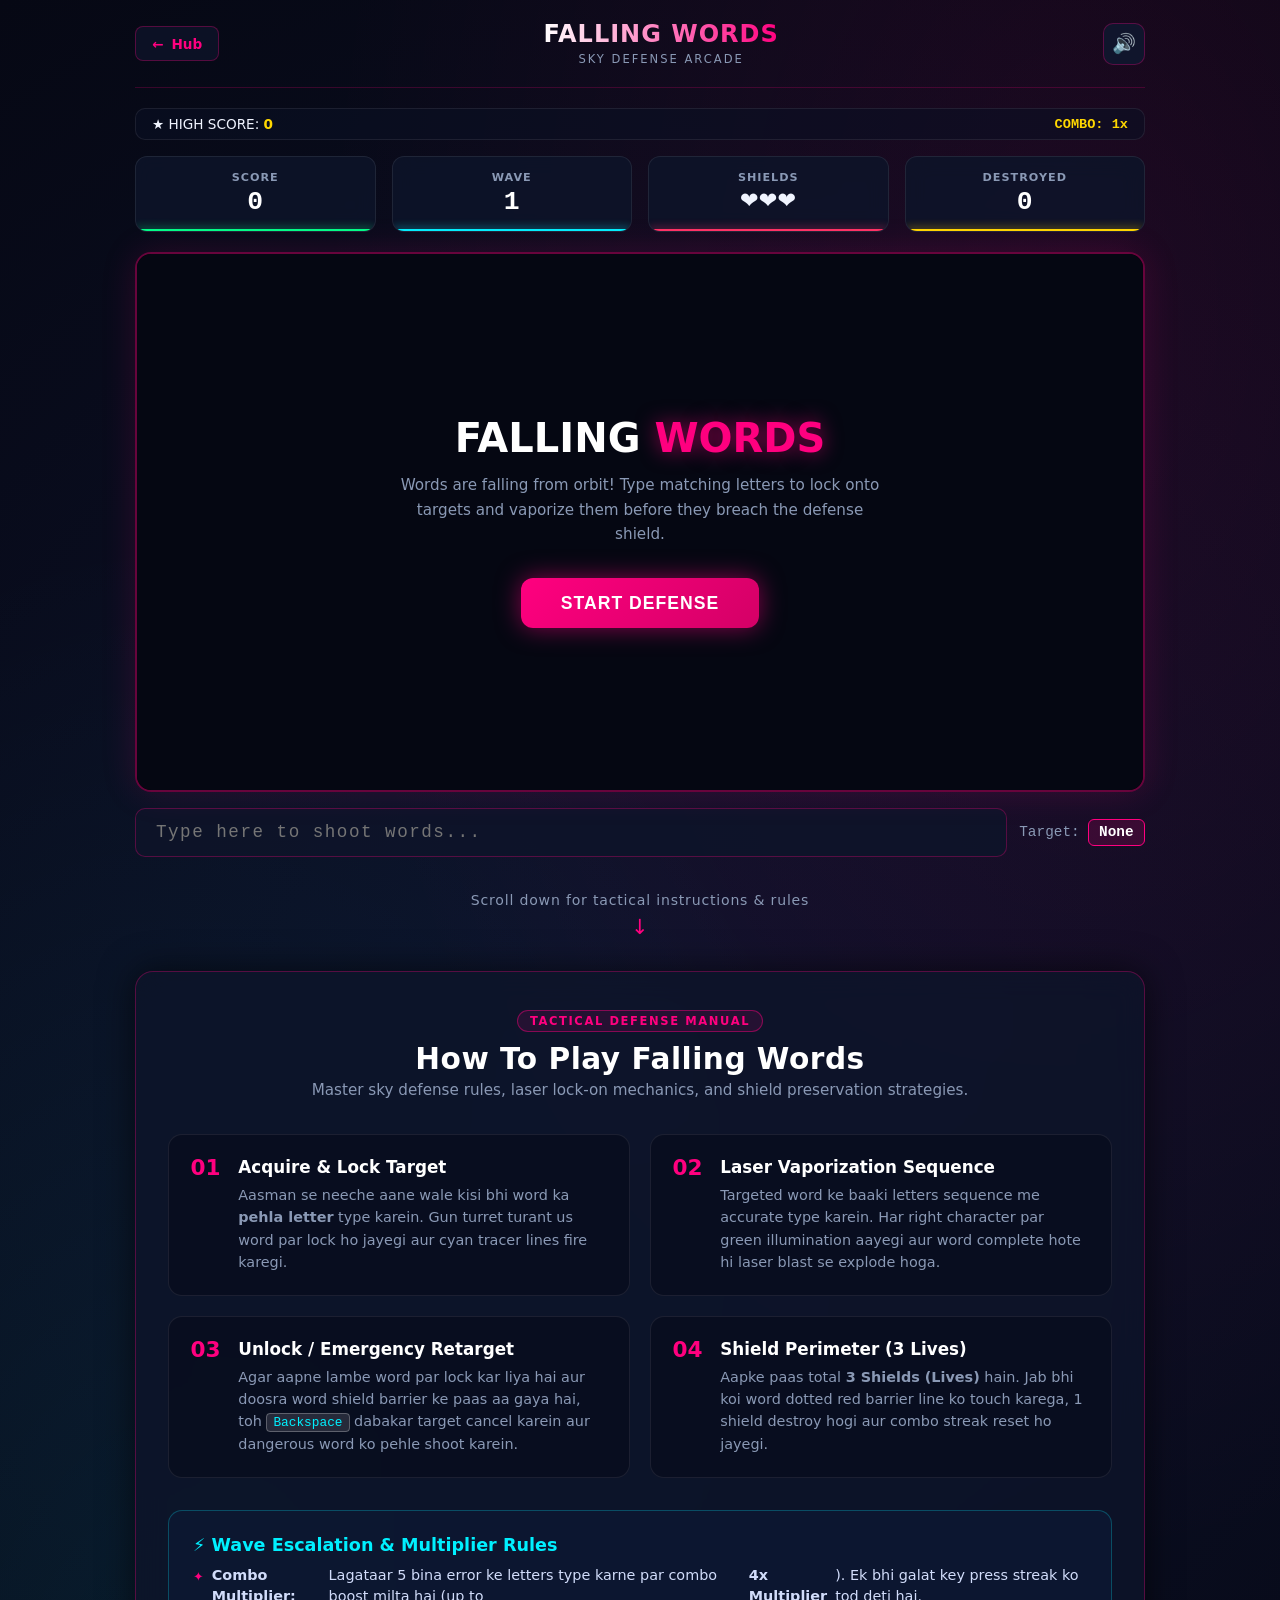
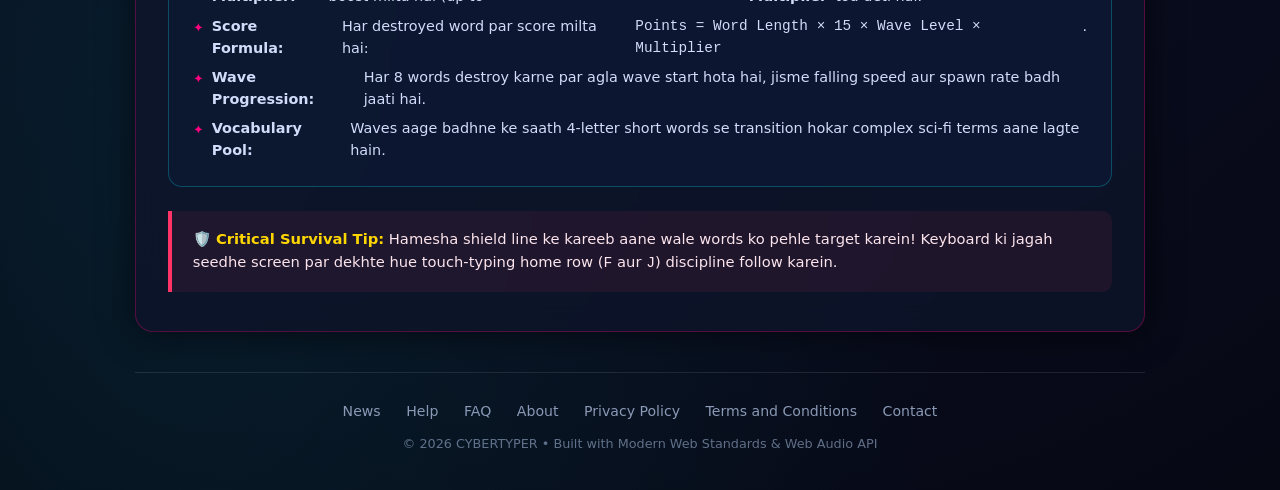
<file: games/falling-words.html>
<!DOCTYPE html>
<html lang="en">
<head>
  <meta charset="UTF-8">
  <meta name="viewport" content="width=device-width, initial-scale=1.0">
  <title>Falling Words // CYBERTYPER</title>
  <link rel="icon" type="image/svg+xml" href="data:image/svg+xml,<svg xmlns='http://www.w3.org/2000/svg' viewBox='0 0 100 100'><text y='.9em' font-size='90'>🌧️</text></svg>">
  <style>
    :root {
      --bg-deep: #060814;
      --bg-card: rgba(14, 20, 42, 0.85);
      --border-neon: rgba(255, 0, 127, 0.3);
      --cyan-glow: #00f0ff;
      --magenta-glow: #ff007f;
      --emerald-glow: #00ff88;
      --danger-glow: #ff3366;
      --gold-glow: #ffd700;
      --text-main: #f0f4ff;
      --text-muted: #8a99b5;
      --font-main: 'Segoe UI', system-ui, -apple-system, Roboto, Arial, sans-serif;
      --font-mono: 'Cascadia Code', 'Fira Code', Consolas, monospace;
    }

    * {
      box-sizing: border-box;
      margin: 0;
      padding: 0;
      -webkit-tap-highlight-color: transparent;
    }

    body {
      background-color: var(--bg-deep);
      background-image: 
        radial-gradient(ellipse at 85% 15%, rgba(255, 0, 127, 0.09) 0%, transparent 50%),
        radial-gradient(ellipse at 15% 85%, rgba(0, 240, 255, 0.08) 0%, transparent 50%),
        radial-gradient(circle at 50% 50%, #0d122b 0%, var(--bg-deep) 100%);
      color: var(--text-main);
      font-family: var(--font-main);
      min-height: 100vh;
      display: flex;
      flex-direction: column;
      overflow-x: hidden;
      user-select: none;
    }

    .container {
      width: 100%;
      max-width: 1050px;
      margin: 0 auto;
      padding: 1.25rem 1.25rem 2.5rem;
      display: flex;
      flex-direction: column;
      flex: 1;
    }

    /* Header */
    .game-header {
      display: flex;
      align-items: center;
      justify-content: space-between;
      padding-bottom: 1.25rem;
      border-bottom: 1px solid rgba(255, 0, 127, 0.2);
      margin-bottom: 1.25rem;
    }

    .back-btn {
      display: inline-flex;
      align-items: center;
      gap: 0.5rem;
      padding: 0.55rem 1rem;
      border-radius: 8px;
      background: rgba(14, 20, 42, 0.8);
      border: 1px solid var(--border-neon);
      color: var(--magenta-glow);
      text-decoration: none;
      font-weight: 600;
      font-size: 0.85rem;
      transition: all 0.2s ease;
    }

    .back-btn:hover {
      background: var(--magenta-glow);
      color: #fff;
      box-shadow: 0 0 15px rgba(255, 0, 127, 0.4);
    }

    .game-title-badge {
      text-align: center;
    }

    .game-title-badge h1 {
      font-size: 1.5rem;
      font-weight: 800;
      letter-spacing: 1px;
      background: linear-gradient(90deg, #fff, var(--magenta-glow));
      -webkit-background-clip: text;
      -webkit-text-fill-color: transparent;
    }

    .game-title-badge span {
      font-size: 0.72rem;
      color: var(--text-muted);
      letter-spacing: 2px;
      text-transform: uppercase;
    }

    .sound-toggle-btn {
      width: 42px;
      height: 42px;
      border-radius: 10px;
      background: rgba(16, 24, 48, 0.85);
      border: 1px solid var(--border-neon);
      color: var(--text-main);
      font-size: 1.2rem;
      cursor: pointer;
      display: flex;
      align-items: center;
      justify-content: center;
      transition: all 0.2s ease;
    }

    .sound-toggle-btn:hover {
      border-color: var(--magenta-glow);
      box-shadow: 0 0 15px rgba(255, 0, 127, 0.4);
    }

    .sound-toggle-btn.muted {
      border-color: rgba(255, 51, 102, 0.4);
      color: var(--danger-glow);
    }

    /* Top Strip: High Score & Multiplier */
    .top-info-bar {
      display: flex;
      justify-content: space-between;
      align-items: center;
      background: rgba(10, 16, 36, 0.6);
      border: 1px solid rgba(255, 255, 255, 0.08);
      border-radius: 10px;
      padding: 0.45rem 1rem;
      margin-bottom: 1rem;
      font-size: 0.85rem;
    }

    .combo-badge {
      color: var(--gold-glow);
      font-family: var(--font-mono);
      font-weight: 800;
    }

    /* HUD Bar */
    .hud-bar {
      display: grid;
      grid-template-columns: repeat(4, 1fr);
      gap: 1rem;
      margin-bottom: 1.25rem;
    }

    .stat-card {
      background: var(--bg-card);
      border: 1px solid rgba(255, 255, 255, 0.08);
      border-radius: 12px;
      padding: 0.85rem 1rem;
      text-align: center;
      position: relative;
      overflow: hidden;
      backdrop-filter: blur(10px);
    }

    .stat-card::after {
      content: '';
      position: absolute;
      bottom: 0;
      left: 0;
      right: 0;
      height: 2px;
      background: var(--card-color, var(--magenta-glow));
      box-shadow: 0 0 10px var(--card-color, var(--magenta-glow));
    }

    .stat-card.score { --card-color: var(--emerald-glow); }
    .stat-card.wave { --card-color: var(--cyan-glow); }
    .stat-card.lives { --card-color: var(--danger-glow); }
    .stat-card.streak { --card-color: var(--gold-glow); }

    .stat-label {
      font-size: 0.7rem;
      font-weight: 700;
      color: var(--text-muted);
      text-transform: uppercase;
      letter-spacing: 1px;
      margin-bottom: 0.2rem;
    }

    .stat-value {
      font-size: 1.65rem;
      font-weight: 800;
      font-family: var(--font-mono);
      color: #fff;
    }

    .hearts-container {
      display: inline-flex;
      gap: 0.35rem;
      font-size: 1.4rem;
    }

    /* Canvas Wrap */
    .canvas-wrap {
      position: relative;
      width: 100%;
      height: 540px;
      background: #04060f;
      border: 2px solid rgba(255, 0, 127, 0.4);
      border-radius: 16px;
      overflow: hidden;
      box-shadow: 0 0 35px rgba(255, 0, 127, 0.15), inset 0 0 40px rgba(0, 0, 0, 0.8);
      cursor: crosshair;
    }

    canvas {
      display: block;
      width: 100%;
      height: 100%;
    }

    /* Overlay Screens */
    .canvas-overlay {
      position: absolute;
      inset: 0;
      background: rgba(6, 8, 20, 0.88);
      backdrop-filter: blur(12px);
      display: flex;
      flex-direction: column;
      align-items: center;
      justify-content: center;
      z-index: 10;
      padding: 1.5rem;
      text-align: center;
      transition: opacity 0.25s ease;
    }

    .canvas-overlay.hidden {
      opacity: 0;
      pointer-events: none;
    }

    .overlay-title {
      font-size: 2.5rem;
      font-weight: 900;
      color: #fff;
      margin-bottom: 0.75rem;
    }

    .overlay-title span {
      color: var(--magenta-glow);
      text-shadow: 0 0 20px rgba(255, 0, 127, 0.6);
    }

    .overlay-instructions {
      max-width: 480px;
      font-size: 0.95rem;
      color: var(--text-muted);
      line-height: 1.6;
      margin-bottom: 2rem;
    }

    .btn-play {
      background: linear-gradient(135deg, var(--magenta-glow), #d40066);
      color: #ffffff;
      border: none;
      padding: 0.9rem 2.5rem;
      border-radius: 12px;
      font-size: 1.1rem;
      font-weight: 800;
      letter-spacing: 1px;
      cursor: pointer;
      box-shadow: 0 0 25px rgba(255, 0, 127, 0.5);
      transition: all 0.2s ease;
      text-transform: uppercase;
    }

    .btn-play:hover {
      transform: scale(1.05);
      box-shadow: 0 0 35px rgba(255, 0, 127, 0.8);
    }

    /* Mobile typing field */
    .mobile-input-bar {
      margin-top: 1rem;
      display: flex;
      gap: 0.75rem;
      align-items: center;
    }

    .mobile-typing-field {
      flex: 1;
      background: rgba(14, 20, 42, 0.9);
      border: 1px solid var(--border-neon);
      border-radius: 10px;
      padding: 0.85rem 1.25rem;
      font-family: var(--font-mono);
      font-size: 1.1rem;
      color: var(--cyan-glow);
      outline: none;
      letter-spacing: 1.5px;
    }

    .mobile-typing-field:focus {
      border-color: var(--cyan-glow);
      box-shadow: 0 0 15px rgba(0, 240, 255, 0.3);
    }

    .target-preview {
      font-family: var(--font-mono);
      font-size: 0.9rem;
      color: var(--text-muted);
      display: flex;
      align-items: center;
      gap: 0.5rem;
    }

    .target-word-badge {
      padding: 0.3rem 0.65rem;
      border-radius: 6px;
      background: rgba(255, 0, 127, 0.15);
      border: 1px solid var(--magenta-glow);
      color: #fff;
      font-weight: 700;
    }

    /* ==========================================================================
       SCROLL DOWN: DETAILED INSTRUCTION MANUAL & RULES SECTION
       ========================================================================== */
    .scroll-hint-bar {
      text-align: center;
      margin: 2.2rem 0 1rem;
      color: var(--text-muted);
      font-size: 0.88rem;
      letter-spacing: 0.8px;
      display: flex;
      flex-direction: column;
      align-items: center;
      gap: 0.4rem;
    }

    .scroll-hint-arrow {
      color: var(--magenta-glow);
      font-size: 1.3rem;
      animation: pulseDown 1.8s infinite ease-in-out;
    }

    @keyframes pulseDown {
      0%, 100% { transform: translateY(0); opacity: 0.5; }
      50% { transform: translateY(6px); opacity: 1; }
    }

    .how-to-play-section {
      margin-top: 1rem;
      margin-bottom: 2.5rem;
      background: var(--bg-card);
      border: 1px solid var(--border-neon);
      border-radius: 18px;
      padding: 2.4rem 2rem;
      box-shadow: 0 0 35px rgba(0, 0, 0, 0.6);
      backdrop-filter: blur(14px);
    }

    .htp-title-box {
      text-align: center;
      margin-bottom: 2.2rem;
    }

    .htp-tag {
      display: inline-block;
      font-size: 0.72rem;
      font-weight: 800;
      letter-spacing: 1.6px;
      text-transform: uppercase;
      color: var(--magenta-glow);
      border: 1px solid rgba(255, 0, 127, 0.45);
      background: rgba(255, 0, 127, 0.1);
      padding: 3px 12px;
      border-radius: 20px;
      margin-bottom: 0.6rem;
    }

    .htp-title-box h2 {
      font-size: 1.85rem;
      font-weight: 900;
      color: #fff;
      letter-spacing: 0.5px;
    }

    .htp-title-box p {
      color: var(--text-muted);
      font-size: 0.95rem;
      margin-top: 0.35rem;
    }

    .htp-grid-detailed {
      display: grid;
      grid-template-columns: repeat(2, 1fr);
      gap: 1.25rem;
      margin-bottom: 2rem;
    }

    .htp-card {
      background: rgba(8, 12, 30, 0.75);
      border: 1px solid rgba(255, 255, 255, 0.08);
      border-radius: 14px;
      padding: 1.35rem;
      display: flex;
      gap: 1.1rem;
      transition: all 0.2s ease;
    }

    .htp-card:hover {
      border-color: var(--magenta-glow);
      transform: translateY(-2px);
    }

    .htp-card-num {
      font-size: 1.35rem;
      font-weight: 900;
      color: var(--magenta-glow);
      line-height: 1;
    }

    .htp-card-body h3 {
      font-size: 1.05rem;
      color: #fff;
      margin-bottom: 0.45rem;
    }

    .htp-card-body p {
      font-size: 0.9rem;
      color: var(--text-muted);
      line-height: 1.55;
    }

    .htp-card-body kbd {
      background: rgba(255, 255, 255, 0.12);
      border: 1px solid rgba(255, 255, 255, 0.25);
      border-radius: 4px;
      padding: 1px 6px;
      font-size: 0.8rem;
      color: var(--cyan-glow);
    }

    .htp-detail-banner {
      background: rgba(14, 24, 52, 0.75);
      border: 1px solid rgba(0, 240, 255, 0.25);
      border-radius: 14px;
      padding: 1.5rem;
      margin-bottom: 1.5rem;
    }

    .htp-detail-banner h4 {
      color: var(--cyan-glow);
      font-size: 1.1rem;
      margin-bottom: 0.6rem;
      display: flex;
      align-items: center;
      gap: 0.5rem;
    }

    .htp-detail-banner ul {
      list-style: none;
      padding-left: 0;
      margin: 0;
      display: flex;
      flex-direction: column;
      gap: 0.5rem;
    }

    .htp-detail-banner li {
      font-size: 0.9rem;
      color: #d1dcfa;
      line-height: 1.5;
      display: flex;
      align-items: flex-start;
      gap: 0.5rem;
    }

    .htp-detail-banner li::before {
      content: '✦';
      color: var(--magenta-glow);
      font-size: 0.8rem;
      margin-top: 2px;
    }

    .htp-tip-banner {
      background: rgba(255, 51, 102, 0.08);
      border-left: 4px solid var(--danger-glow);
      padding: 1.1rem 1.3rem;
      border-radius: 0 10px 10px 0;
      font-size: 0.92rem;
      color: #fce4ec;
      line-height: 1.55;
    }

    .htp-tip-banner strong {
      color: var(--gold-glow);
    }

    /* Site Footer */
    .site-footer {
      border-top: 1px solid rgba(255, 255, 255, 0.1);
      padding-top: 1.75rem;
      text-align: center;
    }

    .footer-nav {
      list-style: none;
      display: flex;
      flex-wrap: wrap;
      justify-content: center;
      gap: 0.85rem 1.6rem;
      margin-bottom: 1rem;
      padding: 0;
    }

    .footer-nav a {
      color: var(--text-muted);
      text-decoration: none;
      font-size: 0.88rem;
      transition: color 0.2s;
    }

    .footer-nav a:hover {
      color: var(--magenta-glow);
    }

    .footer-copy {
      color: rgba(155, 176, 209, 0.6);
      font-size: 0.8rem;
    }

    @media (max-width: 650px) {
      .hud-bar { grid-template-columns: repeat(2, 1fr); }
      .canvas-wrap { height: 420px; }
      .overlay-title { font-size: 1.85rem; }
      .htp-grid-detailed { grid-template-columns: 1fr; }
    }
  </style>
</head>
<body>
  <div class="container">
    <header class="game-header">
      <a href="../index.html" class="back-btn"><span>←</span> Hub</a>
      <div class="game-title-badge">
        <h1>FALLING WORDS</h1>
        <span>Sky Defense Arcade</span>
      </div>
      <button id="soundToggle" class="sound-toggle-btn" aria-label="Toggle Sound">
        <span id="soundIcon">🔊</span>
      </button>
    </header>

    <div class="top-info-bar">
      <div>★ HIGH SCORE: <span id="hudHighScore" style="color:var(--gold-glow); font-weight:800;">0</span></div>
      <div class="combo-badge" id="hudCombo">COMBO: 1x</div>
    </div>

    <div class="hud-bar">
      <div class="stat-card score">
        <div class="stat-label">Score</div>
        <div class="stat-value" id="hudScore">0</div>
      </div>
      <div class="stat-card wave">
        <div class="stat-label">Wave</div>
        <div class="stat-value" id="hudLevel">1</div>
      </div>
      <div class="stat-card lives">
        <div class="stat-label">Shields</div>
        <div class="hearts-container" id="hudLives">❤️❤️❤️</div>
      </div>
      <div class="stat-card streak">
        <div class="stat-label">Destroyed</div>
        <div class="stat-value" id="hudDestroyed">0</div>
      </div>
    </div>

    <div class="canvas-wrap" id="canvasWrap">
      <canvas id="gameCanvas"></canvas>

      <div class="canvas-overlay" id="startOverlay">
        <h2 class="overlay-title" id="overlayHeading">FALLING <span>WORDS</span></h2>
        <p class="overlay-instructions" id="overlayText">
          Words are falling from orbit! Type matching letters to lock onto targets and vaporize them before they breach the defense shield.
        </p>
        <button class="btn-play" id="startBtn">START DEFENSE</button>
      </div>
    </div>

    <div class="mobile-input-bar">
      <input 
        type="text" 
        id="mobileKeyInput" 
        class="mobile-typing-field" 
        placeholder="Type here to shoot words..." 
        autocomplete="off" 
        autocapitalize="off" 
        spellcheck="false"
      >
      <div class="target-preview" id="targetPreview">
        <span>Target:</span>
        <span class="target-word-badge" id="targetBadge">None</span>
      </div>
    </div>

    <div class="scroll-hint-bar">
      <span>Scroll down for tactical instructions & rules</span>
      <div class="scroll-hint-arrow">↓</div>
    </div>

    <section class="how-to-play-section">
      <div class="htp-title-box">
        <span class="htp-tag">TACTICAL DEFENSE MANUAL</span>
        <h2>How To Play Falling Words</h2>
        <p>Master sky defense rules, laser lock-on mechanics, and shield preservation strategies.</p>
      </div>

      <div class="htp-grid-detailed">
        <div class="htp-card">
          <div class="htp-card-num">01</div>
          <div class="htp-card-body">
            <h3>Acquire & Lock Target</h3>
            <p>Aasman se neeche aane wale kisi bhi word ka <strong>pehla letter</strong> type karein. Gun turret turant us word par lock ho jayegi aur cyan tracer lines fire karegi.</p>
          </div>
        </div>

        <div class="htp-card">
          <div class="htp-card-num">02</div>
          <div class="htp-card-body">
            <h3>Laser Vaporization Sequence</h3>
            <p>Targeted word ke baaki letters sequence me accurate type karein. Har right character par green illumination aayegi aur word complete hote hi laser blast se explode hoga.</p>
          </div>
        </div>

        <div class="htp-card">
          <div class="htp-card-num">03</div>
          <div class="htp-card-body">
            <h3>Unlock / Emergency Retarget</h3>
            <p>Agar aapne lambe word par lock kar liya hai aur doosra word shield barrier ke paas aa gaya hai, toh <kbd>Backspace</kbd> dabakar target cancel karein aur dangerous word ko pehle shoot karein.</p>
          </div>
        </div>

        <div class="htp-card">
          <div class="htp-card-num">04</div>
          <div class="htp-card-body">
            <h3>Shield Perimeter (3 Lives)</h3>
            <p>Aapke paas total <strong>3 Shields (Lives)</strong> hain. Jab bhi koi word dotted red barrier line ko touch karega, 1 shield destroy hogi aur combo streak reset ho jayegi.</p>
          </div>
        </div>
      </div>

      <div class="htp-detail-banner">
        <h4>⚡ Wave Escalation & Multiplier Rules</h4>
        <ul>
          <li><strong>Combo Multiplier:</strong> Lagataar 5 bina error ke letters type karne par combo boost milta hai (up to <strong>4x Multiplier</strong>). Ek bhi galat key press streak ko tod deti hai.</li>
          <li><strong>Score Formula:</strong> Har destroyed word par score milta hai: <code>Points = Word Length × 15 × Wave Level × Multiplier</code>.</li>
          <li><strong>Wave Progression:</strong> Har 8 words destroy karne par agla wave start hota hai, jisme falling speed aur spawn rate badh jaati hai.</li>
          <li><strong>Vocabulary Pool:</strong> Waves aage badhne ke saath 4-letter short words se transition hokar complex sci-fi terms aane lagte hain.</li>
        </ul>
      </div>

      <div class="htp-tip-banner">
        <strong>🛡️ Critical Survival Tip:</strong> Hamesha shield line ke kareeb aane wale words ko pehle target karein! Keyboard ki jagah seedhe screen par dekhte hue touch-typing home row (<kbd>F</kbd> aur <kbd>J</kbd>) discipline follow karein.
      </div>
    </section>

    <footer class="site-footer">
      <ul class="footer-nav">
        <li><a href="../pages/content.html">News</a></li>
        <li><a href="../pages/help.html">Help</a></li>
        <li><a href="../pages/faq.html">FAQ</a></li>
        <li><a href="../pages/about.html">About</a></li>
        <li><a href="../pages/privacy.html">Privacy Policy</a></li>
        <li><a href="../pages/terms.html">Terms and Conditions</a></li>
        <li><a href="../pages/contact.html">Contact</a></li>
      </ul>
      <div class="footer-copy">© 2026 CYBERTYPER • Built with Modern Web Standards & Web Audio API</div>
    </footer>
  </div>

  <script>
    /* ==========================================================================
       1. WEB AUDIO API SYNTHESIS (LEAK FREE WITH TIMEOUT DISCONNECT)
       ========================================================================== */
    window.audioCtx = null;
    window.isMuted = localStorage.getItem('typing_site_sound_muted') === 'true';

    const soundToggle = document.getElementById('soundToggle');
    const soundIcon = document.getElementById('soundIcon');

    function updateSoundUI() {
      soundIcon.textContent = window.isMuted ? '🔇' : '🔊';
      soundToggle.classList.toggle('muted', window.isMuted);
    }
    updateSoundUI();

    function getAudioContext() {
      if (!window.audioCtx) {
        const AudioCtx = window.AudioContext || window.webkitAudioContext;
        if (AudioCtx) window.audioCtx = new AudioCtx();
      }
      if (window.audioCtx && window.audioCtx.state === 'suspended') {
        window.audioCtx.resume();
      }
      return window.audioCtx;
    }

    soundToggle.addEventListener('click', (e) => {
      e.stopPropagation();
      window.isMuted = !window.isMuted;
      localStorage.setItem('typing_site_sound_muted', window.isMuted);
      updateSoundUI();
      if (!window.isMuted) playLetterBlip();
    });

    function playTone(freq, duration, type = 'sine', volume = 0.05) {
      if (window.isMuted) return;
      try {
        const ctx = getAudioContext();
        if (!ctx) return;
        const osc = ctx.createOscillator();
        const gain = ctx.createGain();
        osc.type = type;
        osc.frequency.setValueAtTime(freq, ctx.currentTime);
        gain.gain.setValueAtTime(volume, ctx.currentTime);
        gain.gain.exponentialRampToValueAtTime(0.0001, ctx.currentTime + duration);
        osc.connect(gain);
        gain.connect(ctx.destination);
        osc.start();
        osc.stop(ctx.currentTime + duration);

        setTimeout(() => {
          try { osc.disconnect(); gain.disconnect(); } catch (_) {}
        }, (duration * 1000) + 40);
      } catch (e) {}
    }

    const playLetterBlip = () => playTone(650, 0.035, 'sine', 0.06);
    const playWrongKey = () => playTone(120, 0.06, 'sawtooth', 0.08);

    function playWordDestroyed() {
      if (window.isMuted) return;
      playTone(400, 0.08, 'sine', 0.1);
      setTimeout(() => playTone(800, 0.08, 'sine', 0.12), 40);
    }

    function playLifeLost() {
      if (window.isMuted) return;
      playTone(220, 0.25, 'sawtooth', 0.15);
    }

    function playLevelUp() {
      if (window.isMuted) return;
      [523.25, 659.25, 783.99].forEach((f, i) => {
        setTimeout(() => playTone(f, 0.12, 'sine', 0.1), i * 90);
      });
    }

    function playGameOver() {
      if (window.isMuted) return;
      [350, 280, 200].forEach((f, i) => {
        setTimeout(() => playTone(f, 0.18, 'sawtooth', 0.12), i * 140);
      });
    }

    /* ==========================================================================
       2. VOCABULARY POOLS
       ========================================================================== */
    const WORD_POOLS = {
      short: [
        "code", "star", "neon", "laser", "grid", "rain", "moon", "ship", "beam", "byte",
        "dark", "glow", "orbit", "solar", "pulse", "cyber", "wave", "data", "fire", "warp"
      ],
      medium: [
        "matrix", "vector", "galaxy", "rocket", "plasma", "shield", "proton", "sensor",
        "binary", "cosmic", "meteor", "nebula", "flight", "portal", "system", "engine"
      ],
      long: [
        "interstellar", "supernova", "algorithm", "hyperdrive", "telemetry", "propulsion",
        "gravitation", "astronomy", "atmosphere", "satellite", "nanotech", "cybernetic"
      ]
    };

    /* ==========================================================================
       3. ENGINE & CANVAS MECHANICS
       ========================================================================== */
    const canvas = document.getElementById('gameCanvas');
    const ctx = canvas.getContext('2d');
    const startOverlay = document.getElementById('startOverlay');
    const overlayHeading = document.getElementById('overlayHeading');
    const overlayText = document.getElementById('overlayText');
    const startBtn = document.getElementById('startBtn');
    const mobileKeyInput = document.getElementById('mobileKeyInput');
    const targetBadge = document.getElementById('targetBadge');

    const hudScore = document.getElementById('hudScore');
    const hudLevel = document.getElementById('hudLevel');
    const hudLives = document.getElementById('hudLives');
    const hudDestroyed = document.getElementById('hudDestroyed');
    const hudHighScore = document.getElementById('hudHighScore');
    const hudCombo = document.getElementById('hudCombo');

    let highScore = parseInt(localStorage.getItem('cyber_falling_high') || '0', 10);
    hudHighScore.textContent = highScore;

    let isPlaying = false;
    let score = 0;
    let level = 1;
    let lives = 3;
    let wordsDestroyed = 0;
    let comboStreak = 0;
    let words = [];
    let particles = [];
    let floatingTexts = [];
    let lasers = [];
    let lastSpawnTime = 0;
    let spawnInterval = 2300;
    let targetedWord = null;
    let animationFrameId = null;
    let dangerLineY = 0;
    let lastFrameTime = performance.now();

    function resizeCanvas() {
      const wrap = document.getElementById('canvasWrap');
      canvas.width = wrap.clientWidth;
      canvas.height = wrap.clientHeight;
      dangerLineY = canvas.height - 45;
    }
    window.addEventListener('resize', resizeCanvas);
    resizeCanvas();

    class Word {
      constructor(text, speed) {
        this.text = text;
        this.typed = 0;
        this.speed = speed;
        ctx.font = 'bold 18px "Segoe UI", sans-serif';
        this.width = ctx.measureText(text).width + 28;
        this.height = 34;
        this.x = Math.random() * (canvas.width - this.width - 40) + 20;
        this.y = -35;
        this.isTargeted = false;
        this.shake = 0;
      }

      update(delta) {
        this.y += this.speed * (delta / 16);
        if (this.shake > 0) this.shake -= 0.6;
      }

      draw() {
        ctx.save();
        const drawX = this.x + (this.shake > 0 ? (Math.random() - 0.5) * 6 : 0);
        const drawY = this.y;

        ctx.font = 'bold 18px "Segoe UI", sans-serif';
        const txtWidth = ctx.measureText(this.text).width;
        const pillWidth = txtWidth + 24;
        const pillHeight = 34;

        ctx.fillStyle = this.isTargeted ? 'rgba(30, 14, 46, 0.95)' : 'rgba(12, 16, 36, 0.9)';
        ctx.strokeStyle = this.isTargeted ? '#00f0ff' : 'rgba(255, 0, 127, 0.6)';
        ctx.lineWidth = this.isTargeted ? 2.5 : 1.2;
        ctx.shadowBlur = this.isTargeted ? 16 : 6;
        ctx.shadowColor = this.isTargeted ? '#00f0ff' : 'rgba(255, 0, 127, 0.5)';

        ctx.beginPath();
        if (ctx.roundRect) {
          ctx.roundRect(drawX, drawY, pillWidth, pillHeight, 8);
        } else {
          ctx.rect(drawX, drawY, pillWidth, pillHeight);
        }
        ctx.fill();
        ctx.stroke();

        let currentX = drawX + 12;
        const textY = drawY + 23;

        for (let i = 0; i < this.text.length; i++) {
          const char = this.text[i];
          const charW = ctx.measureText(char).width;

          if (i < this.typed) {
            ctx.fillStyle = '#00ff88';
            ctx.shadowColor = '#00ff88';
            ctx.shadowBlur = 8;
          } else if (this.isTargeted && i === this.typed) {
            ctx.fillStyle = '#00f0ff';
            ctx.shadowColor = '#00f0ff';
            ctx.shadowBlur = 10;
          } else {
            ctx.fillStyle = '#f0f4ff';
            ctx.shadowBlur = 0;
          }

          ctx.fillText(char, currentX, textY);
          currentX += charW;
        }

        ctx.restore();
      }
    }

    class LaserBeam {
      constructor(targetX, targetY) {
        this.startX = canvas.width / 2;
        this.startY = dangerLineY;
        this.targetX = targetX;
        this.targetY = targetY;
        this.alpha = 1;
      }
      update() {
        this.alpha -= 0.12;
      }
      draw() {
        ctx.save();
        ctx.globalAlpha = Math.max(0, this.alpha);
        ctx.strokeStyle = '#00f0ff';
        ctx.shadowColor = '#00f0ff';
        ctx.shadowBlur = 12;
        ctx.lineWidth = 3;
        ctx.beginPath();
        ctx.moveTo(this.startX, this.startY);
        ctx.lineTo(this.targetX, this.targetY);
        ctx.stroke();
        ctx.restore();
      }
    }

    class Particle {
      constructor(x, y, color) {
        this.x = x;
        this.y = y;
        this.vx = (Math.random() - 0.5) * 8;
        this.vy = (Math.random() - 0.5) * 8;
        this.radius = Math.random() * 3 + 1.5;
        this.color = color || '#00f0ff';
        this.alpha = 1;
        this.decay = Math.random() * 0.03 + 0.02;
      }
      update() {
        this.x += this.vx;
        this.y += this.vy;
        this.alpha -= this.decay;
      }
      draw() {
        ctx.save();
        ctx.globalAlpha = Math.max(0, this.alpha);
        ctx.fillStyle = this.color;
        ctx.shadowColor = this.color;
        ctx.shadowBlur = 8;
        ctx.beginPath();
        ctx.arc(this.x, this.y, this.radius, 0, Math.PI * 2);
        ctx.fill();
        ctx.restore();
      }
    }

    class FloatingText {
      constructor(text, x, y, color) {
        this.text = text;
        this.x = x;
        this.y = y;
        this.color = color || '#00ff88';
        this.alpha = 1;
        this.vy = -1.5;
      }
      update() {
        this.y += this.vy;
        this.alpha -= 0.025;
      }
      draw() {
        ctx.save();
        ctx.globalAlpha = Math.max(0, this.alpha);
        ctx.font = 'bold 16px "Segoe UI", sans-serif';
        ctx.fillStyle = this.color;
        ctx.shadowColor = this.color;
        ctx.shadowBlur = 8;
        ctx.fillText(this.text, this.x, this.y);
        ctx.restore();
      }
    }

    function createExplosion(x, y) {
      for (let i = 0; i < 25; i++) {
        const col = Math.random() > 0.5 ? '#ff007f' : '#00f0ff';
        particles.push(new Particle(x, y, col));
      }
    }

    function spawnWord() {
      let pool = WORD_POOLS.short;
      if (level === 2 || level === 3) pool = WORD_POOLS.medium;
      if (level >= 4) pool = Math.random() > 0.5 ? WORD_POOLS.long : WORD_POOLS.medium;

      const wordStr = pool[Math.floor(Math.random() * pool.length)];
      if (words.some(w => w.text === wordStr)) return;

      const baseSpeed = 0.55 + (level * 0.16);
      const speed = baseSpeed + (Math.random() * 0.25);
      words.push(new Word(wordStr, speed));
    }

    function handleInputKey(key) {
      if (!isPlaying || !key || key.length !== 1) return;
      const char = key.toLowerCase();

      if (targetedWord) {
        const nextChar = targetedWord.text[targetedWord.typed].toLowerCase();
        if (char === nextChar) {
          targetedWord.typed++;
          comboStreak++;
          playLetterBlip();

          lasers.push(new LaserBeam(targetedWord.x + (targetedWord.typed * 14), targetedWord.y + 16));
          particles.push(new Particle(targetedWord.x + (targetedWord.typed * 14), targetedWord.y + 16, '#00f0ff'));

          if (targetedWord.typed === targetedWord.text.length) {
            const multiplier = Math.min(4, Math.floor(comboStreak / 5) + 1);
            const pts = targetedWord.text.length * 15 * level * multiplier;
            score += pts;
            wordsDestroyed++;

            floatingTexts.push(new FloatingText(`+${pts}`, targetedWord.x + 20, targetedWord.y, '#00ff88'));
            createExplosion(targetedWord.x + 35, targetedWord.y + 16);
            playWordDestroyed();

            words = words.filter(w => w !== targetedWord);
            targetedWord = null;
            updateTargetUI();
            checkLevelProgression();
          }
        } else {
          targetedWord.shake = 8;
          comboStreak = 0;
          playWrongKey();
        }
      } else {
        const candidates = words.filter(w => w.text[0].toLowerCase() === char);
        if (candidates.length > 0) {
          candidates.sort((a, b) => b.y - a.y);
          targetedWord = candidates[0];
          targetedWord.isTargeted = true;
          targetedWord.typed = 1;
          comboStreak++;
          playLetterBlip();

          lasers.push(new LaserBeam(targetedWord.x + 14, targetedWord.y + 16));
          particles.push(new Particle(targetedWord.x + 14, targetedWord.y + 16, '#00f0ff'));
          updateTargetUI();

          if (targetedWord.text.length === 1) {
            score += 15 * level;
            wordsDestroyed++;
            playWordDestroyed();
            createExplosion(targetedWord.x + 20, targetedWord.y + 16);
            words = words.filter(w => w !== targetedWord);
            targetedWord = null;
            updateTargetUI();
            checkLevelProgression();
          }
        } else {
          comboStreak = 0;
          playWrongKey();
        }
      }
      updateHUD();
    }

    function checkLevelProgression() {
      const threshold = level * 8;
      if (wordsDestroyed >= threshold) {
        level++;
        spawnInterval = Math.max(850, 2400 - (level * 220));
        playLevelUp();
        floatingTexts.push(new FloatingText(`WAVE ${level}!`, canvas.width / 2 - 50, canvas.height / 2, '#ffd700'));
      }
    }

    function updateTargetUI() {
      if (targetedWord) {
        targetBadge.textContent = targetedWord.text.toUpperCase();
        targetBadge.style.color = '#00f0ff';
        targetBadge.style.borderColor = '#00f0ff';
      } else {
        targetBadge.textContent = 'None';
        targetBadge.style.color = '#8a99b5';
        targetBadge.style.borderColor = 'rgba(255, 0, 127, 0.4)';
      }
    }

    function updateHUD() {
      hudScore.textContent = score;
      hudLevel.textContent = level;
      hudDestroyed.textContent = wordsDestroyed;

      const mult = Math.min(4, Math.floor(comboStreak / 5) + 1);
      hudCombo.textContent = `COMBO: ${mult}x`;

      let hearts = '';
      for (let i = 0; i < 3; i++) hearts += i < lives ? '❤️' : '🖤';
      hudLives.textContent = hearts;

      if (score > highScore) {
        highScore = score;
        localStorage.setItem('cyber_falling_high', highScore);
        hudHighScore.textContent = highScore;
      }
    }

    function startGame() {
      score = 0;
      level = 1;
      lives = 3;
      wordsDestroyed = 0;
      comboStreak = 0;
      words = [];
      particles = [];
      floatingTexts = [];
      lasers = [];
      targetedWord = null;
      spawnInterval = 2300;
      lastSpawnTime = performance.now();
      isPlaying = true;

      updateHUD();
      updateTargetUI();
      startOverlay.classList.add('hidden');
      mobileKeyInput.value = '';
      mobileKeyInput.focus();

      if (animationFrameId) cancelAnimationFrame(animationFrameId);
      lastFrameTime = performance.now();
      gameLoop(performance.now());
    }

    function endGame() {
      isPlaying = false;
      playGameOver();

      overlayHeading.innerHTML = `DEFENSE <span>BREACHED</span>`;
      overlayText.innerHTML = `Shields collapsed!<br>Score: <strong>${score}</strong> | High Score: <strong>${highScore}</strong> | Destroyed: <strong>${wordsDestroyed}</strong>`;
      startBtn.textContent = 'DEFEND AGAIN';
      startOverlay.classList.remove('hidden');
    }

    function gameLoop(timestamp) {
      const delta = Math.min(50, timestamp - lastFrameTime);
      lastFrameTime = timestamp;

      ctx.clearRect(0, 0, canvas.width, canvas.height);

      // Defense Barrier Line
      ctx.save();
      ctx.strokeStyle = 'rgba(255, 51, 102, 0.6)';
      ctx.lineWidth = 2;
      ctx.setLineDash([8, 6]);
      ctx.beginPath();
      ctx.moveTo(0, dangerLineY);
      ctx.lineTo(canvas.width, dangerLineY);
      ctx.stroke();

      ctx.font = 'bold 11px "Segoe UI", sans-serif';
      ctx.fillStyle = '#ff3366';
      ctx.fillText('SHIELD BARRIER', 16, dangerLineY - 8);
      ctx.restore();

      if (isPlaying) {
        if (timestamp - lastSpawnTime > spawnInterval) {
          spawnWord();
          lastSpawnTime = timestamp;
        }

        for (let i = words.length - 1; i >= 0; i--) {
          const w = words[i];
          w.update(delta);
          w.draw();

          if (w.y + w.height >= dangerLineY) {
            lives--;
            comboStreak = 0;
            playLifeLost();
            floatingTexts.push(new FloatingText('SHIELD DAMAGED!', w.x, dangerLineY - 20, '#ff3366'));

            if (targetedWord === w) {
              targetedWord = null;
              updateTargetUI();
            }
            words.splice(i, 1);
            updateHUD();

            if (lives <= 0) {
              endGame();
              return;
            }
          }
        }
      }

      // Lasers
      for (let i = lasers.length - 1; i >= 0; i--) {
        const l = lasers[i];
        l.update();
        l.draw();
        if (l.alpha <= 0) lasers.splice(i, 1);
      }

      // Particles
      for (let i = particles.length - 1; i >= 0; i--) {
        const p = particles[i];
        p.update();
        p.draw();
        if (p.alpha <= 0) particles.splice(i, 1);
      }

      // Floating text
      for (let i = floatingTexts.length - 1; i >= 0; i--) {
        const ft = floatingTexts[i];
        ft.update();
        ft.draw();
        if (ft.alpha <= 0) floatingTexts.splice(i, 1);
      }

      if (isPlaying) {
        animationFrameId = requestAnimationFrame(gameLoop);
      }
    }

    // Keyboard listener
    window.addEventListener('keydown', (e) => {
      if (!isPlaying) return;
      if (e.key === 'Backspace' && targetedWord) {
        e.preventDefault();
        targetedWord.isTargeted = false;
        targetedWord.typed = 0;
        targetedWord = null;
        updateTargetUI();
        return;
      }
      if (e.key.length === 1 && !e.ctrlKey && !e.altKey && !e.metaKey) {
        handleInputKey(e.key);
      }
    });

    mobileKeyInput.addEventListener('input', () => {
      const val = mobileKeyInput.value;
      if (val.length > 0) {
        handleInputKey(val[val.length - 1]);
        mobileKeyInput.value = '';
      }
    });

    document.getElementById('canvasWrap').addEventListener('click', () => {
      if (isPlaying) mobileKeyInput.focus();
    });

    startBtn.addEventListener('click', startGame);

    // Tab switch pause protection
    document.addEventListener('visibilitychange', () => {
      if (document.hidden && isPlaying) {
        lastFrameTime = performance.now();
      }
    });
  </script>
</body>
</html>
</file>
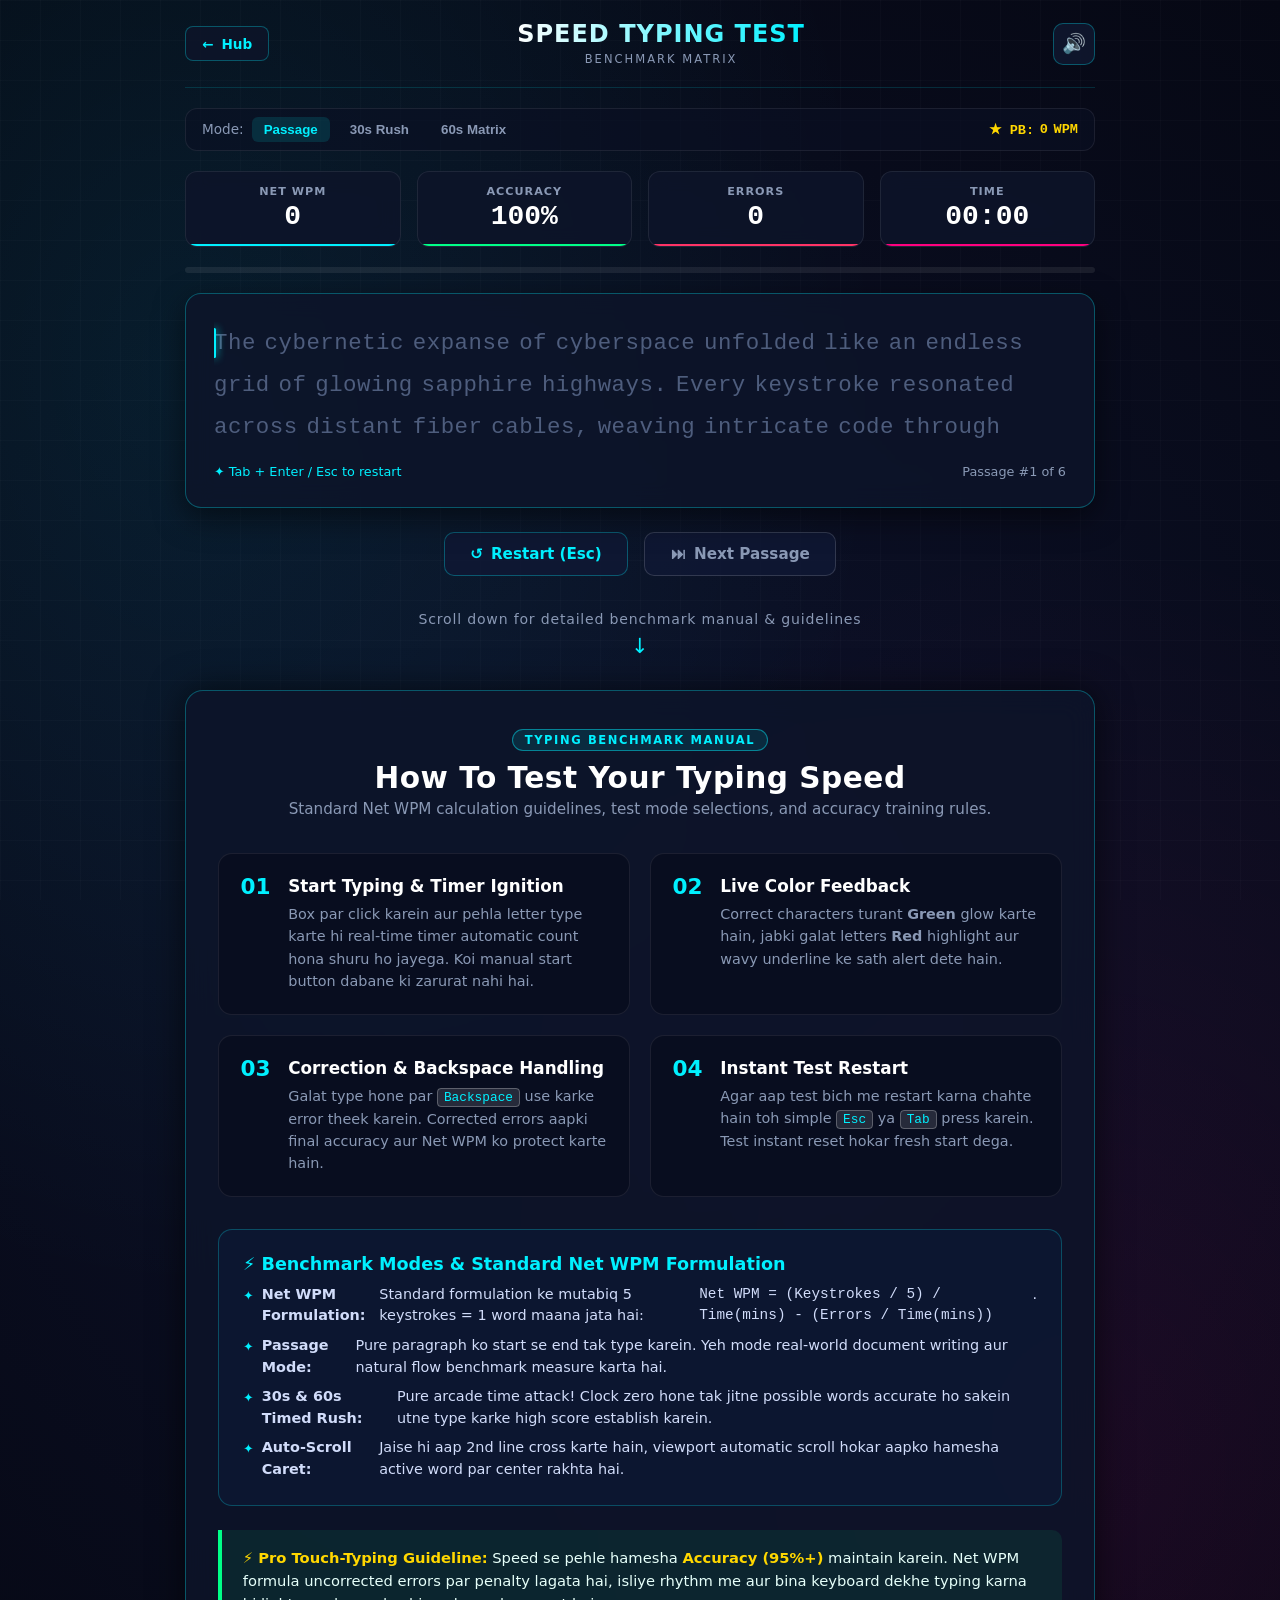
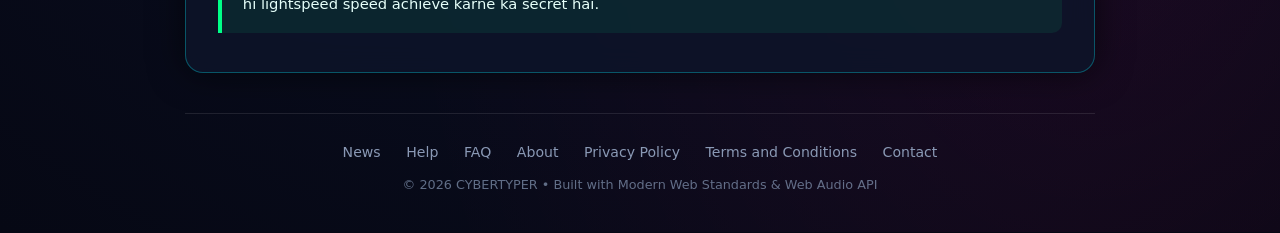
<file: games/speed-test.html>
<!DOCTYPE html>
<html lang="en">
<head>
  <meta charset="UTF-8">
  <meta name="viewport" content="width=device-width, initial-scale=1.0">
  <title>Speed Typing Test // CYBERTYPER</title>
  <link rel="icon" type="image/svg+xml" href="data:image/svg+xml,<svg xmlns='http://www.w3.org/2000/svg' viewBox='0 0 100 100'><text y='.9em' font-size='90'>⚡</text></svg>">
  <style>
    :root {
      --bg-deep: #060814;
      --bg-card: rgba(14, 20, 42, 0.85);
      --border-neon: rgba(0, 240, 255, 0.3);
      --cyan-glow: #00f0ff;
      --magenta-glow: #ff007f;
      --emerald-glow: #00ff88;
      --danger-glow: #ff3366;
      --gold-glow: #ffd700;
      --text-main: #f0f4ff;
      --text-muted: #8a99b5;
      --font-main: 'Segoe UI', system-ui, -apple-system, sans-serif;
      --font-mono: 'Cascadia Code', 'Fira Code', Consolas, monospace;
    }

    * {
      box-sizing: border-box;
      margin: 0;
      padding: 0;
      -webkit-tap-highlight-color: transparent;
    }

    body {
      background-color: var(--bg-deep);
      background-image: 
        radial-gradient(ellipse at 15% 20%, rgba(0, 240, 255, 0.08) 0%, transparent 45%),
        radial-gradient(ellipse at 85% 80%, rgba(255, 0, 127, 0.08) 0%, transparent 45%),
        radial-gradient(circle at 50% 50%, #0d122b 0%, var(--bg-deep) 100%);
      color: var(--text-main);
      font-family: var(--font-main);
      min-height: 100vh;
      display: flex;
      flex-direction: column;
      position: relative;
      overflow-x: hidden;
    }

    .bg-grid {
      position: fixed;
      inset: 0;
      background-size: 40px 40px;
      background-image: 
        linear-gradient(to right, rgba(255, 255, 255, 0.02) 1px, transparent 1px),
        linear-gradient(to bottom, rgba(255, 255, 255, 0.02) 1px, transparent 1px);
      pointer-events: none;
      z-index: 0;
    }

    .container {
      width: 100%;
      max-width: 950px;
      margin: 0 auto;
      padding: 1.25rem 1.25rem 2.5rem;
      position: relative;
      z-index: 1;
      display: flex;
      flex-direction: column;
      flex: 1;
    }

    /* Header */
    .game-header {
      display: flex;
      align-items: center;
      justify-content: space-between;
      padding-bottom: 1.25rem;
      border-bottom: 1px solid rgba(0, 240, 255, 0.15);
      margin-bottom: 1.25rem;
    }

    .back-btn {
      display: inline-flex;
      align-items: center;
      gap: 0.5rem;
      padding: 0.55rem 1rem;
      border-radius: 8px;
      background: rgba(14, 20, 42, 0.8);
      border: 1px solid var(--border-neon);
      color: var(--cyan-glow);
      text-decoration: none;
      font-weight: 600;
      font-size: 0.85rem;
      transition: all 0.2s ease;
    }

    .back-btn:hover {
      background: var(--cyan-glow);
      color: #050811;
      box-shadow: 0 0 15px rgba(0, 240, 255, 0.4);
    }

    .game-title-badge {
      text-align: center;
    }

    .game-title-badge h1 {
      font-size: 1.5rem;
      font-weight: 800;
      letter-spacing: 1px;
      background: linear-gradient(90deg, #fff, var(--cyan-glow));
      -webkit-background-clip: text;
      -webkit-text-fill-color: transparent;
    }

    .game-title-badge span {
      font-size: 0.72rem;
      color: var(--text-muted);
      letter-spacing: 2px;
      text-transform: uppercase;
    }

    .sound-toggle-btn {
      width: 42px;
      height: 42px;
      border-radius: 10px;
      background: rgba(16, 24, 48, 0.85);
      border: 1px solid var(--border-neon);
      color: var(--text-main);
      font-size: 1.2rem;
      cursor: pointer;
      display: flex;
      align-items: center;
      justify-content: center;
      transition: all 0.2s ease;
    }

    /* Mode Selectors Bar */
    .mode-bar {
      display: flex;
      justify-content: space-between;
      align-items: center;
      background: rgba(10, 16, 36, 0.6);
      border: 1px solid rgba(255, 255, 255, 0.08);
      border-radius: 12px;
      padding: 0.5rem 1rem;
      margin-bottom: 1.25rem;
      font-size: 0.85rem;
    }

    .mode-group {
      display: flex;
      gap: 0.5rem;
      align-items: center;
    }

    .mode-btn {
      background: transparent;
      border: none;
      color: var(--text-muted);
      padding: 0.3rem 0.75rem;
      border-radius: 6px;
      cursor: pointer;
      font-weight: 700;
      transition: all 0.2s;
    }

    .mode-btn.active, .mode-btn:hover {
      color: var(--cyan-glow);
      background: rgba(0, 240, 255, 0.12);
    }

    .pb-pill {
      color: var(--gold-glow);
      font-family: var(--font-mono);
      font-weight: 700;
      display: flex;
      align-items: center;
      gap: 0.35rem;
    }

    /* HUD Bar */
    .hud-bar {
      display: grid;
      grid-template-columns: repeat(4, 1fr);
      gap: 1rem;
      margin-bottom: 1.25rem;
    }

    .stat-card {
      background: var(--bg-card);
      border: 1px solid rgba(255, 255, 255, 0.08);
      border-radius: 12px;
      padding: 0.85rem;
      text-align: center;
      position: relative;
      overflow: hidden;
      backdrop-filter: blur(10px);
    }

    .stat-card::after {
      content: '';
      position: absolute;
      bottom: 0;
      left: 0;
      right: 0;
      height: 2px;
      background: var(--card-color, var(--cyan-glow));
    }

    .stat-card.wpm { --card-color: var(--cyan-glow); }
    .stat-card.acc { --card-color: var(--emerald-glow); }
    .stat-card.err { --card-color: var(--danger-glow); }
    .stat-card.time { --card-color: var(--magenta-glow); }

    .stat-label {
      font-size: 0.7rem;
      font-weight: 700;
      color: var(--text-muted);
      text-transform: uppercase;
      letter-spacing: 1px;
      margin-bottom: 0.2rem;
    }

    .stat-value {
      font-size: 1.75rem;
      font-weight: 800;
      font-family: var(--font-mono);
      color: #fff;
    }

    .progress-track {
      width: 100%;
      height: 6px;
      background: rgba(255, 255, 255, 0.08);
      border-radius: 4px;
      margin-bottom: 1.25rem;
      overflow: hidden;
    }

    .progress-fill {
      height: 100%;
      width: 0%;
      background: linear-gradient(90deg, var(--cyan-glow), var(--emerald-glow));
      transition: width 0.15s ease-out;
    }

    /* Fixed Viewport with Native Smooth Scroll */
    .typing-arena {
      background: var(--bg-card);
      border: 1px solid var(--border-neon);
      border-radius: 16px;
      padding: 1.75rem;
      position: relative;
      backdrop-filter: blur(12px);
      box-shadow: 0 10px 30px rgba(0, 0, 0, 0.5);
      cursor: text;
      margin-bottom: 1.5rem;
      overflow: hidden;
    }

    .typing-arena.focused {
      border-color: var(--cyan-glow);
      box-shadow: 0 0 25px rgba(0, 240, 255, 0.25);
    }

    .text-display-wrapper {
      position: relative;
      height: 126px; /* 3 lines fixed: 42px * 3 */
      overflow: hidden;
      scroll-behavior: smooth;
    }

    .text-display {
      position: relative;
      font-family: var(--font-mono);
      font-size: 1.4rem;
      line-height: 42px;
      letter-spacing: 0.5px;
      user-select: none;
      display: flex;
      flex-wrap: wrap;
      align-content: flex-start;
    }

    .word {
      display: inline-flex;
      margin-right: 0.55rem;
      position: relative;
      white-space: nowrap;
    }

    .char {
      display: inline-block;
      position: relative;
      color: #4e5d7d;
      transition: color 0.08s ease;
    }

    .char.correct { color: var(--emerald-glow); }
    .char.wrong {
      color: var(--danger-glow);
      background-color: rgba(255, 51, 102, 0.25);
      text-decoration: underline wavy var(--danger-glow);
    }

    /* Stable Caret Attached Directly to Active Character */
    .char.current::before {
      content: '';
      position: absolute;
      left: -1px;
      top: 15%;
      bottom: 15%;
      width: 2.5px;
      background: var(--cyan-glow);
      box-shadow: 0 0 8px var(--cyan-glow);
      animation: caretPulse 0.9s infinite alternate;
      border-radius: 2px;
    }

    .char.current-end::after {
      content: '';
      position: absolute;
      right: -2px;
      top: 15%;
      bottom: 15%;
      width: 2.5px;
      background: var(--cyan-glow);
      box-shadow: 0 0 8px var(--cyan-glow);
      animation: caretPulse 0.9s infinite alternate;
      border-radius: 2px;
    }

    @keyframes caretPulse {
      0% { opacity: 1; }
      100% { opacity: 0; }
    }

    .hidden-input {
      position: absolute;
      top: 0;
      left: 0;
      width: 100%;
      height: 100%;
      opacity: 0;
      cursor: text;
      z-index: 5;
    }

    .focus-tip {
      margin-top: 1rem;
      font-size: 0.8rem;
      color: var(--text-muted);
      display: flex;
      align-items: center;
      justify-content: space-between;
    }

    .focus-badge {
      display: inline-flex;
      align-items: center;
      gap: 0.35rem;
      color: var(--cyan-glow);
    }

    .action-controls {
      display: flex;
      align-items: center;
      justify-content: center;
      gap: 1rem;
    }

    .btn-action {
      background: rgba(16, 24, 52, 0.85);
      border: 1px solid var(--border-neon);
      color: var(--cyan-glow);
      padding: 0.75rem 1.6rem;
      border-radius: 10px;
      font-family: var(--font-main);
      font-size: 0.95rem;
      font-weight: 700;
      cursor: pointer;
      display: inline-flex;
      align-items: center;
      gap: 0.5rem;
      transition: all 0.2s ease;
    }

    .btn-action:hover {
      background: var(--cyan-glow);
      color: #060814;
      box-shadow: 0 0 20px rgba(0, 240, 255, 0.4);
      transform: translateY(-2px);
    }

    .btn-action.btn-secondary {
      border-color: rgba(255, 255, 255, 0.15);
      color: var(--text-muted);
    }

    /* Modal */
    .modal-backdrop {
      position: fixed;
      inset: 0;
      background: rgba(6, 8, 20, 0.88);
      backdrop-filter: blur(16px);
      z-index: 100;
      display: flex;
      align-items: center;
      justify-content: center;
      padding: 1rem;
      opacity: 0;
      pointer-events: none;
      transition: opacity 0.3s ease;
    }

    .modal-backdrop.show {
      opacity: 1;
      pointer-events: auto;
    }

    .results-card {
      background: rgba(16, 24, 52, 0.95);
      border: 1px solid var(--cyan-glow);
      border-radius: 20px;
      width: 100%;
      max-width: 520px;
      padding: 2.25rem;
      text-align: center;
      box-shadow: 0 0 40px rgba(0, 240, 255, 0.35);
      transform: scale(0.92);
      transition: transform 0.3s ease;
    }

    .modal-backdrop.show .results-card { transform: scale(1); }

    .results-badge {
      display: inline-block;
      padding: 0.35rem 0.9rem;
      border-radius: 20px;
      background: rgba(0, 255, 136, 0.15);
      border: 1px solid var(--emerald-glow);
      color: var(--emerald-glow);
      font-size: 0.75rem;
      font-weight: 700;
      letter-spacing: 1.5px;
      text-transform: uppercase;
      margin-bottom: 1rem;
    }

    .results-hero-wpm {
      font-size: 4rem;
      font-weight: 900;
      font-family: var(--font-mono);
      color: var(--cyan-glow);
      text-shadow: 0 0 25px rgba(0, 240, 255, 0.6);
      line-height: 1;
    }

    .results-hero-label {
      font-size: 0.9rem;
      color: var(--text-muted);
      text-transform: uppercase;
      letter-spacing: 2px;
      margin-bottom: 1.5rem;
    }

    .results-grid {
      display: grid;
      grid-template-columns: repeat(4, 1fr);
      gap: 0.75rem;
      margin-bottom: 2rem;
    }

    .result-item {
      background: rgba(0, 0, 0, 0.35);
      border: 1px solid rgba(255, 255, 255, 0.08);
      border-radius: 12px;
      padding: 0.75rem 0.5rem;
    }

    .result-item .item-val {
      font-size: 1.3rem;
      font-weight: 800;
      font-family: var(--font-mono);
      color: #fff;
    }

    .result-item .item-lbl {
      font-size: 0.65rem;
      color: var(--text-muted);
      text-transform: uppercase;
      margin-top: 0.25rem;
    }

    .modal-btns {
      display: flex;
      gap: 1rem;
      justify-content: center;
    }

    /* ==========================================================================
       SCROLL DOWN: DETAILED INSTRUCTION MANUAL & RULES SECTION
       ========================================================================== */
    .scroll-hint-bar {
      text-align: center;
      margin: 2.2rem 0 1rem;
      color: var(--text-muted);
      font-size: 0.88rem;
      letter-spacing: 0.8px;
      display: flex;
      flex-direction: column;
      align-items: center;
      gap: 0.4rem;
    }

    .scroll-hint-arrow {
      color: var(--cyan-glow);
      font-size: 1.3rem;
      animation: pulseDown 1.8s infinite ease-in-out;
    }

    @keyframes pulseDown {
      0%, 100% { transform: translateY(0); opacity: 0.5; }
      50% { transform: translateY(6px); opacity: 1; }
    }

    .how-to-play-section {
      margin-top: 1rem;
      margin-bottom: 2.5rem;
      background: var(--bg-card);
      border: 1px solid var(--border-neon);
      border-radius: 18px;
      padding: 2.4rem 2rem;
      box-shadow: 0 0 35px rgba(0, 0, 0, 0.6);
      backdrop-filter: blur(14px);
    }

    .htp-title-box {
      text-align: center;
      margin-bottom: 2.2rem;
    }

    .htp-tag {
      display: inline-block;
      font-size: 0.72rem;
      font-weight: 800;
      letter-spacing: 1.6px;
      text-transform: uppercase;
      color: var(--cyan-glow);
      border: 1px solid rgba(0, 240, 255, 0.45);
      background: rgba(0, 240, 255, 0.1);
      padding: 3px 12px;
      border-radius: 20px;
      margin-bottom: 0.6rem;
    }

    .htp-title-box h2 {
      font-size: 1.85rem;
      font-weight: 900;
      color: #fff;
      letter-spacing: 0.5px;
    }

    .htp-title-box p {
      color: var(--text-muted);
      font-size: 0.95rem;
      margin-top: 0.35rem;
    }

    .htp-grid-detailed {
      display: grid;
      grid-template-columns: repeat(2, 1fr);
      gap: 1.25rem;
      margin-bottom: 2rem;
    }

    .htp-card {
      background: rgba(8, 12, 30, 0.75);
      border: 1px solid rgba(255, 255, 255, 0.08);
      border-radius: 14px;
      padding: 1.35rem;
      display: flex;
      gap: 1.1rem;
      transition: all 0.2s ease;
    }

    .htp-card:hover {
      border-color: var(--cyan-glow);
      transform: translateY(-2px);
    }

    .htp-card-num {
      font-size: 1.35rem;
      font-weight: 900;
      color: var(--cyan-glow);
      line-height: 1;
    }

    .htp-card-body h3 {
      font-size: 1.05rem;
      color: #fff;
      margin-bottom: 0.45rem;
    }

    .htp-card-body p {
      font-size: 0.9rem;
      color: var(--text-muted);
      line-height: 1.55;
    }

    .htp-card-body kbd {
      background: rgba(255, 255, 255, 0.12);
      border: 1px solid rgba(255, 255, 255, 0.25);
      border-radius: 4px;
      padding: 1px 6px;
      font-size: 0.8rem;
      color: var(--cyan-glow);
    }

    .htp-detail-banner {
      background: rgba(14, 24, 52, 0.75);
      border: 1px solid rgba(0, 240, 255, 0.25);
      border-radius: 14px;
      padding: 1.5rem;
      margin-bottom: 1.5rem;
    }

    .htp-detail-banner h4 {
      color: var(--cyan-glow);
      font-size: 1.1rem;
      margin-bottom: 0.6rem;
      display: flex;
      align-items: center;
      gap: 0.5rem;
    }

    .htp-detail-banner ul {
      list-style: none;
      padding-left: 0;
      margin: 0;
      display: flex;
      flex-direction: column;
      gap: 0.5rem;
    }

    .htp-detail-banner li {
      font-size: 0.9rem;
      color: #d1dcfa;
      line-height: 1.5;
      display: flex;
      align-items: flex-start;
      gap: 0.5rem;
    }

    .htp-detail-banner li::before {
      content: '✦';
      color: var(--cyan-glow);
      font-size: 0.8rem;
      margin-top: 2px;
    }

    .htp-tip-banner {
      background: rgba(0, 255, 136, 0.08);
      border-left: 4px solid var(--emerald-glow);
      padding: 1.1rem 1.3rem;
      border-radius: 0 10px 10px 0;
      font-size: 0.92rem;
      color: #e6fffa;
      line-height: 1.55;
    }

    .htp-tip-banner strong {
      color: var(--gold-glow);
    }

    /* Site Footer */
    .site-footer {
      border-top: 1px solid rgba(255, 255, 255, 0.1);
      padding-top: 1.75rem;
      text-align: center;
    }

    .footer-nav {
      list-style: none;
      display: flex;
      flex-wrap: wrap;
      justify-content: center;
      gap: 0.85rem 1.6rem;
      margin-bottom: 1rem;
      padding: 0;
    }

    .footer-nav a {
      color: var(--text-muted);
      text-decoration: none;
      font-size: 0.88rem;
      transition: color 0.2s;
    }

    .footer-nav a:hover {
      color: var(--cyan-glow);
    }

    .footer-copy {
      color: rgba(155, 176, 209, 0.6);
      font-size: 0.8rem;
    }

    @media (max-width: 650px) {
      .hud-bar { grid-template-columns: repeat(2, 1fr); }
      .results-grid { grid-template-columns: repeat(2, 1fr); }
      .text-display { font-size: 1.15rem; }
      .mode-bar { flex-direction: column; gap: 0.5rem; align-items: flex-start; }
      .htp-grid-detailed { grid-template-columns: 1fr; }
    }
  </style>
</head>
<body>
  <div class="bg-grid"></div>

  <div class="container">
    <header class="game-header">
      <a href="../index.html" class="back-btn"><span>←</span> Hub</a>
      <div class="game-title-badge">
        <h1>SPEED TYPING TEST</h1>
        <span>Benchmark Matrix</span>
      </div>
      <button id="soundToggle" class="sound-toggle-btn" aria-label="Toggle Sound">
        <span id="soundIcon">🔊</span>
      </button>
    </header>

    <!-- Mode Selector & PB tracker -->
    <div class="mode-bar">
      <div class="mode-group">
        <span style="color:var(--text-muted);">Mode:</span>
        <button class="mode-btn active" data-mode="passage">Passage</button>
        <button class="mode-btn" data-mode="30">30s Rush</button>
        <button class="mode-btn" data-mode="60">60s Matrix</button>
      </div>
      <div class="pb-pill">
        <span>★ PB:</span>
        <span id="personalBest">0</span> WPM
      </div>
    </div>

    <!-- HUD -->
    <div class="hud-bar">
      <div class="stat-card wpm">
        <div class="stat-label">Net WPM</div>
        <div class="stat-value" id="hudWpm">0</div>
      </div>
      <div class="stat-card acc">
        <div class="stat-label">Accuracy</div>
        <div class="stat-value" id="hudAcc">100%</div>
      </div>
      <div class="stat-card err">
        <div class="stat-label">Errors</div>
        <div class="stat-value" id="hudErr">0</div>
      </div>
      <div class="stat-card time">
        <div class="stat-label">Time</div>
        <div class="stat-value" id="hudTime">00:00</div>
      </div>
    </div>

    <div class="progress-track">
      <div class="progress-fill" id="progressFill"></div>
    </div>

    <!-- Main Arena -->
    <div class="typing-arena" id="typingArena">
      <input type="text" id="mobileInput" class="hidden-input" autocomplete="off" autocapitalize="off" spellcheck="false">

      <div class="text-display-wrapper" id="displayWrapper">
        <div class="text-display" id="textDisplay"></div>
      </div>

      <div class="focus-tip">
        <span class="focus-badge">✦ Tab + Enter / Esc to restart</span>
        <span id="passageNum">Passage #1</span>
      </div>
    </div>

    <div class="action-controls">
      <button id="restartBtn" class="btn-action"><span>↺</span> Restart (Esc)</button>
      <button id="nextPassageBtn" class="btn-action btn-secondary"><span>⏭</span> Next Passage</button>
    </div>

    <!-- Scroll Down Indicator -->
    <div class="scroll-hint-bar">
      <span>Scroll down for detailed benchmark manual & guidelines</span>
      <div class="scroll-hint-arrow">↓</div>
    </div>

    <!-- ==========================================================================
         DETAILED INSTRUCTIONS & BENCHMARK MANUAL (SCROLL DOWN AREA)
         ========================================================================== -->
    <section class="how-to-play-section">
      <div class="htp-title-box">
        <span class="htp-tag">TYPING BENCHMARK MANUAL</span>
        <h2>How To Test Your Typing Speed</h2>
        <p>Standard Net WPM calculation guidelines, test mode selections, and accuracy training rules.</p>
      </div>

      <!-- Core 4 Steps Grid -->
      <div class="htp-grid-detailed">
        <div class="htp-card">
          <div class="htp-card-num">01</div>
          <div class="htp-card-body">
            <h3>Start Typing & Timer Ignition</h3>
            <p>Box par click karein aur pehla letter type karte hi real-time timer automatic count hona shuru ho jayega. Koi manual start button dabane ki zarurat nahi hai.</p>
          </div>
        </div>

        <div class="htp-card">
          <div class="htp-card-num">02</div>
          <div class="htp-card-body">
            <h3>Live Color Feedback</h3>
            <p>Correct characters turant <strong>Green</strong> glow karte hain, jabki galat letters <strong>Red</strong> highlight aur wavy underline ke sath alert dete hain.</p>
          </div>
        </div>

        <div class="htp-card">
          <div class="htp-card-num">03</div>
          <div class="htp-card-body">
            <h3>Correction & Backspace Handling</h3>
            <p>Galat type hone par <kbd>Backspace</kbd> use karke error theek karein. Corrected errors aapki final accuracy aur Net WPM ko protect karte hain.</p>
          </div>
        </div>

        <div class="htp-card">
          <div class="htp-card-num">04</div>
          <div class="htp-card-body">
            <h3>Instant Test Restart</h3>
            <p>Agar aap test bich me restart karna chahte hain toh simple <kbd>Esc</kbd> ya <kbd>Tab</kbd> press karein. Test instant reset hokar fresh start dega.</p>
          </div>
        </div>
      </div>

      <!-- Benchmark Modes & Net WPM Formulation -->
      <div class="htp-detail-banner">
        <h4>⚡ Benchmark Modes & Standard Net WPM Formulation</h4>
        <ul>
          <li><strong>Net WPM Formulation:</strong> Standard formulation ke mutabiq 5 keystrokes = 1 word maana jata hai: <code>Net WPM = (Keystrokes / 5) / Time(mins) - (Errors / Time(mins))</code>.</li>
          <li><strong>Passage Mode:</strong> Pure paragraph ko start se end tak type karein. Yeh mode real-world document writing aur natural flow benchmark measure karta hai.</li>
          <li><strong>30s & 60s Timed Rush:</strong> Pure arcade time attack! Clock zero hone tak jitne possible words accurate ho sakein utne type karke high score establish karein.</li>
          <li><strong>Auto-Scroll Caret:</strong> Jaise hi aap 2nd line cross karte hain, viewport automatic scroll hokar aapko hamesha active word par center rakhta hai.</li>
        </ul>
      </div>

      <!-- Pro Tips Banner -->
      <div class="htp-tip-banner">
        <strong>⚡ Pro Touch-Typing Guideline:</strong> Speed se pehle hamesha <strong>Accuracy (95%+)</strong> maintain karein. Net WPM formula uncorrected errors par penalty lagata hai, isliye rhythm me aur bina keyboard dekhe typing karna hi lightspeed speed achieve karne ka secret hai.
      </div>
    </section>

    <!-- Footer Area (Mandatory Compliance Links) -->
    <footer class="site-footer">
      <ul class="footer-nav">
        <li><a href="../pages/content.html">News</a></li>
        <li><a href="../pages/help.html">Help</a></li>
        <li><a href="../pages/faq.html">FAQ</a></li>
        <li><a href="../pages/about.html">About</a></li>
        <li><a href="../pages/privacy.html">Privacy Policy</a></li>
        <li><a href="../pages/terms.html">Terms and Conditions</a></li>
        <li><a href="../pages/contact.html">Contact</a></li>
      </ul>
      <div class="footer-copy">© 2026 CYBERTYPER • Built with Modern Web Standards & Web Audio API</div>
    </footer>
  </div>

  <!-- Modal -->
  <div class="modal-backdrop" id="resultsModal">
    <div class="results-card">
      <div class="results-badge" id="modalBadge">✦ Test Complete ✦</div>
      <div class="results-hero-wpm" id="resWpm">0</div>
      <div class="results-hero-label">Net Words Per Minute</div>

      <div class="results-grid">
        <div class="result-item">
          <div class="item-val" id="resRaw" style="color: var(--cyan-glow);">0</div>
          <div class="item-lbl">Raw WPM</div>
        </div>
        <div class="result-item">
          <div class="item-val" id="resAcc" style="color: var(--emerald-glow);">0%</div>
          <div class="item-lbl">Accuracy</div>
        </div>
        <div class="result-item">
          <div class="item-val" id="resErr" style="color: var(--danger-glow);">0</div>
          <div class="item-lbl">Errors</div>
        </div>
        <div class="result-item">
          <div class="item-val" id="resTime" style="color: var(--magenta-glow);">0s</div>
          <div class="item-lbl">Duration</div>
        </div>
      </div>

      <div class="modal-btns">
        <button id="modalAgainBtn" class="btn-action"><span>↺</span> Try Again</button>
        <button id="modalNextBtn" class="btn-action btn-secondary"><span>⏭</span> Next Passage</button>
      </div>
    </div>
  </div>

  <script>
    /* 1. AUDIO SYNTHESIS ENGINE (CLEAN DISCONNECT) */
    window.audioCtx = null;
    window.isMuted = localStorage.getItem('typing_site_sound_muted') === 'true';

    const soundToggle = document.getElementById('soundToggle');
    const soundIcon = document.getElementById('soundIcon');

    function updateSoundUI() {
      soundIcon.textContent = window.isMuted ? '🔇' : '🔊';
      soundToggle.classList.toggle('muted', window.isMuted);
    }
    updateSoundUI();

    function getAudioContext() {
      if (!window.audioCtx) {
        const AudioCtx = window.AudioContext || window.webkitAudioContext;
        if (AudioCtx) window.audioCtx = new AudioCtx();
      }
      if (window.audioCtx && window.audioCtx.state === 'suspended') window.audioCtx.resume();
      return window.audioCtx;
    }

    ['click', 'keydown', 'touchstart'].forEach(evt => {
      window.addEventListener(evt, () => {
        if (window.audioCtx && window.audioCtx.state === 'suspended') window.audioCtx.resume();
      }, { once: false });
    });

    soundToggle.addEventListener('click', (e) => {
      e.stopPropagation();
      window.isMuted = !window.isMuted;
      localStorage.setItem('typing_site_sound_muted', window.isMuted);
      updateSoundUI();
    });

    function playTone(freq, duration, type = 'sine', volume = 0.05) {
      if (window.isMuted) return;
      try {
        const ctx = getAudioContext();
        if (!ctx) return;
        const osc = ctx.createOscillator();
        const gain = ctx.createGain();
        osc.type = type;
        osc.frequency.setValueAtTime(freq, ctx.currentTime);
        gain.gain.setValueAtTime(volume, ctx.currentTime);
        gain.gain.exponentialRampToValueAtTime(0.0001, ctx.currentTime + duration);
        osc.connect(gain);
        gain.connect(ctx.destination);
        osc.start();
        osc.stop(ctx.currentTime + duration);
        setTimeout(() => {
          try { osc.disconnect(); gain.disconnect(); } catch (_) {}
        }, (duration * 1000) + 50);
      } catch (e) {}
    }

    const playCorrectSound = () => playTone(820, 0.02, 'sine', 0.04);
    const playWrongSound = () => playTone(140, 0.07, 'square', 0.06);
    const playBackspaceSound = () => playTone(360, 0.03, 'triangle', 0.03);

    function playCompleteChime() {
      if (window.isMuted) return;
      [523.25, 659.25, 783.99].forEach((freq, i) => {
        setTimeout(() => playTone(freq, 0.18, 'sine', 0.1), i * 140);
      });
    }

    /* 2. PASSAGES */
    const PASSAGES = [
      "The cybernetic expanse of cyberspace unfolded like an endless grid of glowing sapphire highways. Every keystroke resonated across distant fiber cables, weaving intricate code through dark electronic nebulae.",
      "In the silent vacuum of deep orbit, automated communication satellites ping each other with laser precision. Data packets traverse billions of kilometers across solar systems, unlocking the frontiers of human civilization.",
      "Programming is not merely writing commands for a machine; it is the deliberate art of sculpting thought into executable reality. Clean logic and elegant algorithms transform complex puzzles into seamless user experiences.",
      "The mechanical keyboard clicked with sharp rhythmic cadence. Beneath the tactile switches, gold-plated contacts translated finger pressure into binary sequences faster than the blink of a human eye.",
      "Artificial intelligence models process colossal datasets in parallel matrix multiplications. Neural layers learn subtle semantic nuances, synthesizing language, music, and art from raw mathematical weights.",
      "Quantum computers manipulate subatomic qubits capable of existing in superposition. When harnessed properly, their entangled states solve algorithmic challenges that would paralyze classical supercomputers for centuries."
    ];

    /* 3. CORE LOGIC */
    let testMode = 'passage';
    let currentPassageIndex = 0;
    let targetText = "";
    let currentIndex = 0;
    let charList = [];
    let errorCount = 0;
    let uncorrectedErrors = 0;
    let totalTypedKeystrokes = 0;
    let isTestActive = false;
    let isTestFinished = false;
    let startTime = null;
    let timerInterval = null;
    let countdownRemaining = 30;

    const displayWrapper = document.getElementById('displayWrapper');
    const textDisplay = document.getElementById('textDisplay');
    const mobileInput = document.getElementById('mobileInput');
    const typingArena = document.getElementById('typingArena');
    const passageNumEl = document.getElementById('passageNum');
    const hudWpm = document.getElementById('hudWpm');
    const hudAcc = document.getElementById('hudAcc');
    const hudErr = document.getElementById('hudErr');
    const hudTime = document.getElementById('hudTime');
    const progressFill = document.getElementById('progressFill');
    const personalBestEl = document.getElementById('personalBest');

    const resultsModal = document.getElementById('resultsModal');
    const resWpm = document.getElementById('resWpm');
    const resRaw = document.getElementById('resRaw');
    const resAcc = document.getElementById('resAcc');
    const resErr = document.getElementById('resErr');
    const resTime = document.getElementById('resTime');
    const modalBadge = document.getElementById('modalBadge');

    let personalBest = parseInt(localStorage.getItem('cyber_typer_pb') || '0', 10);
    personalBestEl.textContent = personalBest;

    function loadPassage(index) {
      currentPassageIndex = (index + PASSAGES.length) % PASSAGES.length;
      targetText = PASSAGES[currentPassageIndex];
      passageNumEl.textContent = `Passage #${currentPassageIndex + 1} of ${PASSAGES.length}`;
      resetTestState();
    }

    function resetTestState() {
      clearInterval(timerInterval);
      timerInterval = null;
      isTestActive = false;
      isTestFinished = false;
      startTime = null;
      currentIndex = 0;
      errorCount = 0;
      uncorrectedErrors = 0;
      totalTypedKeystrokes = 0;

      if (testMode === '30') countdownRemaining = 30;
      if (testMode === '60') countdownRemaining = 60;

      hudWpm.textContent = '0';
      hudAcc.textContent = '100%';
      hudErr.textContent = '0';
      hudTime.textContent = (testMode === 'passage') ? '00:00' : `${countdownRemaining}s`;
      progressFill.style.width = '0%';
      resultsModal.classList.remove('show');

      renderPassage();
      mobileInput.value = '';
      mobileInput.focus();
    }

    function renderPassage() {
      textDisplay.innerHTML = '';
      displayWrapper.scrollTop = 0;
      charList = [];

      const words = targetText.split(' ');
      words.forEach((w, wIdx) => {
        const wordDiv = document.createElement('div');
        wordDiv.className = 'word';

        for (let i = 0; i < w.length; i++) {
          const span = document.createElement('span');
          span.className = 'char';
          span.textContent = w[i];
          wordDiv.appendChild(span);
          charList.push(span);
        }

        if (wIdx < words.length - 1) {
          const spaceSpan = document.createElement('span');
          spaceSpan.className = 'char';
          spaceSpan.textContent = ' ';
          wordDiv.appendChild(spaceSpan);
          charList.push(spaceSpan);
        }

        textDisplay.appendChild(wordDiv);
      });

      updateActiveCaret();
    }

    function updateActiveCaret() {
      charList.forEach(c => c.classList.remove('current', 'current-end'));

      if (currentIndex < charList.length) {
        const currentSpan = charList[currentIndex];
        currentSpan.classList.add('current');

        const currentWord = currentSpan.closest('.word');
        if (currentWord) {
          const wordTop = currentWord.offsetTop;
          const lineHeight = 42;

          if (wordTop > lineHeight) {
            displayWrapper.scrollTop = wordTop - lineHeight;
          } else {
            displayWrapper.scrollTop = 0;
          }
        }
      } else if (charList.length > 0) {
        charList[charList.length - 1].classList.add('current-end');
      }
    }

    function startTimer() {
      isTestActive = true;
      startTime = Date.now();
      timerInterval = setInterval(updateStats, 200);
    }

    function updateStats() {
      if (!startTime) return;
      const elapsedSec = (Date.now() - startTime) / 1000;

      if (testMode !== 'passage') {
        const maxTime = testMode === '30' ? 30 : 60;
        const remaining = Math.max(0, Math.ceil(maxTime - elapsedSec));
        hudTime.textContent = `${remaining}s`;
        if (remaining <= 0) {
          finishTest();
          return;
        }
      } else {
        const mins = Math.floor(elapsedSec / 60);
        const secs = Math.floor(elapsedSec % 60);
        hudTime.textContent = `${String(mins).padStart(2, '0')}:${String(secs).padStart(2, '0')}`;
      }

      if (elapsedSec > 0.4) {
        const elapsedMin = elapsedSec / 60;
        const grossWpm = Math.round((currentIndex / 5) / elapsedMin);
        const netWpm = Math.max(0, Math.round(grossWpm - (uncorrectedErrors / elapsedMin)));
        hudWpm.textContent = netWpm;

        const accuracy = totalTypedKeystrokes > 0 
          ? Math.max(0, Math.round(((totalTypedKeystrokes - errorCount) / totalTypedKeystrokes) * 100))
          : 100;
        hudAcc.textContent = `${accuracy}%`;
      }

      hudErr.textContent = errorCount;
      const progress = Math.min(100, Math.round((currentIndex / charList.length) * 100));
      progressFill.style.width = `${progress}%`;
    }

    function handleCharacterInput(charTyped) {
      if (isTestFinished) return;
      if (!isTestActive) startTimer();

      totalTypedKeystrokes++;
      const currentSpan = charList[currentIndex];
      const expectedChar = currentSpan.textContent;

      if (charTyped === expectedChar) {
        currentSpan.className = 'char correct';
        playCorrectSound();
      } else {
        errorCount++;
        uncorrectedErrors++;
        currentSpan.className = 'char wrong';
        playWrongSound();
      }

      currentIndex++;
      updateActiveCaret();

      if (currentIndex >= charList.length) {
        finishTest();
      } else {
        updateStats();
      }
    }

    function handleBackspace() {
      if (currentIndex > 0 && !isTestFinished) {
        playBackspaceSound();
        currentIndex--;
        const currentSpan = charList[currentIndex];
        if (currentSpan.classList.contains('wrong') && uncorrectedErrors > 0) {
          uncorrectedErrors--;
        }
        currentSpan.className = 'char';
        updateActiveCaret();
        updateStats();
      }
    }

    function finishTest() {
      isTestFinished = true;
      isTestActive = false;
      clearInterval(timerInterval);

      const elapsedSec = Math.max(1, (Date.now() - startTime) / 1000);
      const elapsedMin = elapsedSec / 60;
      const rawWpm = Math.round((currentIndex / 5) / elapsedMin);
      const netWpm = Math.max(0, Math.round(rawWpm - (uncorrectedErrors / elapsedMin)));
      const accuracy = totalTypedKeystrokes > 0 
        ? Math.max(0, Math.round(((totalTypedKeystrokes - errorCount) / totalTypedKeystrokes) * 100))
        : 100;

      if (netWpm > personalBest) {
        personalBest = netWpm;
        localStorage.setItem('cyber_typer_pb', personalBest);
        personalBestEl.textContent = personalBest;
        modalBadge.textContent = '★ NEW PERSONAL BEST ★';
        modalBadge.style.color = 'var(--gold-glow)';
        modalBadge.style.borderColor = 'var(--gold-glow)';
      } else {
        modalBadge.textContent = '✦ Test Complete ✦';
        modalBadge.style.color = 'var(--emerald-glow)';
        modalBadge.style.borderColor = 'var(--emerald-glow)';
      }

      resWpm.textContent = netWpm;
      resRaw.textContent = rawWpm;
      resAcc.textContent = `${accuracy}%`;
      resErr.textContent = errorCount;
      resTime.textContent = `${elapsedSec.toFixed(1)}s`;

      playCompleteChime();
      setTimeout(() => resultsModal.classList.add('show'), 200);
    }

    /* KEYBOARD & SHORTCUTS */
    window.addEventListener('keydown', (e) => {
      if (e.key === 'Escape' || (e.key === 'Tab')) {
        e.preventDefault();
        resetTestState();
        return;
      }
      if (e.ctrlKey || e.altKey || e.metaKey) return;

      if (e.key === 'Backspace') {
        e.preventDefault();
        handleBackspace();
        return;
      }

      if (e.key.length === 1) {
        e.preventDefault();
        handleCharacterInput(e.key);
      }
    });

    mobileInput.addEventListener('input', () => {
      const val = mobileInput.value;
      if (val.length > 0) {
        handleCharacterInput(val[val.length - 1]);
        mobileInput.value = '';
      }
    });

    typingArena.addEventListener('click', () => {
      mobileInput.focus();
      typingArena.classList.add('focused');
    });
    mobileInput.addEventListener('blur', () => typingArena.classList.remove('focused'));

    document.querySelectorAll('.mode-btn').forEach(btn => {
      btn.addEventListener('click', () => {
        document.querySelectorAll('.mode-btn').forEach(b => b.classList.remove('active'));
        btn.classList.add('active');
        testMode = btn.dataset.mode;
        resetTestState();
      });
    });

    document.getElementById('restartBtn').addEventListener('click', resetTestState);
    document.getElementById('nextPassageBtn').addEventListener('click', () => loadPassage(currentPassageIndex + 1));
    document.getElementById('modalAgainBtn').addEventListener('click', () => {
      resultsModal.classList.remove('show');
      resetTestState();
    });
    document.getElementById('modalNextBtn').addEventListener('click', () => {
      resultsModal.classList.remove('show');
      loadPassage(currentPassageIndex + 1);
    });

    loadPassage(0);
  </script>
</body>
</html>
</file>
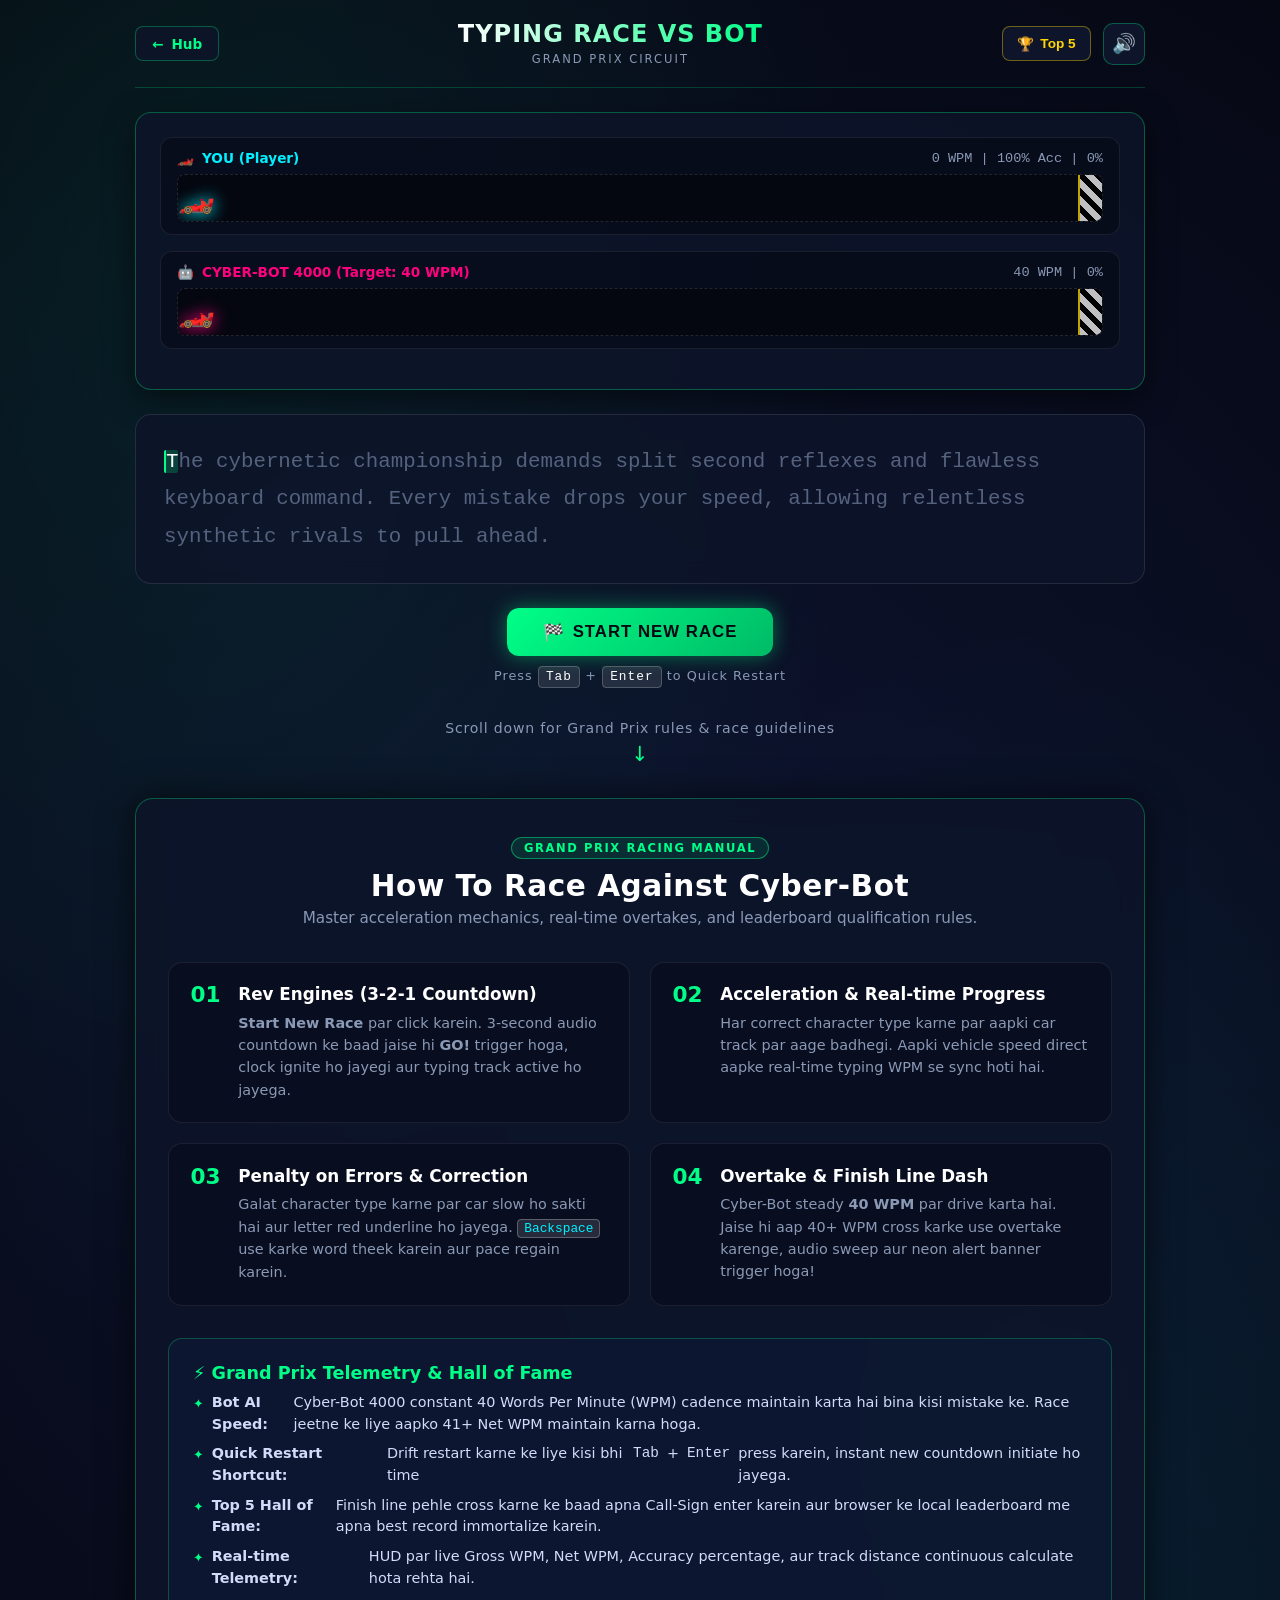
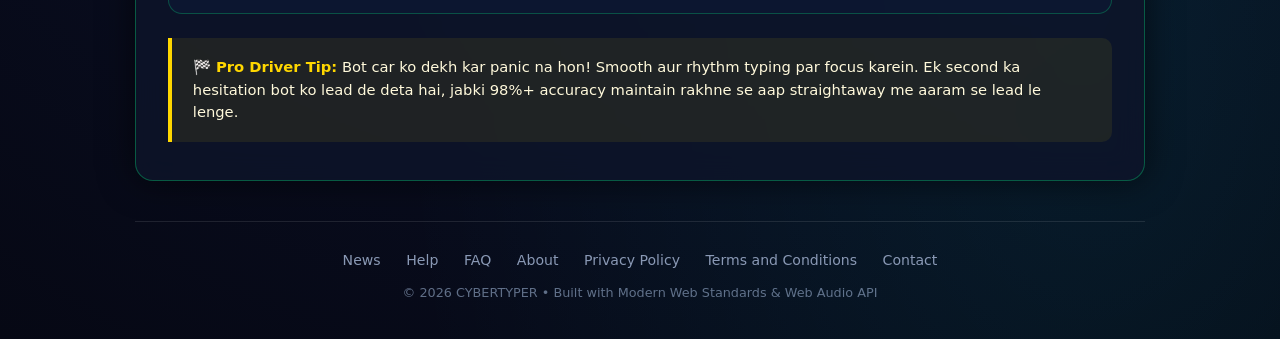
<file: games/typing-race.html>
<!DOCTYPE html>
<html lang="en">
<head>
  <meta charset="UTF-8">
  <meta name="viewport" content="width=device-width, initial-scale=1.0">
  <title>Typing Race vs Bot // CYBERTYPER</title>
  <link rel="icon" type="image/svg+xml" href="data:image/svg+xml,<svg xmlns='http://www.w3.org/2000/svg' viewBox='0 0 100 100'><text y='.9em' font-size='90'>🏎️</text></svg>">
  <style>
    :root {
      --bg-deep: #060814;
      --bg-card: rgba(14, 20, 42, 0.85);
      --border-neon: rgba(0, 255, 136, 0.3);
      --cyan-glow: #00f0ff;
      --magenta-glow: #ff007f;
      --emerald-glow: #00ff88;
      --danger-glow: #ff3366;
      --gold-glow: #ffd700;
      --text-main: #f0f4ff;
      --text-muted: #8a99b5;
      --font-main: 'Segoe UI', system-ui, -apple-system, sans-serif;
      --font-mono: 'Cascadia Code', 'Fira Code', Consolas, 'Courier New', monospace;
    }

    * {
      box-sizing: border-box;
      margin: 0;
      padding: 0;
      -webkit-tap-highlight-color: transparent;
    }

    body {
      background-color: var(--bg-deep);
      background-image: 
        radial-gradient(ellipse at 15% 15%, rgba(0, 255, 136, 0.08) 0%, transparent 45%),
        radial-gradient(ellipse at 85% 85%, rgba(0, 240, 255, 0.08) 0%, transparent 45%),
        radial-gradient(circle at 50% 50%, #0d1430 0%, var(--bg-deep) 100%);
      color: var(--text-main);
      font-family: var(--font-main);
      min-height: 100vh;
      display: flex;
      flex-direction: column;
      overflow-x: hidden;
    }

    .container {
      width: 100%;
      max-width: 1050px;
      margin: 0 auto;
      padding: 1.25rem 1.25rem 2.5rem;
      display: flex;
      flex-direction: column;
      flex: 1;
    }

    /* Header */
    .game-header {
      display: flex;
      align-items: center;
      justify-content: space-between;
      padding-bottom: 1.25rem;
      border-bottom: 1px solid rgba(0, 255, 136, 0.2);
      margin-bottom: 1.5rem;
    }

    .back-btn {
      display: inline-flex;
      align-items: center;
      gap: 0.5rem;
      padding: 0.55rem 1rem;
      border-radius: 8px;
      background: rgba(14, 20, 42, 0.8);
      border: 1px solid var(--border-neon);
      color: var(--emerald-glow);
      text-decoration: none;
      font-weight: 600;
      font-size: 0.85rem;
      transition: all 0.2s ease;
    }

    .back-btn:hover {
      background: var(--emerald-glow);
      color: #060814;
      box-shadow: 0 0 15px rgba(0, 255, 136, 0.4);
    }

    .game-title-badge {
      text-align: center;
    }

    .game-title-badge h1 {
      font-size: 1.5rem;
      font-weight: 800;
      letter-spacing: 1px;
      background: linear-gradient(90deg, #fff, var(--emerald-glow));
      -webkit-background-clip: text;
      -webkit-text-fill-color: transparent;
    }

    .game-title-badge span {
      font-size: 0.72rem;
      color: var(--text-muted);
      letter-spacing: 2px;
      text-transform: uppercase;
    }

    .header-actions {
      display: flex;
      align-items: center;
      gap: 0.75rem;
    }

    .btn-leaderboard-toggle {
      padding: 0.55rem 0.9rem;
      border-radius: 8px;
      background: rgba(16, 24, 48, 0.85);
      border: 1px solid rgba(255, 215, 0, 0.4);
      color: var(--gold-glow);
      font-size: 0.85rem;
      font-weight: 700;
      cursor: pointer;
      display: flex;
      align-items: center;
      gap: 0.4rem;
      transition: all 0.2s ease;
    }

    .btn-leaderboard-toggle:hover {
      background: var(--gold-glow);
      color: #060814;
      box-shadow: 0 0 15px rgba(255, 215, 0, 0.4);
    }

    .sound-toggle-btn {
      width: 42px;
      height: 42px;
      border-radius: 10px;
      background: rgba(16, 24, 48, 0.85);
      border: 1px solid var(--border-neon);
      color: var(--text-main);
      font-size: 1.2rem;
      cursor: pointer;
      display: flex;
      align-items: center;
      justify-content: center;
      transition: all 0.2s ease;
    }

    .sound-toggle-btn:hover {
      border-color: var(--emerald-glow);
      box-shadow: 0 0 15px rgba(0, 255, 136, 0.4);
    }

    .sound-toggle-btn.muted {
      border-color: rgba(255, 51, 102, 0.4);
      color: var(--danger-glow);
    }

    /* RACING TRACK ARENA */
    .racetrack-card {
      background: var(--bg-card);
      border: 1px solid var(--border-neon);
      border-radius: 16px;
      padding: 1.5rem;
      box-shadow: 0 10px 30px rgba(0, 0, 0, 0.5);
      margin-bottom: 1.5rem;
      position: relative;
      overflow: hidden;
    }

    .track-lane {
      position: relative;
      background: rgba(6, 10, 24, 0.7);
      border: 1px solid rgba(255, 255, 255, 0.08);
      border-radius: 12px;
      padding: 0.75rem 1rem;
      margin-bottom: 1rem;
    }

    .lane-meta {
      display: flex;
      justify-content: space-between;
      align-items: center;
      margin-bottom: 0.5rem;
      font-size: 0.85rem;
    }

    .racer-identity {
      display: flex;
      align-items: center;
      gap: 0.5rem;
      font-weight: 700;
    }

    .racer-identity.player { color: var(--cyan-glow); }
    .racer-identity.bot { color: var(--magenta-glow); }

    .racer-stats {
      font-family: var(--font-mono);
      font-size: 0.85rem;
      color: var(--text-muted);
    }

    .track-road {
      position: relative;
      height: 48px;
      background: rgba(0, 0, 0, 0.4);
      border-radius: 8px;
      overflow: hidden;
      border: 1px dashed rgba(255, 255, 255, 0.12);
    }

    .finish-line {
      position: absolute;
      right: 0;
      top: 0;
      bottom: 0;
      width: 24px;
      background: repeating-linear-gradient(
        45deg,
        #fff,
        #fff 6px,
        #000 6px,
        #000 12px
      );
      opacity: 0.75;
      z-index: 2;
      border-left: 2px solid var(--gold-glow);
    }

    .racer-vehicle {
      position: absolute;
      top: 50%;
      transform: translateY(-50%);
      left: 0%;
      font-size: 1.85rem;
      display: flex;
      align-items: center;
      justify-content: center;
      transition: left 0.1s ease-out;
      z-index: 5;
      filter: drop-shadow(0 0 8px currentColor);
    }

    .racer-vehicle.player { color: var(--cyan-glow); }
    .racer-vehicle.bot { color: var(--magenta-glow); }

    .progress-bar-fill {
      position: absolute;
      left: 0;
      top: 0;
      bottom: 0;
      width: 0%;
      opacity: 0.2;
      transition: width 0.1s ease-out;
    }

    .player-fill {
      background: linear-gradient(90deg, transparent, var(--cyan-glow));
    }

    .bot-fill {
      background: linear-gradient(90deg, transparent, var(--magenta-glow));
    }

    .overtake-banner {
      position: absolute;
      top: 15px;
      right: 20px;
      background: rgba(0, 255, 136, 0.2);
      border: 1px solid var(--emerald-glow);
      color: var(--emerald-glow);
      padding: 0.35rem 0.85rem;
      border-radius: 20px;
      font-size: 0.8rem;
      font-weight: 800;
      letter-spacing: 1px;
      text-transform: uppercase;
      opacity: 0;
      transform: translateY(-5px);
      transition: all 0.3s ease;
      pointer-events: none;
    }

    .overtake-banner.show {
      opacity: 1;
      transform: translateY(0);
    }

    /* TYPING TEXT BOX */
    .typing-box {
      background: var(--bg-card);
      border: 1px solid rgba(255, 255, 255, 0.1);
      border-radius: 16px;
      padding: 1.75rem;
      position: relative;
      cursor: text;
      margin-bottom: 1.5rem;
      backdrop-filter: blur(12px);
      transition: border-color 0.2s, box-shadow 0.2s;
    }

    .typing-box.active {
      border-color: var(--emerald-glow);
      box-shadow: 0 0 20px rgba(0, 255, 136, 0.2);
    }

    .text-display {
      font-family: var(--font-mono);
      font-size: 1.3rem;
      line-height: 1.8;
      user-select: none;
      word-break: break-word;
    }

    .char {
      border-radius: 2px;
      transition: color 0.05s;
    }

    .char.pending { color: #55627e; }
    .char.correct {
      color: var(--emerald-glow);
      text-shadow: 0 0 8px rgba(0, 255, 136, 0.5);
    }
    .char.wrong {
      color: var(--danger-glow);
      background: rgba(255, 51, 102, 0.25);
      text-shadow: 0 0 8px rgba(255, 51, 102, 0.5);
      text-decoration: underline wavy var(--danger-glow);
    }
    .char.current {
      background: rgba(0, 255, 136, 0.2);
      border-left: 2px solid var(--emerald-glow);
      color: #fff;
      animation: cursorBlink 0.9s infinite;
    }

    @keyframes cursorBlink {
      0%, 100% { border-color: var(--emerald-glow); }
      50% { border-color: transparent; }
    }

    .hidden-input {
      position: absolute;
      inset: 0;
      width: 100%;
      height: 100%;
      opacity: 0;
      cursor: text;
      font-size: 16px;
      z-index: 10;
    }

    .race-controls {
      display: flex;
      flex-direction: column;
      align-items: center;
      gap: 0.75rem;
    }

    .btn-race {
      background: linear-gradient(135deg, var(--emerald-glow), #00bb66);
      color: #060814;
      border: none;
      padding: 0.85rem 2.2rem;
      border-radius: 12px;
      font-size: 1.05rem;
      font-weight: 800;
      letter-spacing: 1px;
      cursor: pointer;
      box-shadow: 0 0 20px rgba(0, 255, 136, 0.4);
      transition: all 0.2s ease;
      display: inline-flex;
      align-items: center;
      gap: 0.5rem;
      text-transform: uppercase;
    }

    .btn-race:hover {
      transform: scale(1.04);
      box-shadow: 0 0 30px rgba(0, 255, 136, 0.7);
    }

    .shortcut-hint {
      font-size: 0.8rem;
      color: var(--text-muted);
      letter-spacing: 1px;
    }

    .shortcut-hint kbd {
      background: rgba(255, 255, 255, 0.1);
      padding: 0.15rem 0.45rem;
      border-radius: 4px;
      border: 1px solid rgba(255, 255, 255, 0.2);
      color: #fff;
    }

    /* Countdown Overlay */
    .countdown-overlay {
      position: fixed;
      inset: 0;
      background: rgba(6, 8, 20, 0.9);
      backdrop-filter: blur(12px);
      display: flex;
      flex-direction: column;
      align-items: center;
      justify-content: center;
      z-index: 100;
      opacity: 0;
      pointer-events: none;
      transition: opacity 0.25s ease;
    }

    .countdown-overlay.show {
      opacity: 1;
      pointer-events: auto;
    }

    .countdown-number {
      font-size: 8rem;
      font-weight: 900;
      font-family: var(--font-mono);
      color: var(--emerald-glow);
      text-shadow: 0 0 40px rgba(0, 255, 136, 0.8);
      animation: scalePop 0.5s cubic-bezier(0.16, 1, 0.3, 1);
    }

    .countdown-sub {
      font-size: 1.2rem;
      color: var(--text-muted);
      letter-spacing: 3px;
      text-transform: uppercase;
      margin-top: 1rem;
    }

    @keyframes scalePop {
      0% { transform: scale(0.4); opacity: 0; }
      70% { transform: scale(1.15); opacity: 1; }
      100% { transform: scale(1); opacity: 1; }
    }

    /* Results Modal */
    .modal-backdrop {
      position: fixed;
      inset: 0;
      background: rgba(6, 8, 20, 0.9);
      backdrop-filter: blur(14px);
      display: flex;
      align-items: center;
      justify-content: center;
      z-index: 100;
      padding: 1rem;
      opacity: 0;
      pointer-events: none;
      transition: opacity 0.3s ease;
    }

    .modal-backdrop.show {
      opacity: 1;
      pointer-events: auto;
    }

    .race-result-card {
      background: rgba(14, 20, 42, 0.96);
      border: 2px solid var(--emerald-glow);
      border-radius: 20px;
      width: 100%;
      max-width: 520px;
      padding: 2.25rem;
      text-align: center;
      box-shadow: 0 0 40px rgba(0, 255, 136, 0.3);
      transform: scale(0.92);
      transition: transform 0.3s ease;
    }

    .modal-backdrop.show .race-result-card {
      transform: scale(1);
    }

    .result-outcome-badge {
      display: inline-block;
      padding: 0.4rem 1.1rem;
      border-radius: 20px;
      font-size: 0.85rem;
      font-weight: 800;
      letter-spacing: 2px;
      text-transform: uppercase;
      margin-bottom: 1rem;
    }

    .badge-win {
      background: rgba(0, 255, 136, 0.2);
      border: 1px solid var(--emerald-glow);
      color: var(--emerald-glow);
    }

    .badge-lose {
      background: rgba(255, 51, 102, 0.2);
      border: 1px solid var(--danger-glow);
      color: var(--danger-glow);
    }

    .result-wpm-hero {
      font-size: 4rem;
      font-weight: 900;
      font-family: var(--font-mono);
      color: #fff;
      line-height: 1;
      margin-bottom: 0.3rem;
    }

    .result-wpm-label {
      font-size: 0.85rem;
      color: var(--text-muted);
      text-transform: uppercase;
      letter-spacing: 2px;
      margin-bottom: 1.25rem;
    }

    .metrics-summary-grid {
      display: grid;
      grid-template-columns: repeat(3, 1fr);
      gap: 0.75rem;
      margin-bottom: 1.5rem;
      background: rgba(0, 0, 0, 0.3);
      padding: 0.75rem;
      border-radius: 12px;
      border: 1px solid rgba(255, 255, 255, 0.05);
    }

    .metric-cell {
      display: flex;
      flex-direction: column;
      gap: 0.2rem;
    }

    .metric-cell .val {
      font-family: var(--font-mono);
      font-size: 1.25rem;
      font-weight: 800;
      color: var(--cyan-glow);
    }

    .metric-cell .lbl {
      font-size: 0.7rem;
      color: var(--text-muted);
      text-transform: uppercase;
      letter-spacing: 1px;
    }

    .name-input-group {
      margin-bottom: 1.5rem;
      display: flex;
      flex-direction: column;
      gap: 0.5rem;
      text-align: left;
    }

    .name-input-group label {
      font-size: 0.8rem;
      color: var(--text-muted);
      text-transform: uppercase;
    }

    .name-input {
      background: rgba(0, 0, 0, 0.4);
      border: 1px solid var(--border-neon);
      border-radius: 8px;
      padding: 0.75rem 1rem;
      color: var(--cyan-glow);
      font-family: var(--font-mono);
      font-size: 1rem;
      outline: none;
    }

    .name-input:focus {
      border-color: var(--cyan-glow);
    }

    /* Leaderboard Modal */
    .leaderboard-modal {
      position: fixed;
      inset: 0;
      background: rgba(6, 8, 20, 0.88);
      backdrop-filter: blur(12px);
      display: flex;
      align-items: center;
      justify-content: center;
      z-index: 120;
      opacity: 0;
      pointer-events: none;
      transition: opacity 0.25s ease;
      padding: 1rem;
    }

    .leaderboard-modal.show {
      opacity: 1;
      pointer-events: auto;
    }

    .lb-card {
      background: rgba(14, 20, 42, 0.98);
      border: 1px solid var(--gold-glow);
      border-radius: 20px;
      width: 100%;
      max-width: 480px;
      padding: 2rem;
      box-shadow: 0 0 35px rgba(255, 215, 0, 0.3);
    }

    .lb-header {
      display: flex;
      justify-content: space-between;
      align-items: center;
      margin-bottom: 1.5rem;
      padding-bottom: 0.75rem;
      border-bottom: 1px solid rgba(255, 215, 0, 0.2);
    }

    .lb-title {
      font-size: 1.25rem;
      font-weight: 800;
      color: var(--gold-glow);
      display: flex;
      align-items: center;
      gap: 0.5rem;
    }

    .lb-close {
      background: none;
      border: none;
      color: var(--text-muted);
      font-size: 1.5rem;
      cursor: pointer;
    }

    .lb-close:hover { color: #fff; }

    .lb-table {
      width: 100%;
      border-collapse: collapse;
      font-size: 0.9rem;
    }

    .lb-table th {
      text-align: left;
      padding: 0.6rem 0.5rem;
      color: var(--text-muted);
      border-bottom: 1px solid rgba(255, 255, 255, 0.1);
      font-size: 0.75rem;
      text-transform: uppercase;
    }

    .lb-table td {
      padding: 0.75rem 0.5rem;
      border-bottom: 1px solid rgba(255, 255, 255, 0.05);
      font-family: var(--font-mono);
    }

    .lb-rank {
      font-weight: 800;
      color: var(--gold-glow);
    }

    /* ==========================================================================
       SCROLL DOWN: DETAILED INSTRUCTION MANUAL & RULES SECTION
       ========================================================================== */
    .scroll-hint-bar {
      text-align: center;
      margin: 2.2rem 0 1rem;
      color: var(--text-muted);
      font-size: 0.88rem;
      letter-spacing: 0.8px;
      display: flex;
      flex-direction: column;
      align-items: center;
      gap: 0.4rem;
    }

    .scroll-hint-arrow {
      color: var(--emerald-glow);
      font-size: 1.3rem;
      animation: pulseDown 1.8s infinite ease-in-out;
    }

    @keyframes pulseDown {
      0%, 100% { transform: translateY(0); opacity: 0.5; }
      50% { transform: translateY(6px); opacity: 1; }
    }

    .how-to-play-section {
      margin-top: 1rem;
      margin-bottom: 2.5rem;
      background: var(--bg-card);
      border: 1px solid var(--border-neon);
      border-radius: 18px;
      padding: 2.4rem 2rem;
      box-shadow: 0 0 35px rgba(0, 0, 0, 0.6);
      backdrop-filter: blur(14px);
    }

    .htp-title-box {
      text-align: center;
      margin-bottom: 2.2rem;
    }

    .htp-tag {
      display: inline-block;
      font-size: 0.72rem;
      font-weight: 800;
      letter-spacing: 1.6px;
      text-transform: uppercase;
      color: var(--emerald-glow);
      border: 1px solid rgba(0, 255, 136, 0.45);
      background: rgba(0, 255, 136, 0.1);
      padding: 3px 12px;
      border-radius: 20px;
      margin-bottom: 0.6rem;
    }

    .htp-title-box h2 {
      font-size: 1.85rem;
      font-weight: 900;
      color: #fff;
      letter-spacing: 0.5px;
    }

    .htp-title-box p {
      color: var(--text-muted);
      font-size: 0.95rem;
      margin-top: 0.35rem;
    }

    .htp-grid-detailed {
      display: grid;
      grid-template-columns: repeat(2, 1fr);
      gap: 1.25rem;
      margin-bottom: 2rem;
    }

    .htp-card {
      background: rgba(8, 12, 30, 0.75);
      border: 1px solid rgba(255, 255, 255, 0.08);
      border-radius: 14px;
      padding: 1.35rem;
      display: flex;
      gap: 1.1rem;
      transition: all 0.2s ease;
    }

    .htp-card:hover {
      border-color: var(--emerald-glow);
      transform: translateY(-2px);
    }

    .htp-card-num {
      font-size: 1.35rem;
      font-weight: 900;
      color: var(--emerald-glow);
      line-height: 1;
    }

    .htp-card-body h3 {
      font-size: 1.05rem;
      color: #fff;
      margin-bottom: 0.45rem;
    }

    .htp-card-body p {
      font-size: 0.9rem;
      color: var(--text-muted);
      line-height: 1.55;
    }

    .htp-card-body kbd {
      background: rgba(255, 255, 255, 0.12);
      border: 1px solid rgba(255, 255, 255, 0.25);
      border-radius: 4px;
      padding: 1px 6px;
      font-size: 0.8rem;
      color: var(--cyan-glow);
    }

    .htp-detail-banner {
      background: rgba(14, 24, 52, 0.75);
      border: 1px solid rgba(0, 255, 136, 0.25);
      border-radius: 14px;
      padding: 1.5rem;
      margin-bottom: 1.5rem;
    }

    .htp-detail-banner h4 {
      color: var(--emerald-glow);
      font-size: 1.1rem;
      margin-bottom: 0.6rem;
      display: flex;
      align-items: center;
      gap: 0.5rem;
    }

    .htp-detail-banner ul {
      list-style: none;
      padding-left: 0;
      margin: 0;
      display: flex;
      flex-direction: column;
      gap: 0.5rem;
    }

    .htp-detail-banner li {
      font-size: 0.9rem;
      color: #d1dcfa;
      line-height: 1.5;
      display: flex;
      align-items: flex-start;
      gap: 0.5rem;
    }

    .htp-detail-banner li::before {
      content: '✦';
      color: var(--emerald-glow);
      font-size: 0.8rem;
      margin-top: 2px;
    }

    .htp-tip-banner {
      background: rgba(255, 215, 0, 0.08);
      border-left: 4px solid var(--gold-glow);
      padding: 1.1rem 1.3rem;
      border-radius: 0 10px 10px 0;
      font-size: 0.92rem;
      color: #fff9db;
      line-height: 1.55;
    }

    .htp-tip-banner strong {
      color: var(--gold-glow);
    }

    /* Site Footer */
    .site-footer {
      border-top: 1px solid rgba(255, 255, 255, 0.1);
      padding-top: 1.75rem;
      text-align: center;
    }

    .footer-nav {
      list-style: none;
      display: flex;
      flex-wrap: wrap;
      justify-content: center;
      gap: 0.85rem 1.6rem;
      margin-bottom: 1rem;
      padding: 0;
    }

    .footer-nav a {
      color: var(--text-muted);
      text-decoration: none;
      font-size: 0.88rem;
      transition: color 0.2s;
    }

    .footer-nav a:hover {
      color: var(--emerald-glow);
    }

    .footer-copy {
      color: rgba(155, 176, 209, 0.6);
      font-size: 0.8rem;
    }

    @media (max-width: 600px) {
      .text-display { font-size: 1.15rem; }
      .racetrack-card { padding: 1rem; }
      .countdown-number { font-size: 5rem; }
      .htp-grid-detailed { grid-template-columns: 1fr; }
    }
  </style>
</head>
<body>
  <div class="container">
    <header class="game-header">
      <a href="../index.html" class="back-btn">
        <span>←</span> Hub
      </a>
      <div class="game-title-badge">
        <h1>TYPING RACE VS BOT</h1>
        <span>Grand Prix Circuit</span>
      </div>
      <div class="header-actions">
        <button id="lbBtn" class="btn-leaderboard-toggle" title="View Leaderboard">
          <span>🏆</span> Top 5
        </button>
        <button id="soundToggle" class="sound-toggle-btn" aria-label="Toggle Sound" title="Sound Mute/Unmute">
          <span id="soundIcon">🔊</span>
        </button>
      </div>
    </header>

    <div class="racetrack-card">
      <div class="overtake-banner" id="overtakeBanner">⚡ OVERTAKE! ⚡</div>

      <div class="track-lane">
        <div class="lane-meta">
          <div class="racer-identity player">
            <span>🏎️</span>
            <span id="playerNameDisplay">YOU (Player)</span>
          </div>
          <div class="racer-stats">
            <span id="playerWpmDisplay">0 WPM</span> | <span id="playerAccDisplay">100% Acc</span> | <span id="playerPercentDisplay">0%</span>
          </div>
        </div>
        <div class="track-road">
          <div class="progress-bar-fill player-fill" id="playerFill"></div>
          <div class="finish-line"></div>
          <div class="racer-vehicle player" id="playerCar">🏎️</div>
        </div>
      </div>

      <div class="track-lane">
        <div class="lane-meta">
          <div class="racer-identity bot">
            <span>🤖</span>
            <span>CYBER-BOT 4000 (Target: 40 WPM)</span>
          </div>
          <div class="racer-stats">
            <span>40 WPM</span> | <span id="botPercentDisplay">0%</span>
          </div>
        </div>
        <div class="track-road">
          <div class="progress-bar-fill bot-fill" id="botFill"></div>
          <div class="finish-line"></div>
          <div class="racer-vehicle bot" id="botCar">🏎️</div>
        </div>
      </div>
    </div>

    <div class="typing-box" id="typingBox">
      <input type="text" id="hiddenInput" class="hidden-input" autocomplete="off" autocapitalize="off" spellcheck="false">
      <div class="text-display" id="textDisplay"></div>
    </div>

    <div class="race-controls">
      <button id="startRaceBtn" class="btn-race">
        <span>🏁</span> Start New Race
      </button>
      <div class="shortcut-hint">Press <kbd>Tab</kbd> + <kbd>Enter</kbd> to Quick Restart</div>
    </div>

    <div class="scroll-hint-bar">
      <span>Scroll down for Grand Prix rules & race guidelines</span>
      <div class="scroll-hint-arrow">↓</div>
    </div>

    <section class="how-to-play-section">
      <div class="htp-title-box">
        <span class="htp-tag">GRAND PRIX RACING MANUAL</span>
        <h2>How To Race Against Cyber-Bot</h2>
        <p>Master acceleration mechanics, real-time overtakes, and leaderboard qualification rules.</p>
      </div>

      <div class="htp-grid-detailed">
        <div class="htp-card">
          <div class="htp-card-num">01</div>
          <div class="htp-card-body">
            <h3>Rev Engines (3-2-1 Countdown)</h3>
            <p><strong>Start New Race</strong> par click karein. 3-second audio countdown ke baad jaise hi <strong>GO!</strong> trigger hoga, clock ignite ho jayegi aur typing track active ho jayega.</p>
          </div>
        </div>

        <div class="htp-card">
          <div class="htp-card-num">02</div>
          <div class="htp-card-body">
            <h3>Acceleration & Real-time Progress</h3>
            <p>Har correct character type karne par aapki car track par aage badhegi. Aapki vehicle speed direct aapke real-time typing WPM se sync hoti hai.</p>
          </div>
        </div>

        <div class="htp-card">
          <div class="htp-card-num">03</div>
          <div class="htp-card-body">
            <h3>Penalty on Errors & Correction</h3>
            <p>Galat character type karne par car slow ho sakti hai aur letter red underline ho jayega. <kbd>Backspace</kbd> use karke word theek karein aur pace regain karein.</p>
          </div>
        </div>

        <div class="htp-card">
          <div class="htp-card-num">04</div>
          <div class="htp-card-body">
            <h3>Overtake & Finish Line Dash</h3>
            <p>Cyber-Bot steady <strong>40 WPM</strong> par drive karta hai. Jaise hi aap 40+ WPM cross karke use overtake karenge, audio sweep aur neon alert banner trigger hoga!</p>
          </div>
        </div>
      </div>

      <div class="htp-detail-banner">
        <h4>⚡ Grand Prix Telemetry & Hall of Fame</h4>
        <ul>
          <li><strong>Bot AI Speed:</strong> Cyber-Bot 4000 constant 40 Words Per Minute (WPM) cadence maintain karta hai bina kisi mistake ke. Race jeetne ke liye aapko 41+ Net WPM maintain karna hoga.</li>
          <li><strong>Quick Restart Shortcut:</strong> Drift restart karne ke liye kisi bhi time <kbd>Tab</kbd> + <kbd>Enter</kbd> press karein, instant new countdown initiate ho jayega.</li>
          <li><strong>Top 5 Hall of Fame:</strong> Finish line pehle cross karne ke baad apna Call-Sign enter karein aur browser ke local leaderboard me apna best record immortalize karein.</li>
          <li><strong>Real-time Telemetry:</strong> HUD par live Gross WPM, Net WPM, Accuracy percentage, aur track distance continuous calculate hota rehta hai.</li>
        </ul>
      </div>

      <div class="htp-tip-banner">
        <strong>🏁 Pro Driver Tip:</strong> Bot car ko dekh kar panic na hon! Smooth aur rhythm typing par focus karein. Ek second ka hesitation bot ko lead de deta hai, jabki 98%+ accuracy maintain rakhne se aap straightaway me aaram se lead le lenge.
      </div>
    </section>

    <footer class="site-footer">
      <ul class="footer-nav">
        <li><a href="../pages/content.html">News</a></li>
        <li><a href="../pages/help.html">Help</a></li>
        <li><a href="../pages/faq.html">FAQ</a></li>
        <li><a href="../pages/about.html">About</a></li>
        <li><a href="../pages/privacy.html">Privacy Policy</a></li>
        <li><a href="../pages/terms.html">Terms and Conditions</a></li>
        <li><a href="../pages/contact.html">Contact</a></li>
      </ul>
      <div class="footer-copy">© 2026 CYBERTYPER • Built with Modern Web Standards & Web Audio API</div>
    </footer>
  </div>

  <div class="countdown-overlay" id="countdownOverlay">
    <div class="countdown-number" id="countdownNum">3</div>
    <div class="countdown-sub">Rev Engines...</div>
  </div>

  <div class="modal-backdrop" id="resultsModal">
    <div class="race-result-card">
      <div class="result-outcome-badge badge-win" id="resultBadge">VICTORY!</div>
      <div class="result-wpm-hero" id="resultWpm">0</div>
      <div class="result-wpm-label">Net Words Per Minute</div>

      <div class="metrics-summary-grid">
        <div class="metric-cell">
          <span class="val" id="resAccuracy">100%</span>
          <span class="lbl">Accuracy</span>
        </div>
        <div class="metric-cell">
          <span class="val" id="resGrossWpm">0</span>
          <span class="lbl">Gross WPM</span>
        </div>
        <div class="metric-cell">
          <span class="val" id="resErrors">0</span>
          <span class="lbl">Errors</span>
        </div>
      </div>

      <div class="name-input-group" id="saveScoreSection">
        <label for="racerName">Call-Sign for Hall of Fame:</label>
        <input type="text" id="racerName" class="name-input" maxlength="15" value="SpeedRider">
      </div>

      <div class="race-controls" style="margin-top: 1rem;">
        <button id="saveScoreBtn" class="btn-race">Save & Race Again</button>
      </div>
    </div>
  </div>

  <div class="leaderboard-modal" id="leaderboardModal">
    <div class="lb-card">
      <div class="lb-header">
        <div class="lb-title">
          <span>🏆</span> Top 5 Race Hall of Fame
        </div>
        <button class="lb-close" id="lbCloseBtn">✕</button>
      </div>
      <table class="lb-table">
        <thead>
          <tr>
            <th>Rank</th>
            <th>Racer</th>
            <th>WPM</th>
            <th>Acc</th>
            <th>Date</th>
          </tr>
        </thead>
        <tbody id="lbTableBody"></tbody>
      </table>
    </div>
  </div>

  <script>
    /* ==========================================================================
       1. SOUND SYNTHESIZER (DISCONNECT CLEANUP & MEMORY LEAK SAFE)
       ========================================================================== */
    window.audioCtx = null;
    window.isMuted = localStorage.getItem('typing_site_sound_muted') === 'true';

    const soundToggle = document.getElementById('soundToggle');
    const soundIcon = document.getElementById('soundIcon');

    function updateSoundUI() {
      if (window.isMuted) {
        soundIcon.textContent = '🔇';
        soundToggle.classList.add('muted');
      } else {
        soundIcon.textContent = '🔊';
        soundToggle.classList.remove('muted');
      }
    }
    window.updateSoundUI = updateSoundUI;
    updateSoundUI();

    function getAudioContext() {
      if (!window.audioCtx) {
        const AudioCtx = window.AudioContext || window.webkitAudioContext;
        if (AudioCtx) window.audioCtx = new AudioCtx();
      }
      if (window.audioCtx && window.audioCtx.state === 'suspended') {
        window.audioCtx.resume();
      }
      return window.audioCtx;
    }
    window.getAudioContext = getAudioContext;

    ['click', 'keydown', 'touchstart'].forEach(evt => {
      window.addEventListener(evt, () => {
        if (window.audioCtx && window.audioCtx.state === 'suspended') {
          window.audioCtx.resume();
        }
      }, { once: false });
    });

    soundToggle.addEventListener('click', (e) => {
      e.stopPropagation();
      window.isMuted = !window.isMuted;
      localStorage.setItem('typing_site_sound_muted', window.isMuted);
      updateSoundUI();
      if (!window.isMuted) playCorrectTick();
    });

    function cleanAudioNode(osc, gain, duration) {
      setTimeout(() => {
        try {
          osc.disconnect();
          gain.disconnect();
        } catch (_) {}
      }, (duration * 1000) + 50);
    }

    function playCorrectTick() {
      if (window.isMuted) return;
      try {
        const ctx = getAudioContext();
        if (!ctx) return;
        const osc = ctx.createOscillator();
        const gain = ctx.createGain();
        osc.type = 'triangle';
        osc.frequency.setValueAtTime(700, ctx.currentTime);
        gain.gain.setValueAtTime(0.08, ctx.currentTime);
        gain.gain.exponentialRampToValueAtTime(0.0001, ctx.currentTime + 0.03);
        osc.connect(gain);
        gain.connect(ctx.destination);
        osc.start();
        osc.stop(ctx.currentTime + 0.03);
        cleanAudioNode(osc, gain, 0.03);
      } catch (e) {}
    }

    function playWrongSoft() {
      if (window.isMuted) return;
      try {
        const ctx = getAudioContext();
        if (!ctx) return;
        const osc = ctx.createOscillator();
        const gain = ctx.createGain();
        osc.type = 'square';
        osc.frequency.setValueAtTime(180, ctx.currentTime);
        gain.gain.setValueAtTime(0.06, ctx.currentTime);
        gain.gain.exponentialRampToValueAtTime(0.0001, ctx.currentTime + 0.05);
        osc.connect(gain);
        gain.connect(ctx.destination);
        osc.start();
        osc.stop(ctx.currentTime + 0.05);
        cleanAudioNode(osc, gain, 0.05);
      } catch (e) {}
    }

    function playCountdownBeep(isGo = false) {
      if (window.isMuted) return;
      try {
        const ctx = getAudioContext();
        if (!ctx) return;
        const osc = ctx.createOscillator();
        const gain = ctx.createGain();
        osc.type = 'sine';
        const freq = isGo ? 880 : 440;
        const duration = isGo ? 0.25 : 0.15;
        osc.frequency.setValueAtTime(freq, ctx.currentTime);
        gain.gain.setValueAtTime(0.12, ctx.currentTime);
        gain.gain.exponentialRampToValueAtTime(0.0001, ctx.currentTime + duration);
        osc.connect(gain);
        gain.connect(ctx.destination);
        osc.start();
        osc.stop(ctx.currentTime + duration);
        cleanAudioNode(osc, gain, duration);
      } catch (e) {}
    }

    function playOvertakeSweep() {
      if (window.isMuted) return;
      try {
        const ctx = getAudioContext();
        if (!ctx) return;
        const osc = ctx.createOscillator();
        const gain = ctx.createGain();
        osc.type = 'sine';
        osc.frequency.setValueAtTime(500, ctx.currentTime);
        osc.frequency.exponentialRampToValueAtTime(900, ctx.currentTime + 0.15);
        gain.gain.setValueAtTime(0.12, ctx.currentTime);
        gain.gain.exponentialRampToValueAtTime(0.0001, ctx.currentTime + 0.15);
        osc.connect(gain);
        gain.connect(ctx.destination);
        osc.start();
        osc.stop(ctx.currentTime + 0.15);
        cleanAudioNode(osc, gain, 0.15);
      } catch (e) {}
    }

    function playVictoryFanfare() {
      if (window.isMuted) return;
      try {
        const ctx = getAudioContext();
        if (!ctx) return;
        const notes = [523.25, 659.25, 783.99, 1046.50];
        notes.forEach((freq, i) => {
          const t = ctx.currentTime + (i * 0.15);
          const osc = ctx.createOscillator();
          const gain = ctx.createGain();
          osc.type = 'sine';
          osc.frequency.setValueAtTime(freq, t);
          gain.gain.setValueAtTime(0.14, t);
          gain.gain.exponentialRampToValueAtTime(0.0001, t + 0.15);
          osc.connect(gain);
          gain.connect(ctx.destination);
          osc.start(t);
          osc.stop(t + 0.15);
          cleanAudioNode(osc, gain, 0.15 + (i * 0.15));
        });
      } catch (e) {}
    }

    function playDefeatSweep() {
      if (window.isMuted) return;
      try {
        const ctx = getAudioContext();
        if (!ctx) return;
        const osc = ctx.createOscillator();
        const gain = ctx.createGain();
        osc.type = 'sawtooth';
        osc.frequency.setValueAtTime(400, ctx.currentTime);
        osc.frequency.exponentialRampToValueAtTime(150, ctx.currentTime + 0.4);
        gain.gain.setValueAtTime(0.14, ctx.currentTime);
        gain.gain.exponentialRampToValueAtTime(0.0001, ctx.currentTime + 0.4);
        osc.connect(gain);
        gain.connect(ctx.destination);
        osc.start();
        osc.stop(ctx.currentTime + 0.4);
        cleanAudioNode(osc, gain, 0.4);
      } catch (e) {}
    }

    /* ==========================================================================
       2. PASSAGES & RACE STATE
       ========================================================================== */
    const PASSAGES = [
      "Turbocharged engines roared into life as magnetic wheels locked onto the glowing neon asphalt. Sparks sprayed in wild arcs as drivers accelerated into the hypersonic straightaway.",
      "The cybernetic championship demands split second reflexes and flawless keyboard command. Every mistake drops your speed, allowing relentless synthetic rivals to pull ahead.",
      "Accelerate past the hairpin turn with precise keystrokes. Shifting gears into sixth velocity requires steady focus while your peripheral vision monitors the competitor in lane two.",
      "Synthetic competitors compute the ideal racing line with mathematical precision. To beat the machine, a human racer must push beyond pure calculation into pure rhythm.",
      "Neon headlights pierce the midnight rain. Crossing the final checkpoint ahead of the artificial intelligence requires maximum RPM and unbreakable nerve."
    ];

    let targetText = "";
    let currentIndex = 0;
    let errors = 0;
    let totalKeystrokes = 0;
    let raceActive = false;
    let raceFinished = false;
    let startTime = null;
    let botLoopInterval = null;
    let wasPlayerBehind = true;

    const textDisplay = document.getElementById('textDisplay');
    const hiddenInput = document.getElementById('hiddenInput');
    const typingBox = document.getElementById('typingBox');
    const playerCar = document.getElementById('playerCar');
    const botCar = document.getElementById('botCar');
    const playerFill = document.getElementById('playerFill');
    const botFill = document.getElementById('botFill');
    const playerWpmDisplay = document.getElementById('playerWpmDisplay');
    const playerAccDisplay = document.getElementById('playerAccDisplay');
    const playerPercentDisplay = document.getElementById('playerPercentDisplay');
    const botPercentDisplay = document.getElementById('botPercentDisplay');
    const overtakeBanner = document.getElementById('overtakeBanner');

    const countdownOverlay = document.getElementById('countdownOverlay');
    const countdownNum = document.getElementById('countdownNum');

    const resultsModal = document.getElementById('resultsModal');
    const resultBadge = document.getElementById('resultBadge');
    const resultWpm = document.getElementById('resultWpm');
    const resAccuracy = document.getElementById('resAccuracy');
    const resGrossWpm = document.getElementById('resGrossWpm');
    const resErrors = document.getElementById('resErrors');
    const racerNameInput = document.getElementById('racerName');
    const saveScoreBtn = document.getElementById('saveScoreBtn');

    const leaderboardModal = document.getElementById('leaderboardModal');
    const lbBtn = document.getElementById('lbBtn');
    const lbCloseBtn = document.getElementById('lbCloseBtn');
    const lbTableBody = document.getElementById('lbTableBody');

    function initPassage() {
      targetText = PASSAGES[Math.floor(Math.random() * PASSAGES.length)];
      textDisplay.innerHTML = '';
      for (let i = 0; i < targetText.length; i++) {
        const span = document.createElement('span');
        span.className = 'char pending';
        span.textContent = targetText[i];
        if (i === 0) span.classList.add('current');
        textDisplay.appendChild(span);
      }
    }

    function resetRaceView() {
      currentIndex = 0;
      errors = 0;
      totalKeystrokes = 0;
      raceActive = false;
      raceFinished = false;
      wasPlayerBehind = true;
      clearInterval(botLoopInterval);

      playerCar.style.left = '0%';
      botCar.style.left = '0%';
      playerFill.style.width = '0%';
      botFill.style.width = '0%';

      playerWpmDisplay.textContent = '0 WPM';
      playerAccDisplay.textContent = '100% Acc';
      playerPercentDisplay.textContent = '0%';
      botPercentDisplay.textContent = '0%';
      overtakeBanner.classList.remove('show');
      typingBox.classList.remove('active');

      initPassage();
    }

    function startCountdown() {
      resetRaceView();
      countdownOverlay.classList.add('show');

      let step = 3;
      countdownNum.textContent = '3';
      playCountdownBeep(false);

      const countInterval = setInterval(() => {
        step--;
        if (step > 0) {
          countdownNum.textContent = step;
          playCountdownBeep(false);
        } else if (step === 0) {
          countdownNum.textContent = 'GO!';
          playCountdownBeep(true);
        } else {
          clearInterval(countInterval);
          countdownOverlay.classList.remove('show');
          launchRace();
        }
      }, 550);
    }

    function launchRace() {
      raceActive = true;
      raceFinished = false;
      startTime = Date.now();
      typingBox.classList.add('active');
      hiddenInput.focus();

      // Bot 40 WPM Benchmark logic
      const totalWords = targetText.length / 5;
      const botTotalSeconds = (totalWords / 40) * 60;

      botLoopInterval = setInterval(() => {
        if (!raceActive) return;
        const elapsed = (Date.now() - startTime) / 1000;
        const botProgress = Math.min(100, (elapsed / botTotalSeconds) * 100);

        botCar.style.left = `calc(${botProgress}% - 30px)`;
        botFill.style.width = `${botProgress}%`;
        botPercentDisplay.textContent = `${Math.round(botProgress)}%`;

        const playerProgress = (currentIndex / targetText.length) * 100;
        if (wasPlayerBehind && playerProgress > botProgress && playerProgress > 3) {
          wasPlayerBehind = false;
          playOvertakeSweep();
          showOvertakeNotification();
        } else if (playerProgress < botProgress) {
          wasPlayerBehind = true;
        }

        if (botProgress >= 100 && !raceFinished) {
          finishRace(false);
        }
      }, 50);
    }

    function showOvertakeNotification() {
      overtakeBanner.classList.add('show');
      setTimeout(() => {
        overtakeBanner.classList.remove('show');
      }, 1200);
    }

    function handleKey(char) {
      if (!raceActive || raceFinished) return;

      totalKeystrokes++;
      const spans = textDisplay.children;
      const expectedChar = targetText[currentIndex];

      if (char === expectedChar) {
        spans[currentIndex].className = 'char correct';
        playCorrectTick();
        currentIndex++;

        if (currentIndex < targetText.length) {
          spans[currentIndex].className = 'char current';
        } else {
          finishRace(true);
        }
      } else {
        errors++;
        spans[currentIndex].className = 'char wrong current';
        playWrongSoft();
      }

      updatePlayerProgress();
    }

    function updatePlayerProgress() {
      const playerProgress = Math.min(100, (currentIndex / targetText.length) * 100);
      playerCar.style.left = `calc(${playerProgress}% - 30px)`;
      playerFill.style.width = `${playerProgress}%`;
      playerPercentDisplay.textContent = `${Math.round(playerProgress)}%`;

      if (startTime) {
        const elapsedMin = ((Date.now() - startTime) / 1000) / 60;
        if (elapsedMin > 0.01) {
          // Standard Net WPM calculation
          const grossWpm = (currentIndex / 5) / elapsedMin;
          const netWpm = Math.max(0, Math.round(grossWpm - (errors / elapsedMin)));
          playerWpmDisplay.textContent = `${netWpm} WPM`;
        }

        const currentAcc = totalKeystrokes > 0 
          ? Math.max(0, Math.round(((totalKeystrokes - errors) / totalKeystrokes) * 100))
          : 100;
        playerAccDisplay.textContent = `${currentAcc}% Acc`;
      }
    }

    function finishRace(playerWon) {
      raceFinished = true;
      raceActive = false;
      clearInterval(botLoopInterval);
      typingBox.classList.remove('active');

      const elapsedMin = Math.max(0.01, ((Date.now() - startTime) / 1000) / 60);
      const grossWpm = Math.round((totalKeystrokes / 5) / elapsedMin);
      const netWpm = Math.max(0, Math.round(((currentIndex / 5) / elapsedMin) - (errors / elapsedMin)));
      const finalAccuracy = totalKeystrokes > 0 
        ? Math.max(0, Math.round(((totalKeystrokes - errors) / totalKeystrokes) * 100))
        : 100;

      resultWpm.textContent = netWpm;
      resGrossWpm.textContent = grossWpm;
      resAccuracy.textContent = `${finalAccuracy}%`;
      resErrors.textContent = errors;

      if (playerWon) {
        resultBadge.textContent = '🏁 VICTORY! YOU BEAT THE BOT!';
        resultBadge.className = 'result-outcome-badge badge-win';
        playVictoryFanfare();
      } else {
        resultBadge.textContent = '❌ DEFEAT! BOT CROSSED FIRST!';
        resultBadge.className = 'result-outcome-badge badge-lose';
        playDefeatSweep();
      }

      setTimeout(() => {
        resultsModal.classList.add('show');
      }, 500);
    }

    /* Leaderboard Storage */
    function getLeaderboard() {
      const saved = localStorage.getItem('typing_race_leaderboard');
      if (saved) {
        try { return JSON.parse(saved); } catch (e) {}
      }
      return [
        { name: 'CyberPhantom', wpm: 56, acc: 98, date: '2026-09-20' },
        { name: 'NeonSpeed', wpm: 51, acc: 96, date: '2026-09-22' },
        { name: 'HyperDrive', wpm: 46, acc: 94, date: '2026-09-23' },
        { name: 'ByteMaster', wpm: 43, acc: 95, date: '2026-09-24' },
        { name: 'CodeRunner', wpm: 39, acc: 92, date: '2026-09-25' }
      ];
    }

    function saveScore(name, wpm, acc) {
      let lb = getLeaderboard();
      const today = new Date().toISOString().split('T')[0];
      lb.push({ name: name || 'Racer', wpm: wpm, acc: acc, date: today });
      lb.sort((a, b) => b.wpm - a.wpm);
      lb = lb.slice(0, 5);
      localStorage.setItem('typing_race_leaderboard', JSON.stringify(lb));
    }

    function renderLeaderboard() {
      const lb = getLeaderboard();
      lbTableBody.innerHTML = '';
      lb.forEach((entry, idx) => {
        const tr = document.createElement('tr');
        tr.innerHTML = `
          <td class="lb-rank">#${idx + 1}</td>
          <td style="color:#fff;">${entry.name}</td>
          <td style="color:var(--emerald-glow); font-weight:700;">${entry.wpm}</td>
          <td>${entry.acc}%</td>
          <td style="color:var(--text-muted); font-size:0.75rem;">${entry.date}</td>
        `;
        lbTableBody.appendChild(tr);
      });
    }

    // Keyboard navigation & Quick Restart (Tab + Enter)
    let isTabPressed = false;
    window.addEventListener('keydown', (e) => {
      if (e.key === 'Tab') isTabPressed = true;
      if (e.key === 'Enter' && isTabPressed) {
        e.preventDefault();
        resultsModal.classList.remove('show');
        startCountdown();
        return;
      }

      if (!raceActive) return;
      if (e.key === 'Backspace') {
        e.preventDefault();
        if (currentIndex > 0) {
          const spans = textDisplay.children;
          if (currentIndex < targetText.length) spans[currentIndex].className = 'char pending';
          currentIndex--;
          spans[currentIndex].className = 'char current';
          updatePlayerProgress();
        }
        return;
      }
      if (e.key.length === 1 && !e.ctrlKey && !e.altKey && !e.metaKey) {
        e.preventDefault();
        handleKey(e.key);
      }
    });

    window.addEventListener('keyup', (e) => {
      if (e.key === 'Tab') isTabPressed = false;
    });

    hiddenInput.addEventListener('input', (e) => {
      if (!raceActive) return;
      const val = hiddenInput.value;
      if (val.length > 0) {
        handleKey(val[val.length - 1]);
        hiddenInput.value = '';
      }
    });

    typingBox.addEventListener('click', () => {
      hiddenInput.focus();
    });

    document.getElementById('startRaceBtn').addEventListener('click', () => {
      startCountdown();
    });

    saveScoreBtn.addEventListener('click', () => {
      const name = racerNameInput.value.trim() || 'Racer';
      const wpm = parseInt(resultWpm.textContent) || 0;
      const acc = parseInt(resAccuracy.textContent) || 100;
      saveScore(name, wpm, acc);
      resultsModal.classList.remove('show');
      startCountdown();
    });

    lbBtn.addEventListener('click', () => {
      renderLeaderboard();
      leaderboardModal.classList.add('show');
    });

    lbCloseBtn.addEventListener('click', () => {
      leaderboardModal.classList.remove('show');
    });

    resetRaceView();
  </script>
</body>
</html>
</file>
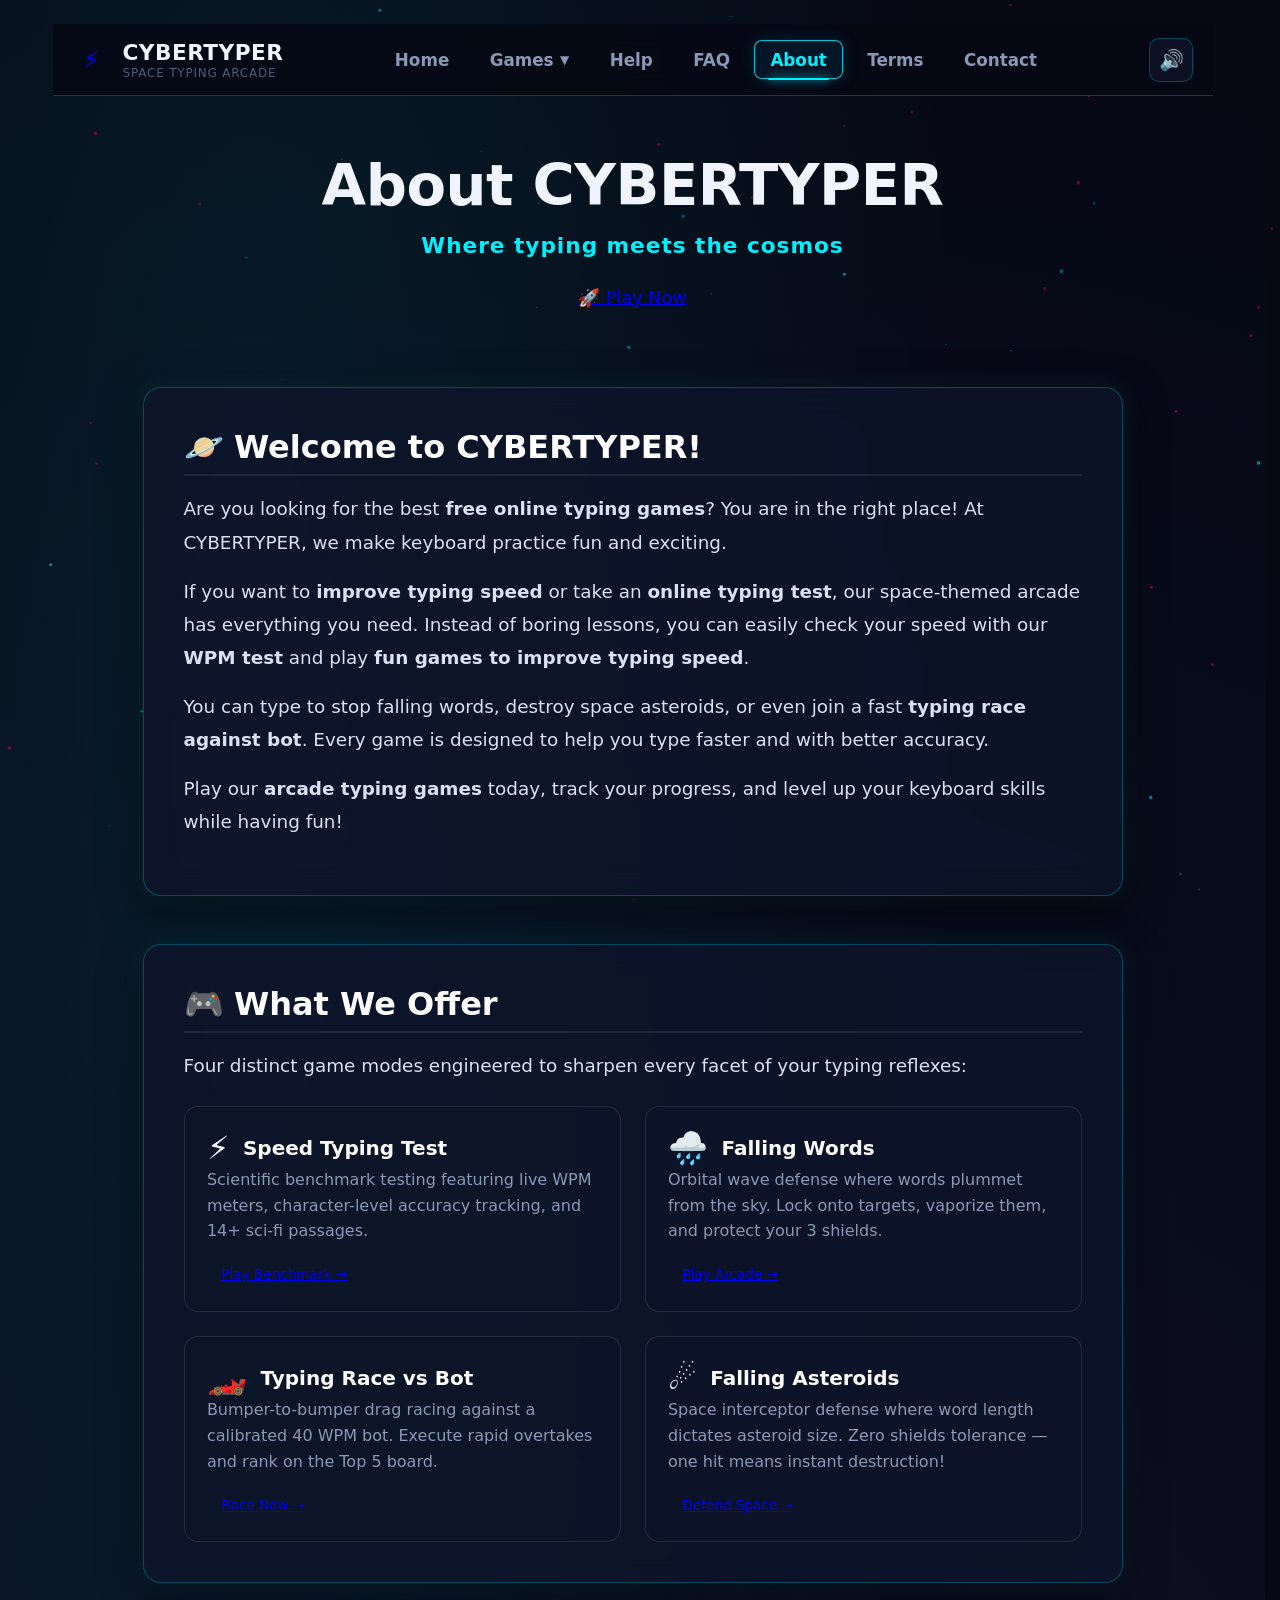
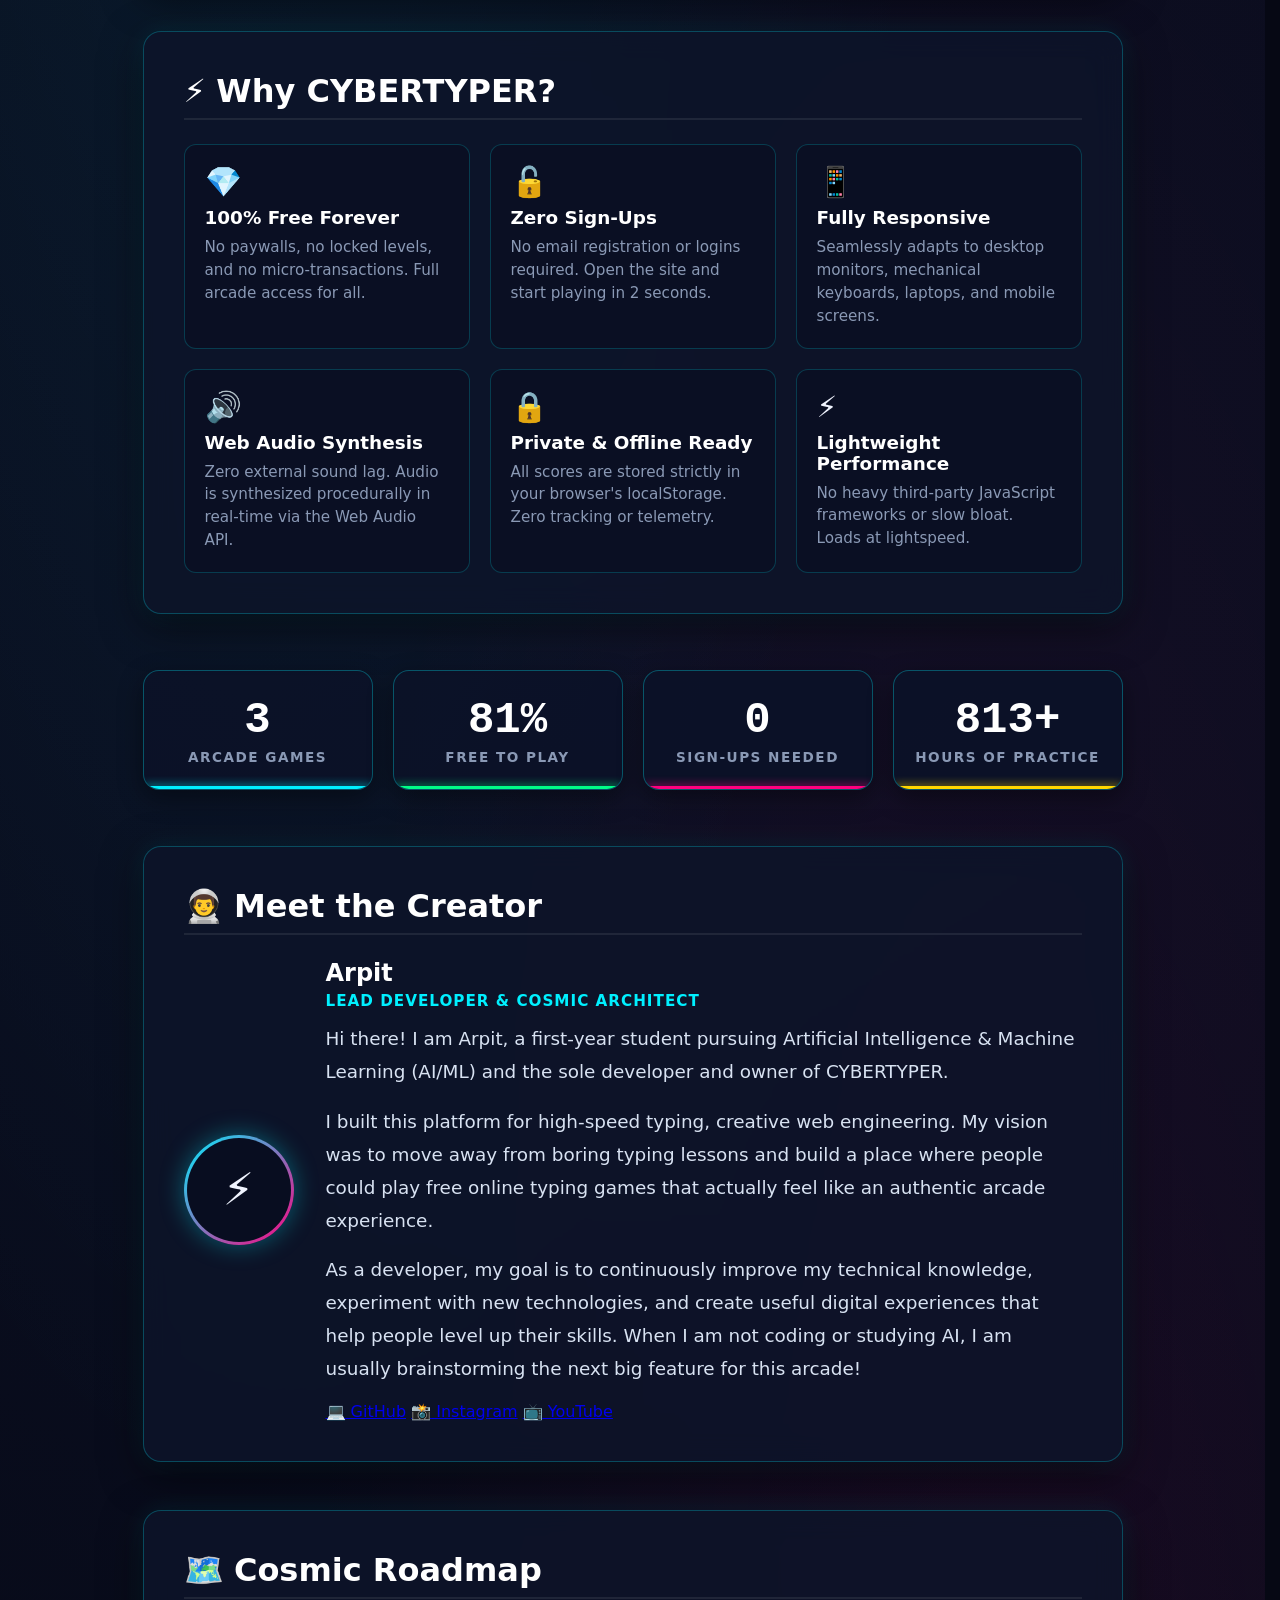
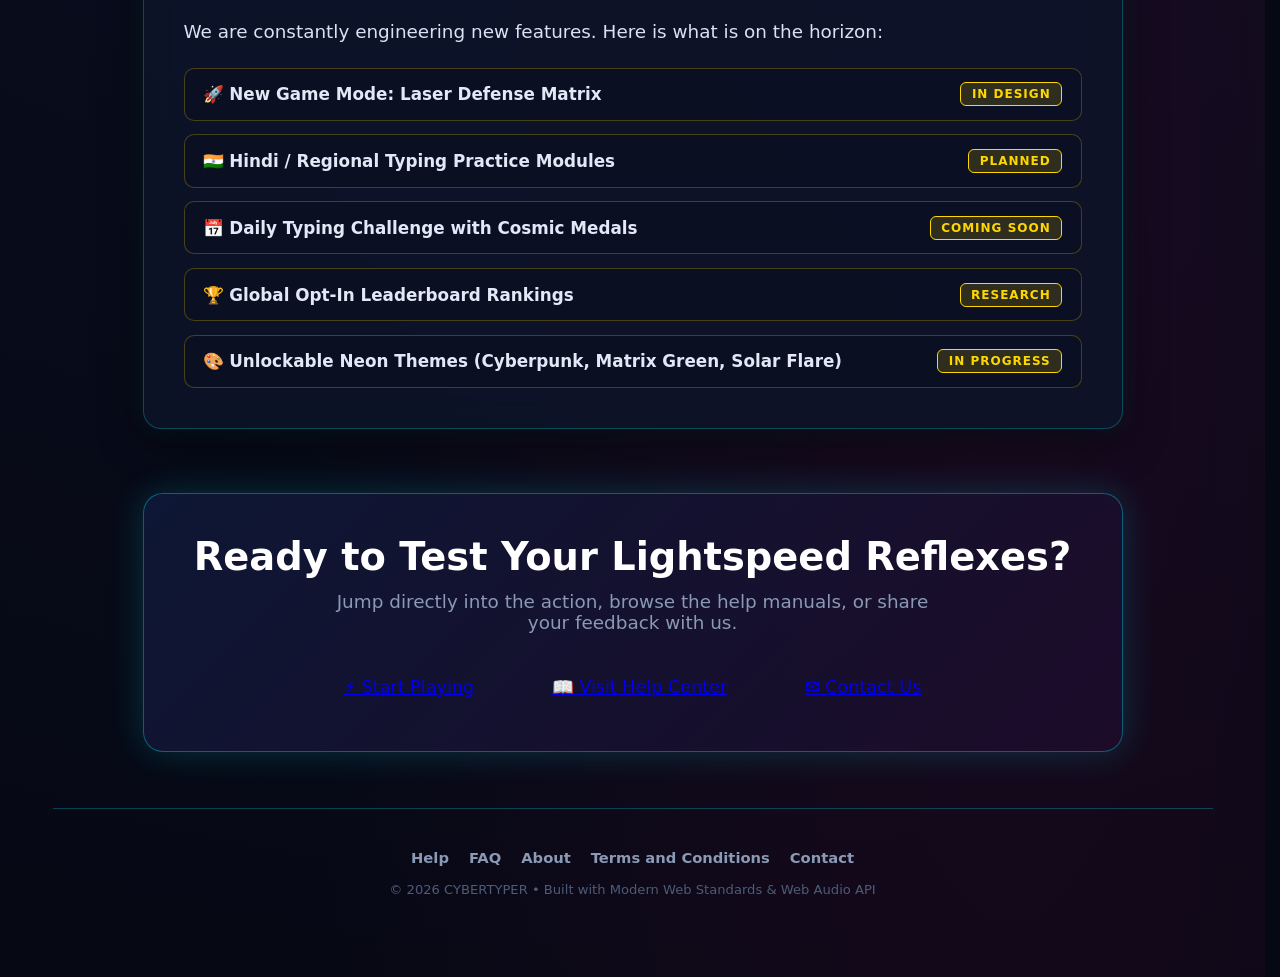
<file: pages/about.html>
<!DOCTYPE html>
<html lang="en">
<head>
  <meta charset="UTF-8">
  <meta name="viewport" content="width=device-width, initial-scale=1.0">
  <title>About Us // CYBERTYPER</title>
  <meta name="description" content="About CYBERTYPER - Where typing meets the cosmos. Discover our mission, 100% free arcade philosophy, and future roadmap.">

  <!-- Open Graph Meta Tags -->
  <meta property="og:title" content="About Us // CYBERTYPER">
  <meta property="og:description" content="Where typing meets the cosmos. Free arcade-style typing training with zero accounts and client-side audio.">
  <meta property="og:type" content="website">

  <link rel="stylesheet" href="../css/style.css">
  <style>
    .about-container {
      max-width: 980px;
      margin: 0 auto 3.5rem;
      position: relative;
      z-index: 1;
    }

    /* Hero Section */
    .about-hero {
      text-align: center;
      margin-bottom: 3.5rem;
      padding: 1.5rem 0;
    }

    .about-hero h1 {
      font-size: clamp(2.4rem, 5vw, 3.6rem);
      font-weight: 900;
      letter-spacing: -0.5px;
      margin-bottom: 0.85rem;
    }

    .about-hero p {
      font-size: clamp(1.15rem, 1.8vw, 1.35rem);
      color: var(--cyan-glow);
      font-weight: 600;
      letter-spacing: 1px;
      margin-bottom: 1.85rem;
    }

    /* Scroll Animation Base */
    .reveal-card {
      opacity: 0;
      transform: translateY(28px);
      transition: opacity 0.6s cubic-bezier(0.16, 1, 0.3, 1), transform 0.6s cubic-bezier(0.16, 1, 0.3, 1);
      margin-bottom: 3rem;
    }

    .reveal-card.revealed {
      opacity: 1;
      transform: translateY(0);
    }

    @media (prefers-reduced-motion: reduce) {
      .reveal-card {
        opacity: 1 !important;
        transform: none !important;
        transition: none !important;
      }
    }

    /* Story & Philosophy Glass Card */
    .glass-section {
      background: rgba(14, 20, 42, 0.85);
      border: 1px solid rgba(0, 240, 255, 0.25);
      border-radius: 18px;
      padding: clamp(1.75rem, 3.5vw, 2.5rem);
      box-shadow: 0 12px 40px rgba(0, 0, 0, 0.55), 0 0 25px rgba(0, 240, 255, 0.1);
      backdrop-filter: blur(14px);
    }

    .glass-section h2 {
      font-size: clamp(1.6rem, 3vw, 2rem);
      font-weight: 900;
      color: #ffffff;
      margin-bottom: 1rem;
      display: flex;
      align-items: center;
      gap: 0.65rem;
      border-bottom: 2px solid rgba(255, 255, 255, 0.08);
      padding-bottom: 0.5rem;
    }

    .glass-section p {
      font-size: clamp(1.05rem, 1.5vw, 1.15rem);
      line-height: 1.8;
      color: #d8e2f2;
      margin-bottom: 1rem;
    }

    /* Animated Stats Strip */
    .stats-strip {
      display: grid;
      grid-template-columns: repeat(4, 1fr);
      gap: 1.25rem;
      margin: 3.5rem 0;
    }

    @media (max-width: 768px) {
      .stats-strip {
        grid-template-columns: repeat(2, 1fr);
      }
    }

    .stat-metric-card {
      background: rgba(12, 18, 40, 0.9);
      border: 1px solid rgba(0, 240, 255, 0.3);
      border-radius: 16px;
      padding: 1.5rem 1rem;
      text-align: center;
      position: relative;
      overflow: hidden;
      box-shadow: 0 8px 24px rgba(0, 0, 0, 0.4);
    }

    .stat-metric-card::after {
      content: '';
      position: absolute;
      bottom: 0;
      left: 0;
      right: 0;
      height: 3px;
      background: var(--stat-glow, var(--cyan-glow));
      box-shadow: 0 0 10px var(--stat-glow, var(--cyan-glow));
    }

    .stat-metric-card:nth-child(1) { --stat-glow: var(--cyan-glow); }
    .stat-metric-card:nth-child(2) { --stat-glow: var(--emerald-glow); }
    .stat-metric-card:nth-child(3) { --stat-glow: var(--magenta-glow); }
    .stat-metric-card:nth-child(4) { --stat-glow: var(--gold-glow); }

    .stat-num-val {
      font-size: clamp(2rem, 3.5vw, 2.75rem);
      font-weight: 900;
      font-family: var(--font-mono);
      color: #ffffff;
      margin-bottom: 0.25rem;
    }

    .stat-num-lbl {
      font-size: 0.85rem;
      font-weight: 700;
      color: var(--text-muted);
      text-transform: uppercase;
      letter-spacing: 1.5px;
    }

    /* What We Offer - 4 Game Cards Grid */
    .arcade-showcase-grid {
      display: grid;
      grid-template-columns: repeat(2, 1fr);
      gap: 1.5rem;
      margin-top: 1.5rem;
    }

    @media (max-width: 720px) {
      .arcade-showcase-grid {
        grid-template-columns: 1fr;
      }
    }

    .showcase-card {
      background: rgba(14, 20, 42, 0.7);
      border: 1px solid rgba(255, 255, 255, 0.1);
      border-radius: 14px;
      padding: 1.4rem;
      display: flex;
      flex-direction: column;
      justify-content: space-between;
      gap: 1rem;
      transition: var(--transition-smooth);
    }

    .showcase-card:hover {
      border-color: var(--card-highlight, var(--cyan-glow));
      box-shadow: 0 0 20px rgba(0, 240, 255, 0.2);
      transform: translateY(-3px);
    }

    .showcase-header {
      display: flex;
      align-items: center;
      gap: 0.85rem;
    }

    .showcase-icon {
      font-size: 2rem;
      flex-shrink: 0;
    }

    .showcase-card h3 {
      font-size: 1.25rem;
      color: #ffffff;
      font-weight: 800;
    }

    .showcase-card p {
      font-size: 1rem;
      color: var(--text-muted);
      line-height: 1.6;
      margin: 0;
    }

    /* Why CYBERTYPER Highlights */
    .why-cyber-grid {
      display: grid;
      grid-template-columns: repeat(auto-fit, minmax(250px, 1fr));
      gap: 1.25rem;
      margin-top: 1.5rem;
    }

    .why-item {
      background: rgba(10, 15, 34, 0.8);
      border: 1px solid rgba(0, 240, 255, 0.2);
      border-radius: 12px;
      padding: 1.25rem;
      display: flex;
      flex-direction: column;
      gap: 0.5rem;
    }

    .why-item-icon {
      font-size: 1.85rem;
    }

    .why-item h4 {
      font-size: 1.15rem;
      color: #ffffff;
      font-weight: 800;
    }

    .why-item p {
      font-size: 0.95rem;
      color: var(--text-muted);
      line-height: 1.5;
      margin: 0;
    }

    /* Meet The Creator Card */
    .creator-card {
      display: flex;
      align-items: center;
      gap: 2rem;
      margin-top: 1.5rem;
    }

    @media (max-width: 680px) {
      .creator-card {
        flex-direction: column;
        text-align: center;
      }
    }

    .creator-avatar {
      width: 110px;
      height: 110px;
      border-radius: 50%;
      background: linear-gradient(135deg, var(--cyan-glow), var(--magenta-glow));
      padding: 3px;
      flex-shrink: 0;
      box-shadow: 0 0 25px rgba(0, 240, 255, 0.35);
    }

    .avatar-inner {
      width: 100%;
      height: 100%;
      border-radius: 50%;
      background: #080d20;
      display: flex;
      align-items: center;
      justify-content: center;
      font-size: 2.8rem;
    }

    .creator-info h3 {
      font-size: 1.5rem;
      color: #ffffff;
      font-weight: 800;
      margin-bottom: 0.35rem;
    }

    .creator-role {
      font-size: 0.95rem;
      color: var(--cyan-glow);
      font-weight: 700;
      text-transform: uppercase;
      letter-spacing: 1px;
      margin-bottom: 0.75rem;
    }

    /* Roadmap List */
    .roadmap-list {
      display: flex;
      flex-direction: column;
      gap: 0.85rem;
      margin-top: 1.25rem;
      list-style: none;
      padding: 0;
    }

    .roadmap-item {
      display: flex;
      align-items: center;
      gap: 0.85rem;
      padding: 0.85rem 1.15rem;
      background: rgba(10, 15, 34, 0.8);
      border: 1px solid rgba(255, 215, 0, 0.25);
      border-radius: 10px;
      font-size: 1.05rem;
      color: #e2e8f5;
    }

    .roadmap-status {
      padding: 0.25rem 0.65rem;
      border-radius: 6px;
      font-size: 0.75rem;
      font-weight: 800;
      letter-spacing: 1px;
      text-transform: uppercase;
      background: rgba(255, 215, 0, 0.15);
      border: 1px solid var(--gold-glow);
      color: var(--gold-glow);
      margin-left: auto;
    }

    /* Call To Action Box */
    .cta-card {
      margin-top: 4rem;
      background: linear-gradient(135deg, rgba(14, 24, 54, 0.95), rgba(28, 12, 42, 0.95));
      border: 1px solid rgba(0, 240, 255, 0.35);
      border-radius: 20px;
      padding: 2.5rem 1.5rem;
      text-align: center;
      box-shadow: 0 0 35px rgba(0, 240, 255, 0.18);
    }

    .cta-card h2 {
      font-size: clamp(1.8rem, 3.5vw, 2.4rem);
      font-weight: 900;
      margin-bottom: 0.75rem;
      color: #ffffff;
    }

    .cta-card p {
      font-size: 1.15rem;
      color: var(--text-muted);
      max-width: 600px;
      margin: 0 auto 1.85rem;
    }

    .cta-buttons {
      display: flex;
      justify-content: center;
      gap: 1.25rem;
      flex-wrap: wrap;
    }
  </style>
</head>
<body>
  <!-- Canvas Starfield -->
  <canvas id="starsCanvas" class="stars-bg"></canvas>

  <div class="container">
    <!-- Header -->
    <header class="site-header">
      <a href="../index.html" class="brand-wrapper">
        <div class="brand-icon">⚡</div>
        <div>
          <div class="brand-title">CYBERTYPER</div>
          <div class="brand-subtitle">Space Typing Arcade</div>
        </div>
      </a>

      <!-- Navigation Menu -->
      <nav id="cyberMainNav" class="cyber-nav" aria-label="Main Navigation">
        <div class="cyber-nav-item">
          <a href="../index.html" class="cyber-nav-link">Home</a>
        </div>
        <div class="cyber-nav-item cyber-dropdown" id="cyberGamesDropdown">
          <button class="cyber-nav-link" id="cyberGamesTrigger" aria-expanded="false" aria-haspopup="true">
            Games <span class="dropdown-arrow">▼</span>
          </button>
          <ul class="cyber-dropdown-menu" aria-label="Games Submenu">
            <li class="cyber-dropdown-item"><a href="../games/speed-test.html" class="cyber-dropdown-link">⚡ Speed Typing Test</a></li>
            <li class="cyber-dropdown-item"><a href="../games/falling-words.html" class="cyber-dropdown-link">🌧️ Falling Words</a></li>
            <li class="cyber-dropdown-item"><a href="../games/typing-race.html" class="cyber-dropdown-link">🏎️ Typing Race vs Bot</a></li>
            <li class="cyber-dropdown-item"><a href="../games/asteroid-game.html" class="cyber-dropdown-link">☄️ Falling Asteroids</a></li>
          </ul>
        </div>
        <div class="cyber-nav-item">
          <a href="help.html" class="cyber-nav-link">Help</a>
        </div>
        <div class="cyber-nav-item">
          <a href="faq.html" class="cyber-nav-link">FAQ</a>
        </div>
        <div class="cyber-nav-item">
          <a href="about.html" class="cyber-nav-link active" aria-current="page">About</a>
        </div>
        <div class="cyber-nav-item">
          <a href="terms.html" class="cyber-nav-link">Terms</a>
        </div>
        <div class="cyber-nav-item">
          <a href="contact.html" class="cyber-nav-link">Contact</a>
        </div>
      </nav>

      <!-- Actions: Sound + Hamburger -->
      <div class="header-actions">
        <button id="soundToggle" class="sound-toggle-btn" aria-label="Toggle Sound" title="Sound Mute/Unmute">
          <span id="soundIcon">🔊</span>
        </button>
        <button id="cyberNavToggle" class="cyber-hamburger" aria-label="Toggle Menu" aria-expanded="false" aria-controls="cyberMainNav">
          <span></span>
          <span></span>
          <span></span>
        </button>
      </div>
    </header>

    <!-- Main Content -->
    <main class="about-container">
      <!-- 1. Hero -->
      <section class="about-hero">
        <h1>About <span class="glow-cyan">CYBERTYPER</span></h1>
        <p>Where typing meets the cosmos</p>
        <a href="../index.html" class="btn-neon" style="font-size:1.1rem; padding:0.8rem 1.8rem;">
          <span>🚀</span> Play Now
        </a>
      </section>

      <!-- 2. Welcome / Mission (UPDATED WITH SEO TEXT) -->
      <section class="glass-section reveal-card">
        <h2><span>🪐</span> Welcome to CYBERTYPER!</h2>
        <p>
          Are you looking for the best <strong>free online typing games</strong>? You are in the right place! At CYBERTYPER, we make keyboard practice fun and exciting.
        </p>
        <p>
          If you want to <strong>improve typing speed</strong> or take an <strong>online typing test</strong>, our space-themed arcade has everything you need. Instead of boring lessons, you can easily check your speed with our <strong>WPM test</strong> and play <strong>fun games to improve typing speed</strong>.
        </p>
        <p>
          You can type to stop falling words, destroy space asteroids, or even join a fast <strong>typing race against bot</strong>. Every game is designed to help you type faster and with better accuracy.
        </p>
        <p>
          Play our <strong>arcade typing games</strong> today, track your progress, and level up your keyboard skills while having fun!
        </p>
      </section>

      <!-- 3. What We Offer -->
      <section class="glass-section reveal-card">
        <h2><span>🎮</span> What We Offer</h2>
        <p>Four distinct game modes engineered to sharpen every facet of your typing reflexes:</p>
        <div class="arcade-showcase-grid">
          <div class="showcase-card" style="--card-highlight: var(--cyan-glow);">
            <div>
              <div class="showcase-header">
                <span class="showcase-icon">⚡</span>
                <h3>Speed Typing Test</h3>
              </div>
              <p>Scientific benchmark testing featuring live WPM meters, character-level accuracy tracking, and 14+ sci-fi passages.</p>
            </div>
            <a href="../games/speed-test.html" class="btn-neon" style="align-self:flex-start; font-size:0.85rem; padding:0.4rem 0.9rem;">Play Benchmark →</a>
          </div>

          <div class="showcase-card" style="--card-highlight: var(--magenta-glow);">
            <div>
              <div class="showcase-header">
                <span class="showcase-icon">🌧️</span>
                <h3>Falling Words</h3>
              </div>
              <p>Orbital wave defense where words plummet from the sky. Lock onto targets, vaporize them, and protect your 3 shields.</p>
            </div>
            <a href="../games/falling-words.html" class="btn-neon btn-magenta" style="align-self:flex-start; font-size:0.85rem; padding:0.4rem 0.9rem;">Play Arcade →</a>
          </div>

          <div class="showcase-card" style="--card-highlight: var(--emerald-glow);">
            <div>
              <div class="showcase-header">
                <span class="showcase-icon">🏎️</span>
                <h3>Typing Race vs Bot</h3>
              </div>
              <p>Bumper-to-bumper drag racing against a calibrated 40 WPM bot. Execute rapid overtakes and rank on the Top 5 board.</p>
            </div>
            <a href="../games/typing-race.html" class="btn-neon" style="align-self:flex-start; font-size:0.85rem; padding:0.4rem 0.9rem;">Race Now →</a>
          </div>

          <div class="showcase-card" style="--card-highlight: var(--gold-glow);">
            <div>
              <div class="showcase-header">
                <span class="showcase-icon">☄️</span>
                <h3>Falling Asteroids</h3>
              </div>
              <p>Space interceptor defense where word length dictates asteroid size. Zero shields tolerance — one hit means instant destruction!</p>
            </div>
            <a href="../games/asteroid-game.html" class="btn-neon" style="align-self:flex-start; font-size:0.85rem; padding:0.4rem 0.9rem;">Defend Space →</a>
          </div>
        </div>
      </section>

      <!-- 4. Why CYBERTYPER -->
      <section class="glass-section reveal-card">
        <h2><span>⚡</span> Why CYBERTYPER?</h2>
        <div class="why-cyber-grid">
          <div class="why-item">
            <span class="why-item-icon">💎</span>
            <h4>100% Free Forever</h4>
            <p>No paywalls, no locked levels, and no micro-transactions. Full arcade access for all.</p>
          </div>
          <div class="why-item">
            <span class="why-item-icon">🔓</span>
            <h4>Zero Sign-Ups</h4>
            <p>No email registration or logins required. Open the site and start playing in 2 seconds.</p>
          </div>
          <div class="why-item">
            <span class="why-item-icon">📱</span>
            <h4>Fully Responsive</h4>
            <p>Seamlessly adapts to desktop monitors, mechanical keyboards, laptops, and mobile screens.</p>
          </div>
          <div class="why-item">
            <span class="why-item-icon">🔊</span>
            <h4>Web Audio Synthesis</h4>
            <p>Zero external sound lag. Audio is synthesized procedurally in real-time via the Web Audio API.</p>
          </div>
          <div class="why-item">
            <span class="why-item-icon">🔒</span>
            <h4>Private & Offline Ready</h4>
            <p>All scores are stored strictly in your browser's localStorage. Zero tracking or telemetry.</p>
          </div>
          <div class="why-item">
            <span class="why-item-icon">⚡</span>
            <h4>Lightweight Performance</h4>
            <p>No heavy third-party JavaScript frameworks or slow bloat. Loads at lightspeed.</p>
          </div>
        </div>
      </section>

      <!-- 5. Animated Stats Strip -->
      <div class="stats-strip reveal-card" id="statsSection">
        <div class="stat-metric-card">
          <div class="stat-num-val" data-target="4">0</div>
          <div class="stat-num-lbl">Arcade Games</div>
        </div>
        <div class="stat-metric-card">
          <div class="stat-num-val" data-target="100" data-suffix="%">0%</div>
          <div class="stat-num-lbl">Free to Play</div>
        </div>
        <div class="stat-metric-card">
          <div class="stat-num-val" data-target="0">0</div>
          <div class="stat-num-lbl">Sign-Ups Needed</div>
        </div>
        <div class="stat-metric-card">
          <div class="stat-num-val" data-target="999" data-suffix="+">0+</div>
          <div class="stat-num-lbl">Hours of Practice</div>
        </div>
      </div>

      <!-- 6. Meet The Creator -->
      <section class="glass-section reveal-card">
        <h2><span>👨‍🚀</span> Meet the Creator</h2>
        <div class="creator-card">
          <div class="creator-avatar">
            <div class="avatar-inner">⚡</div>
          </div>
          <div class="creator-info">
            <h3>Arpit</h3>
            <div class="creator-role">Lead Developer & Cosmic Architect</div>
            <p>
              Hi there! I am Arpit, a first-year student pursuing Artificial Intelligence & Machine Learning (AI/ML) and the sole developer and owner of CYBERTYPER.
            </p>
            <p>
              I built this platform for high-speed typing, creative web engineering. My vision was to move away from boring typing lessons and build a place where people could play free online typing games that actually feel like an authentic arcade experience.
            </p>
            <p>
              As a developer, my goal is to continuously improve my technical knowledge, experiment with new technologies, and create useful digital experiences that help people level up their skills. When I am not coding or studying AI, I am usually brainstorming the next big feature for this arcade!
            </p>
            <div class="social-links-row" style="margin-top:0.75rem;">
              <a href="https://github.com" target="_blank" rel="noopener noreferrer" class="social-badge"><span>💻</span> GitHub</a>
              <a href="https://instagram.com" target="_blank" rel="noopener noreferrer" class="social-badge"><span>📸</span> Instagram</a>
              <a href="https://youtube.com" target="_blank" rel="noopener noreferrer" class="social-badge"><span>📺</span> YouTube</a>
            </div>
          </div>
        </div>
      </section>

      <!-- 7. Roadmap / Coming Soon -->
      <section class="glass-section reveal-card">
        <h2><span>🗺️</span> Cosmic Roadmap</h2>
        <p>We are constantly engineering new features. Here is what is on the horizon:</p>
        <ul class="roadmap-list">
          <li class="roadmap-item">
            <span>🚀 <strong>New Game Mode: Laser Defense Matrix</strong></span>
            <span class="roadmap-status">In Design</span>
          </li>
          <li class="roadmap-item">
            <span>🇮🇳 <strong>Hindi / Regional Typing Practice Modules</strong></span>
            <span class="roadmap-status">Planned</span>
          </li>
          <li class="roadmap-item">
            <span>📅 <strong>Daily Typing Challenge with Cosmic Medals</strong></span>
            <span class="roadmap-status">Coming Soon</span>
          </li>
          <li class="roadmap-item">
            <span>🏆 <strong>Global Opt-In Leaderboard Rankings</strong></span>
            <span class="roadmap-status">Research</span>
          </li>
          <li class="roadmap-item">
            <span>🎨 <strong>Unlockable Neon Themes (Cyberpunk, Matrix Green, Solar Flare)</strong></span>
            <span class="roadmap-status">In Progress</span>
          </li>
        </ul>
      </section>

      <!-- 8. Call To Action -->
      <section class="cta-card reveal-card">
        <h2>Ready to Test Your Lightspeed Reflexes?</h2>
        <p>Jump directly into the action, browse the help manuals, or share your feedback with us.</p>
        <div class="cta-buttons">
          <a href="../index.html" class="btn-neon" style="font-size:1.1rem; padding:0.9rem 1.8rem;">
            <span>⚡</span> Start Playing
          </a>
          <a href="help.html" class="btn-neon btn-magenta" style="font-size:1.1rem; padding:0.9rem 1.8rem;">
            <span>📖</span> Visit Help Center
          </a>
          <a href="contact.html" class="btn-neon" style="font-size:1.1rem; padding:0.9rem 1.8rem;">
            <span>✉️</span> Contact Us
          </a>
        </div>
      </section>
    </main>

    <!-- Footer -->
    <footer class="site-footer">
      <ul class="footer-nav">
        <li><a href="help.html">Help</a></li>
        <li><a href="faq.html">FAQ</a></li>
        <li><a href="about.html">About</a></li>
        <li><a href="terms.html">Terms and Conditions</a></li>
        <li><a href="contact.html">Contact</a></li>
      </ul>
      <div class="footer-copy">© 2026 CYBERTYPER • Built with Modern Web Standards & Web Audio API</div>
    </footer>
  </div>

  <script src="../js/nav.js"></script>
  <script>
    // IntersectionObserver for Smooth Scroll Reveal Animations
    const revealCards = document.querySelectorAll('.reveal-card');

    if ('IntersectionObserver' in window) {
      const observer = new IntersectionObserver((entries, obs) => {
        entries.forEach(entry => {
          if (entry.isIntersecting) {
            entry.target.classList.add('revealed');
            obs.unobserve(entry.target);
          }
        });
      }, { threshold: 0.15 });

      revealCards.forEach(c => observer.observe(c));
    } else {
      revealCards.forEach(c => c.classList.add('revealed'));
    }

    // Count-Up Animation for Stats Strip
    let statsCounted = false;
    const statsSection = document.getElementById('statsSection');

    function animateCounters() {
      if (statsCounted) return;
      statsCounted = true;

      const counters = document.querySelectorAll('.stat-num-val');
      counters.forEach(counter => {
        const target = parseInt(counter.getAttribute('data-target'), 10);
        const suffix = counter.getAttribute('data-suffix') || '';
        let start = 0;
        const duration = 1500;
        const startTime = performance.now();

        function updateCount(time) {
          const elapsed = time - startTime;
          const progress = Math.min(elapsed / duration, 1);
          // Ease-out curve
          const easeOut = 1 - Math.pow(1 - progress, 3);
          const current = Math.round(start + (target - start) * easeOut);
          counter.textContent = `${current}${suffix}`;

          if (progress < 1) {
            requestAnimationFrame(updateCount);
          } else {
            counter.textContent = `${target}${suffix}`;
          }
        }
        requestAnimationFrame(updateCount);
      });
    }

    if ('IntersectionObserver' in window && statsSection) {
      const statsObserver = new IntersectionObserver((entries) => {
        if (entries[0].isIntersecting) {
          animateCounters();
          statsObserver.disconnect();
        }
      }, { threshold: 0.25 });
      statsObserver.observe(statsSection);
    } else {
      animateCounters();
    }

    // Shared Sound Controller & Starfield
    window.audioCtx = null;
    window.isMuted = localStorage.getItem('typing_site_sound_muted') === 'true';

    const soundToggle = document.getElementById('soundToggle');
    const soundIcon = document.getElementById('soundIcon');

    function updateSoundUI() {
      if (window.isMuted) {
        soundIcon.textContent = '🔇';
        soundToggle.classList.add('muted');
      } else {
        soundIcon.textContent = '🔊';
        soundToggle.classList.remove('muted');
      }
    }
    updateSoundUI();

    soundToggle.addEventListener('click', (e) => {
      e.stopPropagation();
      window.isMuted = !window.isMuted;
      localStorage.setItem('typing_site_sound_muted', window.isMuted);
      updateSoundUI();
    });

    // Starfield Canvas
    const canvas = document.getElementById('starsCanvas');
    const ctx = canvas.getContext('2d');
    let stars = [];
    const STAR_COUNT = 85;

    function resizeCanvas() {
      canvas.width = window.innerWidth;
      canvas.height = window.innerHeight;
      stars = [];
      for (let i = 0; i < STAR_COUNT; i++) {
        stars.push({
          x: Math.random() * canvas.width,
          y: Math.random() * canvas.height,
          radius: Math.random() * 1.5 + 0.5,
          speed: Math.random() * 0.35 + 0.1,
          color: Math.random() > 0.4 ? '#00f0ff' : '#ff007f',
          alpha: Math.random() * 0.7 + 0.3,
          flicker: Math.random() * 0.02 + 0.01
        });
      }
    }

    function animateStars() {
      ctx.clearRect(0, 0, canvas.width, canvas.height);
      for (let s of stars) {
        s.y += s.speed;
        if (s.y > canvas.height) {
          s.y = 0;
          s.x = Math.random() * canvas.width;
        }
        s.alpha += Math.sin(Date.now() * 0.003 + s.x) * s.flicker;
        const clampedAlpha = Math.max(0.15, Math.min(0.9, s.alpha));
        ctx.beginPath();
        ctx.arc(s.x, s.y, s.radius, 0, Math.PI * 2);
        ctx.fillStyle = s.color;
        ctx.globalAlpha = clampedAlpha;
        ctx.fill();
        ctx.globalAlpha = 1.0;
      }
      requestAnimationFrame(animateStars);
    }

    window.addEventListener('resize', resizeCanvas);
    resizeCanvas();
    animateStars();
  </script>
</body>
</html>
</file>
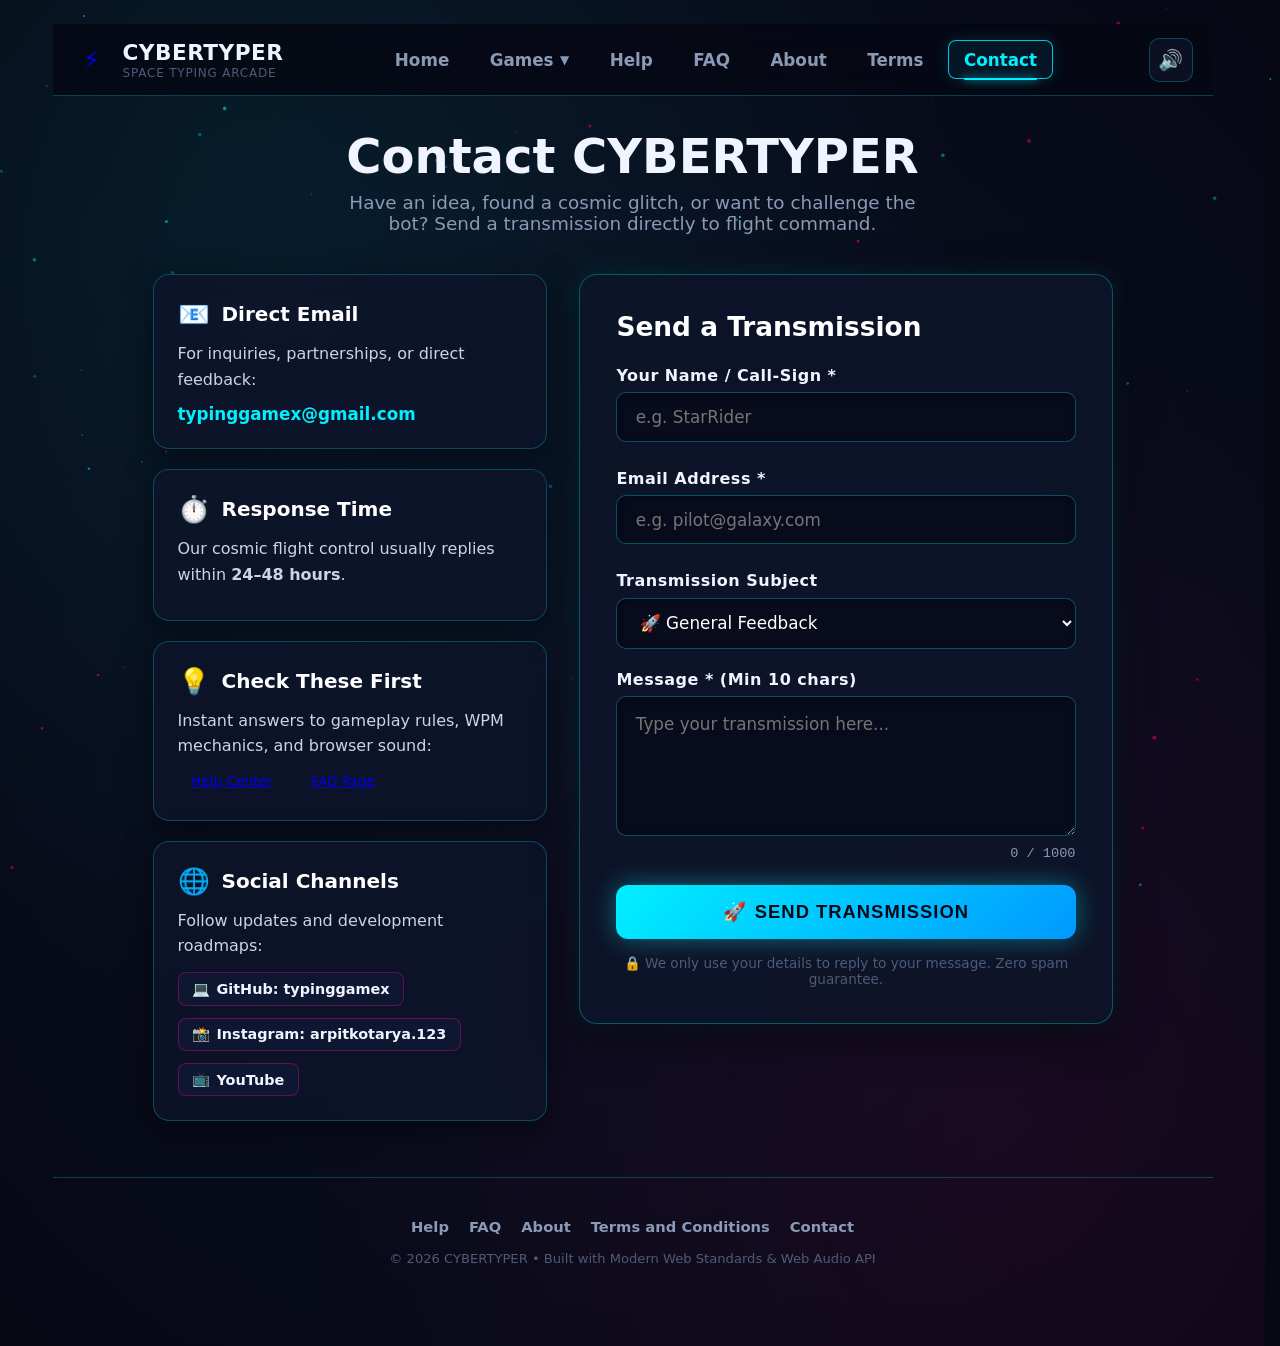
<file: pages/contact.html>
<!DOCTYPE html>
<html lang="en">
<head>
  <meta charset="UTF-8">
  <meta name="viewport" content="width=device-width, initial-scale=1.0">
  <title>Contact Us // CYBERTYPER</title>
  <meta name="description" content="Get in touch with the CYBERTYPER flight crew. Submit bug reports, feature suggestions, or feedback.">
  <link rel="stylesheet" href="../css/style.css">
  <style>
    .contact-container {
      max-width: 960px;
      margin: 0 auto 3.5rem;
      position: relative;
      z-index: 1;
    }

    .contact-hero {
      text-align: center;
      margin-bottom: 2.5rem;
    }

    .contact-hero h1 {
      font-size: clamp(2.2rem, 4.5vw, 3rem);
      font-weight: 900;
      margin-bottom: 0.5rem;
    }

    .contact-hero p {
      font-size: 1.15rem;
      color: var(--text-muted);
      max-width: 600px;
      margin: 0 auto;
    }

    /* Two-column layout on desktop, stacked on mobile */
    .contact-grid {
      display: grid;
      grid-template-columns: 1fr 1.35fr;
      gap: 2rem;
      align-items: start;
    }

    @media (max-width: 820px) {
      .contact-grid {
        grid-template-columns: 1fr;
      }
    }

    /* Contact Info Cards (Left Column) */
    .contact-info-col {
      display: flex;
      flex-direction: column;
      gap: 1.25rem;
    }

    .info-card {
      background: rgba(14, 20, 42, 0.85);
      border: 1px solid rgba(0, 240, 255, 0.25);
      border-radius: 16px;
      padding: 1.5rem;
      backdrop-filter: blur(12px);
      box-shadow: 0 8px 30px rgba(0, 0, 0, 0.5);
    }

    .info-card-header {
      display: flex;
      align-items: center;
      gap: 0.75rem;
      margin-bottom: 0.75rem;
    }

    .info-icon {
      font-size: 1.6rem;
    }

    .info-card h3 {
      font-size: 1.25rem;
      color: #ffffff;
      font-weight: 800;
    }

    .info-card p {
      color: #cad5e8;
      font-size: 1rem;
      line-height: 1.6;
      margin-bottom: 0.5rem;
    }

    .info-card a.highlight-link {
      color: var(--cyan-glow);
      text-decoration: none;
      font-weight: 700;
      font-size: 1.05rem;
      transition: var(--transition-smooth);
      display: inline-block;
      margin-top: 0.25rem;
    }

    .info-card a.highlight-link:hover {
      text-shadow: 0 0 10px rgba(0, 240, 255, 0.5);
      transform: translateX(4px);
    }

    .social-links-row {
      display: flex;
      gap: 0.75rem;
      margin-top: 0.85rem;
      flex-wrap: wrap;
    }

    .social-badge {
      display: inline-flex;
      align-items: center;
      gap: 0.4rem;
      padding: 0.45rem 0.85rem;
      border-radius: 8px;
      background: rgba(16, 24, 52, 0.9);
      border: 1px solid rgba(255, 0, 127, 0.35);
      color: var(--text-main);
      text-decoration: none;
      font-size: 0.9rem;
      font-weight: 600;
      transition: var(--transition-smooth);
    }

    .social-badge:hover {
      border-color: var(--magenta-glow);
      color: var(--magenta-glow);
      box-shadow: 0 0 12px rgba(255, 0, 127, 0.3);
      transform: translateY(-2px);
    }

    /* Form Container (Right Column) */
    .form-card {
      background: rgba(14, 20, 42, 0.9);
      border: 1px solid rgba(0, 240, 255, 0.3);
      border-radius: 18px;
      padding: clamp(1.5rem, 3vw, 2.25rem);
      backdrop-filter: blur(14px);
      box-shadow: 0 12px 40px rgba(0, 0, 0, 0.6), 0 0 25px rgba(0, 240, 255, 0.12);
    }

    .form-card h2 {
      font-size: 1.65rem;
      color: #ffffff;
      margin-bottom: 1.5rem;
      font-weight: 800;
    }

    .form-group {
      margin-bottom: 1.35rem;
      position: relative;
    }

    .form-label {
      display: block;
      font-size: 1rem;
      font-weight: 700;
      color: var(--text-main);
      margin-bottom: 0.45rem;
      letter-spacing: 0.5px;
    }

    .form-control {
      width: 100%;
      background: rgba(8, 12, 28, 0.9);
      border: 1.5px solid rgba(0, 240, 255, 0.3);
      border-radius: 10px;
      padding: 0.85rem 1.15rem;
      color: #ffffff;
      font-family: inherit;
      font-size: 1.05rem;
      outline: none;
      transition: var(--transition-smooth);
      box-shadow: inset 0 2px 6px rgba(0, 0, 0, 0.4);
    }

    .form-control:focus {
      border-color: var(--cyan-glow);
      box-shadow: 0 0 16px rgba(0, 240, 255, 0.35), inset 0 2px 6px rgba(0, 0, 0, 0.4);
    }

    .form-control.error-field {
      border-color: var(--danger-glow);
      box-shadow: 0 0 12px rgba(255, 51, 102, 0.4);
    }

    textarea.form-control {
      resize: vertical;
      min-height: 140px;
      line-height: 1.6;
    }

    .field-hint-row {
      display: flex;
      justify-content: space-between;
      align-items: center;
      margin-top: 0.35rem;
      font-size: 0.85rem;
    }

    .inline-error {
      color: var(--danger-glow);
      font-weight: 600;
      display: none;
    }

    .char-counter {
      color: var(--text-muted);
      margin-left: auto;
      font-family: var(--font-mono);
    }

    /* Hidden honeypot field */
    .hp-field {
      display: none !important;
      visibility: hidden !important;
    }

    .submit-btn-row {
      margin-top: 1.5rem;
    }

    .btn-submit {
      width: 100%;
      background: linear-gradient(135deg, var(--cyan-glow), #0099ff);
      color: #040816;
      border: none;
      padding: 1rem 1.75rem;
      border-radius: 12px;
      font-size: 1.15rem;
      font-weight: 800;
      letter-spacing: 1px;
      cursor: pointer;
      box-shadow: 0 0 25px rgba(0, 240, 255, 0.4);
      transition: var(--transition-smooth);
      text-transform: uppercase;
      display: flex;
      align-items: center;
      justify-content: center;
      gap: 0.5rem;
    }

    .btn-submit:hover:not(:disabled) {
      transform: translateY(-2px);
      box-shadow: 0 0 35px rgba(0, 240, 255, 0.7);
    }

    .btn-submit:disabled {
      opacity: 0.65;
      cursor: not-allowed;
      filter: grayscale(0.5);
    }

    .privacy-notice {
      margin-top: 1rem;
      font-size: 0.85rem;
      color: var(--text-dim);
      text-align: center;
    }

    /* Form Status Notifications */
    .form-status {
      display: none;
      padding: 1rem 1.25rem;
      border-radius: 12px;
      margin-bottom: 1.25rem;
      font-size: 1rem;
      line-height: 1.6;
    }

    .form-status.success {
      background: rgba(0, 255, 136, 0.15);
      border: 1px solid var(--emerald-glow);
      color: #a7f3d0;
      box-shadow: 0 0 20px rgba(0, 255, 136, 0.2);
    }

    .form-status.error {
      background: rgba(255, 51, 102, 0.15);
      border: 1px solid var(--danger-glow);
      color: #fecdd3;
      box-shadow: 0 0 20px rgba(255, 51, 102, 0.2);
    }
  </style>
</head>
<body>
  <!-- Canvas Starfield -->
  <canvas id="starsCanvas" class="stars-bg"></canvas>

  <div class="container">
    <!-- Header -->
    <header class="site-header">
      <a href="../index.html" class="brand-wrapper">
        <div class="brand-icon">⚡</div>
        <div>
          <div class="brand-title">CYBERTYPER</div>
          <div class="brand-subtitle">Space Typing Arcade</div>
        </div>
      </a>

      <!-- Navigation Menu -->
      <nav id="cyberMainNav" class="cyber-nav" aria-label="Main Navigation">
        <div class="cyber-nav-item">
          <a href="../index.html" class="cyber-nav-link">Home</a>
        </div>
        <div class="cyber-nav-item cyber-dropdown" id="cyberGamesDropdown">
          <button class="cyber-nav-link" id="cyberGamesTrigger" aria-expanded="false" aria-haspopup="true">
            Games <span class="dropdown-arrow">▼</span>
          </button>
          <ul class="cyber-dropdown-menu" aria-label="Games Submenu">
            <li class="cyber-dropdown-item"><a href="../games/speed-test.html" class="cyber-dropdown-link">⚡ Speed Typing Test</a></li>
            <li class="cyber-dropdown-item"><a href="../games/falling-words.html" class="cyber-dropdown-link">🌧️ Falling Words</a></li>
            <li class="cyber-dropdown-item"><a href="../games/typing-race.html" class="cyber-dropdown-link">🏎️ Typing Race vs Bot</a></li>
            <li class="cyber-dropdown-item"><a href="../games/asteroid-game.html" class="cyber-dropdown-link">☄️ Falling Asteroids</a></li>
          </ul>
        </div>
        <div class="cyber-nav-item">
          <a href="help.html" class="cyber-nav-link">Help</a>
        </div>
        <div class="cyber-nav-item">
          <a href="faq.html" class="cyber-nav-link">FAQ</a>
        </div>
        <div class="cyber-nav-item">
          <a href="about.html" class="cyber-nav-link">About</a>
        </div>
        <div class="cyber-nav-item">
          <a href="terms.html" class="cyber-nav-link">Terms</a>
        </div>
        <div class="cyber-nav-item">
          <a href="contact.html" class="cyber-nav-link active" aria-current="page">Contact</a>
        </div>
      </nav>

      <!-- Actions: Sound + Hamburger -->
      <div class="header-actions">
        <button id="soundToggle" class="sound-toggle-btn" aria-label="Toggle Sound" title="Sound Mute/Unmute">
          <span id="soundIcon">🔊</span>
        </button>
        <button id="cyberNavToggle" class="cyber-hamburger" aria-label="Toggle Menu" aria-expanded="false" aria-controls="cyberMainNav">
          <span></span>
          <span></span>
          <span></span>
        </button>
      </div>
    </header>

    <!-- Main Content -->
    <main class="contact-container">
      <div class="contact-hero">
        <h1>Contact <span class="glow-cyan">CYBERTYPER</span></h1>
        <p>Have an idea, found a cosmic glitch, or want to challenge the bot? Send a transmission directly to flight command.</p>
      </div>

      <div class="contact-grid">
        <!-- Left Column: Contact Cards -->
        <div class="contact-info-col">
          <div class="info-card">
            <div class="info-card-header">
              <span class="info-icon">📧</span>
              <h3>Direct Email</h3>
            </div>
            <p>For inquiries, partnerships, or direct feedback:</p>
            <a href="mailto:typinggamex@gmail.com" class="highlight-link">typinggamex@gmail.com</a>
          </div>

          <div class="info-card">
            <div class="info-card-header">
              <span class="info-icon">⏱️</span>
              <h3>Response Time</h3>
            </div>
            <p>Our cosmic flight control usually replies within <strong>24–48 hours</strong>.</p>
          </div>

          <div class="info-card">
            <div class="info-card-header">
              <span class="info-icon">💡</span>
              <h3>Check These First</h3>
            </div>
            <p>Instant answers to gameplay rules, WPM mechanics, and browser sound:</p>
            <div style="display:flex; gap:0.75rem; margin-top:0.5rem; flex-wrap:wrap;">
              <a href="help.html" class="btn-neon" style="padding:0.4rem 0.85rem; font-size:0.85rem;">Help Center</a>
              <a href="faq.html" class="btn-neon btn-magenta" style="padding:0.4rem 0.85rem; font-size:0.85rem;">FAQ Page</a>
            </div>
          </div>

          <!-- UPDATED SOCIAL CHANNELS WITH YOUR NEW INFO -->
          <div class="info-card">
            <div class="info-card-header">
              <span class="info-icon">🌐</span>
              <h3>Social Channels</h3>
            </div>
            <p>Follow updates and development roadmaps:</p>
            <div class="social-links-row">
              <a href="https://github.com/typinggamex" target="_blank" rel="noopener noreferrer" class="social-badge"><span>💻</span> GitHub: typinggamex</a>
              <a href="https://instagram.com/arpitkotarya.123" target="_blank" rel="noopener noreferrer" class="social-badge"><span>📸</span> Instagram: arpitkotarya.123</a>
              <a href="https://youtube.com" target="_blank" rel="noopener noreferrer" class="social-badge"><span>📺</span> YouTube</a>
            </div>
          </div>
        </div>

        <!-- Right Column: Contact Form -->
        <div class="form-card">
          <h2>Send a Transmission</h2>

          <!-- Status Alerts -->
          <div id="statusSuccess" class="form-status success">
            ✅ <strong>Transmission Sent!</strong> Thank you for your message. We have received your transmission and will get back to you soon.
          </div>
          <div id="statusError" class="form-status error">
            ❌ <strong>Transmission Failed.</strong> We couldn't send your message right now. Please try again or email us directly at <a href="mailto:typinggamex@gmail.com" style="color:#ffffff;text-decoration:underline;">typinggamex@gmail.com</a>.
          </div>

          <!-- Formspree Endpoint Updated -->
          <form id="contactForm" action="https://formspree.io/f/moejybbq" method="POST" novalidate>
            <!-- Spam Protection Honeypot -->
            <input type="text" name="_gotcha" class="hp-field" tabindex="-1" autocomplete="off">

            <!-- Name Field -->
            <div class="form-group">
              <label for="userName" class="form-label">Your Name / Call-Sign *</label>
              <input type="text" id="userName" name="name" class="form-control" placeholder="e.g. StarRider" required>
              <div class="field-hint-row">
                <span class="inline-error" id="nameError">Please enter your name.</span>
              </div>
            </div>

            <!-- Email Field -->
            <div class="form-group">
              <label for="userEmail" class="form-label">Email Address *</label>
              <input type="email" id="userEmail" name="email" class="form-control" placeholder="e.g. pilot@galaxy.com" required>
              <div class="field-hint-row">
                <span class="inline-error" id="emailError">Please enter a valid email address.</span>
              </div>
            </div>

            <!-- Subject Dropdown -->
            <div class="form-group">
              <label for="userSubject" class="form-label">Transmission Subject</label>
              <select id="userSubject" name="subject" class="form-control" style="cursor:pointer;">
                <option value="Bug Report">🐛 Bug Report</option>
                <option value="Feature Suggestion">💡 Feature Suggestion</option>
                <option value="Feedback" selected>🚀 General Feedback</option>
                <option value="Business / Other">🤝 Business / Other</option>
              </select>
            </div>

            <!-- Message Field with Live Character Counter -->
            <div class="form-group">
              <label for="userMessage" class="form-label">Message * (Min 10 chars)</label>
              <textarea id="userMessage" name="message" class="form-control" maxlength="1000" placeholder="Type your transmission here..." required></textarea>
              <div class="field-hint-row">
                <span class="inline-error" id="messageError">Message must be at least 10 characters long.</span>
                <span class="char-counter" id="charCounter">0 / 1000</span>
              </div>
            </div>

            <!-- Submit Button & Rate Limit -->
            <div class="submit-btn-row">
              <button type="submit" id="submitBtn" class="btn-submit">
                <span id="btnIcon">🚀</span> <span id="btnText">Send Transmission</span>
              </button>
            </div>

            <div class="privacy-notice">
              🔒 We only use your details to reply to your message. Zero spam guarantee.
            </div>
          </form>
        </div>
      </div>
    </main>

    <!-- Footer -->
    <footer class="site-footer">
      <ul class="footer-nav">
        <li><a href="help.html">Help</a></li>
        <li><a href="faq.html">FAQ</a></li>
        <li><a href="about.html">About</a></li>
        <li><a href="terms.html">Terms and Conditions</a></li>
        <li><a href="contact.html">Contact</a></li>
      </ul>
      <div class="footer-copy">© 2026 CYBERTYPER • Built with Modern Web Standards & Web Audio API</div>
    </footer>
  </div>

  <script src="../js/nav.js"></script>
  <script>
    // Live Character Counter
    const messageInput = document.getElementById('userMessage');
    const charCounter = document.getElementById('charCounter');

    messageInput.addEventListener('input', () => {
      const len = messageInput.value.length;
      charCounter.textContent = `${len} / 1000`;
      if (len >= 950) {
        charCounter.style.color = 'var(--danger-glow)';
      } else {
        charCounter.style.color = 'var(--text-muted)';
      }
    });

    // Client-side Validation & AJAX Form Submission
    const contactForm = document.getElementById('contactForm');
    const submitBtn = document.getElementById('submitBtn');
    const btnIcon = document.getElementById('btnIcon');
    const btnText = document.getElementById('btnText');
    const statusSuccess = document.getElementById('statusSuccess');
    const statusError = document.getElementById('statusError');

    const nameInput = document.getElementById('userName');
    const emailInput = document.getElementById('userEmail');
    const nameError = document.getElementById('nameError');
    const emailError = document.getElementById('emailError');
    const messageError = document.getElementById('messageError');

    function validateEmail(email) {
      return /^[^\s@]+@[^\s@]+\.[^\s@]+$/.test(email);
    }

    contactForm.addEventListener('submit', async (e) => {
      e.preventDefault();

      // Reset errors & status
      let isValid = true;
      nameError.style.display = 'none';
      emailError.style.display = 'none';
      messageError.style.display = 'none';
      nameInput.classList.remove('error-field');
      emailInput.classList.remove('error-field');
      messageInput.classList.remove('error-field');
      statusSuccess.style.display = 'none';
      statusError.style.display = 'none';

      // Honeypot check
      const gotcha = contactForm.querySelector('input[name="_gotcha"]');
      if (gotcha && gotcha.value.trim() !== '') {
        return; // Bot detected, silent fail
      }

      if (nameInput.value.trim() === '') {
        nameError.style.display = 'inline';
        nameInput.classList.add('error-field');
        isValid = false;
      }

      if (!validateEmail(emailInput.value.trim())) {
        emailError.style.display = 'inline';
        emailInput.classList.add('error-field');
        isValid = false;
      }

      if (messageInput.value.trim().length < 10) {
        messageError.style.display = 'inline';
        messageInput.classList.add('error-field');
        isValid = false;
      }

      if (!isValid) return;

      // Loading state
      submitBtn.disabled = true;
      btnIcon.textContent = '⏳';
      btnText.textContent = 'Transmitting...';

      const formData = new FormData(contactForm);

      try {
        const response = await fetch(contactForm.action, {
          method: 'POST',
          body: formData,
          headers: { 'Accept': 'application/json' }
        });

        if (response.ok) {
          statusSuccess.style.display = 'block';
          contactForm.reset();
          charCounter.textContent = '0 / 1000';

          // 30-Second Rate Limit cooldown
          let secondsLeft = 30;
          btnIcon.textContent = '⏱️';
          btnText.textContent = `Wait ${secondsLeft}s`;

          const timer = setInterval(() => {
            secondsLeft--;
            if (secondsLeft > 0) {
              btnText.textContent = `Wait ${secondsLeft}s`;
            } else {
              clearInterval(timer);
              submitBtn.disabled = false;
              btnIcon.textContent = '🚀';
              btnText.textContent = 'Send Transmission';
            }
          }, 1000);
        } else {
          throw new Error('Endpoint error');
        }
      } catch (err) {
        statusError.style.display = 'block';
        submitBtn.disabled = false;
        btnIcon.textContent = '🚀';
        btnText.textContent = 'Send Transmission';
      }
    });

    // Shared Sound Controller & Starfield
    window.audioCtx = null;
    window.isMuted = localStorage.getItem('typing_site_sound_muted') === 'true';

    const soundToggle = document.getElementById('soundToggle');
    const soundIcon = document.getElementById('soundIcon');

    function updateSoundUI() {
      if (window.isMuted) {
        soundIcon.textContent = '🔇';
        soundToggle.classList.add('muted');
      } else {
        soundIcon.textContent = '🔊';
        soundToggle.classList.remove('muted');
      }
    }
    updateSoundUI();

    soundToggle.addEventListener('click', (e) => {
      e.stopPropagation();
      window.isMuted = !window.isMuted;
      localStorage.setItem('typing_site_sound_muted', window.isMuted);
      updateSoundUI();
    });

    // Starfield Canvas
    const canvas = document.getElementById('starsCanvas');
    const ctx = canvas.getContext('2d');
    let stars = [];
    const STAR_COUNT = 85;

    function resizeCanvas() {
      canvas.width = window.innerWidth;
      canvas.height = window.innerHeight;
      stars = [];
      for (let i = 0; i < STAR_COUNT; i++) {
        stars.push({
          x: Math.random() * canvas.width,
          y: Math.random() * canvas.height,
          radius: Math.random() * 1.5 + 0.5,
          speed: Math.random() * 0.35 + 0.1,
          color: Math.random() > 0.4 ? '#00f0ff' : '#ff007f',
          alpha: Math.random() * 0.7 + 0.3,
          flicker: Math.random() * 0.02 + 0.01
        });
      }
    }

    function animateStars() {
      ctx.clearRect(0, 0, canvas.width, canvas.height);
      for (let s of stars) {
        s.y += s.speed;
        if (s.y > canvas.height) {
          s.y = 0;
          s.x = Math.random() * canvas.width;
        }
        s.alpha += Math.sin(Date.now() * 0.003 + s.x) * s.flicker;
        const clampedAlpha = Math.max(0.15, Math.min(0.9, s.alpha));
        ctx.beginPath();
        ctx.arc(s.x, s.y, s.radius, 0, Math.PI * 2);
        ctx.fillStyle = s.color;
        ctx.globalAlpha = clampedAlpha;
        ctx.fill();
        ctx.globalAlpha = 1.0;
      }
      requestAnimationFrame(animateStars);
    }

    window.addEventListener('resize', resizeCanvas);
    resizeCanvas();
    animateStars();
  </script>
</body>
</html>
</file>
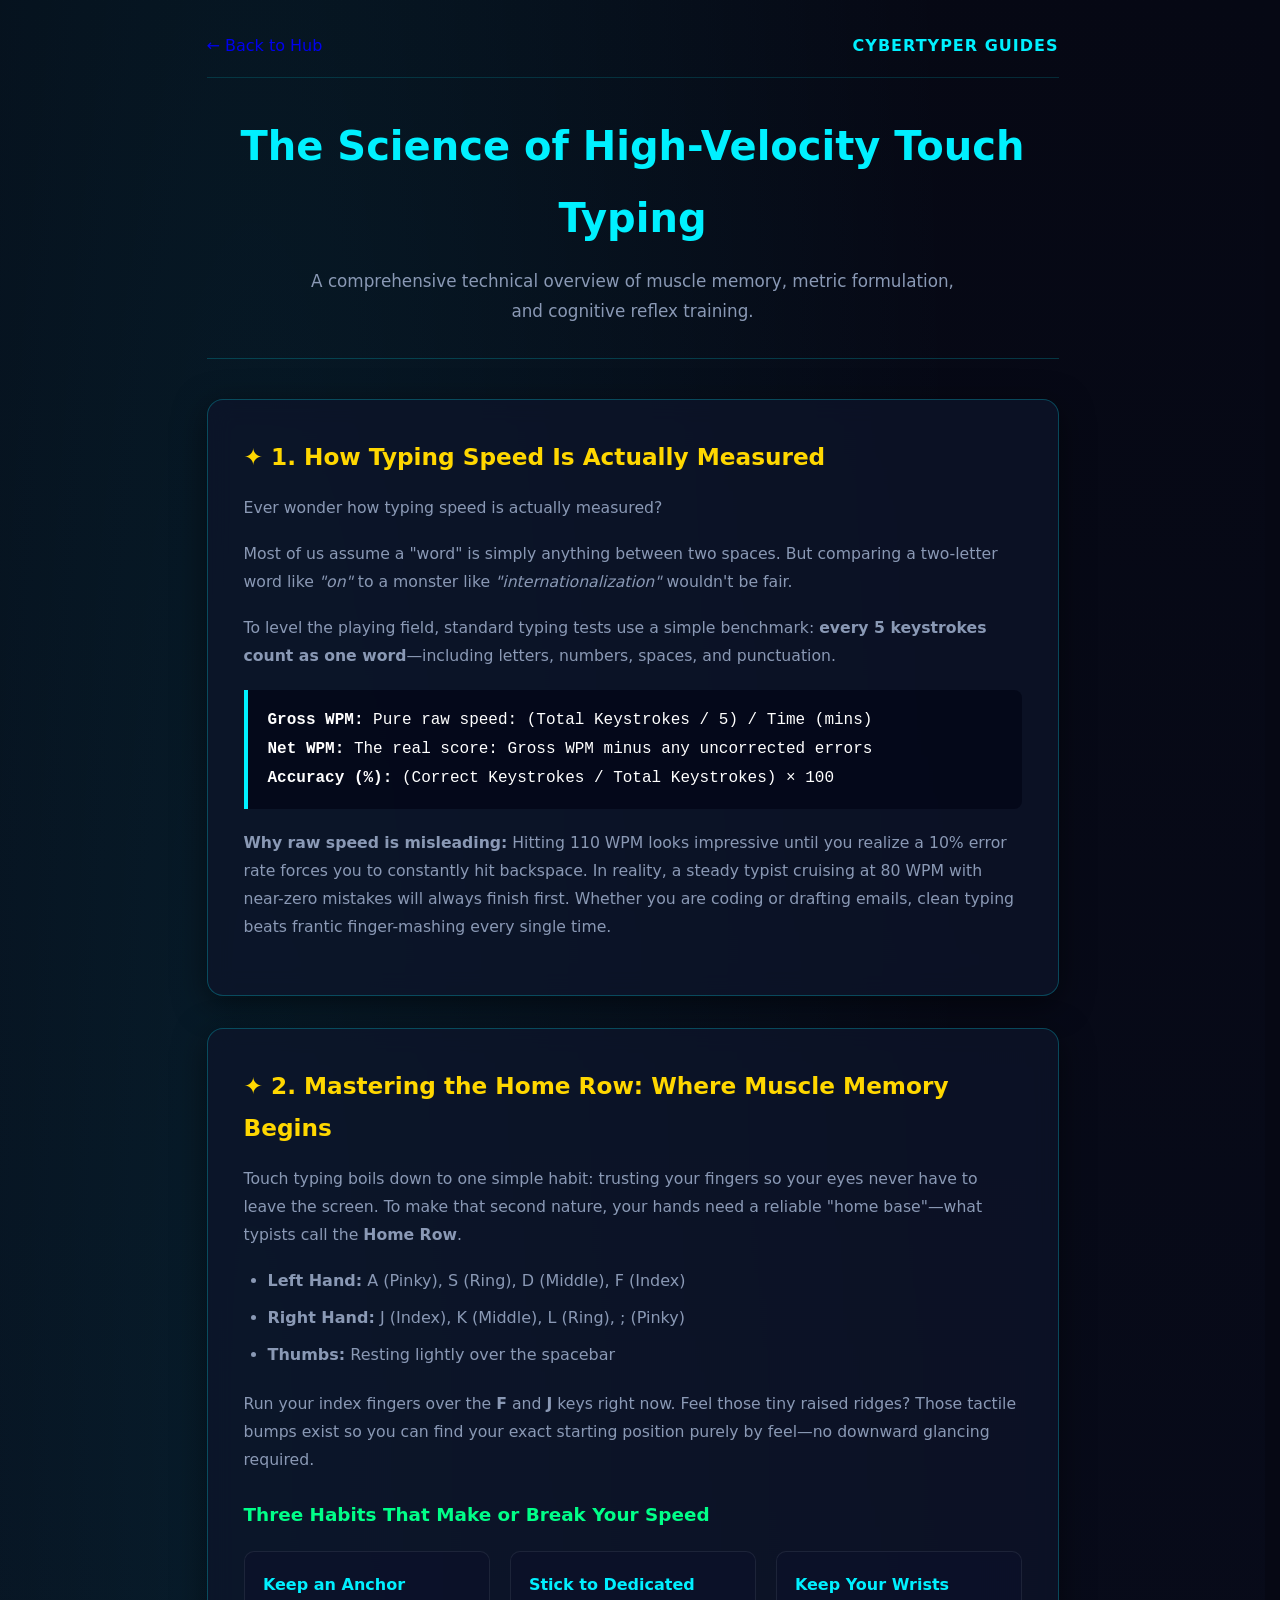
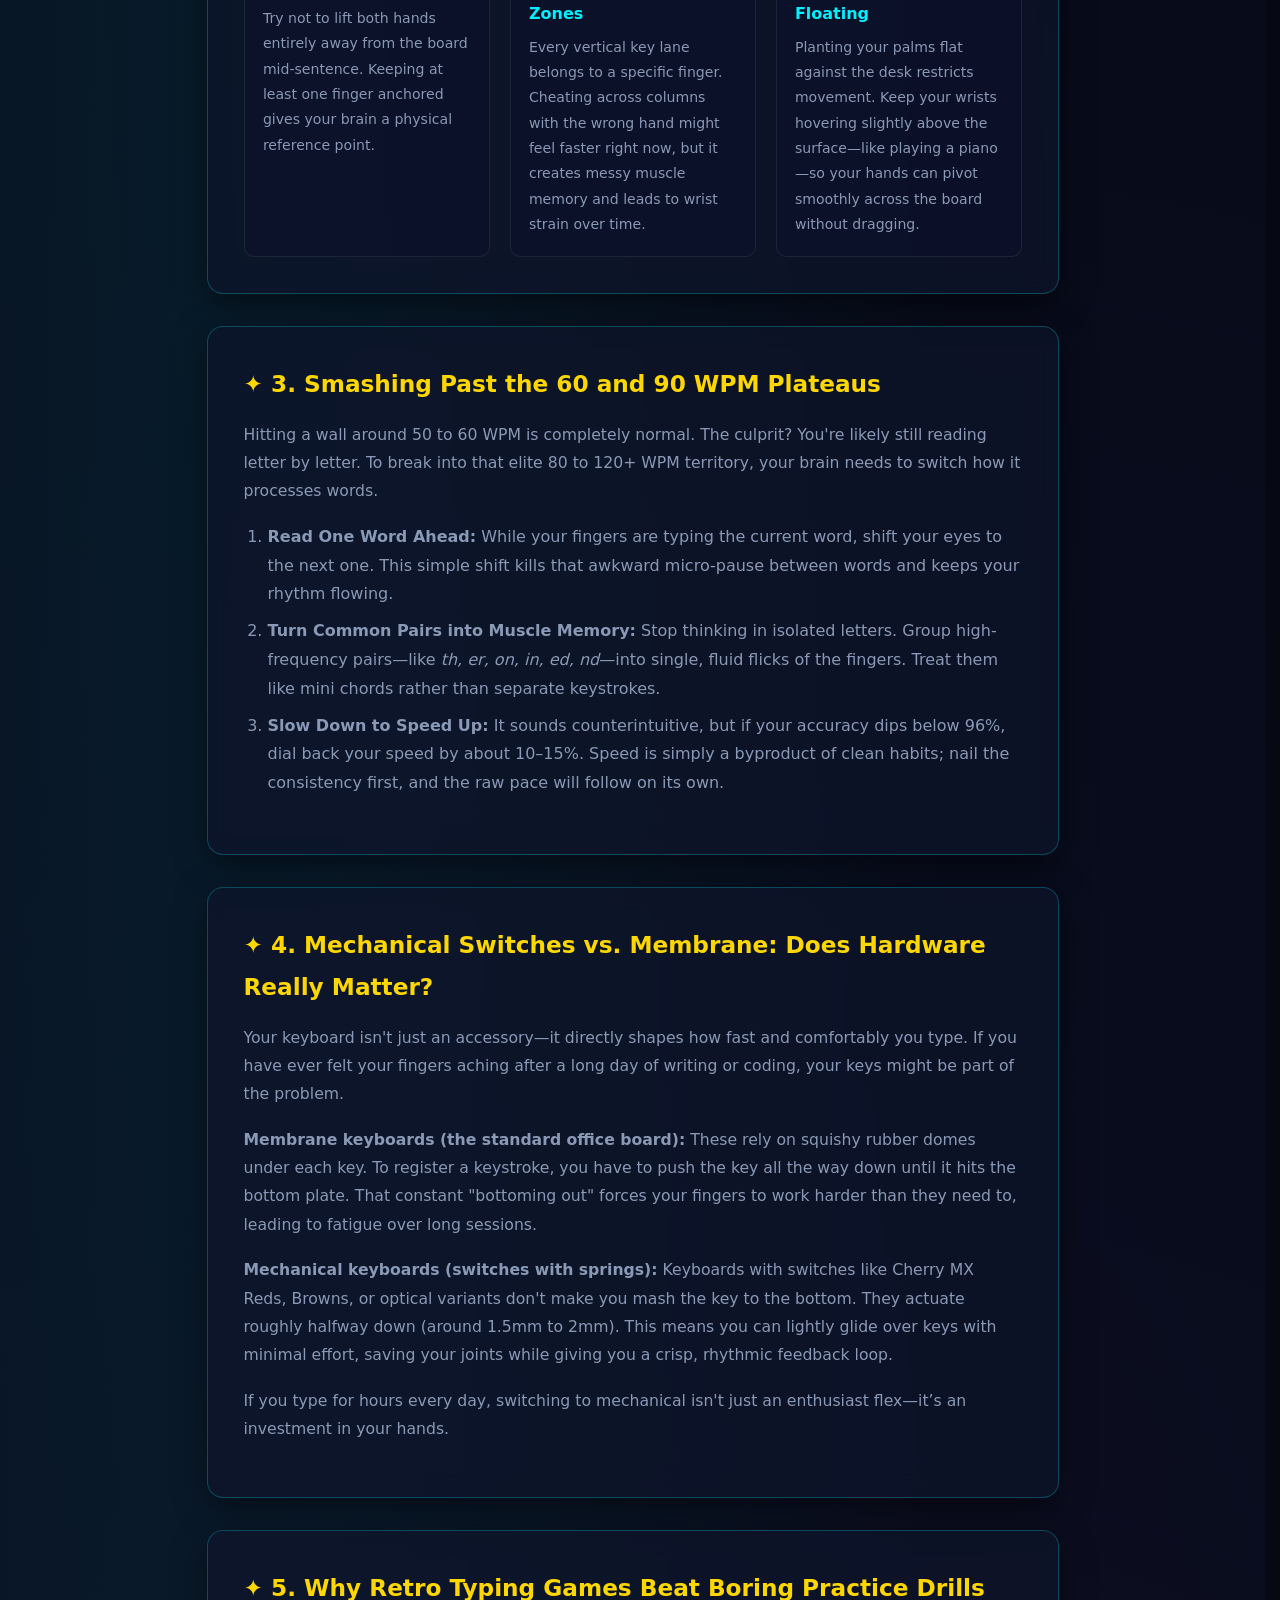
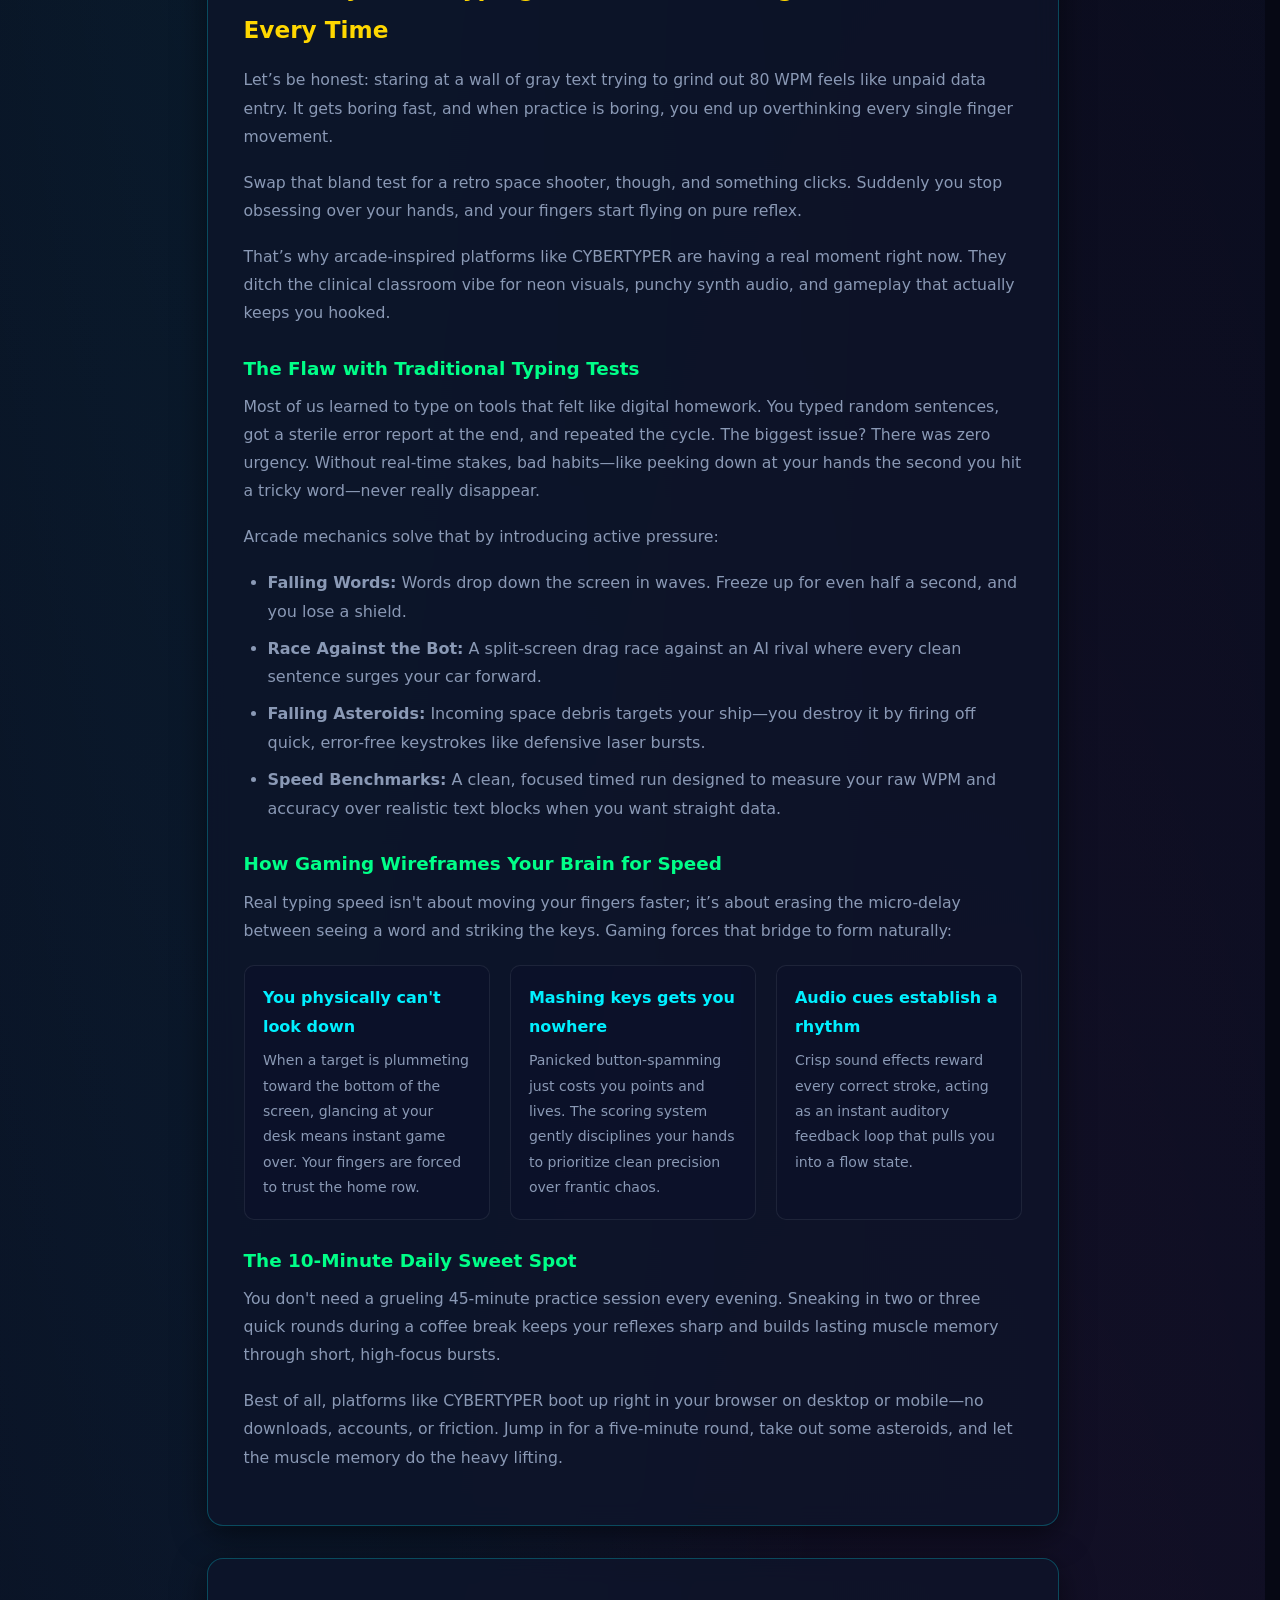
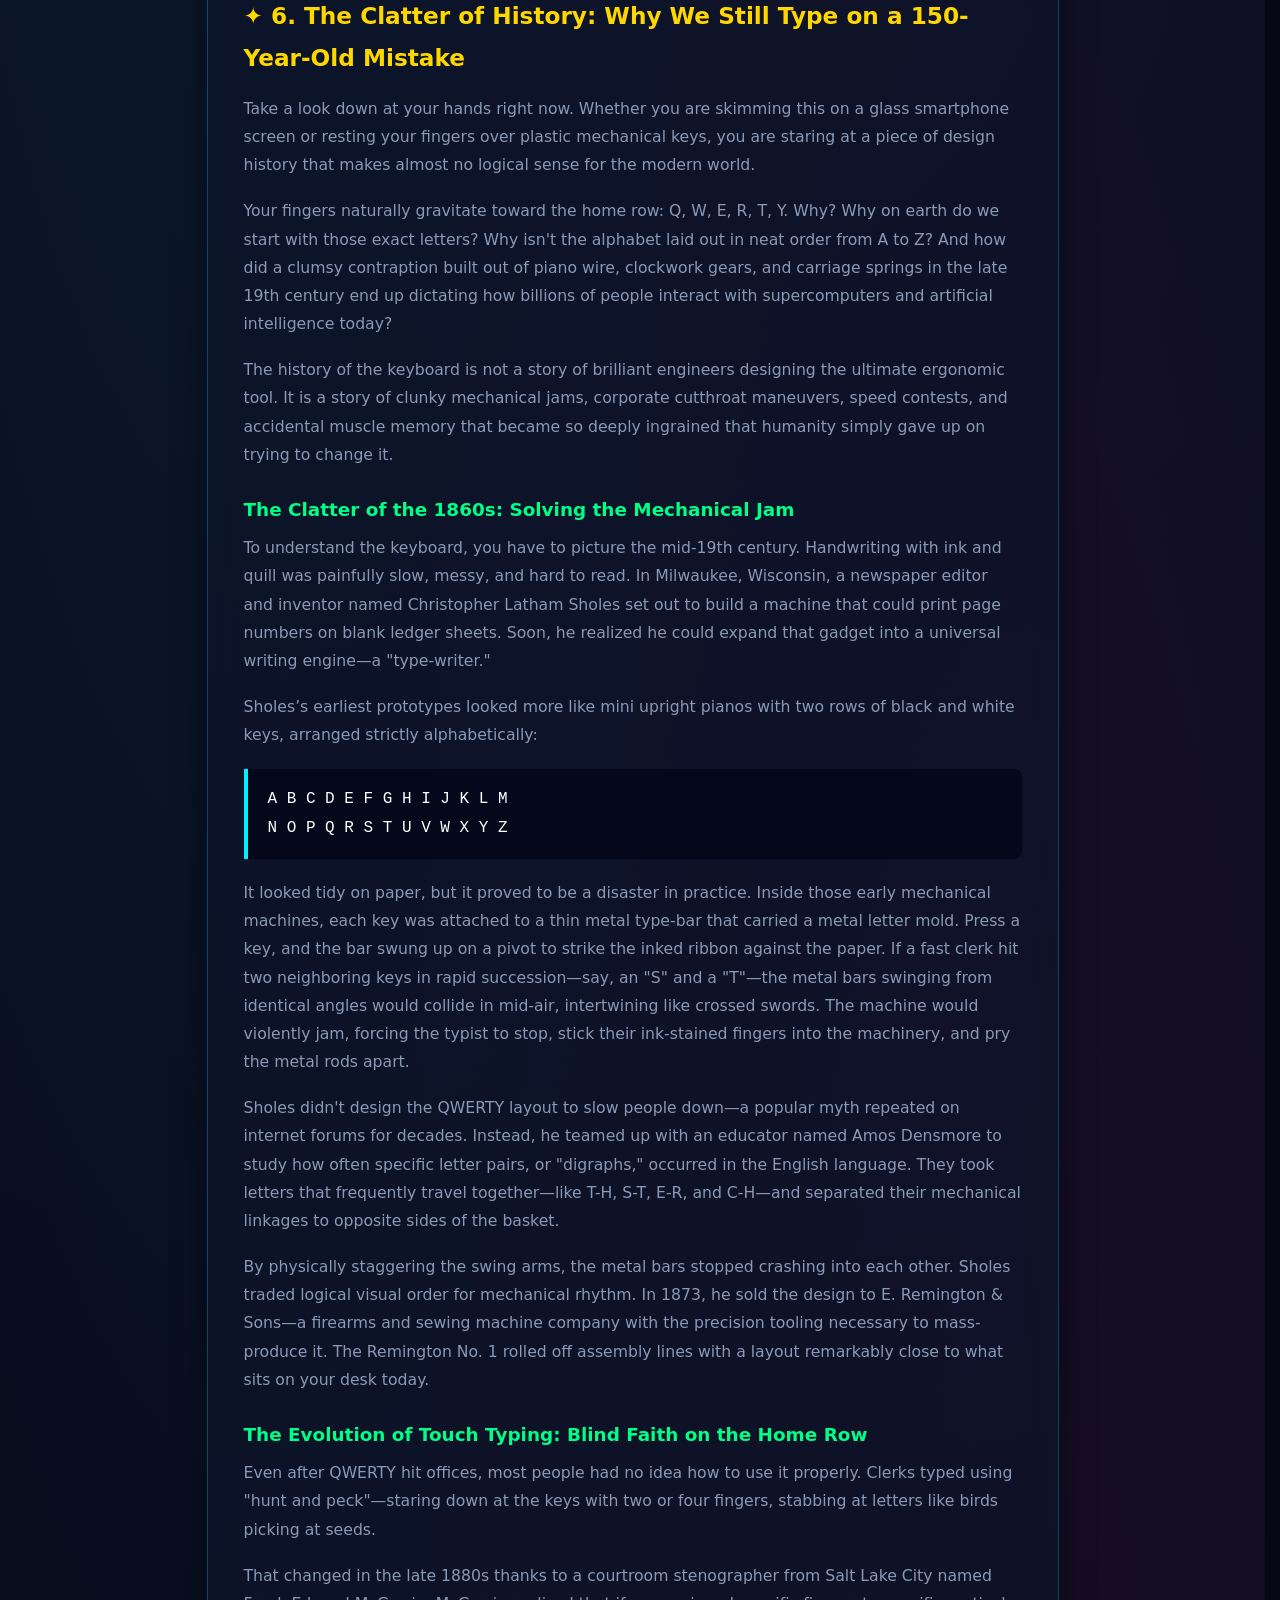
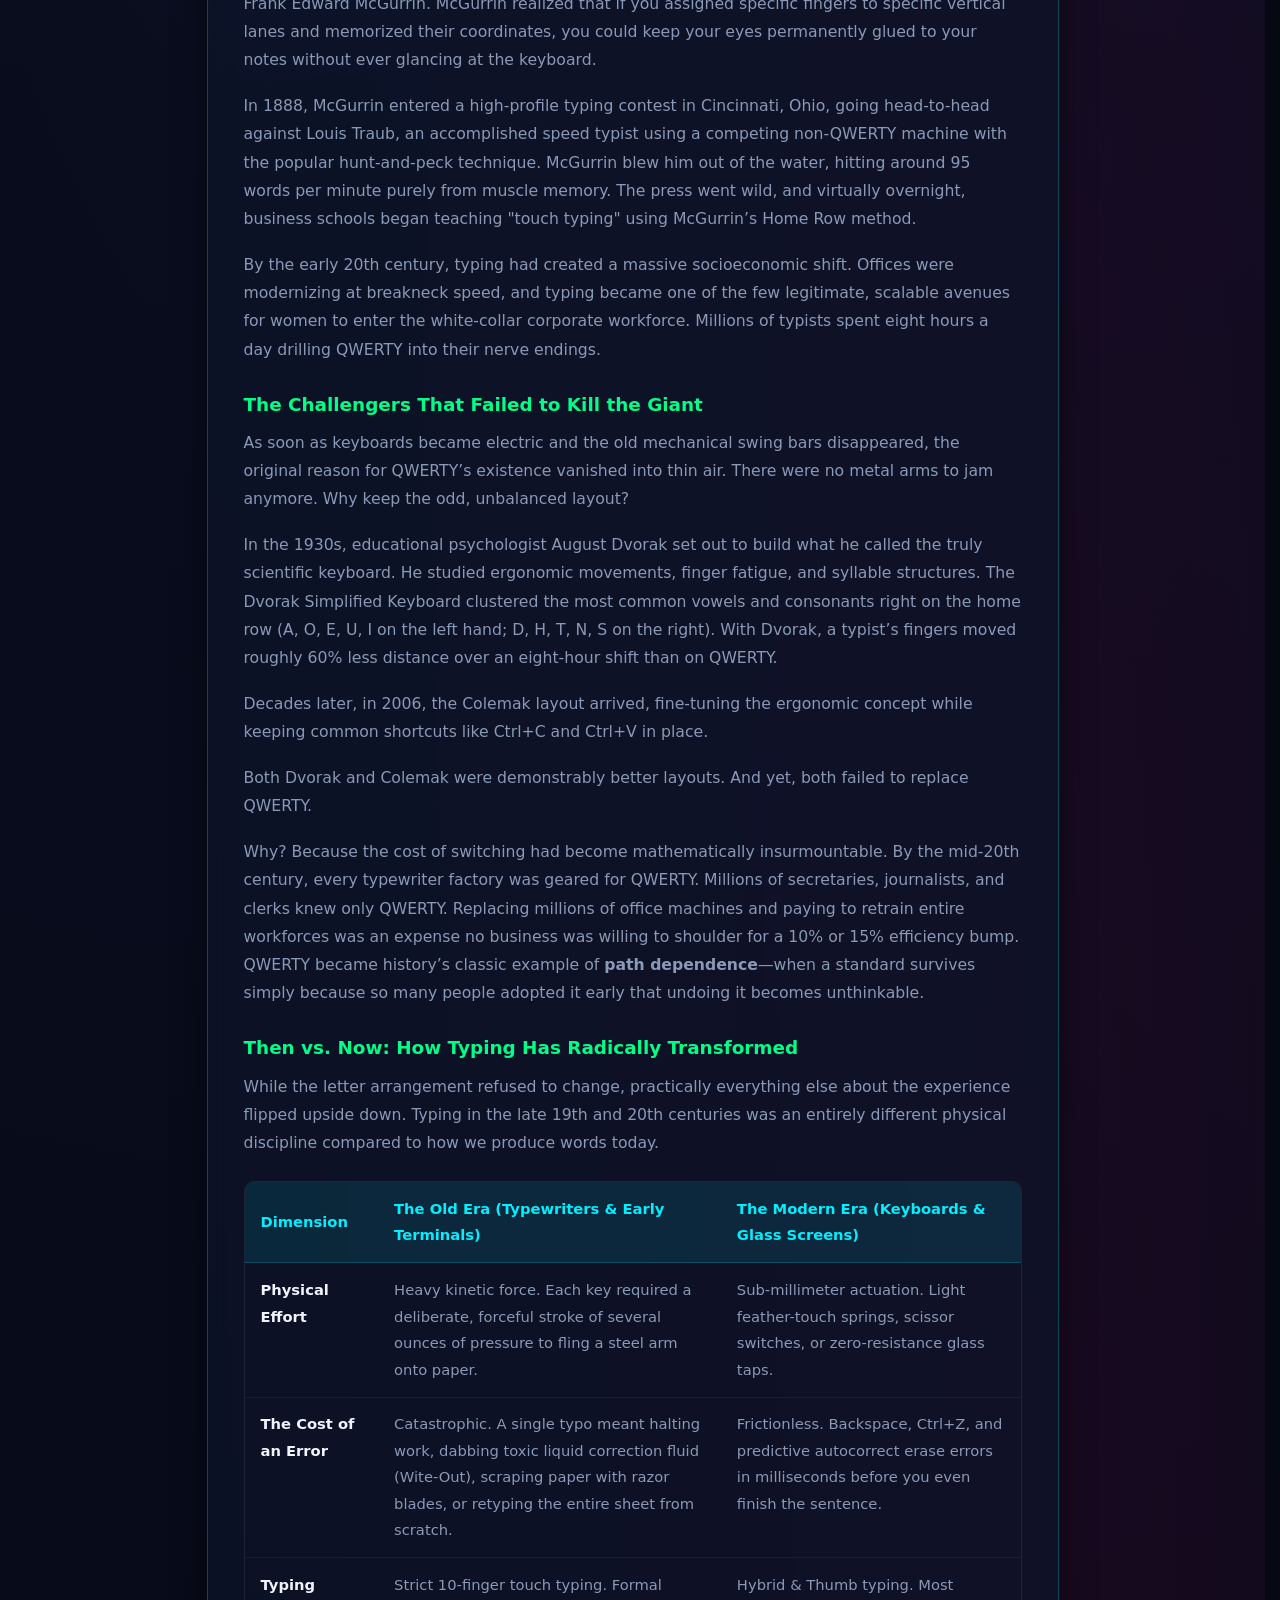
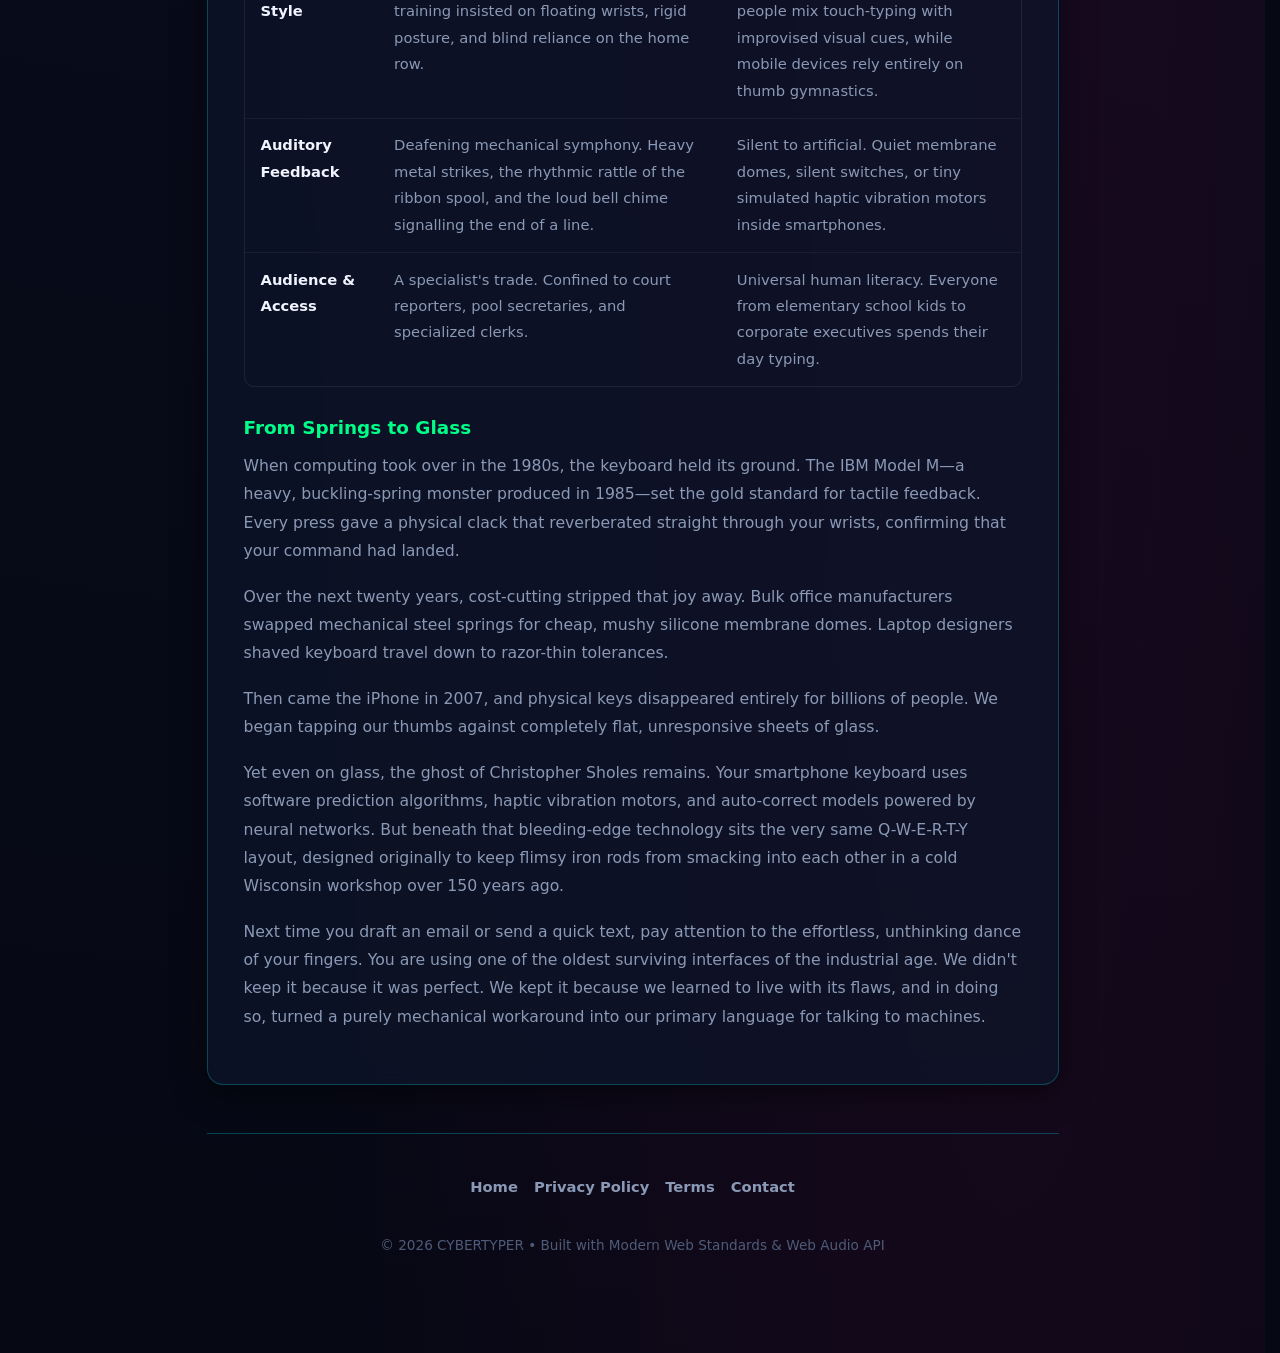
<file: pages/content.html>
<!DOCTYPE html>
<html lang="en">
<head>
  <meta charset="UTF-8">
  <meta name="viewport" content="width=device-width, initial-scale=1.0">
  <title>Typing Guides & Benchmarks // CYBERTYPER</title>
  <meta name="description" content="Master touch typing, learn how Net WPM is calculated, and discover ergonomic strategies to increase typing speed from 40 to 100+ WPM.">
  <meta name="keywords" content="touch typing guide, how to type faster, wpm calculation formula, mechanical keyboard typing, typing ergonomics, typing games, qwerty history">
  <link rel="icon" type="image/svg+xml" href="data:image/svg+xml,<svg xmlns='http://www.w3.org/2000/svg' viewBox='0 0 100 100'><text y='.9em' font-size='90'>⚡</text></svg>">
  <link rel="stylesheet" href="../css/style.css">
  <style>
    .article-container {
      max-width: 900px;
      margin: 0 auto;
      padding: 2rem 1.5rem 4rem;
      color: var(--text-main);
      line-height: 1.8;
    }
    .article-hero {
      text-align: center;
      margin-bottom: 2.5rem;
      border-bottom: 1px solid rgba(0, 240, 255, 0.2);
      padding-bottom: 2rem;
    }
    .article-hero h1 {
      font-size: clamp(1.8rem, 3.5vw, 2.5rem);
      font-weight: 900;
      color: var(--cyan-glow);
      margin-bottom: 0.75rem;
    }
    .article-hero p {
      color: var(--text-muted);
      font-size: 1.05rem;
      max-width: 650px;
      margin: 0 auto;
    }
    .guide-section {
      background: var(--bg-card);
      border: 1px solid var(--border-neon);
      border-radius: 16px;
      padding: 2.25rem;
      margin-bottom: 2rem;
      backdrop-filter: blur(12px);
      box-shadow: var(--shadow-box);
    }
    .guide-section h2 {
      font-size: 1.45rem;
      font-weight: 800;
      color: var(--gold-glow);
      margin-bottom: 1rem;
      display: flex;
      align-items: center;
      gap: 0.5rem;
    }
    .guide-section h3 {
      font-size: 1.15rem;
      font-weight: 700;
      color: var(--emerald-glow);
      margin: 1.5rem 0 0.5rem;
    }
    .guide-section p {
      color: var(--text-muted);
      margin-bottom: 1.1rem;
      font-size: 0.98rem;
    }
    .guide-section ul, .guide-section ol {
      padding-left: 1.5rem;
      margin-bottom: 1.25rem;
      color: var(--text-muted);
    }
    .guide-section li {
      margin-bottom: 0.5rem;
    }
    .formula-box {
      background: rgba(4, 8, 24, 0.85);
      border-left: 4px solid var(--cyan-glow);
      padding: 1rem 1.25rem;
      border-radius: 0 8px 8px 0;
      font-family: var(--font-mono);
      color: #fff;
      margin: 1.25rem 0;
    }
    .grid-cards {
      display: grid;
      grid-template-columns: repeat(auto-fit, minmax(240px, 1fr));
      gap: 1.25rem;
      margin-top: 1.25rem;
    }
    .mini-card {
      background: rgba(12, 18, 42, 0.7);
      border: 1px solid rgba(255, 255, 255, 0.08);
      border-radius: 10px;
      padding: 1.15rem;
    }
    .mini-card h4 {
      color: var(--cyan-glow);
      margin-bottom: 0.4rem;
      font-size: 1rem;
    }
    .mini-card p {
      font-size: 0.88rem;
      margin: 0;
    }
    .table-container {
      overflow-x: auto;
      margin: 1.5rem 0;
      border-radius: 10px;
      border: 1px solid rgba(255, 255, 255, 0.08);
    }
    .comparison-table {
      width: 100%;
      border-collapse: collapse;
      font-size: 0.92rem;
      text-align: left;
    }
    .comparison-table th {
      background: rgba(0, 240, 255, 0.1);
      color: var(--cyan-glow);
      padding: 0.85rem 1rem;
      font-weight: 700;
      border-bottom: 1px solid rgba(0, 240, 255, 0.2);
    }
    .comparison-table td {
      padding: 0.85rem 1rem;
      border-bottom: 1px solid rgba(255, 255, 255, 0.05);
      color: var(--text-muted);
      vertical-align: top;
    }
    .comparison-table tr:last-child td {
      border-bottom: none;
    }
    .comparison-table td strong {
      color: var(--text-main);
    }
  </style>
</head>
<body>
  <div class="article-container">
    <header class="game-header" style="border-bottom: 1px solid rgba(0, 240, 255, 0.15); margin-bottom: 2rem; display: flex; justify-content: space-between; align-items: center; padding-bottom: 1rem;">
      <a href="../index.html" class="btn-neon" style="text-decoration: none;">← Back to Hub</a>
      <div style="font-weight: 800; color: var(--cyan-glow); letter-spacing: 1px;">CYBERTYPER GUIDES</div>
    </header>

    <div class="article-hero">
      <h1>The Science of High-Velocity Touch Typing</h1>
      <p>A comprehensive technical overview of muscle memory, metric formulation, and cognitive reflex training.</p>
    </div>

    <!-- Section 1 -->
    <article class="guide-section">
      <h2>✦ 1. How Typing Speed Is Actually Measured</h2>
      <p>
        Ever wonder how typing speed is actually measured?
      </p>
      <p>
        Most of us assume a "word" is simply anything between two spaces. But comparing a two-letter word like <em>"on"</em> to a monster like <em>"internationalization"</em> wouldn't be fair.
      </p>
      <p>
        To level the playing field, standard typing tests use a simple benchmark: <strong>every 5 keystrokes count as one word</strong>—including letters, numbers, spaces, and punctuation.
      </p>

      <div class="formula-box">
        <strong>Gross WPM:</strong> Pure raw speed: (Total Keystrokes / 5) / Time (mins)<br>
        <strong>Net WPM:</strong> The real score: Gross WPM minus any uncorrected errors<br>
        <strong>Accuracy (%):</strong> (Correct Keystrokes / Total Keystrokes) × 100
      </div>

      <p>
        <strong>Why raw speed is misleading:</strong> Hitting 110 WPM looks impressive until you realize a 10% error rate forces you to constantly hit backspace. In reality, a steady typist cruising at 80 WPM with near-zero mistakes will always finish first. Whether you are coding or drafting emails, clean typing beats frantic finger-mashing every single time.
      </p>
    </article>

    <!-- Section 2 -->
    <article class="guide-section">
      <h2>✦ 2. Mastering the Home Row: Where Muscle Memory Begins</h2>
      <p>
        Touch typing boils down to one simple habit: trusting your fingers so your eyes never have to leave the screen. To make that second nature, your hands need a reliable "home base"—what typists call the <strong>Home Row</strong>.
      </p>
      <ul>
        <li><strong>Left Hand:</strong> A (Pinky), S (Ring), D (Middle), F (Index)</li>
        <li><strong>Right Hand:</strong> J (Index), K (Middle), L (Ring), ; (Pinky)</li>
        <li><strong>Thumbs:</strong> Resting lightly over the spacebar</li>
      </ul>
      <p>
        Run your index fingers over the <strong>F</strong> and <strong>J</strong> keys right now. Feel those tiny raised ridges? Those tactile bumps exist so you can find your exact starting position purely by feel—no downward glancing required.
      </p>

      <h3>Three Habits That Make or Break Your Speed</h3>
      <div class="grid-cards">
        <div class="mini-card">
          <h4>Keep an Anchor</h4>
          <p>Try not to lift both hands entirely away from the board mid-sentence. Keeping at least one finger anchored gives your brain a physical reference point.</p>
        </div>
        <div class="mini-card">
          <h4>Stick to Dedicated Zones</h4>
          <p>Every vertical key lane belongs to a specific finger. Cheating across columns with the wrong hand might feel faster right now, but it creates messy muscle memory and leads to wrist strain over time.</p>
        </div>
        <div class="mini-card">
          <h4>Keep Your Wrists Floating</h4>
          <p>Planting your palms flat against the desk restricts movement. Keep your wrists hovering slightly above the surface—like playing a piano—so your hands can pivot smoothly across the board without dragging.</p>
        </div>
      </div>
    </article>

    <!-- Section 3 -->
    <article class="guide-section">
      <h2>✦ 3. Smashing Past the 60 and 90 WPM Plateaus</h2>
      <p>
        Hitting a wall around 50 to 60 WPM is completely normal. The culprit? You're likely still reading letter by letter. To break into that elite 80 to 120+ WPM territory, your brain needs to switch how it processes words.
      </p>
      <ol>
        <li><strong>Read One Word Ahead:</strong> While your fingers are typing the current word, shift your eyes to the next one. This simple shift kills that awkward micro-pause between words and keeps your rhythm flowing.</li>
        <li><strong>Turn Common Pairs into Muscle Memory:</strong> Stop thinking in isolated letters. Group high-frequency pairs—like <em>th, er, on, in, ed, nd</em>—into single, fluid flicks of the fingers. Treat them like mini chords rather than separate keystrokes.</li>
        <li><strong>Slow Down to Speed Up:</strong> It sounds counterintuitive, but if your accuracy dips below 96%, dial back your speed by about 10–15%. Speed is simply a byproduct of clean habits; nail the consistency first, and the raw pace will follow on its own.</li>
      </ol>
    </article>

    <!-- Section 4 -->
    <article class="guide-section">
      <h2>✦ 4. Mechanical Switches vs. Membrane: Does Hardware Really Matter?</h2>
      <p>
        Your keyboard isn't just an accessory—it directly shapes how fast and comfortably you type. If you have ever felt your fingers aching after a long day of writing or coding, your keys might be part of the problem.
      </p>
      <p>
        <strong>Membrane keyboards (the standard office board):</strong> These rely on squishy rubber domes under each key. To register a keystroke, you have to push the key all the way down until it hits the bottom plate. That constant "bottoming out" forces your fingers to work harder than they need to, leading to fatigue over long sessions.
      </p>
      <p>
        <strong>Mechanical keyboards (switches with springs):</strong> Keyboards with switches like Cherry MX Reds, Browns, or optical variants don't make you mash the key to the bottom. They actuate roughly halfway down (around 1.5mm to 2mm). This means you can lightly glide over keys with minimal effort, saving your joints while giving you a crisp, rhythmic feedback loop.
      </p>
      <p>
        If you type for hours every day, switching to mechanical isn't just an enthusiast flex—it’s an investment in your hands.
      </p>
    </article>

    <!-- Section 5 -->
    <article class="guide-section">
      <h2>✦ 5. Why Retro Typing Games Beat Boring Practice Drills Every Time</h2>
      <p>
        Let’s be honest: staring at a wall of gray text trying to grind out 80 WPM feels like unpaid data entry. It gets boring fast, and when practice is boring, you end up overthinking every single finger movement.
      </p>
      <p>
        Swap that bland test for a retro space shooter, though, and something clicks. Suddenly you stop obsessing over your hands, and your fingers start flying on pure reflex.
      </p>
      <p>
        That’s why arcade-inspired platforms like CYBERTYPER are having a real moment right now. They ditch the clinical classroom vibe for neon visuals, punchy synth audio, and gameplay that actually keeps you hooked.
      </p>

      <h3>The Flaw with Traditional Typing Tests</h3>
      <p>
        Most of us learned to type on tools that felt like digital homework. You typed random sentences, got a sterile error report at the end, and repeated the cycle. The biggest issue? There was zero urgency. Without real-time stakes, bad habits—like peeking down at your hands the second you hit a tricky word—never really disappear.
      </p>
      <p>Arcade mechanics solve that by introducing active pressure:</p>
      <ul>
        <li><strong>Falling Words:</strong> Words drop down the screen in waves. Freeze up for even half a second, and you lose a shield.</li>
        <li><strong>Race Against the Bot:</strong> A split-screen drag race against an AI rival where every clean sentence surges your car forward.</li>
        <li><strong>Falling Asteroids:</strong> Incoming space debris targets your ship—you destroy it by firing off quick, error-free keystrokes like defensive laser bursts.</li>
        <li><strong>Speed Benchmarks:</strong> A clean, focused timed run designed to measure your raw WPM and accuracy over realistic text blocks when you want straight data.</li>
      </ul>

      <h3>How Gaming Wireframes Your Brain for Speed</h3>
      <p>
        Real typing speed isn't about moving your fingers faster; it’s about erasing the micro-delay between seeing a word and striking the keys. Gaming forces that bridge to form naturally:
      </p>
      <div class="grid-cards">
        <div class="mini-card">
          <h4>You physically can't look down</h4>
          <p>When a target is plummeting toward the bottom of the screen, glancing at your desk means instant game over. Your fingers are forced to trust the home row.</p>
        </div>
        <div class="mini-card">
          <h4>Mashing keys gets you nowhere</h4>
          <p>Panicked button-spamming just costs you points and lives. The scoring system gently disciplines your hands to prioritize clean precision over frantic chaos.</p>
        </div>
        <div class="mini-card">
          <h4>Audio cues establish a rhythm</h4>
          <p>Crisp sound effects reward every correct stroke, acting as an instant auditory feedback loop that pulls you into a flow state.</p>
        </div>
      </div>

      <h3>The 10-Minute Daily Sweet Spot</h3>
      <p>
        You don't need a grueling 45-minute practice session every evening. Sneaking in two or three quick rounds during a coffee break keeps your reflexes sharp and builds lasting muscle memory through short, high-focus bursts.
      </p>
      <p>
        Best of all, platforms like CYBERTYPER boot up right in your browser on desktop or mobile—no downloads, accounts, or friction. Jump in for a five-minute round, take out some asteroids, and let the muscle memory do the heavy lifting.
      </p>
    </article>

    <!-- Section 6: The History of QWERTY -->
    <article class="guide-section">
      <h2>✦ 6. The Clatter of History: Why We Still Type on a 150-Year-Old Mistake</h2>
      <p>
        Take a look down at your hands right now. Whether you are skimming this on a glass smartphone screen or resting your fingers over plastic mechanical keys, you are staring at a piece of design history that makes almost no logical sense for the modern world.
      </p>
      <p>
        Your fingers naturally gravitate toward the home row: Q, W, E, R, T, Y. Why? Why on earth do we start with those exact letters? Why isn't the alphabet laid out in neat order from A to Z? And how did a clumsy contraption built out of piano wire, clockwork gears, and carriage springs in the late 19th century end up dictating how billions of people interact with supercomputers and artificial intelligence today?
      </p>
      <p>
        The history of the keyboard is not a story of brilliant engineers designing the ultimate ergonomic tool. It is a story of clunky mechanical jams, corporate cutthroat maneuvers, speed contests, and accidental muscle memory that became so deeply ingrained that humanity simply gave up on trying to change it.
      </p>

      <h3>The Clatter of the 1860s: Solving the Mechanical Jam</h3>
      <p>
        To understand the keyboard, you have to picture the mid-19th century. Handwriting with ink and quill was painfully slow, messy, and hard to read. In Milwaukee, Wisconsin, a newspaper editor and inventor named Christopher Latham Sholes set out to build a machine that could print page numbers on blank ledger sheets. Soon, he realized he could expand that gadget into a universal writing engine—a "type-writer."
      </p>
      <p>
        Sholes’s earliest prototypes looked more like mini upright pianos with two rows of black and white keys, arranged strictly alphabetically:
      </p>
      <div class="formula-box">
        A B C D E F G H I J K L M<br>
        N O P Q R S T U V W X Y Z
      </div>
      <p>
        It looked tidy on paper, but it proved to be a disaster in practice. Inside those early mechanical machines, each key was attached to a thin metal type-bar that carried a metal letter mold. Press a key, and the bar swung up on a pivot to strike the inked ribbon against the paper. If a fast clerk hit two neighboring keys in rapid succession—say, an "S" and a "T"—the metal bars swinging from identical angles would collide in mid-air, intertwining like crossed swords. The machine would violently jam, forcing the typist to stop, stick their ink-stained fingers into the machinery, and pry the metal rods apart.
      </p>
      <p>
        Sholes didn't design the QWERTY layout to slow people down—a popular myth repeated on internet forums for decades. Instead, he teamed up with an educator named Amos Densmore to study how often specific letter pairs, or "digraphs," occurred in the English language. They took letters that frequently travel together—like T-H, S-T, E-R, and C-H—and separated their mechanical linkages to opposite sides of the basket.
      </p>
      <p>
        By physically staggering the swing arms, the metal bars stopped crashing into each other. Sholes traded logical visual order for mechanical rhythm. In 1873, he sold the design to E. Remington & Sons—a firearms and sewing machine company with the precision tooling necessary to mass-produce it. The Remington No. 1 rolled off assembly lines with a layout remarkably close to what sits on your desk today.
      </p>

      <h3>The Evolution of Touch Typing: Blind Faith on the Home Row</h3>
      <p>
        Even after QWERTY hit offices, most people had no idea how to use it properly. Clerks typed using "hunt and peck"—staring down at the keys with two or four fingers, stabbing at letters like birds picking at seeds.
      </p>
      <p>
        That changed in the late 1880s thanks to a courtroom stenographer from Salt Lake City named Frank Edward McGurrin. McGurrin realized that if you assigned specific fingers to specific vertical lanes and memorized their coordinates, you could keep your eyes permanently glued to your notes without ever glancing at the keyboard.
      </p>
      <p>
        In 1888, McGurrin entered a high-profile typing contest in Cincinnati, Ohio, going head-to-head against Louis Traub, an accomplished speed typist using a competing non-QWERTY machine with the popular hunt-and-peck technique. McGurrin blew him out of the water, hitting around 95 words per minute purely from muscle memory. The press went wild, and virtually overnight, business schools began teaching "touch typing" using McGurrin’s Home Row method.
      </p>
      <p>
        By the early 20th century, typing had created a massive socioeconomic shift. Offices were modernizing at breakneck speed, and typing became one of the few legitimate, scalable avenues for women to enter the white-collar corporate workforce. Millions of typists spent eight hours a day drilling QWERTY into their nerve endings.
      </p>

      <h3>The Challengers That Failed to Kill the Giant</h3>
      <p>
        As soon as keyboards became electric and the old mechanical swing bars disappeared, the original reason for QWERTY’s existence vanished into thin air. There were no metal arms to jam anymore. Why keep the odd, unbalanced layout?
      </p>
      <p>
        In the 1930s, educational psychologist August Dvorak set out to build what he called the truly scientific keyboard. He studied ergonomic movements, finger fatigue, and syllable structures. The Dvorak Simplified Keyboard clustered the most common vowels and consonants right on the home row (A, O, E, U, I on the left hand; D, H, T, N, S on the right). With Dvorak, a typist’s fingers moved roughly 60% less distance over an eight-hour shift than on QWERTY.
      </p>
      <p>
        Decades later, in 2006, the Colemak layout arrived, fine-tuning the ergonomic concept while keeping common shortcuts like Ctrl+C and Ctrl+V in place.
      </p>
      <p>
        Both Dvorak and Colemak were demonstrably better layouts. And yet, both failed to replace QWERTY.
      </p>
      <p>
        Why? Because the cost of switching had become mathematically insurmountable. By the mid-20th century, every typewriter factory was geared for QWERTY. Millions of secretaries, journalists, and clerks knew only QWERTY. Replacing millions of office machines and paying to retrain entire workforces was an expense no business was willing to shoulder for a 10% or 15% efficiency bump. QWERTY became history’s classic example of <strong>path dependence</strong>—when a standard survives simply because so many people adopted it early that undoing it becomes unthinkable.
      </p>

      <h3>Then vs. Now: How Typing Has Radically Transformed</h3>
      <p>
        While the letter arrangement refused to change, practically everything else about the experience flipped upside down. Typing in the late 19th and 20th centuries was an entirely different physical discipline compared to how we produce words today.
      </p>

      <div class="table-container">
        <table class="comparison-table">
          <thead>
            <tr>
              <th>Dimension</th>
              <th>The Old Era (Typewriters & Early Terminals)</th>
              <th>The Modern Era (Keyboards & Glass Screens)</th>
            </tr>
          </thead>
          <tbody>
            <tr>
              <td><strong>Physical Effort</strong></td>
              <td>Heavy kinetic force. Each key required a deliberate, forceful stroke of several ounces of pressure to fling a steel arm onto paper.</td>
              <td>Sub-millimeter actuation. Light feather-touch springs, scissor switches, or zero-resistance glass taps.</td>
            </tr>
            <tr>
              <td><strong>The Cost of an Error</strong></td>
              <td>Catastrophic. A single typo meant halting work, dabbing toxic liquid correction fluid (Wite-Out), scraping paper with razor blades, or retyping the entire sheet from scratch.</td>
              <td>Frictionless. Backspace, Ctrl+Z, and predictive autocorrect erase errors in milliseconds before you even finish the sentence.</td>
            </tr>
            <tr>
              <td><strong>Typing Style</strong></td>
              <td>Strict 10-finger touch typing. Formal training insisted on floating wrists, rigid posture, and blind reliance on the home row.</td>
              <td>Hybrid & Thumb typing. Most people mix touch-typing with improvised visual cues, while mobile devices rely entirely on thumb gymnastics.</td>
            </tr>
            <tr>
              <td><strong>Auditory Feedback</strong></td>
              <td>Deafening mechanical symphony. Heavy metal strikes, the rhythmic rattle of the ribbon spool, and the loud bell chime signalling the end of a line.</td>
              <td>Silent to artificial. Quiet membrane domes, silent switches, or tiny simulated haptic vibration motors inside smartphones.</td>
            </tr>
            <tr>
              <td><strong>Audience & Access</strong></td>
              <td>A specialist's trade. Confined to court reporters, pool secretaries, and specialized clerks.</td>
              <td>Universal human literacy. Everyone from elementary school kids to corporate executives spends their day typing.</td>
            </tr>
          </tbody>
        </table>
      </div>

      <h3>From Springs to Glass</h3>
      <p>
        When computing took over in the 1980s, the keyboard held its ground. The IBM Model M—a heavy, buckling-spring monster produced in 1985—set the gold standard for tactile feedback. Every press gave a physical clack that reverberated straight through your wrists, confirming that your command had landed.
      </p>
      <p>
        Over the next twenty years, cost-cutting stripped that joy away. Bulk office manufacturers swapped mechanical steel springs for cheap, mushy silicone membrane domes. Laptop designers shaved keyboard travel down to razor-thin tolerances.
      </p>
      <p>
        Then came the iPhone in 2007, and physical keys disappeared entirely for billions of people. We began tapping our thumbs against completely flat, unresponsive sheets of glass.
      </p>
      <p>
        Yet even on glass, the ghost of Christopher Sholes remains. Your smartphone keyboard uses software prediction algorithms, haptic vibration motors, and auto-correct models powered by neural networks. But beneath that bleeding-edge technology sits the very same Q-W-E-R-T-Y layout, designed originally to keep flimsy iron rods from smacking into each other in a cold Wisconsin workshop over 150 years ago.
      </p>
      <p>
        Next time you draft an email or send a quick text, pay attention to the effortless, unthinking dance of your fingers. You are using one of the oldest surviving interfaces of the industrial age. We didn't keep it because it was perfect. We kept it because we learned to live with its flaws, and in doing so, turned a purely mechanical workaround into our primary language for talking to machines.
      </p>
    </article>

    <footer class="site-footer" style="text-align: center; margin-top: 3rem; color: var(--text-dim); font-size: 0.85rem;">
      <ul class="footer-nav" style="list-style: none; display: flex; justify-content: center; gap: 1rem; padding: 0; margin-bottom: 1rem;">
        <li><a href="../index.html" style="color: var(--text-muted); text-decoration: none;">Home</a></li>
        <li><a href="privacy.html" style="color: var(--text-muted); text-decoration: none;">Privacy Policy</a></li>
        <li><a href="terms.html" style="color: var(--text-muted); text-decoration: none;">Terms</a></li>
        <li><a href="contact.html" style="color: var(--text-muted); text-decoration: none;">Contact</a></li>
      </ul>
      <div>© 2026 CYBERTYPER • Built with Modern Web Standards & Web Audio API</div>
    </footer>
  </div>
</body>
</html>
</file>
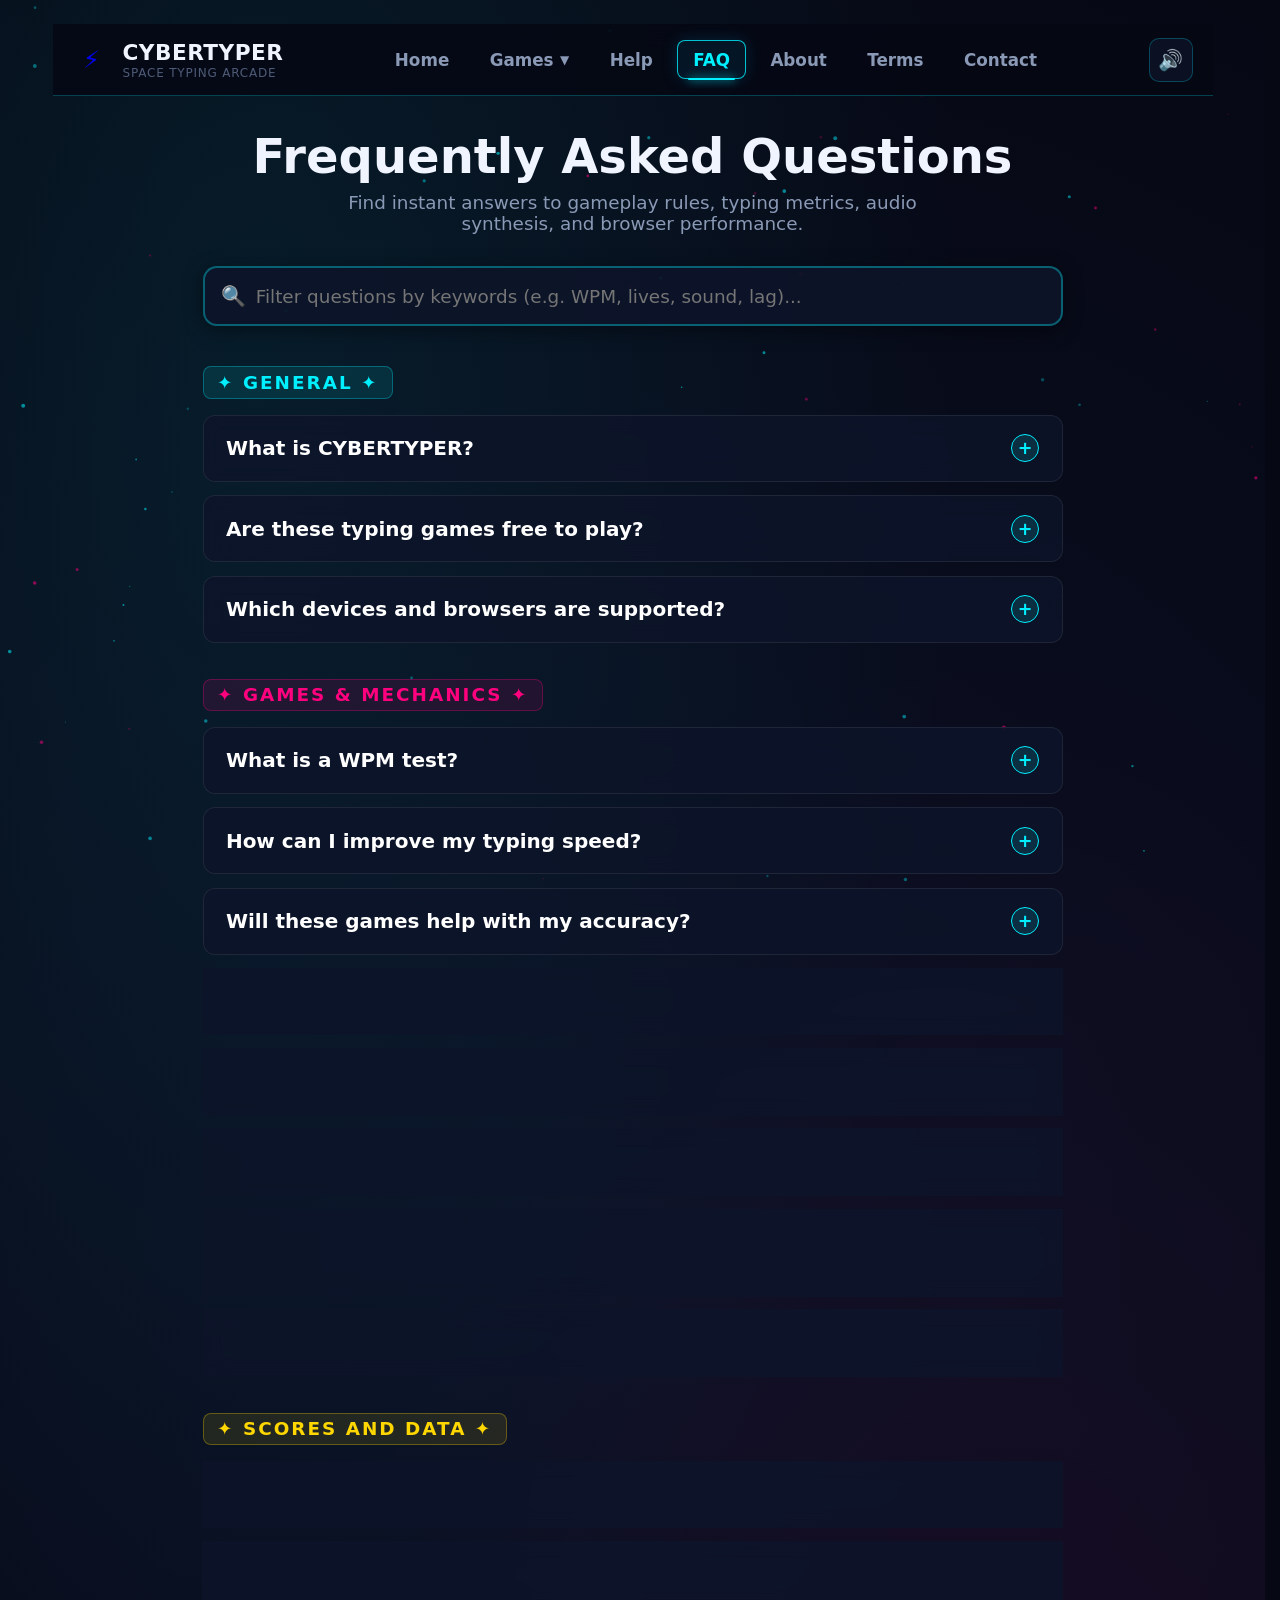
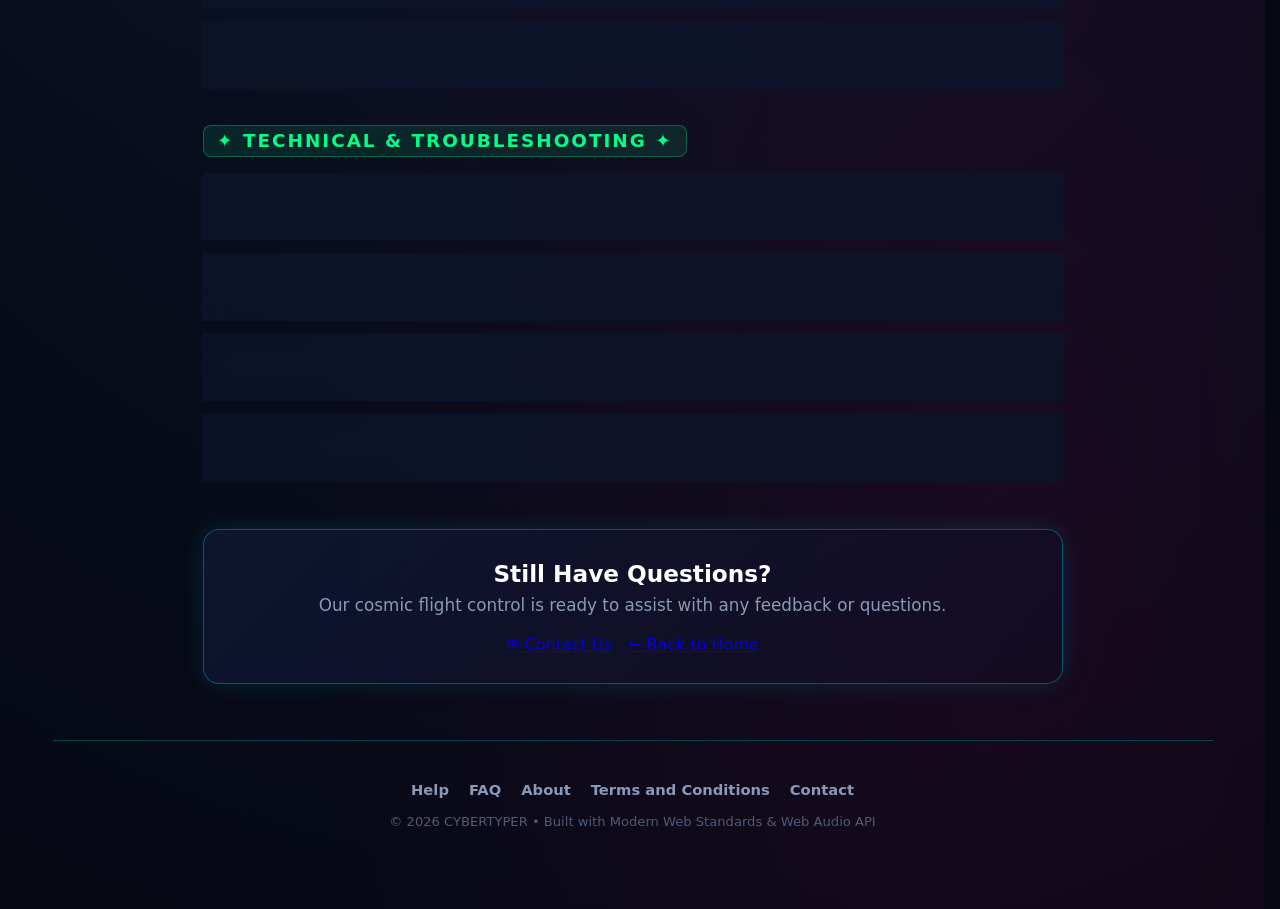
<file: pages/faq.html>
<!DOCTYPE html>
<html lang="en">
<head>
  <meta charset="UTF-8">
  <meta name="viewport" content="width=device-width, initial-scale=1.0">
  <title>Frequently Asked Questions // CYBERTYPER</title>
  <meta name="description" content="Frequently Asked Questions about CYBERTYPER - free online typing games, WPM metrics, and how to improve typing speed.">
  <link rel="stylesheet" href="../css/style.css">

  <!-- FAQPage JSON-LD Structured Data for SEO (UPDATED WITH NEW QUESTIONS) -->
  <script type="application/ld+json">
  {
    "@context": "https://schema.org",
    "@type": "FAQPage",
    "mainEntity": [
      {
        "@type": "Question",
        "name": "Are these typing games free to play?",
        "acceptedAnswer": {
          "@type": "Answer",
          "text": "Yes! All our free online typing games are 100% free. You do not need to create an account or sign up to play."
        }
      },
      {
        "@type": "Question",
        "name": "How can I improve my typing speed?",
        "acceptedAnswer": {
          "@type": "Answer",
          "text": "The best way to improve typing speed is daily practice. We recommend starting with our online typing test to check your current speed, and then playing our arcade typing games every day to get faster."
        }
      },
      {
        "@type": "Question",
        "name": "What is a WPM test?",
        "acceptedAnswer": {
          "@type": "Answer",
          "text": "WPM stands for Words Per Minute. Our WPM test tracks exactly how many words you can type correctly in one minute. It’s a great way to measure your progress!"
        }
      },
      {
        "@type": "Question",
        "name": "Will these games help with my accuracy?",
        "acceptedAnswer": {
          "@type": "Answer",
          "text": "Yes! Games like our falling words typing game and asteroid defense force you to focus on the right keys, which naturally improves your typing accuracy over time."
        }
      },
      {
        "@type": "Question",
        "name": "Which devices and browsers are supported?",
        "acceptedAnswer": {
          "@type": "Answer",
          "text": "CYBERTYPER works on all modern web browsers across desktop PCs, laptops, tablets, and smartphones with full on-screen keyboard support."
        }
      },
      {
        "@type": "Question",
        "name": "How does the Speed Typing Test calculate WPM and accuracy?",
        "acceptedAnswer": {
          "@type": "Answer",
          "text": "WPM is calculated using standard typing formula: (Total Characters Typed / 5) divided by elapsed minutes. Accuracy is calculated as (Correct Keystrokes / Total Keystrokes) * 100%."
        }
      },
      {
        "@type": "Question",
        "name": "Do you collect my personal data?",
        "acceptedAnswer": {
          "@type": "Answer",
          "text": "No. CYBERTYPER collects zero personal data. All high scores and sound settings remain privately in your browser's localStorage."
        }
      }
    ]
  }
  </script>

  <style>
    .faq-container {
      max-width: 860px;
      margin: 0 auto 3.5rem;
      position: relative;
      z-index: 1;
    }

    .faq-hero {
      text-align: center;
      margin-bottom: 2rem;
    }

    .faq-hero h1 {
      font-size: clamp(2.2rem, 4.5vw, 3rem);
      font-weight: 900;
      margin-bottom: 0.5rem;
    }

    .faq-hero p {
      font-size: 1.15rem;
      color: var(--text-muted);
      max-width: 580px;
      margin: 0 auto;
    }

    /* Live Search Bar */
    .search-wrapper {
      position: relative;
      margin-bottom: 2.5rem;
    }

    .faq-search-input {
      width: 100%;
      background: rgba(14, 20, 42, 0.9);
      border: 2px solid rgba(0, 240, 255, 0.35);
      border-radius: 14px;
      padding: 1.1rem 1.4rem 1.1rem 3.2rem;
      color: #ffffff;
      font-size: 1.15rem;
      font-family: inherit;
      outline: none;
      transition: var(--transition-smooth);
      box-shadow: 0 4px 20px rgba(0, 0, 0, 0.4);
    }

    .faq-search-input:focus {
      border-color: var(--cyan-glow);
      box-shadow: 0 0 20px rgba(0, 240, 255, 0.35);
    }

    .search-icon-badge {
      position: absolute;
      left: 1.15rem;
      top: 50%;
      transform: translateY(-50%);
      font-size: 1.25rem;
      pointer-events: none;
      color: var(--cyan-glow);
    }

    /* Categories & Accordion */
    .faq-category {
      margin-bottom: 2.25rem;
    }

    .category-heading {
      display: inline-flex;
      align-items: center;
      gap: 0.6rem;
      font-size: 1.15rem;
      font-weight: 800;
      color: var(--cyan-glow);
      text-transform: uppercase;
      letter-spacing: 2px;
      margin-bottom: 1rem;
      padding: 0.3rem 0.85rem;
      background: rgba(0, 240, 255, 0.1);
      border: 1px solid rgba(0, 240, 255, 0.3);
      border-radius: 8px;
    }

    .category-heading.cat-games {
      color: var(--magenta-glow);
      background: rgba(255, 0, 127, 0.1);
      border-color: rgba(255, 0, 127, 0.3);
    }

    .category-heading.cat-scores {
      color: var(--gold-glow);
      background: rgba(255, 215, 0, 0.1);
      border-color: rgba(255, 215, 0, 0.3);
    }

    .category-heading.cat-tech {
      color: var(--emerald-glow);
      background: rgba(0, 255, 136, 0.1);
      border-color: rgba(0, 255, 136, 0.3);
    }

    .faq-list {
      display: flex;
      flex-direction: column;
      gap: 0.85rem;
    }

    .faq-item {
      background: rgba(14, 20, 42, 0.85);
      border: 1px solid rgba(255, 255, 255, 0.08);
      border-radius: 12px;
      overflow: hidden;
      transition: var(--transition-smooth);
      backdrop-filter: blur(10px);
    }

    .faq-item:hover {
      border-color: rgba(0, 240, 255, 0.35);
    }

    .faq-item.active {
      border-color: var(--cyan-glow);
      box-shadow: 0 0 18px rgba(0, 240, 255, 0.18);
    }

    .faq-question-btn {
      width: 100%;
      text-align: left;
      background: transparent;
      border: none;
      padding: 1.15rem 1.4rem;
      display: flex;
      align-items: center;
      justify-content: space-between;
      gap: 1rem;
      cursor: pointer;
      color: #ffffff;
      font-size: clamp(1.05rem, 1.8vw, 1.25rem);
      font-weight: 700;
      font-family: inherit;
    }

    .faq-icon-indicator {
      display: inline-flex;
      align-items: center;
      justify-content: center;
      width: 28px;
      height: 28px;
      border-radius: 50%;
      background: rgba(0, 240, 255, 0.12);
      border: 1px solid var(--cyan-glow);
      color: var(--cyan-glow);
      font-size: 1.1rem;
      font-weight: 800;
      flex-shrink: 0;
      transition: transform 0.25s ease;
    }

    .faq-item.active .faq-icon-indicator {
      transform: rotate(45deg);
      border-color: var(--magenta-glow);
      color: var(--magenta-glow);
      background: rgba(255, 0, 127, 0.15);
    }

    .faq-answer-collapse {
      max-height: 0;
      overflow: hidden;
      transition: max-height 0.3s cubic-bezier(0, 1, 0, 1);
    }

    .faq-answer-body {
      padding: 0 1.4rem 1.25rem;
      color: #d1dced;
      font-size: clamp(0.98rem, 1.4vw, 1.12rem);
      line-height: 1.75;
      border-top: 1px solid rgba(255, 255, 255, 0.05);
      padding-top: 0.85rem;
    }

    .faq-answer-body ol, .faq-answer-body ul {
      padding-left: 1.4rem;
      margin-top: 0.5rem;
    }

    .faq-answer-body li {
      margin-bottom: 0.35rem;
    }

    /* No results alert */
    .no-results-box {
      display: none;
      text-align: center;
      padding: 3rem 1.5rem;
      background: rgba(14, 20, 42, 0.7);
      border: 1px dashed rgba(255, 0, 127, 0.4);
      border-radius: 14px;
      color: var(--text-muted);
      font-size: 1.1rem;
    }

    /* Bottom Contact Prompt Box */
    .support-card {
      margin-top: 3rem;
      background: linear-gradient(135deg, rgba(14, 22, 50, 0.9), rgba(20, 12, 35, 0.9));
      border: 1px solid rgba(0, 240, 255, 0.3);
      border-radius: 16px;
      padding: 1.85rem;
      text-align: center;
      box-shadow: 0 0 25px rgba(0, 240, 255, 0.12);
    }

    .support-card h3 {
      font-size: 1.45rem;
      margin-bottom: 0.5rem;
      color: #ffffff;
    }

    .support-card p {
      color: var(--text-muted);
      font-size: 1.05rem;
      margin-bottom: 1.25rem;
    }

    .support-card .support-links {
      display: flex;
      gap: 1rem;
      justify-content: center;
      flex-wrap: wrap;
    }
  </style>
</head>
<body>
  <!-- Canvas Starfield -->
  <canvas id="starsCanvas" class="stars-bg"></canvas>

  <div class="container">
    <!-- Header -->
    <header class="site-header">
      <a href="../index.html" class="brand-wrapper">
        <div class="brand-icon">⚡</div>
        <div>
          <div class="brand-title">CYBERTYPER</div>
          <div class="brand-subtitle">Space Typing Arcade</div>
        </div>
      </a>

      <!-- Navigation Menu -->
      <nav id="cyberMainNav" class="cyber-nav" aria-label="Main Navigation">
        <div class="cyber-nav-item">
          <a href="../index.html" class="cyber-nav-link">Home</a>
        </div>
        <div class="cyber-nav-item cyber-dropdown" id="cyberGamesDropdown">
          <button class="cyber-nav-link" id="cyberGamesTrigger" aria-expanded="false" aria-haspopup="true">
            Games <span class="dropdown-arrow">▼</span>
          </button>
          <ul class="cyber-dropdown-menu" aria-label="Games Submenu">
            <li class="cyber-dropdown-item"><a href="../games/speed-test.html" class="cyber-dropdown-link">⚡ Speed Typing Test</a></li>
            <li class="cyber-dropdown-item"><a href="../games/falling-words.html" class="cyber-dropdown-link">🌧️ Falling Words</a></li>
            <li class="cyber-dropdown-item"><a href="../games/typing-race.html" class="cyber-dropdown-link">🏎️ Typing Race vs Bot</a></li>
            <li class="cyber-dropdown-item"><a href="../games/asteroid-game.html" class="cyber-dropdown-link">☄️ Falling Asteroids</a></li>
          </ul>
        </div>
        <div class="cyber-nav-item">
          <a href="help.html" class="cyber-nav-link">Help</a>
        </div>
        <div class="cyber-nav-item">
          <a href="faq.html" class="cyber-nav-link active" aria-current="page">FAQ</a>
        </div>
        <div class="cyber-nav-item">
          <a href="about.html" class="cyber-nav-link">About</a>
        </div>
        <div class="cyber-nav-item">
          <a href="terms.html" class="cyber-nav-link">Terms</a>
        </div>
        <div class="cyber-nav-item">
          <a href="contact.html" class="cyber-nav-link">Contact</a>
        </div>
      </nav>

      <!-- Actions: Sound + Hamburger -->
      <div class="header-actions">
        <button id="soundToggle" class="sound-toggle-btn" aria-label="Toggle Sound" title="Sound Mute/Unmute">
          <span id="soundIcon">🔊</span>
        </button>
        <button id="cyberNavToggle" class="cyber-hamburger" aria-label="Toggle Menu" aria-expanded="false" aria-controls="cyberMainNav">
          <span></span>
          <span></span>
          <span></span>
        </button>
      </div>
    </header>

    <!-- Main Content -->
    <main class="faq-container">
      <div class="faq-hero">
        <h1>Frequently Asked <span class="glow-cyan">Questions</span></h1>
        <p>Find instant answers to gameplay rules, typing metrics, audio synthesis, and browser performance.</p>
      </div>

      <!-- Live Search Box -->
      <div class="search-wrapper">
        <span class="search-icon-badge">🔍</span>
        <input 
          type="text" 
          id="faqSearchInput" 
          class="faq-search-input" 
          placeholder="Filter questions by keywords (e.g. WPM, lives, sound, lag)..."
          autocomplete="off"
        >
      </div>

      <div id="noResults" class="no-results-box">
        <div style="font-size: 2.2rem; margin-bottom: 0.5rem;">🛰️</div>
        <h3>No matching questions found</h3>
        <p>Try searching with another keyword or browse the categories below.</p>
      </div>

      <!-- Category 1: General -->
      <section class="faq-category">
        <div class="category-heading">✦ General ✦</div>
        <div class="faq-list">
          <div class="faq-item">
            <button class="faq-question-btn" aria-expanded="false">
              <span>What is CYBERTYPER?</span>
              <span class="faq-icon-indicator">+</span>
            </button>
            <div class="faq-answer-collapse">
              <div class="faq-answer-body">
                CYBERTYPER is a modern neon space-themed browser arcade dedicated to making typing training genuinely fun. Engineered with pure client-side web standards, it features benchmark speed testing, arcade word-defense games, real-time racing vs AI bots, and orbital asteroid demolition with dynamic sound effects.
              </div>
            </div>
          </div>

          <!-- NEW SEO QUESTION ADDED HERE -->
          <div class="faq-item">
            <button class="faq-question-btn" aria-expanded="false">
              <span>Are these typing games free to play?</span>
              <span class="faq-icon-indicator">+</span>
            </button>
            <div class="faq-answer-collapse">
              <div class="faq-answer-body">
                Yes! All our <strong>free online typing games</strong> are 100% free. You do not need to create an account or sign up to play.
              </div>
            </div>
          </div>

          <div class="faq-item">
            <button class="faq-question-btn" aria-expanded="false">
              <span>Which devices and browsers are supported?</span>
              <span class="faq-icon-indicator">+</span>
            </button>
            <div class="faq-answer-collapse">
              <div class="faq-answer-body">
                All modern desktop and mobile browsers supporting modern HTML5 canvas and Web Audio are fully supported (Google Chrome, Microsoft Edge, Mozilla Firefox, Apple Safari, Brave, and Opera) on Windows, macOS, Linux, Android, and iOS.
              </div>
            </div>
          </div>
        </div>
      </section>

      <!-- Category 2: Games -->
      <section class="faq-category">
        <div class="category-heading cat-games">✦ Games & Mechanics ✦</div>
        <div class="faq-list">
          
          <!-- NEW SEO QUESTION ADDED HERE -->
          <div class="faq-item">
            <button class="faq-question-btn" aria-expanded="false">
              <span>What is a WPM test?</span>
              <span class="faq-icon-indicator">+</span>
            </button>
            <div class="faq-answer-collapse">
              <div class="faq-answer-body">
                WPM stands for Words Per Minute. Our <strong>WPM test</strong> tracks exactly how many words you can type correctly in one minute. It’s a great way to measure your progress!
              </div>
            </div>
          </div>

          <!-- REPLACED SPEED QUESTION WITH NEW SEO TEXT -->
          <div class="faq-item">
            <button class="faq-question-btn" aria-expanded="false">
              <span>How can I improve my typing speed?</span>
              <span class="faq-icon-indicator">+</span>
            </button>
            <div class="faq-answer-collapse">
              <div class="faq-answer-body">
                The best way to <strong>improve typing speed</strong> is daily practice. We recommend starting with our <strong>online typing test</strong> to check your current speed, and then playing our <strong>arcade typing games</strong> every day to get faster.
              </div>
            </div>
          </div>

          <!-- NEW SEO QUESTION ADDED HERE -->
          <div class="faq-item">
            <button class="faq-question-btn" aria-expanded="false">
              <span>Will these games help with my accuracy?</span>
              <span class="faq-icon-indicator">+</span>
            </button>
            <div class="faq-answer-collapse">
              <div class="faq-answer-body">
                Yes! Games like our <strong>falling words typing game</strong> and asteroid defense force you to focus on the right keys, which naturally improves your <strong>typing accuracy</strong> over time.
              </div>
            </div>
          </div>

          <div class="faq-item">
            <button class="faq-question-btn" aria-expanded="false">
              <span>How does the Speed Typing Test calculate WPM and accuracy?</span>
              <span class="faq-icon-indicator">+</span>
            </button>
            <div class="faq-answer-collapse">
              <div class="faq-answer-body">
                Typing industry standards define a standard word as exactly 5 keystrokes (including letters, spaces, and punctuation). Your live WPM is calculated as <code>(Characters Typed / 5) / (Elapsed Minutes)</code>. Accuracy represents <code>(Correct Characters / Total Keystrokes) * 100%</code>.
              </div>
            </div>
          </div>

          <div class="faq-item">
            <button class="faq-question-btn" aria-expanded="false">
              <span>How does Falling Words work and how many lives do I get?</span>
              <span class="faq-icon-indicator">+</span>
            </button>
            <div class="faq-answer-collapse">
              <div class="faq-answer-body">
                Words drop from orbit toward your neon shield line. Typing the initial letter locks onto the word, and typing remaining letters vaporizes it. You start with 3 shields (lives). If a word hits the bottom barrier, you lose a shield. Losing all 3 shields ends the game.
              </div>
            </div>
          </div>

          <div class="faq-item">
            <button class="faq-question-btn" aria-expanded="false">
              <span>How does Typing Race vs Bot work? How fast is the bot?</span>
              <span class="faq-icon-indicator">+</span>
            </button>
            <div class="faq-answer-collapse">
              <div class="faq-answer-body">
                You race side-by-side along an animated track against an autonomous AI competitor clocked at a steady 40 WPM pace. Typing accurately accelerates your racecar across the finish line to claim top spots on the local leaderboard.
              </div>
            </div>
          </div>

          <div class="faq-item">
            <button class="faq-question-btn" aria-expanded="false">
              <span>How does Falling Asteroids work? Why do bigger words make bigger asteroids?</span>
              <span class="faq-icon-indicator">+</span>
            </button>
            <div class="faq-answer-collapse">
              <div class="faq-answer-body">
                In Falling Asteroids, asteroid size is directly proportional to word length:
                <ul>
                  <li><strong>Short words (2-4 letters):</strong> Small, rapid meteors.</li>
                  <li><strong>Medium words (5-7 letters):</strong> Mid-sized balanced rocks.</li>
                  <li><strong>Long words (8+ letters):</strong> Giant, high-threat asteroids that award massive score multipliers upon destruction.</li>
                </ul>
              </div>
            </div>
          </div>

          <div class="faq-item">
            <button class="faq-question-btn" aria-expanded="false">
              <span>What happens when an asteroid hits my ship in Falling Asteroids?</span>
              <span class="faq-icon-indicator">+</span>
            </button>
            <div class="faq-answer-collapse">
              <div class="faq-answer-body">
                There are <strong>zero shields</strong> in Falling Asteroids. If any asteroid breaches your perimeter or collides with your ship, it results in instantaneous catastrophic hull destruction, screen shake, and Game Over.
              </div>
            </div>
          </div>
        </div>
      </section>

      <!-- Category 3: Scores and Data -->
      <section class="faq-category">
        <div class="category-heading cat-scores">✦ Scores and Data ✦</div>
        <div class="faq-list">
          <div class="faq-item">
            <button class="faq-question-btn" aria-expanded="false">
              <span>Where are my high scores and leaderboard saved?</span>
              <span class="faq-icon-indicator">+</span>
            </button>
            <div class="faq-answer-collapse">
              <div class="faq-answer-body">
                All records, high scores, and leaderboard rankings are saved locally in your browser's private <code>localStorage</code> database under your browser profile.
              </div>
            </div>
          </div>

          <div class="faq-item">
            <button class="faq-question-btn" aria-expanded="false">
              <span>Why did my score or leaderboard disappear?</span>
              <span class="faq-icon-indicator">+</span>
            </button>
            <div class="faq-answer-collapse">
              <div class="faq-answer-body">
                Since scores are stored client-side in localStorage, they will reset if you:
                <ul>
                  <li>Clear your browser's cookies or site data;</li>
                  <li>Switch to an Incognito / Private browsing window;</li>
                  <li>Play from a different web browser or different device.</li>
                </ul>
              </div>
            </div>
          </div>

          <div class="faq-item">
            <button class="faq-question-btn" aria-expanded="false">
              <span>Do you collect my personal data?</span>
              <span class="faq-icon-indicator">+</span>
            </button>
            <div class="faq-answer-collapse">
              <div class="faq-answer-body">
                No. CYBERTYPER does not collect, harvest, track, or sell any personal information. All gameplay state remains isolated on your device.
              </div>
            </div>
          </div>
        </div>
      </section>

      <!-- Category 4: Technical -->
      <section class="faq-category">
        <div class="category-heading cat-tech">✦ Technical & Troubleshooting ✦</div>
        <div class="faq-list">
          <div class="faq-item">
            <button class="faq-question-btn" aria-expanded="false">
              <span>Why is there no sound?</span>
              <span class="faq-icon-indicator">+</span>
            </button>
            <div class="faq-answer-collapse">
              <div class="faq-answer-body">
                1. Check the speaker icon in the top header (make sure it shows 🔊, not 🔇).<br>
                2. Modern web browsers block audio autoplay until the user interacts with the page. Simply click anywhere on the page or press any key to unlock the Web Audio synthesizer.
              </div>
            </div>
          </div>

          <div class="faq-item">
            <button class="faq-question-btn" aria-expanded="false">
              <span>The game is lagging or slow, what should I do?</span>
              <span class="faq-icon-indicator">+</span>
            </button>
            <div class="faq-answer-collapse">
              <div class="faq-answer-body">
                CYBERTYPER uses hardware-accelerated canvas rendering. If experiencing frame drops, ensure "Hardware Acceleration" is turned ON in your browser settings, close unnecessary background tabs, or check if battery-saver mode is throttling your GPU.
              </div>
            </div>
          </div>

          <div class="faq-item">
            <button class="faq-question-btn" aria-expanded="false">
              <span>Can I play on mobile?</span>
              <span class="faq-icon-indicator">+</span>
            </button>
            <div class="faq-answer-collapse">
              <div class="faq-answer-body">
                Yes! Every game page features an on-screen typing input box below the game canvas. Tap the input box or canvas to bring up your phone's virtual keyboard.
              </div>
            </div>
          </div>

          <div class="faq-item">
            <button class="faq-question-btn" aria-expanded="false">
              <span>I found a bug or want to suggest a feature, how do I contact you?</span>
              <span class="faq-icon-indicator">+</span>
            </button>
            <div class="faq-answer-collapse">
              <div class="faq-answer-body">
                We love hearing from fellow typists! You can send bug reports or suggestions via our <a href="contact.html" style="color:var(--cyan-glow);font-weight:700;">Contact Page</a> or write directly to <a href="mailto:arpitbhai811@gmail.com" style="color:var(--cyan-glow);font-weight:700;">arpitbhai811@gmail.com</a>.
              </div>
            </div>
          </div>
        </div>
      </section>

      <!-- Bottom Support Box -->
      <div class="support-card">
        <h3>Still Have Questions?</h3>
        <p>Our cosmic flight control is ready to assist with any feedback or questions.</p>
        <div class="support-links">
          <a href="contact.html" class="btn-neon">
            <span>✉️</span> Contact Us
          </a>
          <a href="../index.html" class="btn-neon btn-magenta">
            <span>←</span> Back to Home
          </a>
        </div>
      </div>
    </main>

    <!-- Footer -->
    <footer class="site-footer">
      <ul class="footer-nav">
        <li><a href="help.html">Help</a></li>
        <li><a href="faq.html">FAQ</a></li>
        <li><a href="about.html">About</a></li>
        <li><a href="terms.html">Terms and Conditions</a></li>
        <li><a href="contact.html">Contact</a></li>
      </ul>
      <div class="footer-copy">© 2026 CYBERTYPER • Built with Modern Web Standards & Web Audio API</div>
    </footer>
  </div>

  <script src="../js/nav.js"></script>
  <script>
    // Accordion controller: smooth expand/collapse with aria support
    document.querySelectorAll('.faq-question-btn').forEach(btn => {
      btn.addEventListener('click', () => {
        const item = btn.closest('.faq-item');
        const collapse = item.querySelector('.faq-answer-collapse');
        const isOpen = item.classList.contains('active');

        // Optional: close other open items in the same list
        document.querySelectorAll('.faq-item.active').forEach(other => {
          if (other !== item) {
            other.classList.remove('active');
            other.querySelector('.faq-question-btn').setAttribute('aria-expanded', 'false');
            other.querySelector('.faq-answer-collapse').style.maxHeight = null;
          }
        });

        if (isOpen) {
          item.classList.remove('active');
          btn.setAttribute('aria-expanded', 'false');
          collapse.style.maxHeight = null;
        } else {
          item.classList.add('active');
          btn.setAttribute('aria-expanded', 'true');
          collapse.style.maxHeight = collapse.scrollHeight + "px";
        }
      });
    });

    // Live Search Filter
    const searchInput = document.getElementById('faqSearchInput');
    const faqItems = document.querySelectorAll('.faq-item');
    const categories = document.querySelectorAll('.faq-category');
    const noResults = document.getElementById('noResults');

    searchInput.addEventListener('input', (e) => {
      const query = e.target.value.toLowerCase().trim();
      let matchCount = 0;

      faqItems.forEach(item => {
        const questionText = item.querySelector('.faq-question-btn').textContent.toLowerCase();
        const answerText = item.querySelector('.faq-answer-body').textContent.toLowerCase();
        if (questionText.includes(query) || answerText.includes(query)) {
          item.style.display = '';
          matchCount++;
        } else {
          item.style.display = 'none';
        }
      });

      // Hide category headings if all their items are hidden
      categories.forEach(cat => {
        const visibleItems = cat.querySelectorAll('.faq-item:not([style*="display: none"])');
        cat.style.display = visibleItems.length > 0 ? '' : 'none';
      });

      noResults.style.display = matchCount === 0 ? 'block' : 'none';
    });

    // Shared Sound Controller & Starfield
    window.audioCtx = null;
    window.isMuted = localStorage.getItem('typing_site_sound_muted') === 'true';

    const soundToggle = document.getElementById('soundToggle');
    const soundIcon = document.getElementById('soundIcon');

    function updateSoundUI() {
      if (window.isMuted) {
        soundIcon.textContent = '🔇';
        soundToggle.classList.add('muted');
      } else {
        soundIcon.textContent = '🔊';
        soundToggle.classList.remove('muted');
      }
    }
    updateSoundUI();

    soundToggle.addEventListener('click', (e) => {
      e.stopPropagation();
      window.isMuted = !window.isMuted;
      localStorage.setItem('typing_site_sound_muted', window.isMuted);
      updateSoundUI();
    });

    // Starfield Canvas
    const canvas = document.getElementById('starsCanvas');
    const ctx = canvas.getContext('2d');
    let stars = [];
    const STAR_COUNT = 85;

    function resizeCanvas() {
      canvas.width = window.innerWidth;
      canvas.height = window.innerHeight;
      stars = [];
      for (let i = 0; i < STAR_COUNT; i++) {
        stars.push({
          x: Math.random() * canvas.width,
          y: Math.random() * canvas.height,
          radius: Math.random() * 1.5 + 0.5,
          speed: Math.random() * 0.35 + 0.1,
          color: Math.random() > 0.4 ? '#00f0ff' : '#ff007f',
          alpha: Math.random() * 0.7 + 0.3,
          flicker: Math.random() * 0.02 + 0.01
        });
      }
    }

    function animateStars() {
      ctx.clearRect(0, 0, canvas.width, canvas.height);
      for (let s of stars) {
        s.y += s.speed;
        if (s.y > canvas.height) {
          s.y = 0;
          s.x = Math.random() * canvas.width;
        }
        s.alpha += Math.sin(Date.now() * 0.003 + s.x) * s.flicker;
        const clampedAlpha = Math.max(0.15, Math.min(0.9, s.alpha));
        ctx.beginPath();
        ctx.arc(s.x, s.y, s.radius, 0, Math.PI * 2);
        ctx.fillStyle = s.color;
        ctx.globalAlpha = clampedAlpha;
        ctx.fill();
        ctx.globalAlpha = 1.0;
      }
      requestAnimationFrame(animateStars);
    }

    window.addEventListener('resize', resizeCanvas);
    resizeCanvas();
    animateStars();
  </script>
</body>
</html>
</file>
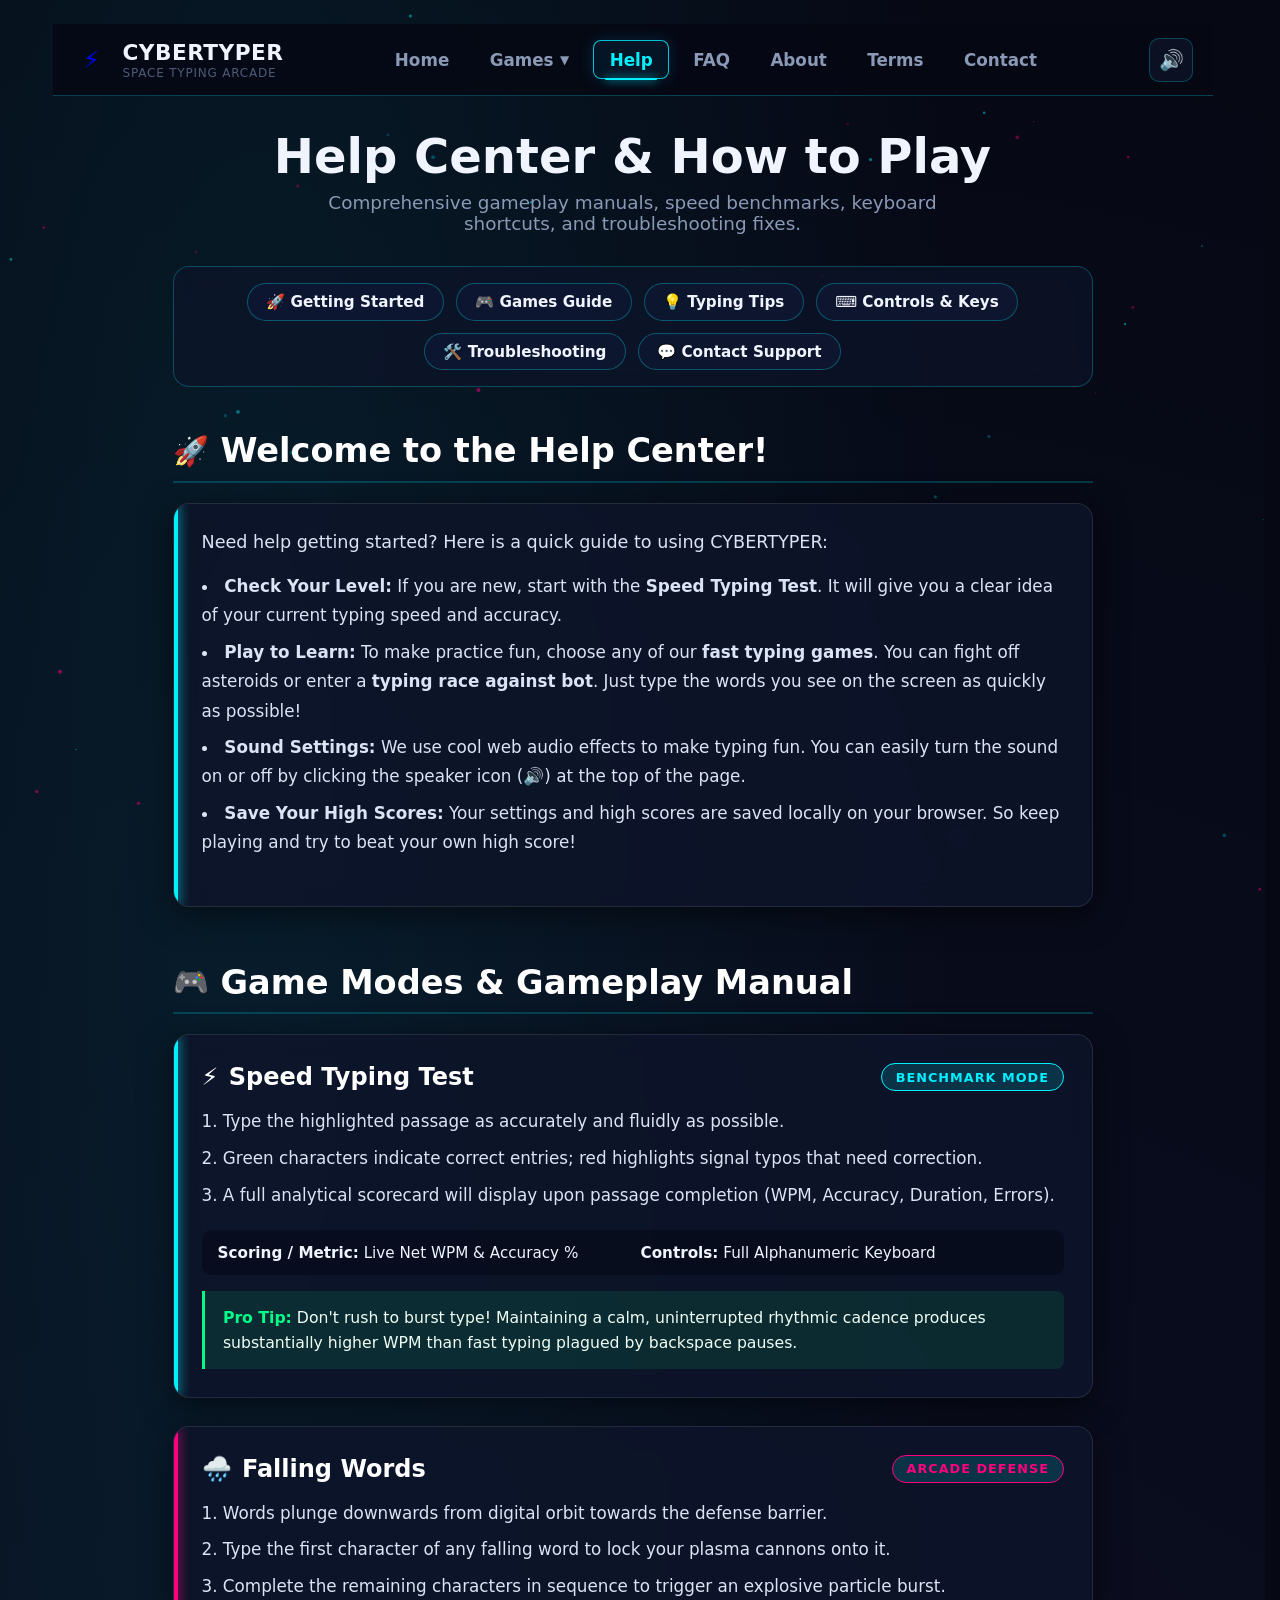
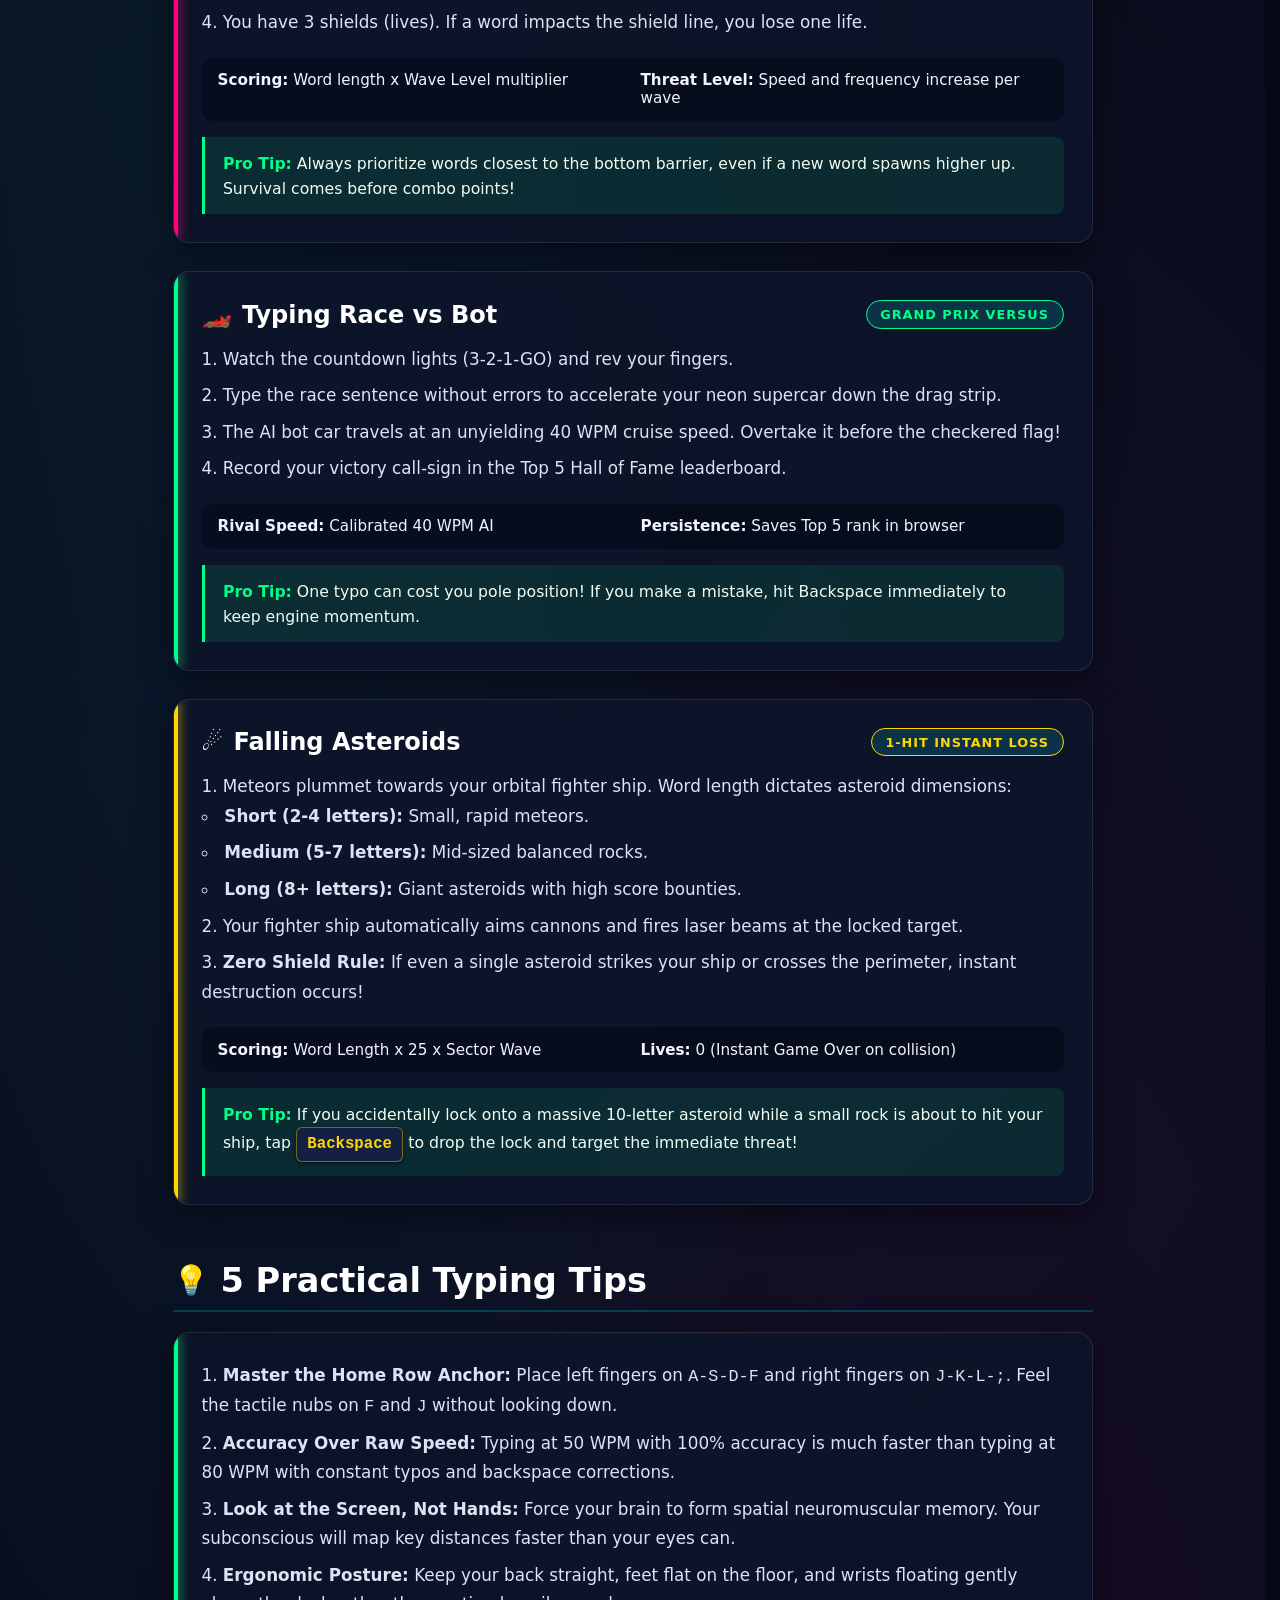
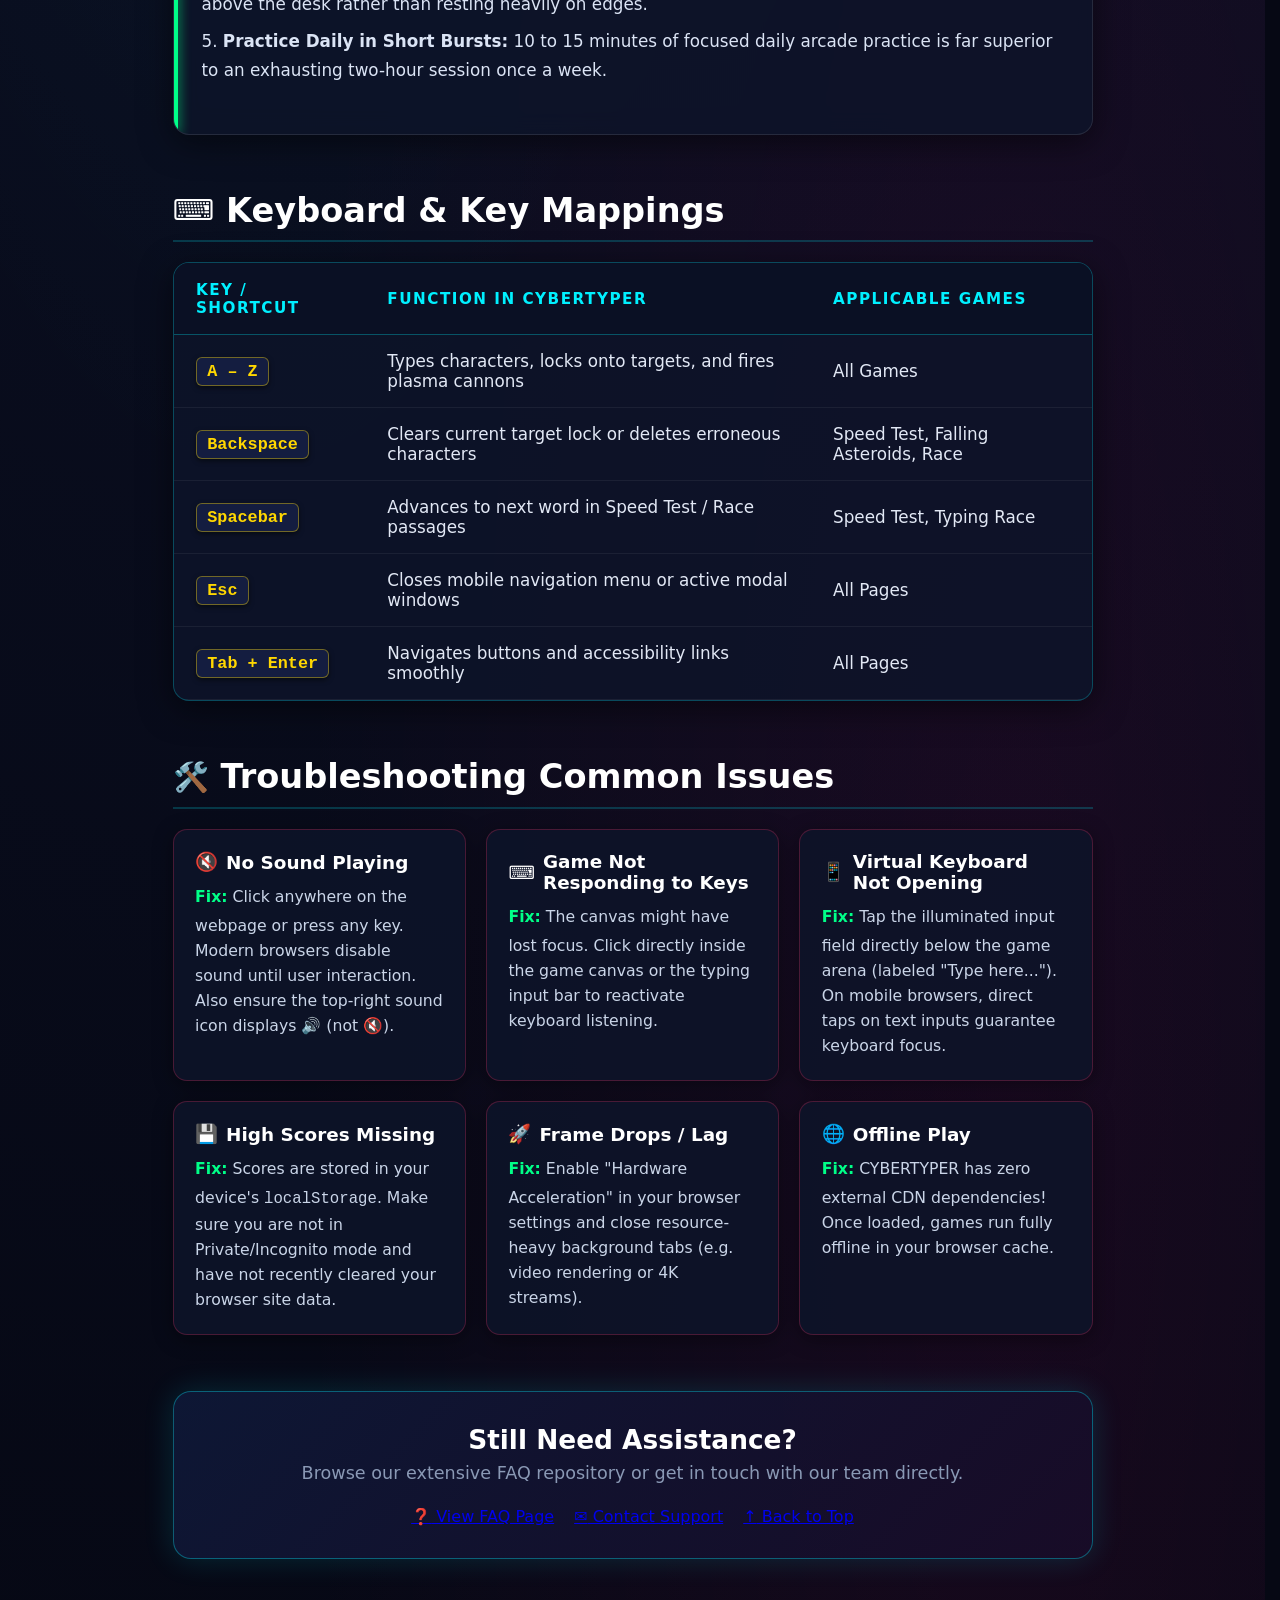
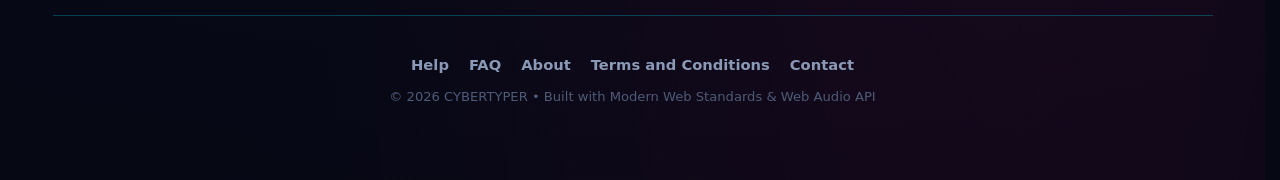
<file: pages/help.html>
<!DOCTYPE html>
<html lang="en">
<head>
  <meta charset="UTF-8">
  <meta name="viewport" content="width=device-width, initial-scale=1.0">
  <title>Help Center & How to Play // CYBERTYPER</title>
  <meta name="description" content="Help Center & How to Play guide for CYBERTYPER - Master each game mode, typing tips, keyboard shortcuts, and troubleshooting.">
  <link rel="stylesheet" href="../css/style.css">
  <style>
    .help-container {
      max-width: 920px;
      margin: 0 auto 3.5rem;
      position: relative;
      z-index: 1;
    }

    .help-hero {
      text-align: center;
      margin-bottom: 2rem;
    }

    .help-hero h1 {
      font-size: clamp(2.2rem, 4.5vw, 3rem);
      font-weight: 900;
      margin-bottom: 0.5rem;
    }

    .help-hero p {
      font-size: 1.15rem;
      color: var(--text-muted);
      max-width: 620px;
      margin: 0 auto;
    }

    /* Quick Navigation Pills */
    .quick-nav-bar {
      display: flex;
      flex-wrap: wrap;
      justify-content: center;
      gap: 0.75rem;
      margin-bottom: 2.75rem;
      padding: 1rem;
      background: rgba(14, 20, 42, 0.7);
      border: 1px solid rgba(0, 240, 255, 0.25);
      border-radius: 16px;
      backdrop-filter: blur(10px);
    }

    .quick-nav-pill {
      color: var(--text-main);
      text-decoration: none;
      font-size: 0.95rem;
      font-weight: 700;
      padding: 0.55rem 1.15rem;
      border-radius: 30px;
      background: rgba(16, 24, 52, 0.8);
      border: 1px solid rgba(0, 240, 255, 0.3);
      transition: var(--transition-smooth);
    }

    .quick-nav-pill:hover {
      background: var(--cyan-glow);
      color: #060814;
      box-shadow: 0 0 15px rgba(0, 240, 255, 0.4);
      transform: translateY(-2px);
    }

    /* Section Styles */
    .help-section {
      margin-bottom: 3.5rem;
      scroll-margin-top: 100px;
    }

    .section-title {
      font-size: clamp(1.6rem, 3vw, 2.1rem);
      font-weight: 900;
      margin-bottom: 1.25rem;
      color: #ffffff;
      display: flex;
      align-items: center;
      gap: 0.75rem;
      border-bottom: 2px solid rgba(0, 240, 255, 0.2);
      padding-bottom: 0.65rem;
    }

    .section-title span.glow-icon {
      font-size: 1.8rem;
    }

    /* Cards Grid */
    .games-guide-grid {
      display: grid;
      grid-template-columns: 1fr;
      gap: 1.75rem;
    }

    .guide-card {
      background: rgba(14, 20, 42, 0.85);
      border: 1px solid rgba(255, 255, 255, 0.1);
      border-radius: 16px;
      padding: 1.75rem;
      backdrop-filter: blur(12px);
      box-shadow: 0 8px 32px rgba(0, 0, 0, 0.5);
      position: relative;
      overflow: hidden;
    }

    .guide-card::before {
      content: '';
      position: absolute;
      top: 0;
      left: 0;
      width: 4px;
      height: 100%;
      background: var(--guide-color, var(--cyan-glow));
      box-shadow: 0 0 12px var(--guide-color, var(--cyan-glow));
    }

    .guide-card.card-speed { --guide-color: var(--cyan-glow); }
    .guide-card.card-words { --guide-color: var(--magenta-glow); }
    .guide-card.card-race { --guide-color: var(--emerald-glow); }
    .guide-card.card-asteroids { --guide-color: var(--gold-glow); }

    .guide-header {
      display: flex;
      align-items: center;
      justify-content: space-between;
      margin-bottom: 1rem;
      flex-wrap: wrap;
      gap: 0.5rem;
    }

    .guide-title {
      font-size: 1.5rem;
      font-weight: 800;
      color: #ffffff;
      display: flex;
      align-items: center;
      gap: 0.65rem;
    }

    .guide-badge {
      padding: 0.35rem 0.85rem;
      border-radius: 20px;
      font-size: 0.8rem;
      font-weight: 800;
      letter-spacing: 1px;
      text-transform: uppercase;
      background: rgba(0, 240, 255, 0.15);
      border: 1px solid var(--guide-color, var(--cyan-glow));
      color: var(--guide-color, var(--cyan-glow));
    }

    .guide-steps {
      list-style-position: inside;
      margin-bottom: 1.25rem;
      color: #dbe4f5;
      font-size: 1.05rem;
      line-height: 1.75;
    }

    .guide-steps li {
      margin-bottom: 0.45rem;
    }

    .guide-meta-row {
      display: grid;
      grid-template-columns: repeat(auto-fit, minmax(200px, 1fr));
      gap: 1rem;
      padding: 0.85rem 1rem;
      background: rgba(6, 10, 26, 0.7);
      border-radius: 10px;
      margin-bottom: 1rem;
      font-size: 0.95rem;
    }

    .guide-pro-tip {
      background: rgba(0, 255, 136, 0.1);
      border-left: 3px solid var(--emerald-glow);
      padding: 0.85rem 1.15rem;
      border-radius: 0 8px 8px 0;
      font-size: 0.98rem;
      color: #f0fdf4;
      line-height: 1.6;
    }

    .guide-pro-tip strong {
      color: var(--emerald-glow);
    }

    /* Clean Key Table */
    .key-table-wrapper {
      background: rgba(14, 20, 42, 0.85);
      border: 1px solid rgba(0, 240, 255, 0.25);
      border-radius: 16px;
      overflow: hidden;
      box-shadow: 0 8px 32px rgba(0, 0, 0, 0.5);
    }

    .key-table {
      width: 100%;
      border-collapse: collapse;
      text-align: left;
    }

    .key-table th {
      background: rgba(10, 16, 36, 0.95);
      padding: 1.1rem 1.4rem;
      color: var(--cyan-glow);
      font-size: 0.95rem;
      font-weight: 800;
      text-transform: uppercase;
      letter-spacing: 1.5px;
      border-bottom: 1px solid rgba(0, 240, 255, 0.3);
    }

    .key-table td {
      padding: 1rem 1.4rem;
      border-bottom: 1px solid rgba(255, 255, 255, 0.06);
      font-size: 1.05rem;
      color: #e2e8f5;
    }

    .key-badge {
      display: inline-block;
      padding: 0.25rem 0.65rem;
      background: rgba(22, 32, 68, 0.9);
      border: 1px solid rgba(255, 215, 0, 0.4);
      border-radius: 6px;
      font-family: var(--font-mono);
      font-weight: 700;
      color: var(--gold-glow);
      box-shadow: 0 2px 5px rgba(0, 0, 0, 0.5);
    }

    /* Troubleshooting Cards Grid */
    .troubleshoot-grid {
      display: grid;
      grid-template-columns: repeat(auto-fit, minmax(280px, 1fr));
      gap: 1.25rem;
    }

    .issue-card {
      background: rgba(14, 20, 42, 0.85);
      border: 1px solid rgba(255, 51, 102, 0.25);
      border-radius: 14px;
      padding: 1.35rem;
      box-shadow: 0 4px 20px rgba(0, 0, 0, 0.4);
    }

    .issue-card h4 {
      font-size: 1.15rem;
      color: #ffffff;
      margin-bottom: 0.65rem;
      display: flex;
      align-items: center;
      gap: 0.5rem;
    }

    .issue-card p {
      color: #cad5e8;
      font-size: 0.98rem;
      line-height: 1.6;
    }

    .issue-card .solution-tag {
      display: inline-block;
      color: var(--emerald-glow);
      font-weight: 700;
      margin-bottom: 0.25rem;
    }

    /* Still Need Help Box */
    .help-support-card {
      background: linear-gradient(135deg, rgba(14, 24, 54, 0.95), rgba(24, 12, 40, 0.95));
      border: 1px solid rgba(0, 240, 255, 0.35);
      border-radius: 18px;
      padding: 2rem;
      text-align: center;
      box-shadow: 0 0 30px rgba(0, 240, 255, 0.15);
    }

    .help-support-card h3 {
      font-size: 1.65rem;
      color: #ffffff;
      margin-bottom: 0.5rem;
    }

    .help-support-card p {
      font-size: 1.1rem;
      color: var(--text-muted);
      margin-bottom: 1.5rem;
    }

    .help-action-btns {
      display: flex;
      justify-content: center;
      gap: 1.25rem;
      flex-wrap: wrap;
    }

    html {
      scroll-behavior: smooth;
    }
  </style>
</head>
<body>
  <!-- Canvas Starfield -->
  <canvas id="starsCanvas" class="stars-bg"></canvas>

  <div class="container">
    <!-- Header -->
    <header class="site-header">
      <a href="../index.html" class="brand-wrapper">
        <div class="brand-icon">⚡</div>
        <div>
          <div class="brand-title">CYBERTYPER</div>
          <div class="brand-subtitle">Space Typing Arcade</div>
        </div>
      </a>

      <!-- Navigation Menu -->
      <nav id="cyberMainNav" class="cyber-nav" aria-label="Main Navigation">
        <div class="cyber-nav-item">
          <a href="../index.html" class="cyber-nav-link">Home</a>
        </div>
        <div class="cyber-nav-item cyber-dropdown" id="cyberGamesDropdown">
          <button class="cyber-nav-link" id="cyberGamesTrigger" aria-expanded="false" aria-haspopup="true">
            Games <span class="dropdown-arrow">▼</span>
          </button>
          <ul class="cyber-dropdown-menu" aria-label="Games Submenu">
            <li class="cyber-dropdown-item"><a href="../games/speed-test.html" class="cyber-dropdown-link">⚡ Speed Typing Test</a></li>
            <li class="cyber-dropdown-item"><a href="../games/falling-words.html" class="cyber-dropdown-link">🌧️ Falling Words</a></li>
            <li class="cyber-dropdown-item"><a href="../games/typing-race.html" class="cyber-dropdown-link">🏎️ Typing Race vs Bot</a></li>
            <li class="cyber-dropdown-item"><a href="../games/asteroid-game.html" class="cyber-dropdown-link">☄️ Falling Asteroids</a></li>
          </ul>
        </div>
        <div class="cyber-nav-item">
          <a href="help.html" class="cyber-nav-link active" aria-current="page">Help</a>
        </div>
        <div class="cyber-nav-item">
          <a href="faq.html" class="cyber-nav-link">FAQ</a>
        </div>
        <div class="cyber-nav-item">
          <a href="about.html" class="cyber-nav-link">About</a>
        </div>
        <div class="cyber-nav-item">
          <a href="terms.html" class="cyber-nav-link">Terms</a>
        </div>
        <div class="cyber-nav-item">
          <a href="contact.html" class="cyber-nav-link">Contact</a>
        </div>
      </nav>

      <!-- Actions: Sound + Hamburger -->
      <div class="header-actions">
        <button id="soundToggle" class="sound-toggle-btn" aria-label="Toggle Sound" title="Sound Mute/Unmute">
          <span id="soundIcon">🔊</span>
        </button>
        <button id="cyberNavToggle" class="cyber-hamburger" aria-label="Toggle Menu" aria-expanded="false" aria-controls="cyberMainNav">
          <span></span>
          <span></span>
          <span></span>
        </button>
      </div>
    </header>

    <!-- Main Content -->
    <main class="help-container" id="top">
      <div class="help-hero">
        <h1>Help Center & <span class="glow-cyan">How to Play</span></h1>
        <p>Comprehensive gameplay manuals, speed benchmarks, keyboard shortcuts, and troubleshooting fixes.</p>
      </div>

      <!-- Quick Navigation Pills -->
      <nav class="quick-nav-bar" aria-label="Help Quick Links">
        <a href="#getting-started" class="quick-nav-pill">🚀 Getting Started</a>
        <a href="#games-guide" class="quick-nav-pill">🎮 Games Guide</a>
        <a href="#typing-tips" class="quick-nav-pill">💡 Typing Tips</a>
        <a href="#controls" class="quick-nav-pill">⌨️ Controls & Keys</a>
        <a href="#troubleshooting" class="quick-nav-pill">🛠️ Troubleshooting</a>
        <a href="#still-need-help" class="quick-nav-pill">💬 Contact Support</a>
      </nav>

      <!-- Section 1: Getting Started (UPDATED) -->
      <section class="help-section" id="getting-started">
        <h2 class="section-title"><span class="glow-icon">🚀</span> Welcome to the Help Center!</h2>
        <div class="guide-card" style="--guide-color: var(--cyan-glow);">
          <p style="color: #dbe4f5; font-size: 1.1rem; margin-bottom: 1.25rem;">Need help getting started? Here is a quick guide to using CYBERTYPER:</p>
          <ul class="guide-steps" style="list-style-type: disc;">
            <li><strong>Check Your Level:</strong> If you are new, start with the <strong>Speed Typing Test</strong>. It will give you a clear idea of your current typing speed and accuracy.</li>
            <li><strong>Play to Learn:</strong> To make practice fun, choose any of our <strong>fast typing games</strong>. You can fight off asteroids or enter a <strong>typing race against bot</strong>. Just type the words you see on the screen as quickly as possible!</li>
            <li><strong>Sound Settings:</strong> We use cool web audio effects to make typing fun. You can easily turn the sound on or off by clicking the speaker icon (🔊) at the top of the page.</li>
            <li><strong>Save Your High Scores:</strong> Your settings and high scores are saved locally on your browser. So keep playing and try to beat your own high score!</li>
          </ul>
        </div>
      </section>

      <!-- Section 2: How to Play each Game -->
      <section class="help-section" id="games-guide">
        <h2 class="section-title"><span class="glow-icon">🎮</span> Game Modes & Gameplay Manual</h2>
        <div class="games-guide-grid">
          <!-- Game 1: Speed Typing Test -->
          <div class="guide-card card-speed">
            <div class="guide-header">
              <h3 class="guide-title"><span>⚡</span> Speed Typing Test</h3>
              <span class="guide-badge">Benchmark Mode</span>
            </div>
            <ol class="guide-steps">
              <li>Type the highlighted passage as accurately and fluidly as possible.</li>
              <li>Green characters indicate correct entries; red highlights signal typos that need correction.</li>
              <li>A full analytical scorecard will display upon passage completion (WPM, Accuracy, Duration, Errors).</li>
            </ol>
            <div class="guide-meta-row">
              <div><strong>Scoring / Metric:</strong> Live Net WPM & Accuracy %</div>
              <div><strong>Controls:</strong> Full Alphanumeric Keyboard</div>
            </div>
            <div class="guide-pro-tip">
              <strong>Pro Tip:</strong> Don't rush to burst type! Maintaining a calm, uninterrupted rhythmic cadence produces substantially higher WPM than fast typing plagued by backspace pauses.
            </div>
          </div>

          <!-- Game 2: Falling Words -->
          <div class="guide-card card-words">
            <div class="guide-header">
              <h3 class="guide-title"><span>🌧️</span> Falling Words</h3>
              <span class="guide-badge">Arcade Defense</span>
            </div>
            <ol class="guide-steps">
              <li>Words plunge downwards from digital orbit towards the defense barrier.</li>
              <li>Type the first character of any falling word to lock your plasma cannons onto it.</li>
              <li>Complete the remaining characters in sequence to trigger an explosive particle burst.</li>
              <li>You have 3 shields (lives). If a word impacts the shield line, you lose one life.</li>
            </ol>
            <div class="guide-meta-row">
              <div><strong>Scoring:</strong> Word length x Wave Level multiplier</div>
              <div><strong>Threat Level:</strong> Speed and frequency increase per wave</div>
            </div>
            <div class="guide-pro-tip">
              <strong>Pro Tip:</strong> Always prioritize words closest to the bottom barrier, even if a new word spawns higher up. Survival comes before combo points!
            </div>
          </div>

          <!-- Game 3: Typing Race vs Bot -->
          <div class="guide-card card-race">
            <div class="guide-header">
              <h3 class="guide-title"><span>🏎️</span> Typing Race vs Bot</h3>
              <span class="guide-badge">Grand Prix Versus</span>
            </div>
            <ol class="guide-steps">
              <li>Watch the countdown lights (3-2-1-GO) and rev your fingers.</li>
              <li>Type the race sentence without errors to accelerate your neon supercar down the drag strip.</li>
              <li>The AI bot car travels at an unyielding 40 WPM cruise speed. Overtake it before the checkered flag!</li>
              <li>Record your victory call-sign in the Top 5 Hall of Fame leaderboard.</li>
            </ol>
            <div class="guide-meta-row">
              <div><strong>Rival Speed:</strong> Calibrated 40 WPM AI</div>
              <div><strong>Persistence:</strong> Saves Top 5 rank in browser</div>
            </div>
            <div class="guide-pro-tip">
              <strong>Pro Tip:</strong> One typo can cost you pole position! If you make a mistake, hit Backspace immediately to keep engine momentum.
            </div>
          </div>

          <!-- Game 4: Falling Asteroids -->
          <div class="guide-card card-asteroids">
            <div class="guide-header">
              <h3 class="guide-title"><span>☄️</span> Falling Asteroids</h3>
              <span class="guide-badge">1-Hit Instant Loss</span>
            </div>
            <ol class="guide-steps">
              <li>Meteors plummet towards your orbital fighter ship. Word length dictates asteroid dimensions:
                <ul>
                  <li><strong>Short (2-4 letters):</strong> Small, rapid meteors.</li>
                  <li><strong>Medium (5-7 letters):</strong> Mid-sized balanced rocks.</li>
                  <li><strong>Long (8+ letters):</strong> Giant asteroids with high score bounties.</li>
                </ul>
              </li>
              <li>Your fighter ship automatically aims cannons and fires laser beams at the locked target.</li>
              <li><strong>Zero Shield Rule:</strong> If even a single asteroid strikes your ship or crosses the perimeter, instant destruction occurs!</li>
            </ol>
            <div class="guide-meta-row">
              <div><strong>Scoring:</strong> Word Length x 25 x Sector Wave</div>
              <div><strong>Lives:</strong> 0 (Instant Game Over on collision)</div>
            </div>
            <div class="guide-pro-tip">
              <strong>Pro Tip:</strong> If you accidentally lock onto a massive 10-letter asteroid while a small rock is about to hit your ship, tap <span class="key-badge">Backspace</span> to drop the lock and target the immediate threat!
            </div>
          </div>
        </div>
      </section>

      <!-- Section 3: Typing Tips -->
      <section class="help-section" id="typing-tips">
        <h2 class="section-title"><span class="glow-icon">💡</span> 5 Practical Typing Tips</h2>
        <div class="guide-card" style="--guide-color: var(--emerald-glow);">
          <ol class="guide-steps">
            <li><strong>Master the Home Row Anchor:</strong> Place left fingers on <code>A-S-D-F</code> and right fingers on <code>J-K-L-;</code>. Feel the tactile nubs on <code>F</code> and <code>J</code> without looking down.</li>
            <li><strong>Accuracy Over Raw Speed:</strong> Typing at 50 WPM with 100% accuracy is much faster than typing at 80 WPM with constant typos and backspace corrections.</li>
            <li><strong>Look at the Screen, Not Hands:</strong> Force your brain to form spatial neuromuscular memory. Your subconscious will map key distances faster than your eyes can.</li>
            <li><strong>Ergonomic Posture:</strong> Keep your back straight, feet flat on the floor, and wrists floating gently above the desk rather than resting heavily on edges.</li>
            <li><strong>Practice Daily in Short Bursts:</strong> 10 to 15 minutes of focused daily arcade practice is far superior to an exhausting two-hour session once a week.</li>
          </ol>
        </div>
      </section>

      <!-- Section 4: Keyboard and Controls -->
      <section class="help-section" id="controls">
        <h2 class="section-title"><span class="glow-icon">⌨️</span> Keyboard & Key Mappings</h2>
        <div class="key-table-wrapper">
          <table class="key-table">
            <thead>
              <tr>
                <th>Key / Shortcut</th>
                <th>Function in CYBERTYPER</th>
                <th>Applicable Games</th>
              </tr>
            </thead>
            <tbody>
              <tr>
                <td><span class="key-badge">A – Z</span></td>
                <td>Types characters, locks onto targets, and fires plasma cannons</td>
                <td>All Games</td>
              </tr>
              <tr>
                <td><span class="key-badge">Backspace</span></td>
                <td>Clears current target lock or deletes erroneous characters</td>
                <td>Speed Test, Falling Asteroids, Race</td>
              </tr>
              <tr>
                <td><span class="key-badge">Spacebar</span></td>
                <td>Advances to next word in Speed Test / Race passages</td>
                <td>Speed Test, Typing Race</td>
              </tr>
              <tr>
                <td><span class="key-badge">Esc</span></td>
                <td>Closes mobile navigation menu or active modal windows</td>
                <td>All Pages</td>
              </tr>
              <tr>
                <td><span class="key-badge">Tab + Enter</span></td>
                <td>Navigates buttons and accessibility links smoothly</td>
                <td>All Pages</td>
              </tr>
            </tbody>
          </table>
        </div>
      </section>

      <!-- Section 5: Troubleshooting -->
      <section class="help-section" id="troubleshooting">
        <h2 class="section-title"><span class="glow-icon">🛠️</span> Troubleshooting Common Issues</h2>
        <div class="troubleshoot-grid">
          <div class="issue-card">
            <h4><span>🔇</span> No Sound Playing</h4>
            <p>
              <span class="solution-tag">Fix:</span> Click anywhere on the webpage or press any key. Modern browsers disable sound until user interaction. Also ensure the top-right sound icon displays 🔊 (not 🔇).
            </p>
          </div>

          <div class="issue-card">
            <h4><span>⌨️</span> Game Not Responding to Keys</h4>
            <p>
              <span class="solution-tag">Fix:</span> The canvas might have lost focus. Click directly inside the game canvas or the typing input bar to reactivate keyboard listening.
            </p>
          </div>

          <div class="issue-card">
            <h4><span>📱</span> Virtual Keyboard Not Opening</h4>
            <p>
              <span class="solution-tag">Fix:</span> Tap the illuminated input field directly below the game arena (labeled "Type here..."). On mobile browsers, direct taps on text inputs guarantee keyboard focus.
            </p>
          </div>

          <div class="issue-card">
            <h4><span>💾</span> High Scores Missing</h4>
            <p>
              <span class="solution-tag">Fix:</span> Scores are stored in your device's <code>localStorage</code>. Make sure you are not in Private/Incognito mode and have not recently cleared your browser site data.
            </p>
          </div>

          <div class="issue-card">
            <h4><span>🚀</span> Frame Drops / Lag</h4>
            <p>
              <span class="solution-tag">Fix:</span> Enable "Hardware Acceleration" in your browser settings and close resource-heavy background tabs (e.g. video rendering or 4K streams).
            </p>
          </div>

          <div class="issue-card">
            <h4><span>🌐</span> Offline Play</h4>
            <p>
              <span class="solution-tag">Fix:</span> CYBERTYPER has zero external CDN dependencies! Once loaded, games run fully offline in your browser cache.
            </p>
          </div>
        </div>
      </section>

      <!-- Section 6: Still Need Help? -->
      <section class="help-support-card" id="still-need-help">
        <h3>Still Need Assistance?</h3>
        <p>Browse our extensive FAQ repository or get in touch with our team directly.</p>
        <div class="help-action-btns">
          <a href="faq.html" class="btn-neon">
            <span>❓</span> View FAQ Page
          </a>
          <a href="contact.html" class="btn-neon btn-magenta">
            <span>✉️</span> Contact Support
          </a>
          <a href="#top" class="btn-neon">
            <span>↑</span> Back to Top
          </a>
        </div>
      </section>
    </main>

    <!-- Footer -->
    <footer class="site-footer">
      <ul class="footer-nav">
        <li><a href="help.html">Help</a></li>
        <li><a href="faq.html">FAQ</a></li>
        <li><a href="about.html">About</a></li>
        <li><a href="terms.html">Terms and Conditions</a></li>
        <li><a href="contact.html">Contact</a></li>
      </ul>
      <div class="footer-copy">© 2026 CYBERTYPER • Built with Modern Web Standards & Web Audio API</div>
    </footer>
  </div>

  <script src="../js/nav.js"></script>
  <script>
    // Shared Sound Controller & Starfield
    window.audioCtx = null;
    window.isMuted = localStorage.getItem('typing_site_sound_muted') === 'true';

    const soundToggle = document.getElementById('soundToggle');
    const soundIcon = document.getElementById('soundIcon');

    function updateSoundUI() {
      if (window.isMuted) {
        soundIcon.textContent = '🔇';
        soundToggle.classList.add('muted');
      } else {
        soundIcon.textContent = '🔊';
        soundToggle.classList.remove('muted');
      }
    }
    updateSoundUI();

    soundToggle.addEventListener('click', (e) => {
      e.stopPropagation();
      window.isMuted = !window.isMuted;
      localStorage.setItem('typing_site_sound_muted', window.isMuted);
      updateSoundUI();
    });

    // Starfield Canvas
    const canvas = document.getElementById('starsCanvas');
    const ctx = canvas.getContext('2d');
    let stars = [];
    const STAR_COUNT = 85;

    function resizeCanvas() {
      canvas.width = window.innerWidth;
      canvas.height = window.innerHeight;
      stars = [];
      for (let i = 0; i < STAR_COUNT; i++) {
        stars.push({
          x: Math.random() * canvas.width,
          y: Math.random() * canvas.height,
          radius: Math.random() * 1.5 + 0.5,
          speed: Math.random() * 0.35 + 0.1,
          color: Math.random() > 0.4 ? '#00f0ff' : '#ff007f',
          alpha: Math.random() * 0.7 + 0.3,
          flicker: Math.random() * 0.02 + 0.01
        });
      }
    }

    function animateStars() {
      ctx.clearRect(0, 0, canvas.width, canvas.height);
      for (let s of stars) {
        s.y += s.speed;
        if (s.y > canvas.height) {
          s.y = 0;
          s.x = Math.random() * canvas.width;
        }
        s.alpha += Math.sin(Date.now() * 0.003 + s.x) * s.flicker;
        const clampedAlpha = Math.max(0.15, Math.min(0.9, s.alpha));
        ctx.beginPath();
        ctx.arc(s.x, s.y, s.radius, 0, Math.PI * 2);
        ctx.fillStyle = s.color;
        ctx.globalAlpha = clampedAlpha;
        ctx.fill();
        ctx.globalAlpha = 1.0;
      }
      requestAnimationFrame(animateStars);
    }

    window.addEventListener('resize', resizeCanvas);
    resizeCanvas();
    animateStars();
  </script>
</body>
</html>
</file>
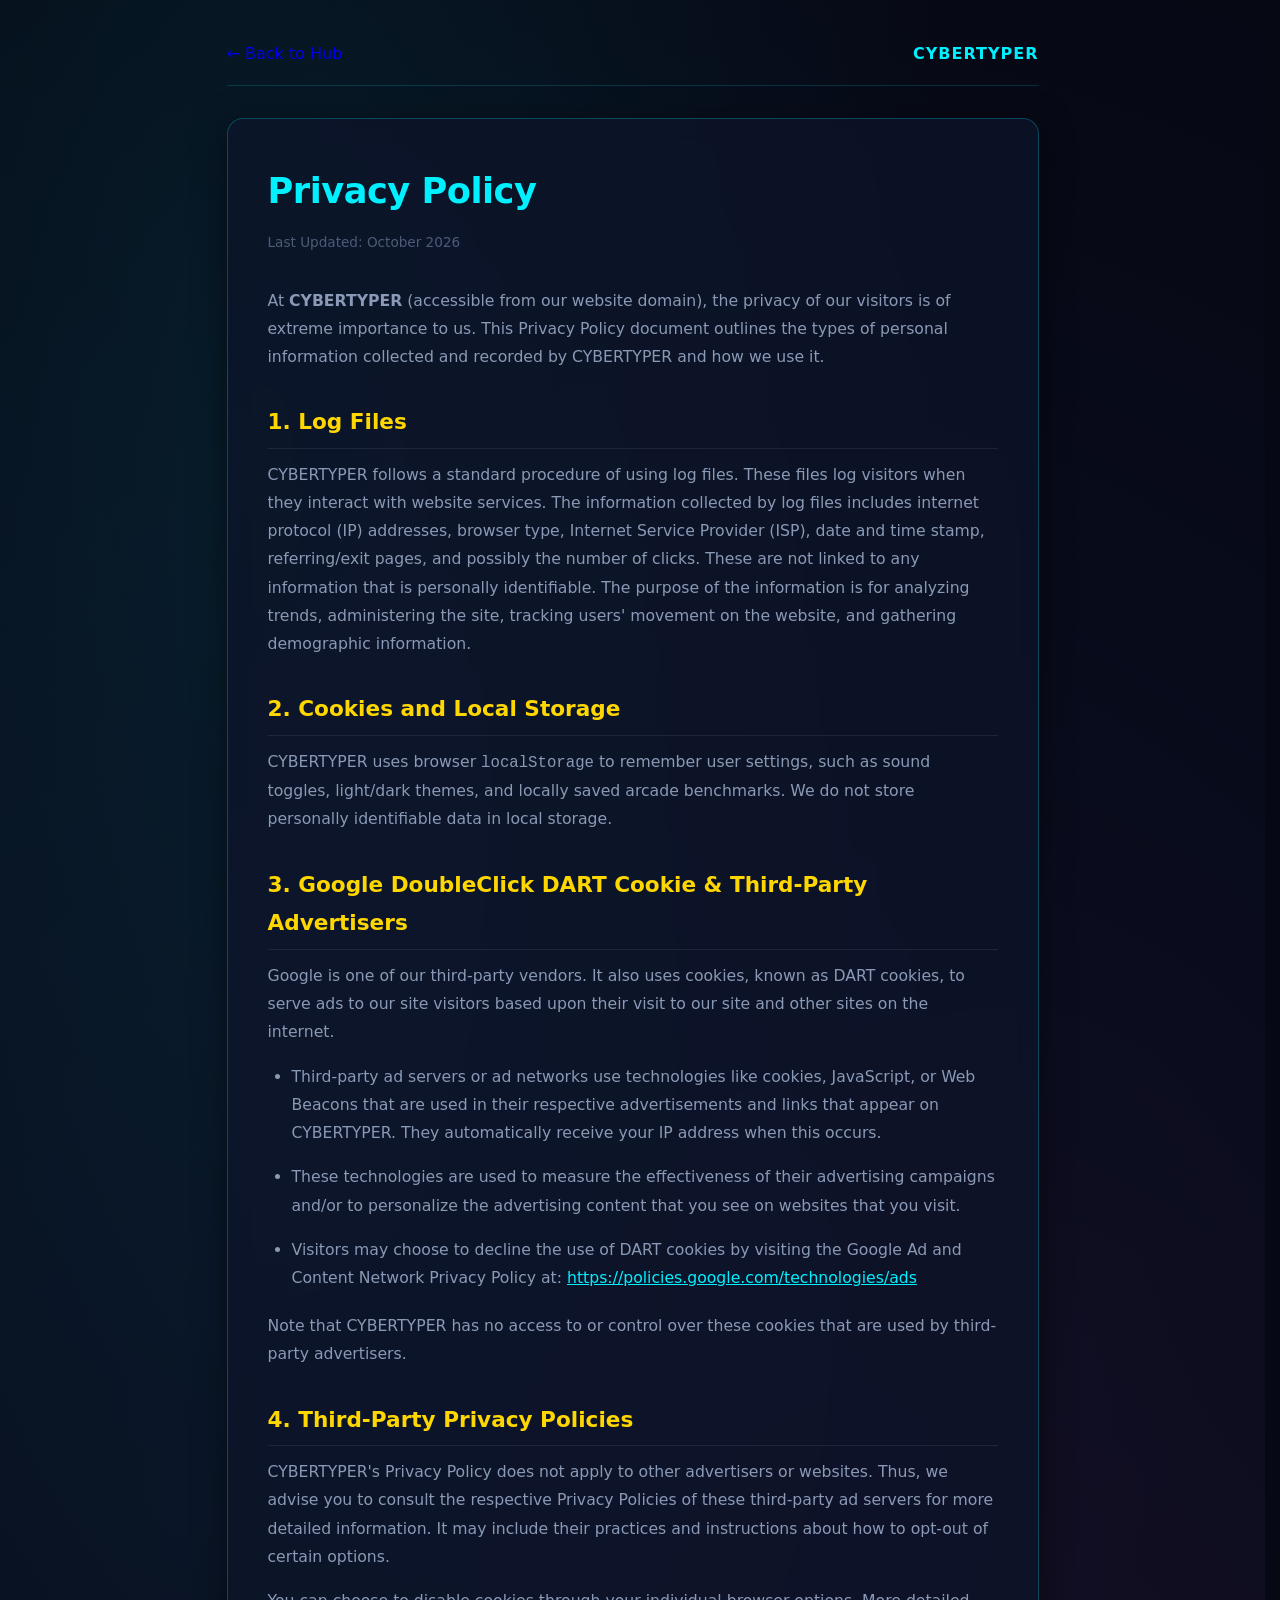
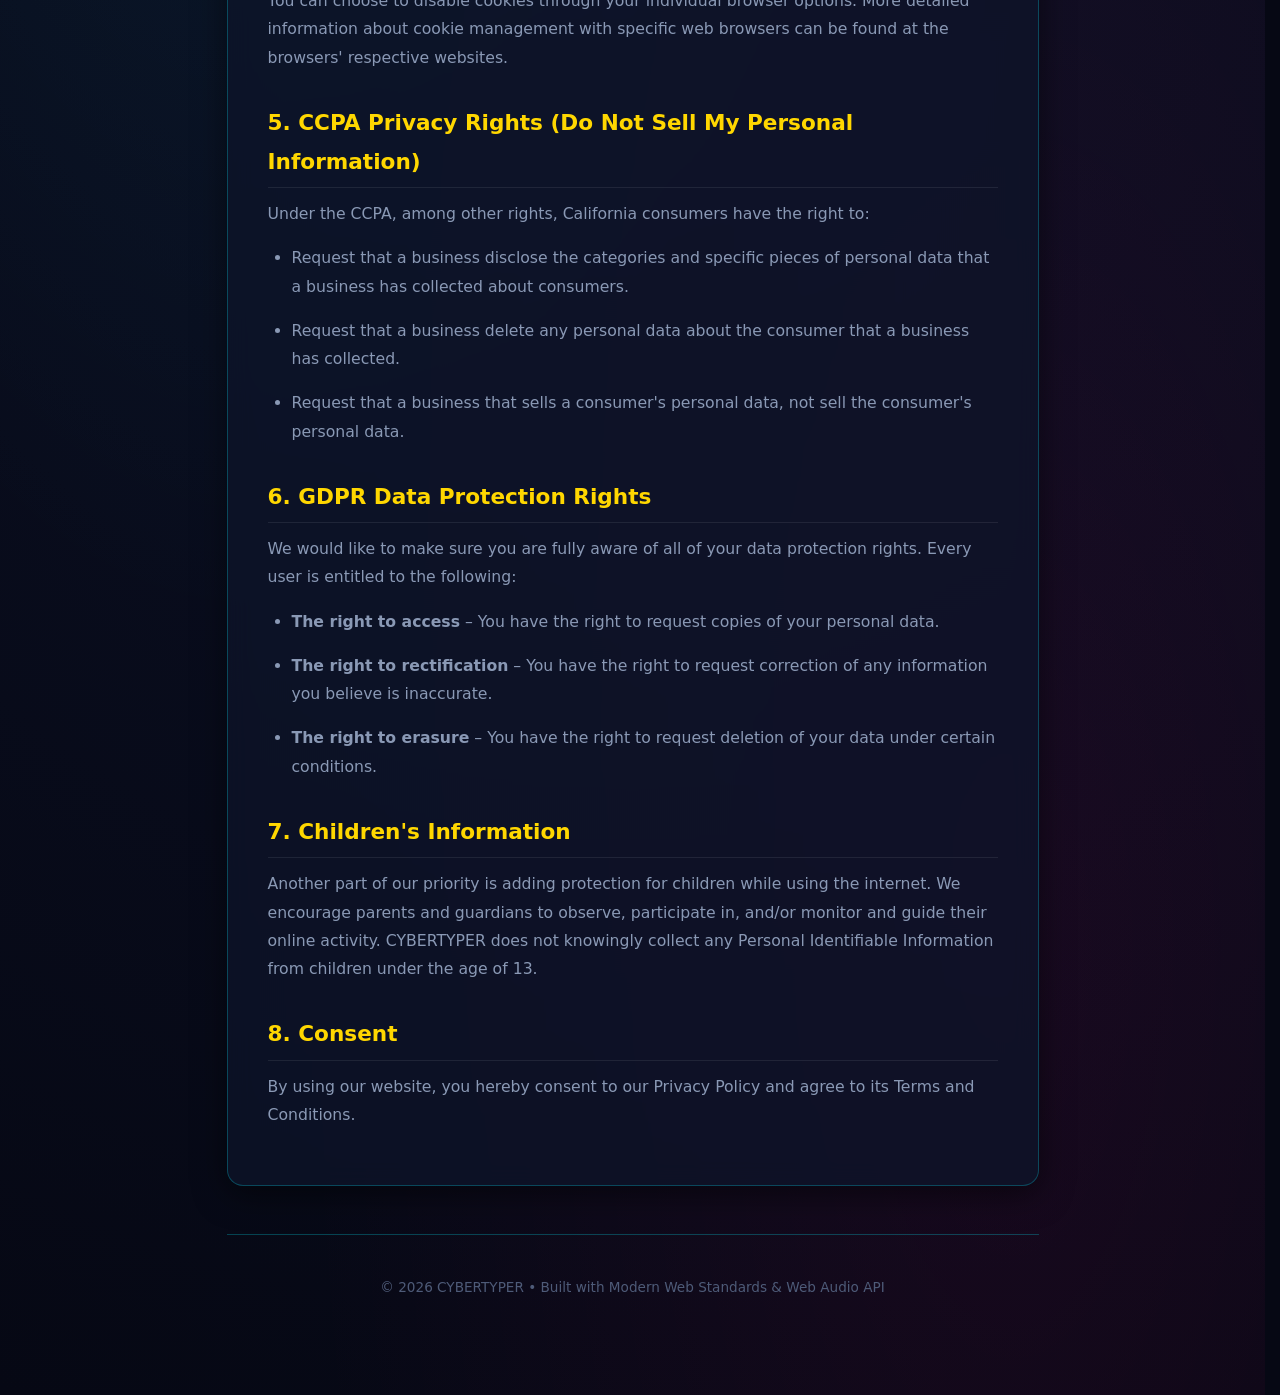
<file: pages/privacy.html>
<!DOCTYPE html>
<html lang="en">
<head>
  <meta charset="UTF-8">
  <meta name="viewport" content="width=device-width, initial-scale=1.0">
  <title>Privacy Policy // CYBERTYPER</title>
  <meta name="description" content="Privacy Policy for CYBERTYPER. Learn how we handle cookies, log files, and user data in compliance with Google AdSense and web standards.">
  <link rel="icon" type="image/svg+xml" href="data:image/svg+xml,<svg xmlns='http://www.w3.org/2000/svg' viewBox='0 0 100 100'><text y='.9em' font-size='90'>⚡</text></svg>">
  <link rel="stylesheet" href="../css/style.css">
  <style>
    .policy-container {
      max-width: 860px;
      margin: 0 auto;
      padding: 2.5rem 1.5rem 4rem;
      color: var(--text-main);
      line-height: 1.8;
    }
    .policy-card {
      background: var(--bg-card);
      border: 1px solid var(--border-neon);
      border-radius: 16px;
      padding: 2.5rem;
      backdrop-filter: blur(12px);
      box-shadow: var(--shadow-box);
    }
    .policy-card h1 {
      font-size: 2.2rem;
      font-weight: 900;
      color: var(--cyan-glow);
      margin-bottom: 0.5rem;
      letter-spacing: -0.5px;
    }
    .policy-card .updated-date {
      color: var(--text-dim);
      font-size: 0.85rem;
      margin-bottom: 2rem;
      display: block;
    }
    .policy-card h2 {
      font-size: 1.35rem;
      font-weight: 700;
      color: var(--gold-glow);
      margin-top: 2rem;
      margin-bottom: 0.75rem;
      border-bottom: 1px solid rgba(255, 255, 255, 0.08);
      padding-bottom: 0.35rem;
    }
    .policy-card p, .policy-card li {
      color: var(--text-muted);
      font-size: 0.98rem;
      margin-bottom: 1rem;
    }
    .policy-card ul {
      padding-left: 1.5rem;
      margin-bottom: 1.25rem;
    }
    .policy-card a {
      color: var(--cyan-glow);
      text-decoration: underline;
    }
  </style>
</head>
<body>
  <div class="policy-container">
    <header class="game-header" style="border-bottom: 1px solid rgba(0, 240, 255, 0.15); margin-bottom: 2rem; display: flex; justify-content: space-between; align-items: center; padding-bottom: 1rem;">
      <a href="../index.html" class="btn-neon" style="text-decoration: none;">← Back to Hub</a>
      <div style="font-weight: 800; color: var(--cyan-glow); letter-spacing: 1px;">CYBERTYPER</div>
    </header>

    <main class="policy-card">
      <h1>Privacy Policy</h1>
      <span class="updated-date">Last Updated: October 2026</span>

      <p>
        At <strong>CYBERTYPER</strong> (accessible from our website domain), the privacy of our visitors is of extreme importance to us. This Privacy Policy document outlines the types of personal information collected and recorded by CYBERTYPER and how we use it.
      </p>

      <h2>1. Log Files</h2>
      <p>
        CYBERTYPER follows a standard procedure of using log files. These files log visitors when they interact with website services. The information collected by log files includes internet protocol (IP) addresses, browser type, Internet Service Provider (ISP), date and time stamp, referring/exit pages, and possibly the number of clicks. These are not linked to any information that is personally identifiable. The purpose of the information is for analyzing trends, administering the site, tracking users' movement on the website, and gathering demographic information.
      </p>

      <h2>2. Cookies and Local Storage</h2>
      <p>
        CYBERTYPER uses browser <code>localStorage</code> to remember user settings, such as sound toggles, light/dark themes, and locally saved arcade benchmarks. We do not store personally identifiable data in local storage.
      </p>

      <h2>3. Google DoubleClick DART Cookie & Third-Party Advertisers</h2>
      <p>
        Google is one of our third-party vendors. It also uses cookies, known as DART cookies, to serve ads to our site visitors based upon their visit to our site and other sites on the internet.
      </p>
      <ul>
        <li>Third-party ad servers or ad networks use technologies like cookies, JavaScript, or Web Beacons that are used in their respective advertisements and links that appear on CYBERTYPER. They automatically receive your IP address when this occurs.</li>
        <li>These technologies are used to measure the effectiveness of their advertising campaigns and/or to personalize the advertising content that you see on websites that you visit.</li>
        <li>Visitors may choose to decline the use of DART cookies by visiting the Google Ad and Content Network Privacy Policy at: <a href="https://policies.google.com/technologies/ads" target="_blank" rel="noopener noreferrer">https://policies.google.com/technologies/ads</a></li>
      </ul>
      <p>
        Note that CYBERTYPER has no access to or control over these cookies that are used by third-party advertisers.
      </p>

      <h2>4. Third-Party Privacy Policies</h2>
      <p>
        CYBERTYPER's Privacy Policy does not apply to other advertisers or websites. Thus, we advise you to consult the respective Privacy Policies of these third-party ad servers for more detailed information. It may include their practices and instructions about how to opt-out of certain options.
      </p>
      <p>
        You can choose to disable cookies through your individual browser options. More detailed information about cookie management with specific web browsers can be found at the browsers' respective websites.
      </p>

      <h2>5. CCPA Privacy Rights (Do Not Sell My Personal Information)</h2>
      <p>Under the CCPA, among other rights, California consumers have the right to:</p>
      <ul>
        <li>Request that a business disclose the categories and specific pieces of personal data that a business has collected about consumers.</li>
        <li>Request that a business delete any personal data about the consumer that a business has collected.</li>
        <li>Request that a business that sells a consumer's personal data, not sell the consumer's personal data.</li>
      </ul>

      <h2>6. GDPR Data Protection Rights</h2>
      <p>We would like to make sure you are fully aware of all of your data protection rights. Every user is entitled to the following:</p>
      <ul>
        <li><strong>The right to access</strong> – You have the right to request copies of your personal data.</li>
        <li><strong>The right to rectification</strong> – You have the right to request correction of any information you believe is inaccurate.</li>
        <li><strong>The right to erasure</strong> – You have the right to request deletion of your data under certain conditions.</li>
      </ul>

      <h2>7. Children's Information</h2>
      <p>
        Another part of our priority is adding protection for children while using the internet. We encourage parents and guardians to observe, participate in, and/or monitor and guide their online activity. CYBERTYPER does not knowingly collect any Personal Identifiable Information from children under the age of 13.
      </p>

      <h2>8. Consent</h2>
      <p>
        By using our website, you hereby consent to our Privacy Policy and agree to its Terms and Conditions.
      </p>
    </main>

    <footer class="site-footer" style="text-align: center; margin-top: 3rem; color: var(--text-dim); font-size: 0.85rem;">
      <div>© 2026 CYBERTYPER • Built with Modern Web Standards & Web Audio API</div>
    </footer>
  </div>
</body>
</html>
</file>
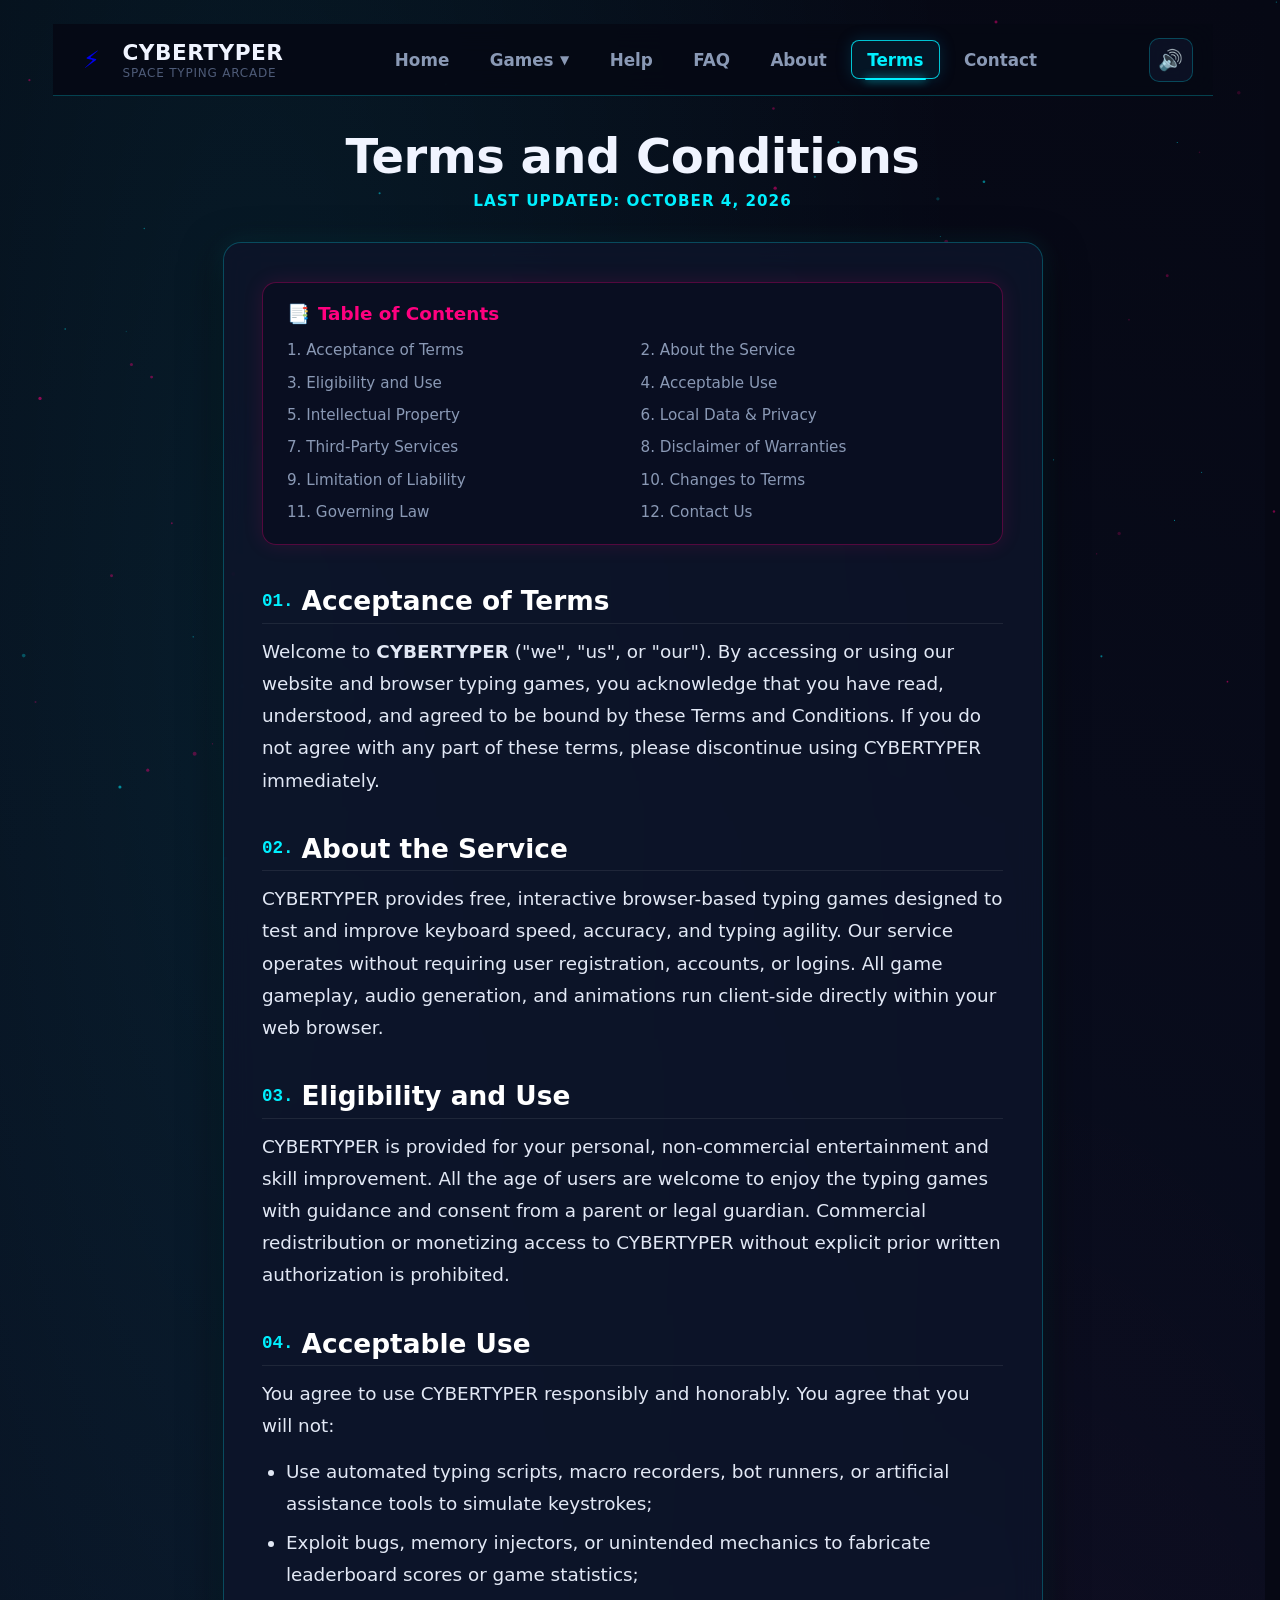
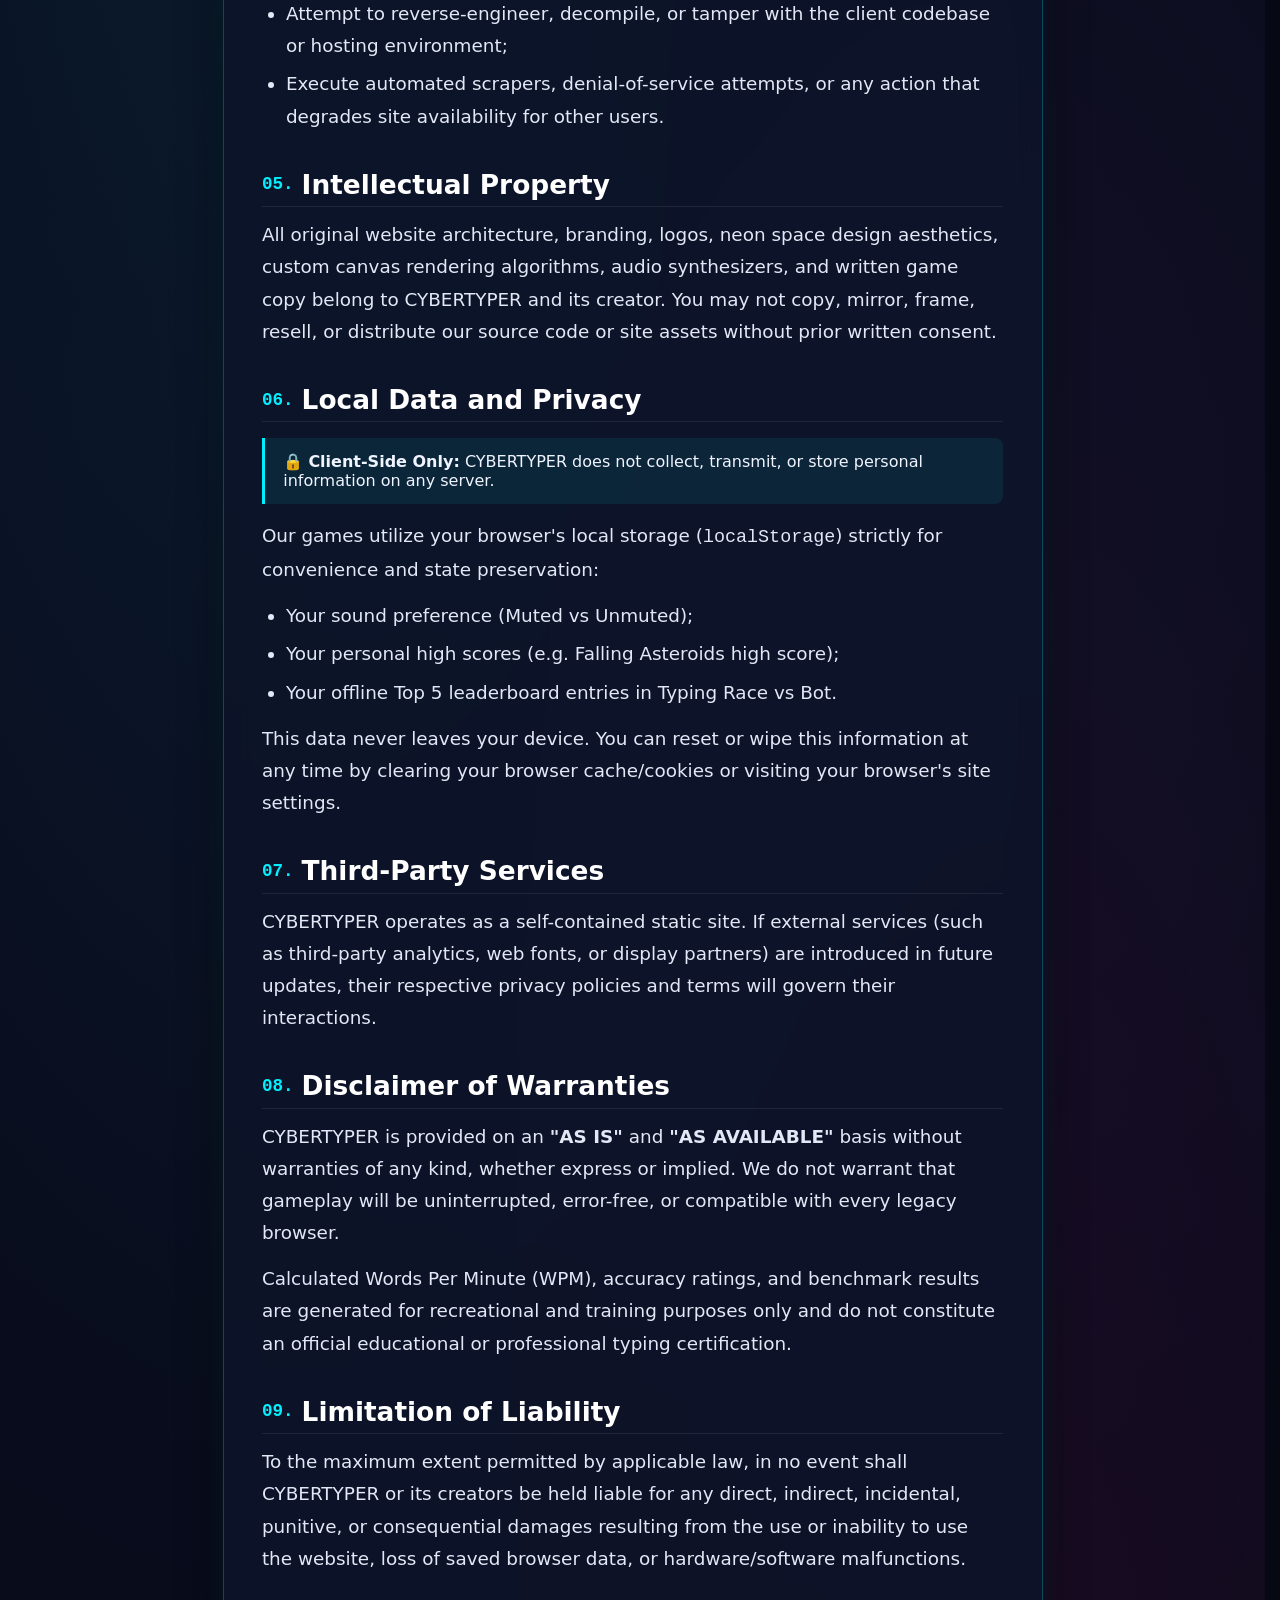
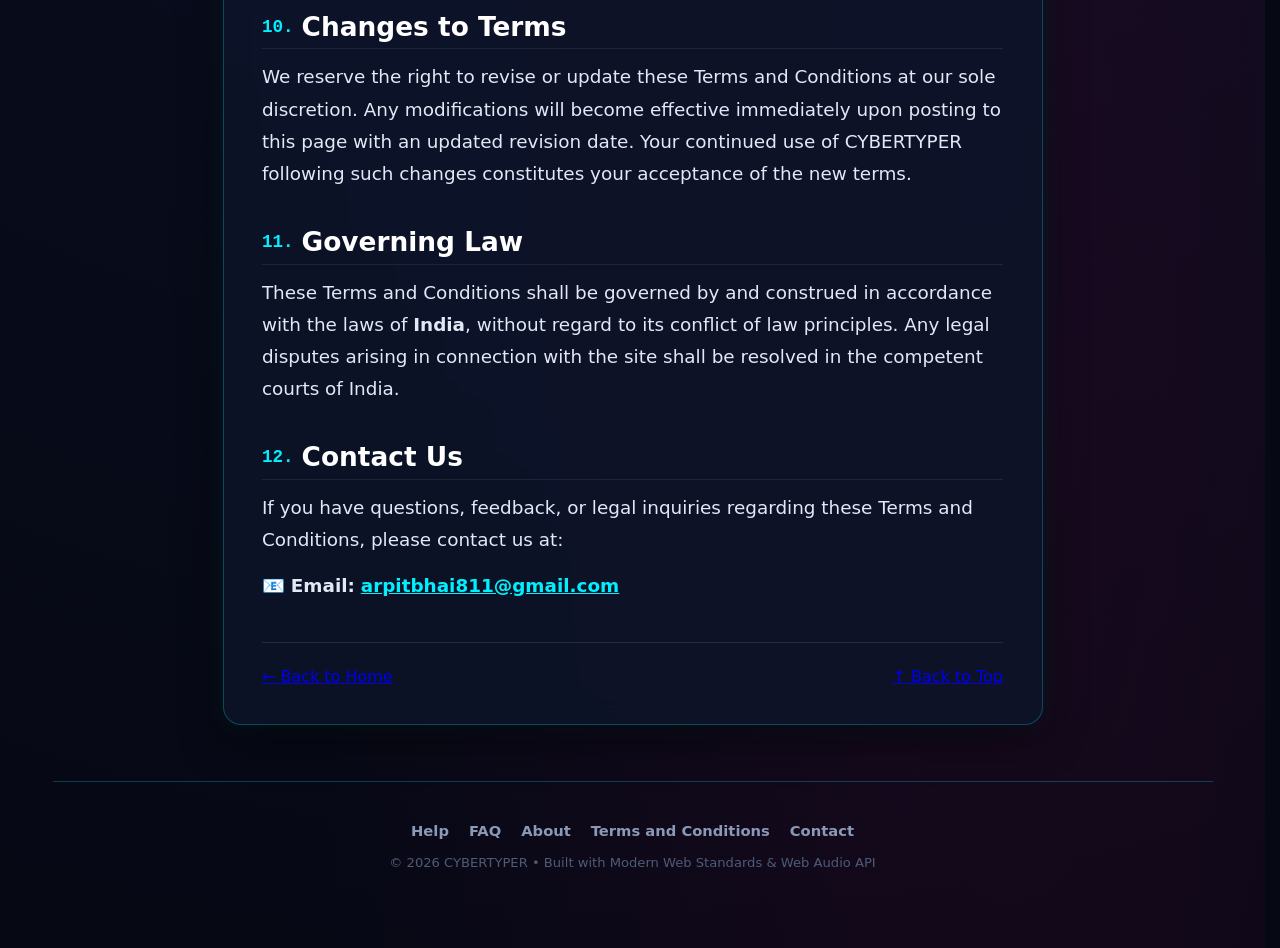
<file: pages/terms.html>
<!DOCTYPE html>
<html lang="en">
<head>
  <meta charset="UTF-8">
  <meta name="viewport" content="width=device-width, initial-scale=1.0">
  <title>Terms and Conditions // CYBERTYPER</title>
  <meta name="description" content="Terms and Conditions of CYBERTYPER - Free space-themed browser typing arcade games.">
  <link rel="stylesheet" href="../css/style.css">
  <style>
    /* Content Page Layout */
    .content-wrapper {
      max-width: 820px;
      margin: 0 auto 3.5rem;
      position: relative;
      z-index: 1;
    }

    .page-hero {
      text-align: center;
      margin-bottom: 2rem;
    }

    .page-hero h1 {
      font-size: clamp(2.2rem, 4.5vw, 3rem);
      font-weight: 900;
      letter-spacing: -0.5px;
      margin-bottom: 0.5rem;
    }

    .last-updated {
      font-size: 0.95rem;
      color: var(--cyan-glow);
      font-weight: 600;
      letter-spacing: 1px;
      text-transform: uppercase;
    }

    /* Glass Card Container */
    .legal-card {
      background: rgba(14, 20, 42, 0.85);
      border: 1px solid rgba(0, 240, 255, 0.25);
      border-radius: 18px;
      padding: clamp(1.5rem, 3vw, 2.5rem);
      box-shadow: 0 12px 40px rgba(0, 0, 0, 0.6), 0 0 25px rgba(0, 240, 255, 0.1);
      backdrop-filter: blur(14px);
      -webkit-backdrop-filter: blur(14px);
    }

    /* Sticky Table of Contents */
    .toc-card {
      background: rgba(10, 15, 34, 0.92);
      border: 1px solid rgba(255, 0, 127, 0.3);
      border-radius: 14px;
      padding: 1.25rem 1.5rem;
      margin-bottom: 2.5rem;
      box-shadow: 0 0 20px rgba(255, 0, 127, 0.12);
    }

    .toc-title {
      font-size: 1.15rem;
      font-weight: 800;
      color: var(--magenta-glow);
      margin-bottom: 0.85rem;
      display: flex;
      align-items: center;
      gap: 0.5rem;
    }

    .toc-list {
      display: grid;
      grid-template-columns: repeat(auto-fit, minmax(220px, 1fr));
      gap: 0.5rem 1rem;
      list-style: none;
      padding: 0;
      margin: 0;
    }

    .toc-list a {
      color: var(--text-muted);
      text-decoration: none;
      font-size: 0.95rem;
      transition: var(--transition-smooth);
      display: inline-block;
      padding: 0.2rem 0;
    }

    .toc-list a:hover {
      color: var(--cyan-glow);
      transform: translateX(4px);
    }

    /* Content Typography */
    .legal-section {
      margin-bottom: 2.25rem;
      scroll-margin-top: 100px;
    }

    .legal-section:last-child {
      margin-bottom: 0;
    }

    .legal-section h2 {
      font-size: clamp(1.3rem, 2.5vw, 1.65rem);
      font-weight: 800;
      color: #ffffff;
      margin-bottom: 0.75rem;
      display: flex;
      align-items: center;
      gap: 0.5rem;
      border-bottom: 1px solid rgba(255, 255, 255, 0.08);
      padding-bottom: 0.4rem;
    }

    .section-num {
      color: var(--cyan-glow);
      font-size: 1.1rem;
      font-family: var(--font-mono);
    }

    .legal-section p, .legal-section li {
      font-size: clamp(1.05rem, 1.5vw, 1.15rem);
      line-height: 1.75;
      color: #e2e8f5;
      margin-bottom: 0.85rem;
    }

    .legal-section ul {
      padding-left: 1.5rem;
      margin-bottom: 0.85rem;
    }

    .legal-section li {
      margin-bottom: 0.4rem;
    }

    .legal-highlight {
      background: rgba(0, 240, 255, 0.08);
      border-left: 3px solid var(--cyan-glow);
      padding: 0.85rem 1.15rem;
      border-radius: 0 8px 8px 0;
      margin: 1rem 0;
      font-size: 1rem;
      color: var(--text-main);
    }

    /* Floating / In-page Action Buttons */
    .page-actions-bar {
      display: flex;
      justify-content: space-between;
      align-items: center;
      margin-top: 2.5rem;
      padding-top: 1.5rem;
      border-top: 1px solid rgba(255, 255, 255, 0.1);
      flex-wrap: wrap;
      gap: 1rem;
    }

    html {
      scroll-behavior: smooth;
    }
  </style>
</head>
<body>
  <!-- Canvas Starfield -->
  <canvas id="starsCanvas" class="stars-bg"></canvas>

  <div class="container">
    <!-- Header -->
    <header class="site-header">
      <a href="../index.html" class="brand-wrapper">
        <div class="brand-icon">⚡</div>
        <div>
          <div class="brand-title">CYBERTYPER</div>
          <div class="brand-subtitle">Space Typing Arcade</div>
        </div>
      </a>

      <!-- Navigation Menu -->
      <nav id="cyberMainNav" class="cyber-nav" aria-label="Main Navigation">
        <div class="cyber-nav-item">
          <a href="../index.html" class="cyber-nav-link">Home</a>
        </div>
        <div class="cyber-nav-item cyber-dropdown" id="cyberGamesDropdown">
          <button class="cyber-nav-link" id="cyberGamesTrigger" aria-expanded="false" aria-haspopup="true">
            Games <span class="dropdown-arrow">▼</span>
          </button>
          <ul class="cyber-dropdown-menu" aria-label="Games Submenu">
            <li class="cyber-dropdown-item"><a href="../games/speed-test.html" class="cyber-dropdown-link">⚡ Speed Typing Test</a></li>
            <li class="cyber-dropdown-item"><a href="../games/falling-words.html" class="cyber-dropdown-link">🌧️ Falling Words</a></li>
            <li class="cyber-dropdown-item"><a href="../games/typing-race.html" class="cyber-dropdown-link">🏎️ Typing Race vs Bot</a></li>
            <li class="cyber-dropdown-item"><a href="../games/asteroid-game.html" class="cyber-dropdown-link">☄️ Falling Asteroids</a></li>
          </ul>
        </div>
        <div class="cyber-nav-item">
          <a href="help.html" class="cyber-nav-link">Help</a>
        </div>
        <div class="cyber-nav-item">
          <a href="faq.html" class="cyber-nav-link">FAQ</a>
        </div>
        <div class="cyber-nav-item">
          <a href="about.html" class="cyber-nav-link">About</a>
        </div>
        <div class="cyber-nav-item">
          <a href="terms.html" class="cyber-nav-link active" aria-current="page">Terms</a>
        </div>
        <div class="cyber-nav-item">
          <a href="contact.html" class="cyber-nav-link">Contact</a>
        </div>
      </nav>

      <!-- Actions: Sound + Hamburger -->
      <div class="header-actions">
        <button id="soundToggle" class="sound-toggle-btn" aria-label="Toggle Sound" title="Sound Mute/Unmute">
          <span id="soundIcon">🔊</span>
        </button>
        <button id="cyberNavToggle" class="cyber-hamburger" aria-label="Toggle Menu" aria-expanded="false" aria-controls="cyberMainNav">
          <span></span>
          <span></span>
          <span></span>
        </button>
      </div>
    </header>

    <!-- Main Content -->
    <main class="content-wrapper" id="top">
      <div class="page-hero">
        <h1>Terms and <span class="glow-cyan">Conditions</span></h1>
        <div class="last-updated">Last updated: October 4, 2026</div>
      </div>

      <div class="legal-card">
        <!-- Table of Contents -->
        <nav class="toc-card" aria-label="Table of Contents">
          <div class="toc-title"><span>📑</span> Table of Contents</div>
          <ul class="toc-list">
            <li><a href="#acceptance">1. Acceptance of Terms</a></li>
            <li><a href="#service">2. About the Service</a></li>
            <li><a href="#eligibility">3. Eligibility and Use</a></li>
            <li><a href="#acceptable-use">4. Acceptable Use</a></li>
            <li><a href="#ip">5. Intellectual Property</a></li>
            <li><a href="#data">6. Local Data & Privacy</a></li>
            <li><a href="#third-party">7. Third-Party Services</a></li>
            <li><a href="#disclaimer">8. Disclaimer of Warranties</a></li>
            <li><a href="#liability">9. Limitation of Liability</a></li>
            <li><a href="#changes">10. Changes to Terms</a></li>
            <li><a href="#governing-law">11. Governing Law</a></li>
            <li><a href="#contact">12. Contact Us</a></li>
          </ul>
        </nav>

        <!-- Sections -->
        <section class="legal-section" id="acceptance">
          <h2><span class="section-num">01.</span> Acceptance of Terms</h2>
          <p>
            Welcome to <strong>CYBERTYPER</strong> ("we", "us", or "our"). By accessing or using our website and browser typing games, you acknowledge that you have read, understood, and agreed to be bound by these Terms and Conditions. If you do not agree with any part of these terms, please discontinue using CYBERTYPER immediately.
          </p>
        </section>

        <section class="legal-section" id="service">
          <h2><span class="section-num">02.</span> About the Service</h2>
          <p>
            CYBERTYPER provides free, interactive browser-based typing games designed to test and improve keyboard speed, accuracy, and typing agility. Our service operates without requiring user registration, accounts, or logins. All game gameplay, audio generation, and animations run client-side directly within your web browser.
          </p>
        </section>

        <section class="legal-section" id="eligibility">
          <h2><span class="section-num">03.</span> Eligibility and Use</h2>
          <p>
            CYBERTYPER is provided for your personal, non-commercial entertainment and skill improvement. All the age of users are welcome to enjoy the typing games with guidance and consent from a parent or legal guardian. Commercial redistribution or monetizing access to CYBERTYPER without explicit prior written authorization is prohibited.
          </p>
        </section>

        <section class="legal-section" id="acceptable-use">
          <h2><span class="section-num">04.</span> Acceptable Use</h2>
          <p>You agree to use CYBERTYPER responsibly and honorably. You agree that you will not:</p>
          <ul>
            <li>Use automated typing scripts, macro recorders, bot runners, or artificial assistance tools to simulate keystrokes;</li>
            <li>Exploit bugs, memory injectors, or unintended mechanics to fabricate leaderboard scores or game statistics;</li>
            <li>Attempt to reverse-engineer, decompile, or tamper with the client codebase or hosting environment;</li>
            <li>Execute automated scrapers, denial-of-service attempts, or any action that degrades site availability for other users.</li>
          </ul>
        </section>

        <section class="legal-section" id="ip">
          <h2><span class="section-num">05.</span> Intellectual Property</h2>
          <p>
            All original website architecture, branding, logos, neon space design aesthetics, custom canvas rendering algorithms, audio synthesizers, and written game copy belong to CYBERTYPER and its creator. You may not copy, mirror, frame, resell, or distribute our source code or site assets without prior written consent.
          </p>
        </section>

        <section class="legal-section" id="data">
          <h2><span class="section-num">06.</span> Local Data and Privacy</h2>
          <div class="legal-highlight">
            🔒 <strong>Client-Side Only:</strong> CYBERTYPER does not collect, transmit, or store personal information on any server.
          </div>
          <p>
            Our games utilize your browser's local storage (<code>localStorage</code>) strictly for convenience and state preservation:
          </p>
          <ul>
            <li>Your sound preference (Muted vs Unmuted);</li>
            <li>Your personal high scores (e.g. Falling Asteroids high score);</li>
            <li>Your offline Top 5 leaderboard entries in Typing Race vs Bot.</li>
          </ul>
          <p>
            This data never leaves your device. You can reset or wipe this information at any time by clearing your browser cache/cookies or visiting your browser's site settings.
          </p>
        </section>

        <section class="legal-section" id="third-party">
          <h2><span class="section-num">07.</span> Third-Party Services</h2>
          <p>
            CYBERTYPER operates as a self-contained static site. If external services (such as third-party analytics, web fonts, or display partners) are introduced in future updates, their respective privacy policies and terms will govern their interactions.
          </p>
        </section>

        <section class="legal-section" id="disclaimer">
          <h2><span class="section-num">08.</span> Disclaimer of Warranties</h2>
          <p>
            CYBERTYPER is provided on an <strong>"AS IS"</strong> and <strong>"AS AVAILABLE"</strong> basis without warranties of any kind, whether express or implied. We do not warrant that gameplay will be uninterrupted, error-free, or compatible with every legacy browser.
          </p>
          <p>
            Calculated Words Per Minute (WPM), accuracy ratings, and benchmark results are generated for recreational and training purposes only and do not constitute an official educational or professional typing certification.
          </p>
        </section>

        <section class="legal-section" id="liability">
          <h2><span class="section-num">09.</span> Limitation of Liability</h2>
          <p>
            To the maximum extent permitted by applicable law, in no event shall CYBERTYPER or its creators be held liable for any direct, indirect, incidental, punitive, or consequential damages resulting from the use or inability to use the website, loss of saved browser data, or hardware/software malfunctions.
          </p>
        </section>

        <section class="legal-section" id="changes">
          <h2><span class="section-num">10.</span> Changes to Terms</h2>
          <p>
            We reserve the right to revise or update these Terms and Conditions at our sole discretion. Any modifications will become effective immediately upon posting to this page with an updated revision date. Your continued use of CYBERTYPER following such changes constitutes your acceptance of the new terms.
          </p>
        </section>

        <section class="legal-section" id="governing-law">
          <h2><span class="section-num">11.</span> Governing Law</h2>
          <p>
            These Terms and Conditions shall be governed by and construed in accordance with the laws of <strong>India</strong>, without regard to its conflict of law principles. Any legal disputes arising in connection with the site shall be resolved in the competent courts of India.
          </p>
        </section>

        <section class="legal-section" id="contact">
          <h2><span class="section-num">12.</span> Contact Us</h2>
          <p>
            If you have questions, feedback, or legal inquiries regarding these Terms and Conditions, please contact us at:
          </p>
          <p>
            📧 <strong>Email:</strong> <a href="mailto:arpitbhai811@gmail.com" style="color:var(--cyan-glow); font-weight:700;">arpitbhai811@gmail.com</a>
          </p>
        </section>

        <!-- Page Actions -->
        <div class="page-actions-bar">
          <a href="../index.html" class="btn-neon">
            <span>←</span> Back to Home
          </a>
          <a href="#top" class="btn-neon btn-magenta">
            <span>↑</span> Back to Top
          </a>
        </div>
      </div>
    </main>

    <!-- Footer -->
    <footer class="site-footer">
      <ul class="footer-nav">
        <li><a href="help.html">Help</a></li>
        <li><a href="faq.html">FAQ</a></li>
        <li><a href="about.html">About</a></li>
        <li><a href="terms.html">Terms and Conditions</a></li>
        <li><a href="contact.html">Contact</a></li>
      </ul>
      <div class="footer-copy">© 2026 CYBERTYPER • Built with Modern Web Standards & Web Audio API</div>
    </footer>
  </div>

  <script src="../js/nav.js"></script>
  <script>
    // Shared Sound Controller & Starfield
    window.audioCtx = null;
    window.isMuted = localStorage.getItem('typing_site_sound_muted') === 'true';

    const soundToggle = document.getElementById('soundToggle');
    const soundIcon = document.getElementById('soundIcon');

    function updateSoundUI() {
      if (window.isMuted) {
        soundIcon.textContent = '🔇';
        soundToggle.classList.add('muted');
      } else {
        soundIcon.textContent = '🔊';
        soundToggle.classList.remove('muted');
      }
    }
    updateSoundUI();

    function getAudioContext() {
      if (!window.audioCtx) {
        const AudioCtx = window.AudioContext || window.webkitAudioContext;
        if (AudioCtx) window.audioCtx = new AudioCtx();
      }
      if (window.audioCtx && window.audioCtx.state === 'suspended') {
        window.audioCtx.resume();
      }
      return window.audioCtx;
    }

    soundToggle.addEventListener('click', (e) => {
      e.stopPropagation();
      window.isMuted = !window.isMuted;
      localStorage.setItem('typing_site_sound_muted', window.isMuted);
      updateSoundUI();
    });

    // Space Starfield Canvas
    const canvas = document.getElementById('starsCanvas');
    const ctx = canvas.getContext('2d');
    let stars = [];
    const STAR_COUNT = 85;

    function resizeCanvas() {
      canvas.width = window.innerWidth;
      canvas.height = window.innerHeight;
      stars = [];
      for (let i = 0; i < STAR_COUNT; i++) {
        stars.push({
          x: Math.random() * canvas.width,
          y: Math.random() * canvas.height,
          radius: Math.random() * 1.5 + 0.5,
          speed: Math.random() * 0.35 + 0.1,
          color: Math.random() > 0.4 ? '#00f0ff' : '#ff007f',
          alpha: Math.random() * 0.7 + 0.3,
          flicker: Math.random() * 0.02 + 0.01
        });
      }
    }

    function animateStars() {
      ctx.clearRect(0, 0, canvas.width, canvas.height);
      for (let s of stars) {
        s.y += s.speed;
        if (s.y > canvas.height) {
          s.y = 0;
          s.x = Math.random() * canvas.width;
        }
        s.alpha += Math.sin(Date.now() * 0.003 + s.x) * s.flicker;
        const clampedAlpha = Math.max(0.15, Math.min(0.9, s.alpha));
        ctx.beginPath();
        ctx.arc(s.x, s.y, s.radius, 0, Math.PI * 2);
        ctx.fillStyle = s.color;
        ctx.globalAlpha = clampedAlpha;
        ctx.fill();
        ctx.globalAlpha = 1.0;
      }
      requestAnimationFrame(animateStars);
    }

    window.addEventListener('resize', resizeCanvas);
    resizeCanvas();
    animateStars();
  </script>
</body>
</html>
</file>
<file: css/style.css>
/* ==========================================================================
   NEON SPACE TYPING HUB - GLOBAL STYLES (LIGHT & DARK THEME ENABLED)
   ========================================================================== */

/* --------------------------------------------------------------------------
   DESIGN TOKENS & SYSTEM VARIABLES
   -------------------------------------------------------------------------- */
:root {
  /* Surface & Base Colors (Dark Mode Default) */
  --bg-deep: #060814;
  --bg-card: rgba(14, 20, 42, 0.75);
  --bg-card-hover: rgba(22, 32, 68, 0.85);
  --bg-guide: rgba(8, 12, 30, 0.7);
  --header-bg: rgba(6, 8, 20, 0.88);
  --dropdown-bg: rgba(10, 15, 35, 0.96);
  --icon-bg: rgba(0, 0, 0, 0.35);

  /* Neon Glow Accents */
  --cyan-glow: #00f0ff;
  --cyan-dim: #0099aa;
  --magenta-glow: #ff007f;
  --magenta-dim: #aa0055;
  --emerald-glow: #00ff88;
  --gold-glow: #ffd700;
  --danger-glow: #ff3366;

  /* Borders & Dividers */
  --border-neon: rgba(0, 240, 255, 0.25);
  --border-neon-hover: rgba(0, 240, 255, 0.8);
  --border-subtle: rgba(255, 255, 255, 0.08);

  /* Typography Colors */
  --text-main: #f0f4ff;
  --text-muted: #8a99b5;
  --text-dim: #4e5b78;
  --char-pending: #4f5f80;

  /* Fonts */
  --font-main: system-ui, -apple-system, BlinkMacSystemFont, 'Segoe UI', Roboto, sans-serif;
  --font-mono: 'Cascadia Code', 'Fira Code', Consolas, 'Courier New', monospace;

  /* Shadows */
  --shadow-neon-cyan: 0 0 20px rgba(0, 240, 255, 0.35), 0 0 40px rgba(0, 240, 255, 0.15);
  --shadow-neon-magenta: 0 0 20px rgba(255, 0, 127, 0.35), 0 0 40px rgba(255, 0, 127, 0.15);
  --shadow-box: 0 8px 32px rgba(0, 0, 0, 0.5);

  /* Transitions */
  --transition-smooth: all 0.25s cubic-bezier(0.16, 1, 0.3, 1);
  --transition-colors: background-color 0.3s ease, border-color 0.3s ease, color 0.3s ease;
}

[data-theme="light"] {
  --bg-deep: #f2f5fb;
  --bg-card: rgba(255, 255, 255, 0.88);
  --bg-card-hover: rgba(255, 255, 255, 0.98);
  --bg-guide: rgba(240, 245, 255, 0.7);
  --header-bg: rgba(245, 248, 255, 0.92);
  --dropdown-bg: rgba(255, 255, 255, 0.98);
  --icon-bg: rgba(0, 119, 170, 0.08);

  --cyan-glow: #0077aa;
  --cyan-dim: #005577;
  --magenta-glow: #d6006c;
  --magenta-dim: #99004d;
  --emerald-glow: #009955;
  --gold-glow: #c48000;
  --danger-glow: #e61f4d;

  --border-neon: rgba(0, 150, 215, 0.35);
  --border-neon-hover: rgba(0, 150, 215, 0.9);
  --border-subtle: rgba(0, 0, 0, 0.08);

  --text-main: #141b2d;
  --text-muted: #53647f;
  --text-dim: #8493a8;
  --char-pending: #94a3b8;

  --shadow-neon-cyan: 0 0 15px rgba(0, 119, 170, 0.25);
  --shadow-neon-magenta: 0 0 15px rgba(214, 0, 108, 0.25);
  --shadow-box: 0 8px 30px rgba(20, 35, 60, 0.08);
}

/* --------------------------------------------------------------------------
   RESET & FOUNDATIONS
   -------------------------------------------------------------------------- */
*, *::before, *::after {
  box-sizing: border-box;
  margin: 0;
  padding: 0;
  -webkit-tap-highlight-color: transparent;
}

html {
  scrollbar-gutter: stable;
}

body {
  background-color: var(--bg-deep);
  background-image: 
    radial-gradient(ellipse at 20% 15%, rgba(0, 240, 255, 0.08) 0%, transparent 50%),
    radial-gradient(ellipse at 80% 85%, rgba(255, 0, 127, 0.07) 0%, transparent 50%),
    radial-gradient(circle at 50% 50%, rgba(16, 24, 52, 0.5) 0%, var(--bg-deep) 100%);
  color: var(--text-main);
  font-family: var(--font-main);
  min-height: 100vh;
  display: flex;
  flex-direction: column;
  overflow-x: hidden;
  position: relative;
  transition: var(--transition-colors);
}

[data-theme="light"] body {
  background-image: 
    radial-gradient(ellipse at 20% 15%, rgba(0, 119, 170, 0.08) 0%, transparent 50%),
    radial-gradient(ellipse at 80% 85%, rgba(214, 0, 108, 0.06) 0%, transparent 50%),
    radial-gradient(circle at 50% 50%, #e7edf8 0%, var(--bg-deep) 100%);
}

.stars-bg {
  position: fixed;
  inset: 0;
  width: 100%;
  height: 100%;
  pointer-events: none;
  z-index: 0;
  opacity: 0.6;
}

[data-theme="light"] .stars-bg {
  opacity: 0.25;
}

.container {
  width: 100%;
  max-width: 1200px;
  margin: 0 auto;
  padding: 1.5rem 1.25rem 3rem;
  position: relative;
  z-index: 1;
}

/* Arena & Game Canvas Wrapper */
body:has(.canvas-wrap) .container,
.game-container {
  max-width: 780px;
  padding: 1rem 1rem 2.5rem;
}

.canvas-wrap {
  width: 100%;
  max-width: 780px;
  height: 680px;
  margin: 0 auto;
}

/* --------------------------------------------------------------------------
   SITE HEADER & NAVIGATION
   -------------------------------------------------------------------------- */
.site-header {
  position: sticky;
  top: 0;
  z-index: 1000;
  display: flex;
  align-items: center;
  justify-content: space-between;
  min-height: 72px;
  padding: 0.85rem 1.25rem;
  background: var(--header-bg);
  backdrop-filter: blur(14px);
  -webkit-backdrop-filter: blur(14px);
  border-bottom: 1px solid var(--border-neon);
  margin-bottom: 2rem;
}

.brand-wrapper {
  display: flex;
  align-items: center;
  gap: 0.75rem;
  text-decoration: none;
  flex-shrink: 0;
  min-width: 180px;
}

.brand-icon {
  width: 38px;
  height: 38px;
  display: inline-flex;
  align-items: center;
  justify-content: center;
  font-size: 1.5rem;
  flex-shrink: 0;
}

.brand-title {
  font-size: 1.35rem;
  font-weight: 800;
  color: var(--text-main);
  letter-spacing: 0.5px;
  line-height: 1.2;
}

.brand-subtitle {
  font-size: 0.75rem;
  color: var(--text-dim);
  letter-spacing: 0.8px;
  text-transform: uppercase;
}

.cyber-nav {
  display: flex;
  align-items: center;
  gap: 0.5rem;
  list-style: none;
}

.cyber-nav-item {
  position: relative;
}

.cyber-nav-link {
  display: inline-flex;
  align-items: center;
  gap: 0.4rem;
  color: var(--text-muted);
  text-decoration: none;
  font-size: 1.05rem;
  font-weight: 600;
  padding: 0.55rem 0.95rem;
  border-radius: 8px;
  transition: var(--transition-smooth);
  border: 1px solid transparent;
  cursor: pointer;
  background: transparent;
  font-family: inherit;
}

.cyber-nav-link:hover,
.cyber-nav-link:focus-visible {
  color: var(--cyan-glow);
  background: rgba(0, 119, 170, 0.08);
  border-color: var(--border-neon);
  box-shadow: 0 0 12px rgba(0, 119, 170, 0.2);
  outline: none;
}

.cyber-nav-link.active {
  color: var(--cyan-glow);
  border-color: var(--border-neon-hover);
  background: rgba(0, 119, 170, 0.12);
  box-shadow: 0 0 15px rgba(0, 119, 170, 0.25);
  position: relative;
}

.cyber-nav-link.active::after {
  content: '';
  position: absolute;
  bottom: -2px;
  inset-inline: 15%;
  height: 2px;
  background: var(--cyan-glow);
  box-shadow: 0 0 8px var(--cyan-glow);
  border-radius: 2px;
}

/* Dropdown */
.cyber-dropdown {
  position: relative;
}

.cyber-dropdown-menu {
  position: absolute;
  top: calc(100% + 8px);
  left: 0;
  min-width: 240px;
  background: var(--dropdown-bg);
  backdrop-filter: blur(16px);
  -webkit-backdrop-filter: blur(16px);
  border: 1px solid var(--border-neon);
  border-radius: 12px;
  padding: 0.6rem;
  list-style: none;
  opacity: 0;
  visibility: hidden;
  transform: translateY(8px);
  transition: var(--transition-smooth);
  box-shadow: var(--shadow-box);
  z-index: 1050;
}

@media (min-width: 901px) {
  .cyber-dropdown:hover .cyber-dropdown-menu,
  .cyber-dropdown:focus-within .cyber-dropdown-menu,
  .cyber-dropdown.dropdown-open .cyber-dropdown-menu {
    opacity: 1;
    visibility: visible;
    transform: translateY(0);
  }
}

.cyber-dropdown-item {
  margin: 0.15rem 0;
}

.cyber-dropdown-link {
  display: flex;
  align-items: center;
  gap: 0.75rem;
  padding: 0.65rem 0.95rem;
  color: var(--text-main);
  text-decoration: none;
  font-size: 0.95rem;
  font-weight: 600;
  border-radius: 8px;
  transition: var(--transition-smooth);
}

.cyber-dropdown-link:hover,
.cyber-dropdown-link:focus-visible {
  background: rgba(0, 119, 170, 0.12);
  color: var(--cyan-glow);
  transform: translateX(4px);
  outline: none;
}

.dropdown-arrow {
  font-size: 0.75rem;
  transition: transform 0.2s ease;
}

.cyber-dropdown.dropdown-open .dropdown-arrow {
  transform: rotate(180deg);
}

/* Hamburger & Actions */
.cyber-hamburger {
  display: none;
  flex-direction: column;
  justify-content: center;
  align-items: center;
  gap: 5px;
  width: 44px;
  height: 44px;
  background: var(--bg-card);
  border: 1px solid var(--border-neon);
  border-radius: 10px;
  cursor: pointer;
  padding: 8px;
  transition: var(--transition-smooth);
  color: var(--cyan-glow);
}

.cyber-hamburger span {
  display: block;
  width: 22px;
  height: 2px;
  background-color: var(--cyan-glow);
  box-shadow: 0 0 6px var(--cyan-glow);
  transition: var(--transition-smooth);
  border-radius: 2px;
}

.cyber-hamburger.active span:nth-child(1) {
  transform: translateY(7px) rotate(45deg);
}
.cyber-hamburger.active span:nth-child(2) {
  opacity: 0;
}
.cyber-hamburger.active span:nth-child(3) {
  transform: translateY(-7px) rotate(-45deg);
}

.header-actions {
  display: flex;
  align-items: center;
  gap: 0.85rem;
  flex-shrink: 0;
}

.sound-toggle-btn,
.theme-toggle-btn {
  width: 44px;
  height: 44px;
  border-radius: 10px;
  background: var(--bg-card);
  border: 1px solid var(--border-neon);
  color: var(--text-main);
  font-size: 1.25rem;
  cursor: pointer;
  display: inline-flex;
  align-items: center;
  justify-content: center;
  transition: var(--transition-smooth);
  backdrop-filter: blur(10px);
}

.sound-toggle-btn:hover,
.theme-toggle-btn:hover {
  border-color: var(--cyan-glow);
  box-shadow: 0 0 15px rgba(0, 119, 170, 0.35);
  transform: scale(1.05);
}

.sound-toggle-btn.muted {
  border-color: rgba(255, 51, 102, 0.4);
  color: var(--danger-glow);
}

/* --------------------------------------------------------------------------
   HERO SECTION
   -------------------------------------------------------------------------- */
.hero {
  text-align: center;
  margin-bottom: 3.5rem;
  min-height: 210px;
  contain: layout;
}

.hero-badge {
  display: inline-block;
  padding: 0.35rem 0.9rem;
  border-radius: 30px;
  background: rgba(0, 119, 170, 0.1);
  border: 1px solid var(--border-neon);
  color: var(--cyan-glow);
  font-size: 0.8rem;
  font-weight: 700;
  letter-spacing: 1.5px;
  text-transform: uppercase;
  margin-bottom: 1rem;
}

.hero-title {
  font-size: clamp(2rem, 5vw, 3.4rem);
  font-weight: 900;
  line-height: 1.2;
  margin-bottom: 1rem;
  letter-spacing: -0.5px;
  color: var(--text-main);
}

.hero-title .glow-cyan {
  color: var(--cyan-glow);
  text-shadow: 0 0 20px rgba(0, 119, 170, 0.35);
}

.hero-title .glow-pink {
  color: var(--magenta-glow);
  text-shadow: 0 0 20px rgba(214, 0, 108, 0.35);
}

.hero-desc {
  max-width: 640px;
  margin: 0 auto;
  font-size: 1.1rem;
  color: var(--text-muted);
  line-height: 1.6;
}

/* --------------------------------------------------------------------------
   GAMES GRID & CARDS (IMAGE BANNER READY)
   -------------------------------------------------------------------------- */
.games-grid {
  display: grid;
  grid-template-columns: repeat(auto-fit, minmax(270px, 1fr));
  gap: 1.75rem;
  margin-bottom: 3.5rem;
  contain: layout;
}

.game-card {
  position: relative;
  background: var(--bg-card);
  border: 1px solid var(--border-neon);
  border-radius: 16px;
  padding: 0; /* Padding moved to .card-body to allow full-width image header */
  display: flex;
  flex-direction: column;
  justify-content: space-between;
  text-decoration: none;
  color: inherit;
  backdrop-filter: blur(14px);
  -webkit-backdrop-filter: blur(14px);
  box-shadow: var(--shadow-box);
  min-height: 380px; /* Adjusted height for photo inclusion */
  transition: transform 0.28s cubic-bezier(0.2, 0.8, 0.2, 1),
              border-color 0.28s ease,
              box-shadow 0.28s ease;
  overflow: hidden;
}

.game-card::before {
  content: '';
  position: absolute;
  top: 0;
  inset-inline: 0;
  height: 3px;
  background: linear-gradient(90deg, transparent, var(--card-accent, var(--cyan-glow)), transparent);
  opacity: 0;
  transition: opacity 0.3s ease;
  z-index: 3;
}

.game-card:hover,
.game-card:focus-visible {
  transform: translateY(-8px) scale(1.02);
  border-color: var(--card-accent, var(--border-neon-hover));
  box-shadow: var(--shadow-box), 0 0 20px var(--card-glow, rgba(0, 119, 170, 0.25));
  outline: none;
}

.game-card:hover::before,
.game-card:focus-visible::before {
  opacity: 1;
}

/* Image Thumbnail Container */
.card-thumb-wrap {
  position: relative;
  width: 100%;
  height: 180px;
  overflow: hidden;
  background: rgba(0, 0, 0, 0.45);
  border-bottom: 1px solid var(--border-subtle);
}

.card-thumb-img {
  width: 100%;
  height: 100%;
  object-fit: cover;
  object-position: center;
  display: block;
  transition: transform 0.4s ease, filter 0.4s ease;
}

.game-card:hover .card-thumb-img {
  transform: scale(1.08);
  filter: brightness(1.12);
}

/* Badge Tag positioned over the image */
.overlay-tag {
  position: absolute;
  top: 12px;
  right: 12px;
  backdrop-filter: blur(8px);
  -webkit-backdrop-filter: blur(8px);
  background: rgba(6, 8, 20, 0.82);
  z-index: 2;
  box-shadow: 0 4px 12px rgba(0, 0, 0, 0.4);
}

[data-theme="light"] .overlay-tag {
  background: rgba(255, 255, 255, 0.88);
}

/* Card Body Section */
.card-body {
  padding: 1.25rem 1.4rem 0.75rem 1.4rem;
  flex-grow: 1;
  display: flex;
  flex-direction: column;
}

.card-tag {
  font-size: 0.72rem;
  font-weight: 700;
  letter-spacing: 1px;
  text-transform: uppercase;
  padding: 0.3rem 0.65rem;
  border-radius: 6px;
  color: var(--card-accent, var(--cyan-glow));
  border: 1px solid var(--border-neon);
}

.card-title {
  font-size: 1.35rem;
  font-weight: 800;
  margin-bottom: 0.65rem;
  color: var(--text-main);
  letter-spacing: -0.3px;
}

.card-desc {
  font-size: 0.92rem;
  color: var(--text-muted);
  line-height: 1.55;
  margin-bottom: 1rem;
}

.card-footer {
  display: flex;
  align-items: center;
  justify-content: space-between;
  padding: 0.9rem 1.4rem 1.3rem 1.4rem;
  border-top: 1px solid var(--border-subtle);
}

.card-action-text {
  font-size: 0.85rem;
  font-weight: 700;
  color: var(--card-accent, var(--cyan-glow));
  display: flex;
  align-items: center;
  gap: 0.35rem;
  transition: gap 0.2s ease;
}

.game-card:hover .card-action-text {
  gap: 0.65rem;
}

.card-meta {
  font-size: 0.75rem;
  color: var(--text-dim);
}

.game-card.theme-cyan    { --card-accent: var(--cyan-glow);    --card-glow: rgba(0, 119, 170, 0.25); }
.game-card.theme-magenta { --card-accent: var(--magenta-glow); --card-glow: rgba(214, 0, 108, 0.25); }
.game-card.theme-emerald { --card-accent: var(--emerald-glow); --card-glow: rgba(0, 153, 85, 0.25); }
.game-card.theme-gold    { --card-accent: var(--gold-glow);    --card-glow: rgba(196, 128, 0, 0.25); }

/* --------------------------------------------------------------------------
   FEATURES STRIP & EDITORIAL ARTICLE
   -------------------------------------------------------------------------- */
.features-strip {
  display: grid;
  grid-template-columns: repeat(auto-fit, minmax(240px, 1fr));
  gap: 1.25rem;
  margin-top: 2rem;
  padding-top: 2rem;
  border-top: 1px solid var(--border-neon);
}

.feature-box {
  background: var(--bg-card);
  border: 1px solid var(--border-neon);
  border-radius: 12px;
  padding: 1.25rem;
  display: flex;
  align-items: center;
  gap: 1rem;
  min-height: 90px;
}

.feature-icon {
  font-size: 1.75rem;
  flex-shrink: 0;
}

.feature-heading {
  font-size: 0.95rem;
  font-weight: 700;
  color: var(--text-main);
  margin-bottom: 0.25rem;
}

.feature-sub {
  font-size: 0.8rem;
  color: var(--text-muted);
}

/* Editorial Guide */
.content-article-section {
  margin-top: 3.5rem;
  padding: 2.5rem;
  background: var(--bg-card);
  border: 1px solid var(--border-neon);
  border-radius: 16px;
  backdrop-filter: blur(12px);
  -webkit-backdrop-filter: blur(12px);
  box-shadow: var(--shadow-box);
  color: var(--text-main);
  line-height: 1.7;
}

.content-article-section h2 {
  font-size: 1.85rem;
  font-weight: 800;
  color: var(--cyan-glow);
  margin-bottom: 1.25rem;
  letter-spacing: -0.5px;
}

.content-article-section h3 {
  font-size: 1.3rem;
  font-weight: 700;
  color: var(--gold-glow);
  margin-top: 2rem;
  margin-bottom: 0.75rem;
}

.content-article-section p {
  color: var(--text-muted);
  font-size: 1rem;
  margin-bottom: 1.2rem;
}

.content-grid-2 {
  display: grid;
  grid-template-columns: repeat(auto-fit, minmax(280px, 1fr));
  gap: 1.5rem;
  margin: 1.5rem 0;
}

.guide-card {
  background: var(--bg-guide);
  border: 1px solid var(--border-subtle);
  border-radius: 12px;
  padding: 1.25rem;
}

.guide-card h4 {
  font-size: 1.05rem;
  color: var(--emerald-glow);
  margin-bottom: 0.5rem;
}

.guide-card p {
  font-size: 0.92rem;
  margin-bottom: 0;
}

/* --------------------------------------------------------------------------
   SPEED TYPING TEST ARENA & TYPOGRAPHY
   -------------------------------------------------------------------------- */
.typing-arena {
  background: var(--bg-card);
  border: 1px solid var(--border-neon);
  border-radius: 16px;
  padding: 1.5rem 1.75rem;
  position: relative;
  backdrop-filter: blur(12px);
  -webkit-backdrop-filter: blur(12px);
  box-shadow: var(--shadow-box);
  cursor: text;
  margin-bottom: 1.5rem;
  overflow: hidden;
}

.typing-arena.focused {
  border-color: var(--cyan-glow);
  box-shadow: 0 0 25px rgba(0, 240, 255, 0.25);
}

.text-display-wrapper {
  position: relative;
  height: 126px;
  overflow: hidden;
  scroll-behavior: smooth;
}

.text-display {
  position: relative;
  font-family: var(--font-mono);
  font-size: 1.35rem;
  line-height: 42px;
  letter-spacing: 0.5px;
  user-select: none;
  display: flex;
  flex-wrap: wrap;
  align-content: flex-start;
  white-space: normal;
}

.word {
  display: inline-flex;
  margin-right: 0.55rem;
  position: relative;
}

.char {
  display: inline-block;
  position: relative;
  transition: color 0.08s ease;
}

.char.pending {
  color: var(--char-pending);
}

.char.correct {
  color: var(--emerald-glow);
}

.char.wrong {
  color: var(--danger-glow);
  background-color: rgba(255, 51, 102, 0.28);
  text-decoration: underline wavy var(--danger-glow);
}

/* Caret Cursor */
.char.current::before,
.char.current-end::after {
  content: '';
  position: absolute;
  top: 15%;
  bottom: 15%;
  width: 2.5px;
  background: var(--cyan-glow);
  box-shadow: 0 0 8px var(--cyan-glow);
  border-radius: 2px;
  animation: caretBlink 1s steps(2, start) infinite;
}

.char.current::before {
  left: -1px;
}

.char.current-end::after {
  right: -2px;
}

@keyframes caretBlink {
  to {
    visibility: hidden;
  }
}

/* Game Text Fields */
.asteroid-word,
.game-word,
.typing-target,
.word-target,
.typed-text,
input[type="text"].game-input,
.terminal-input,
#gameInput,
#typingInput {
  font-family: var(--font-mono);
  font-weight: 700;
  letter-spacing: 0.5px;
  text-transform: none;
}

/* --------------------------------------------------------------------------
   FOOTER
   -------------------------------------------------------------------------- */
.site-footer {
  margin-top: auto;
  text-align: center;
  padding: 2.5rem 0 2rem;
  border-top: 1px solid var(--border-neon);
  color: var(--text-dim);
  font-size: 0.9rem;
  display: flex;
  flex-direction: column;
  align-items: center;
  gap: 1rem;
}

.footer-nav {
  display: flex;
  flex-wrap: wrap;
  align-items: center;
  justify-content: center;
  gap: 0.75rem 1.25rem;
  list-style: none;
}

.footer-nav a {
  color: var(--text-muted);
  text-decoration: none;
  font-size: 0.92rem;
  font-weight: 600;
  transition: var(--transition-smooth);
}

.footer-nav a:hover,
.footer-nav a:focus-visible {
  color: var(--cyan-glow);
  outline: none;
}

.footer-copy {
  font-size: 0.82rem;
  color: var(--text-dim);
}

/* --------------------------------------------------------------------------
   RESPONSIVE DESIGN & ACCESSIBILITY
   -------------------------------------------------------------------------- */
body.nav-locked {
  overflow: hidden;
}

@media (max-width: 900px) {
  .cyber-hamburger {
    display: flex;
  }

  .cyber-nav {
    position: fixed;
    top: 65px;
    inset-inline: 0;
    bottom: 0;
    background: var(--header-bg);
    backdrop-filter: blur(20px);
    -webkit-backdrop-filter: blur(20px);
    flex-direction: column;
    align-items: stretch;
    padding: 1.5rem 1.25rem 3rem;
    gap: 0.6rem;
    overflow-y: auto;
    opacity: 0;
    visibility: hidden;
    transform: translateY(-10px);
    transition: var(--transition-smooth);
    z-index: 999;
    border-bottom: 2px solid var(--border-neon);
  }

  .cyber-nav.nav-open {
    opacity: 1;
    visibility: visible;
    transform: translateY(0);
  }

  .cyber-nav-item {
    width: 100%;
  }

  .cyber-nav-link {
    width: 100%;
    min-height: 48px;
    font-size: 1.15rem;
    padding: 0.85rem 1.25rem;
    justify-content: space-between;
    background: var(--bg-card);
    border: 1px solid var(--border-neon);
  }

  .cyber-dropdown-menu {
    position: static;
    opacity: 1;
    visibility: visible;
    transform: none;
    box-shadow: none;
    background: var(--dropdown-bg);
    border: 1px solid var(--border-neon);
    margin-top: 0.5rem;
    margin-left: 0.75rem;
    display: none;
  }

  .cyber-dropdown.dropdown-open .cyber-dropdown-menu {
    display: block;
  }

  .cyber-dropdown-link {
    min-height: 44px;
    font-size: 1.02rem;
    padding: 0.75rem 1rem;
  }
}

@media (max-width: 768px) {
  .site-header {
    min-height: 60px;
    padding: 0.75rem 1rem;
    margin-bottom: 1.5rem;
  }

  .brand-title {
    font-size: 1.25rem;
  }

  .brand-subtitle {
    display: none;
  }

  .hero {
    min-height: 180px;
  }

  .hero-title {
    font-size: 2.1rem;
  }

  .games-grid {
    grid-template-columns: 1fr;
    gap: 1.25rem;
  }

  .card-thumb-wrap {
    height: 160px;
  }

  .canvas-wrap {
    height: 540px;
  }

  .content-article-section {
    padding: 1.5rem;
  }
}

/* Reduced Motion Safety */
@media (prefers-reduced-motion: reduce) {
  *, *::before, *::after {
    animation-duration: 0.01ms !important;
    animation-iteration-count: 1 !important;
    transition-duration: 0.01ms !important;
    scroll-behavior: auto !important;
  }

  .stars-bg {
    display: none;
  }

  .game-card:hover {
    transform: none;
  }

  .game-card:hover .card-thumb-img {
    transform: none;
  }
}
</file>
